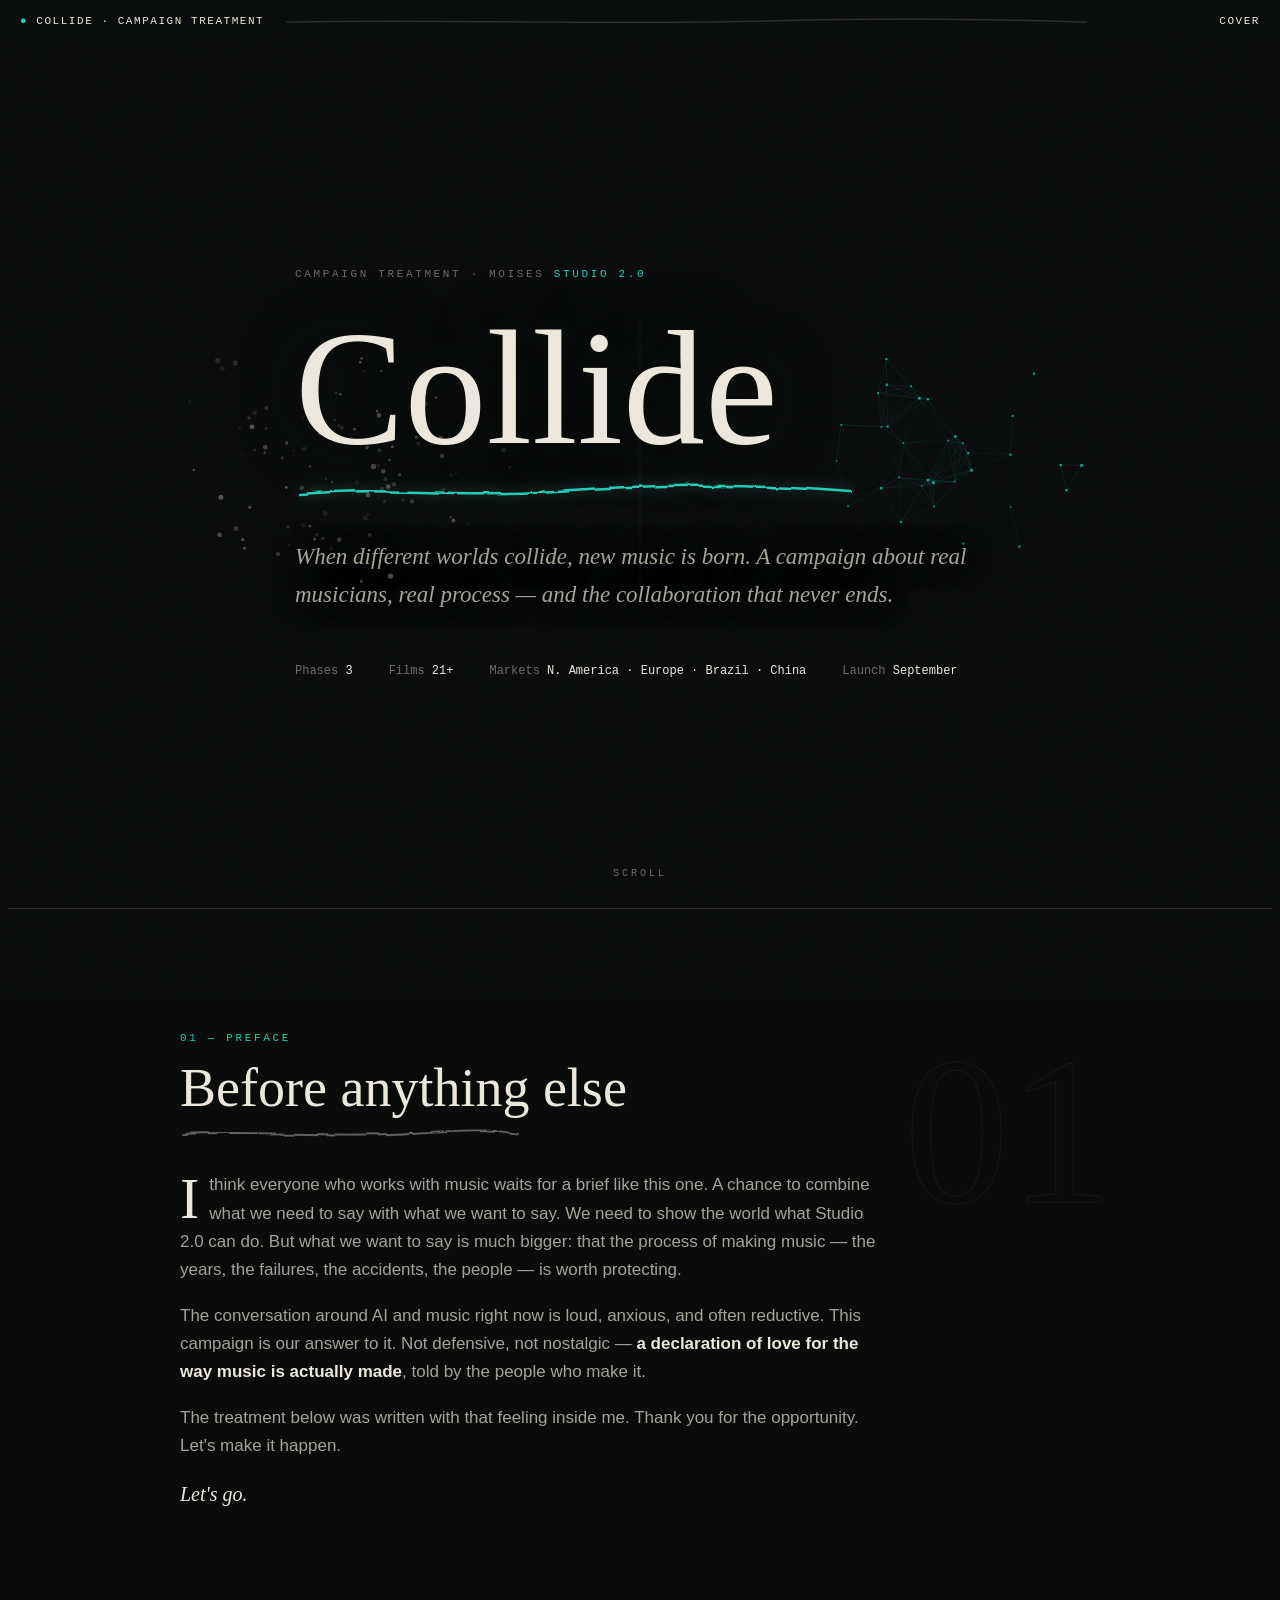
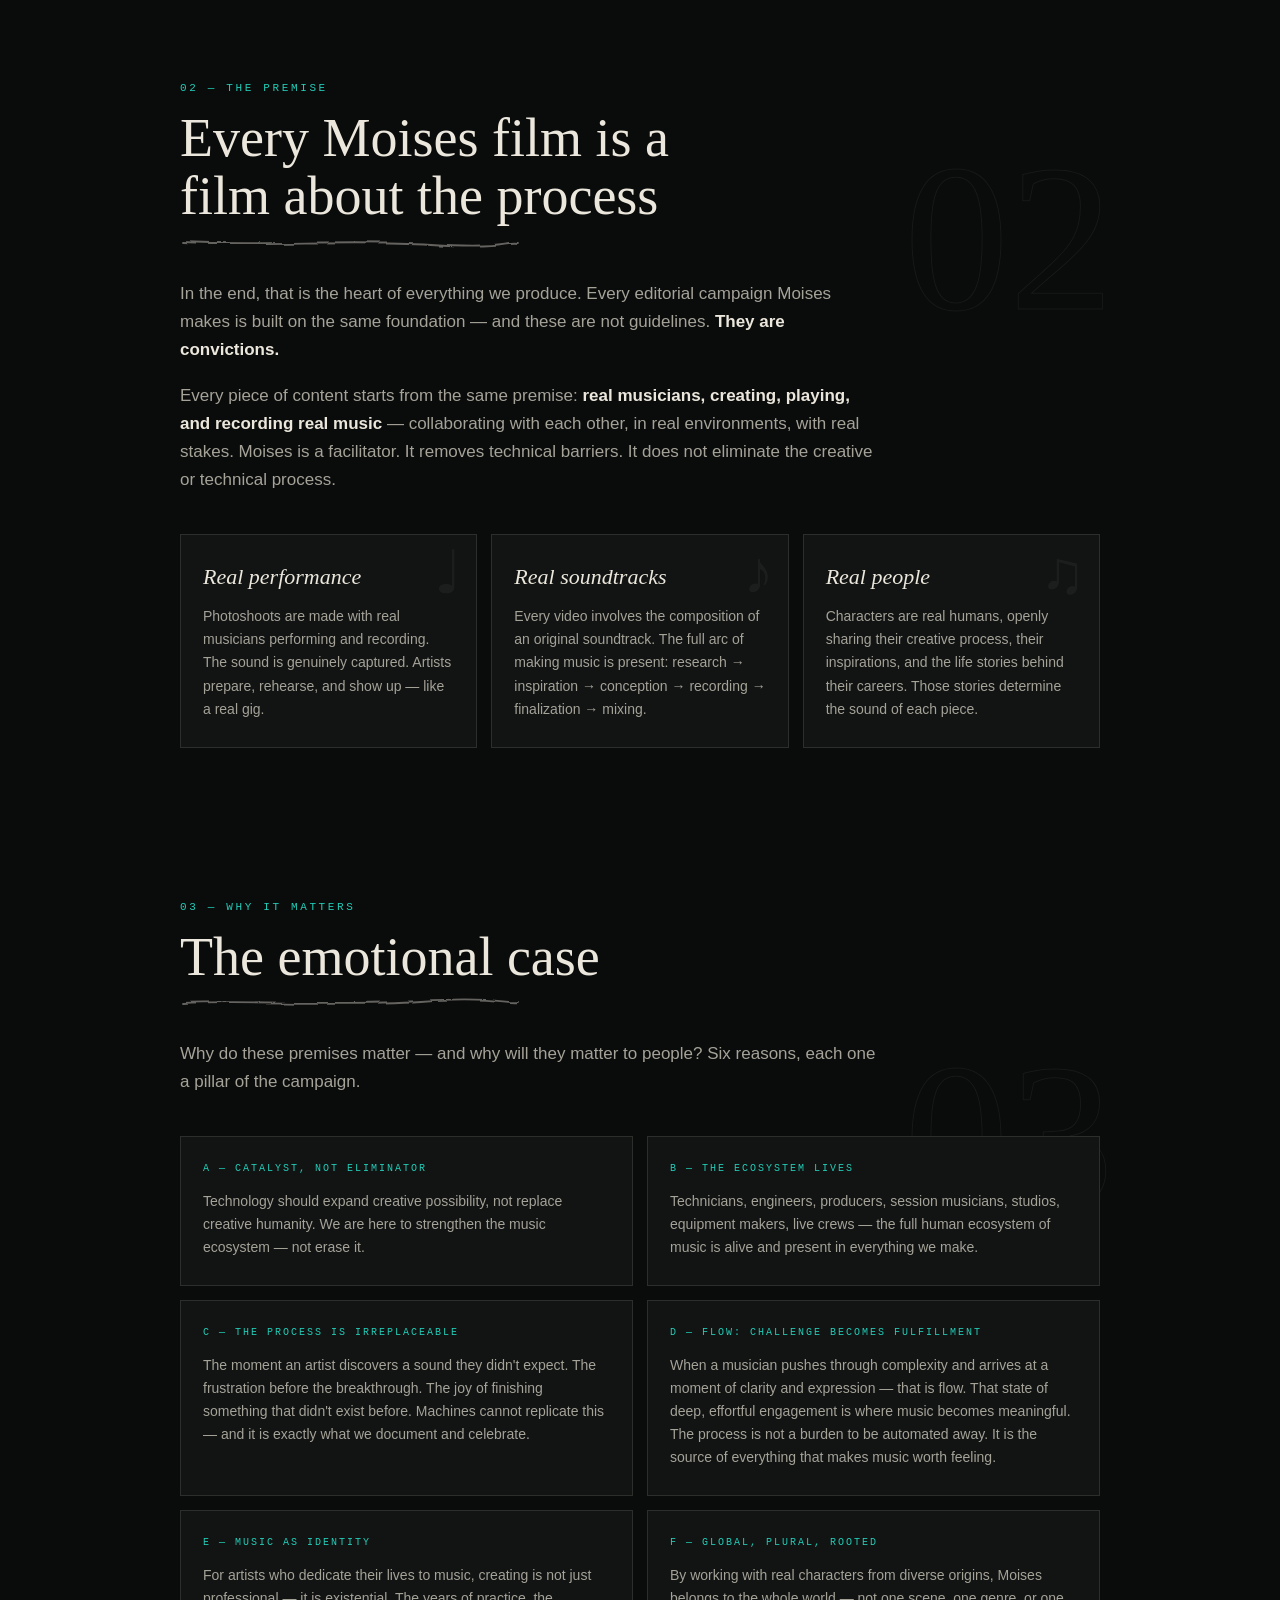
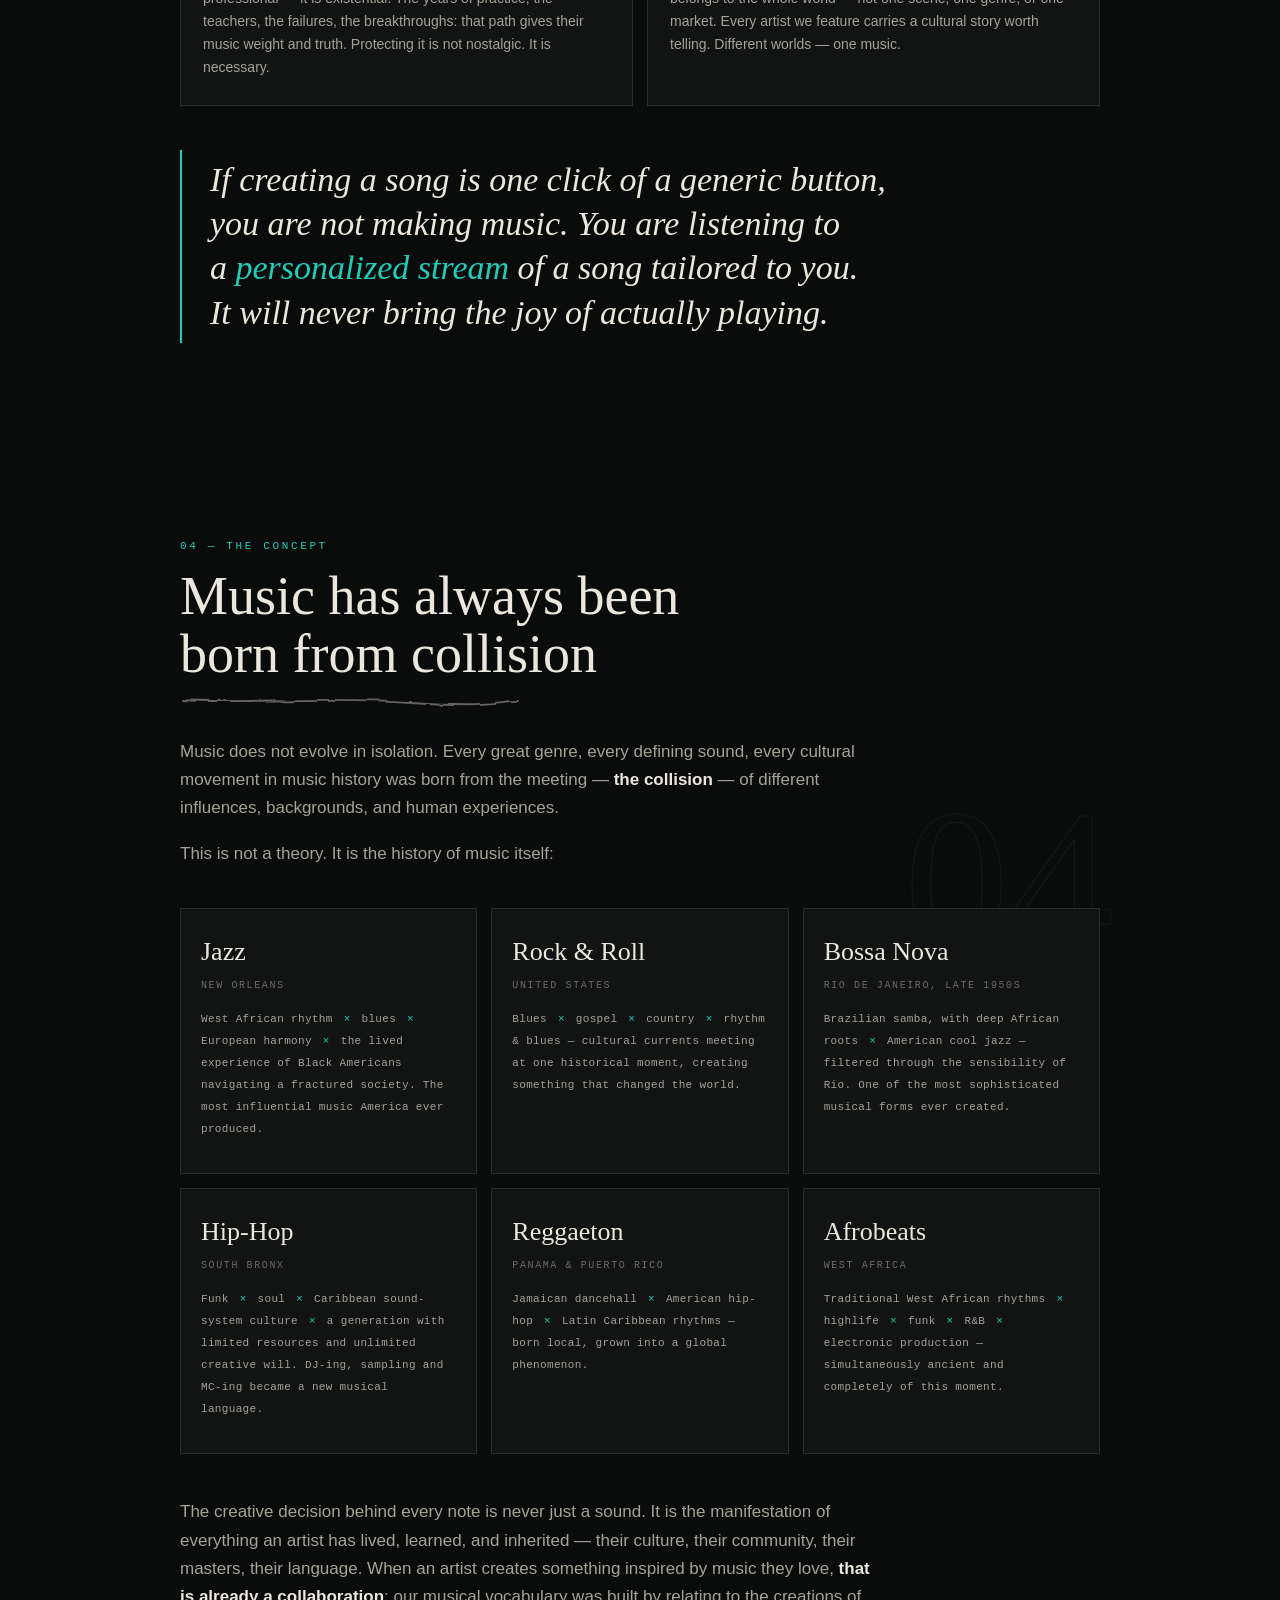
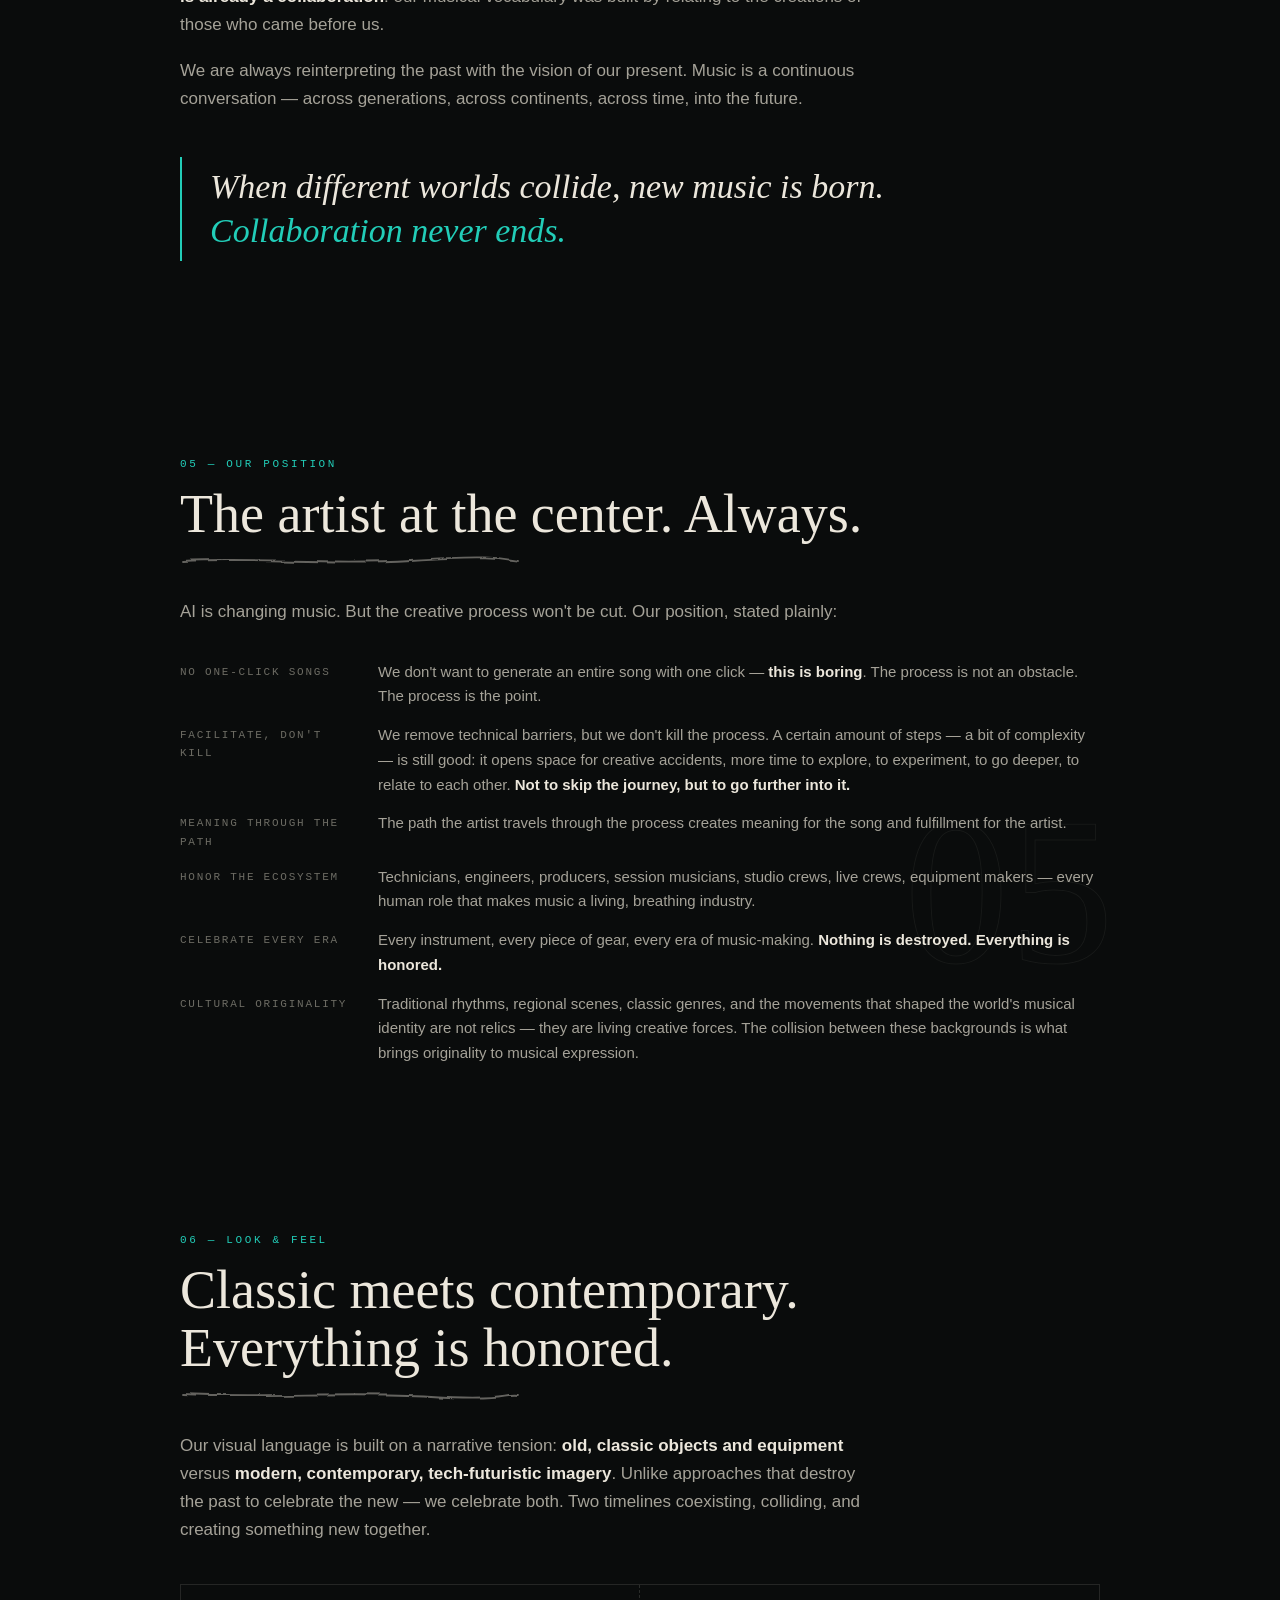
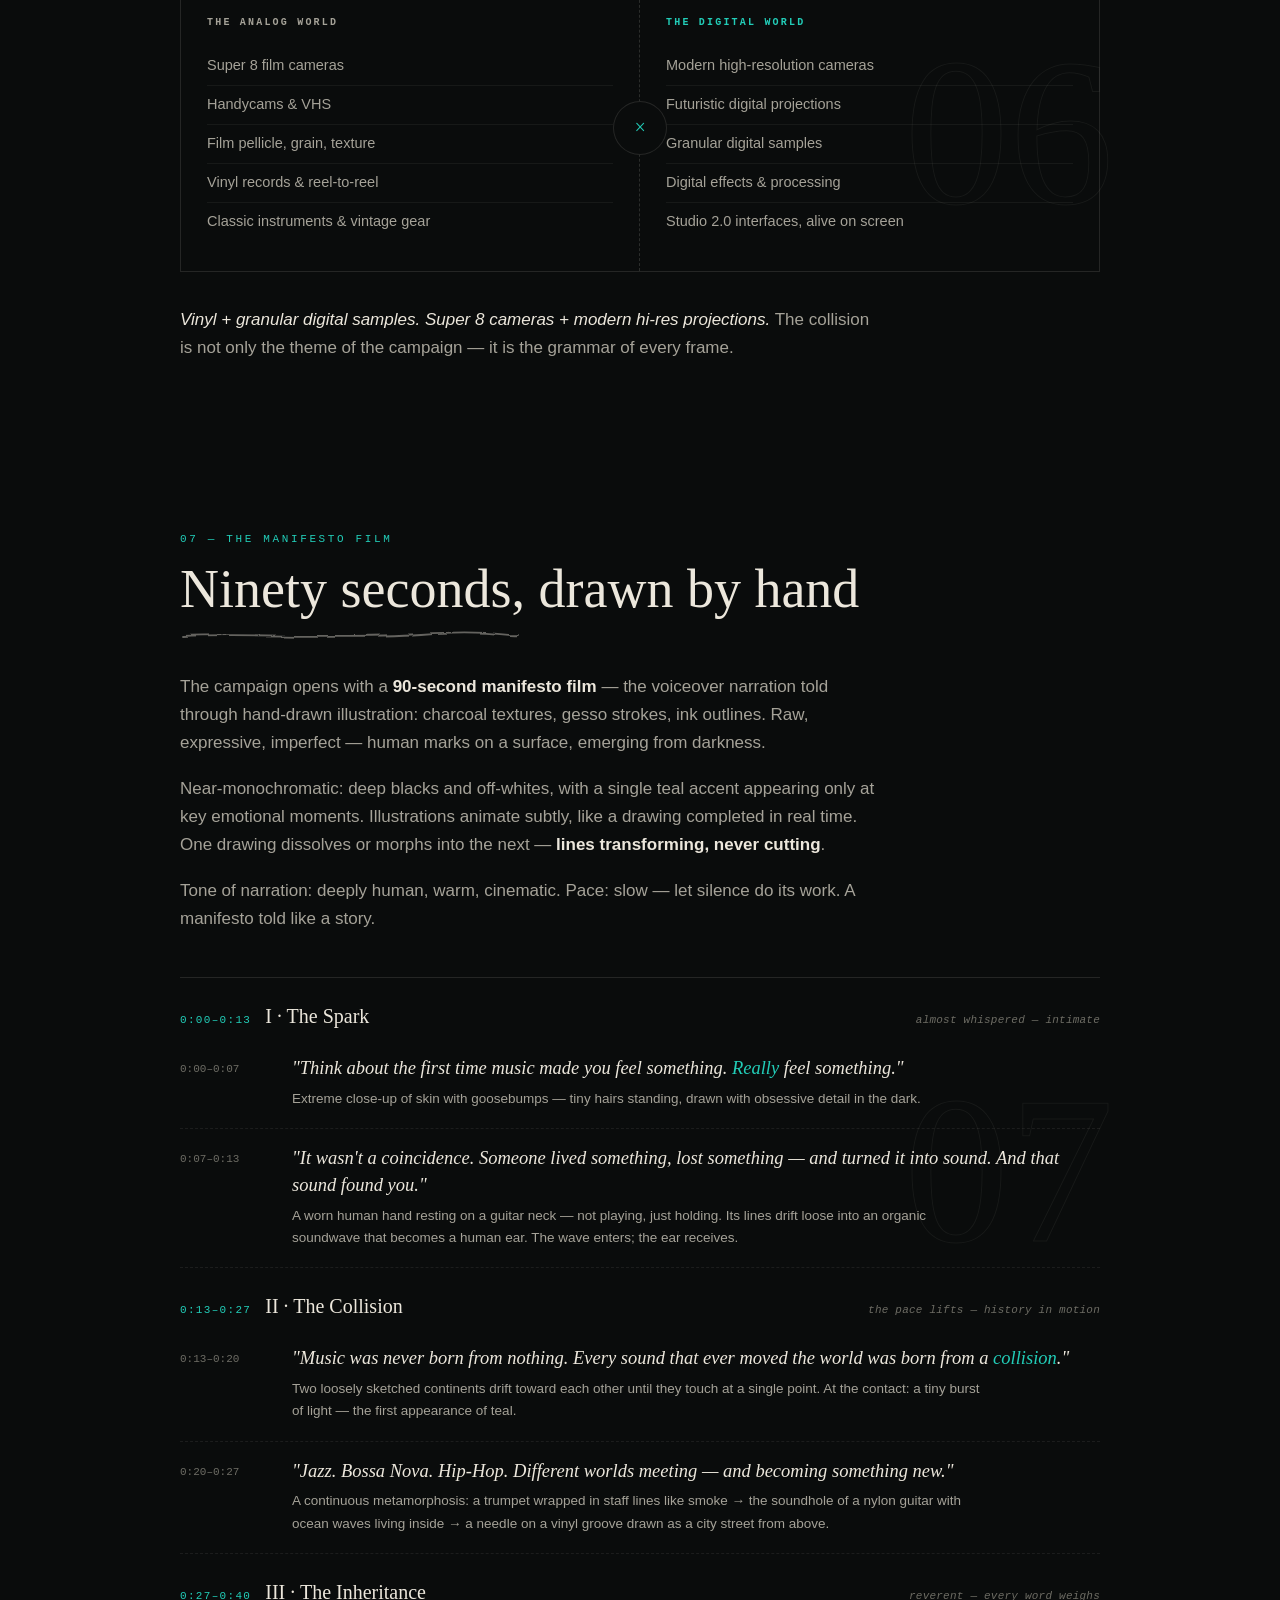
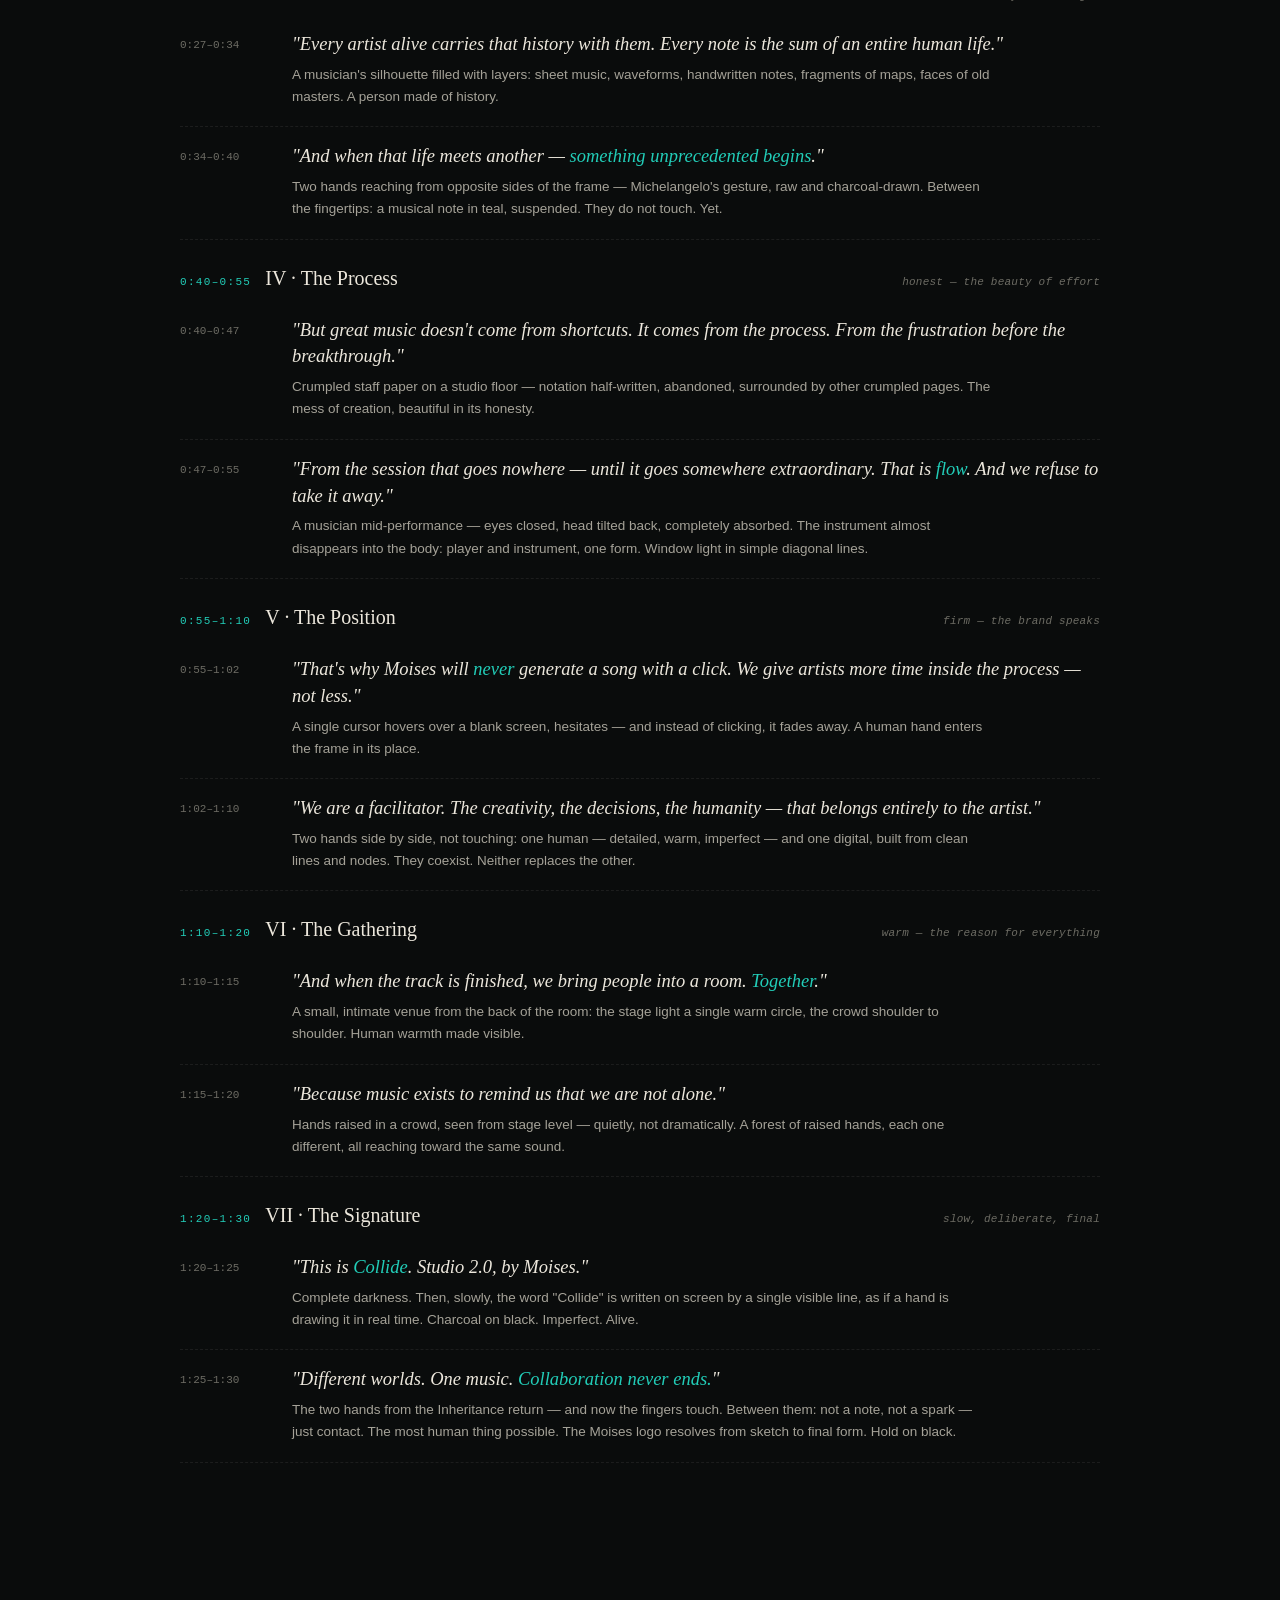
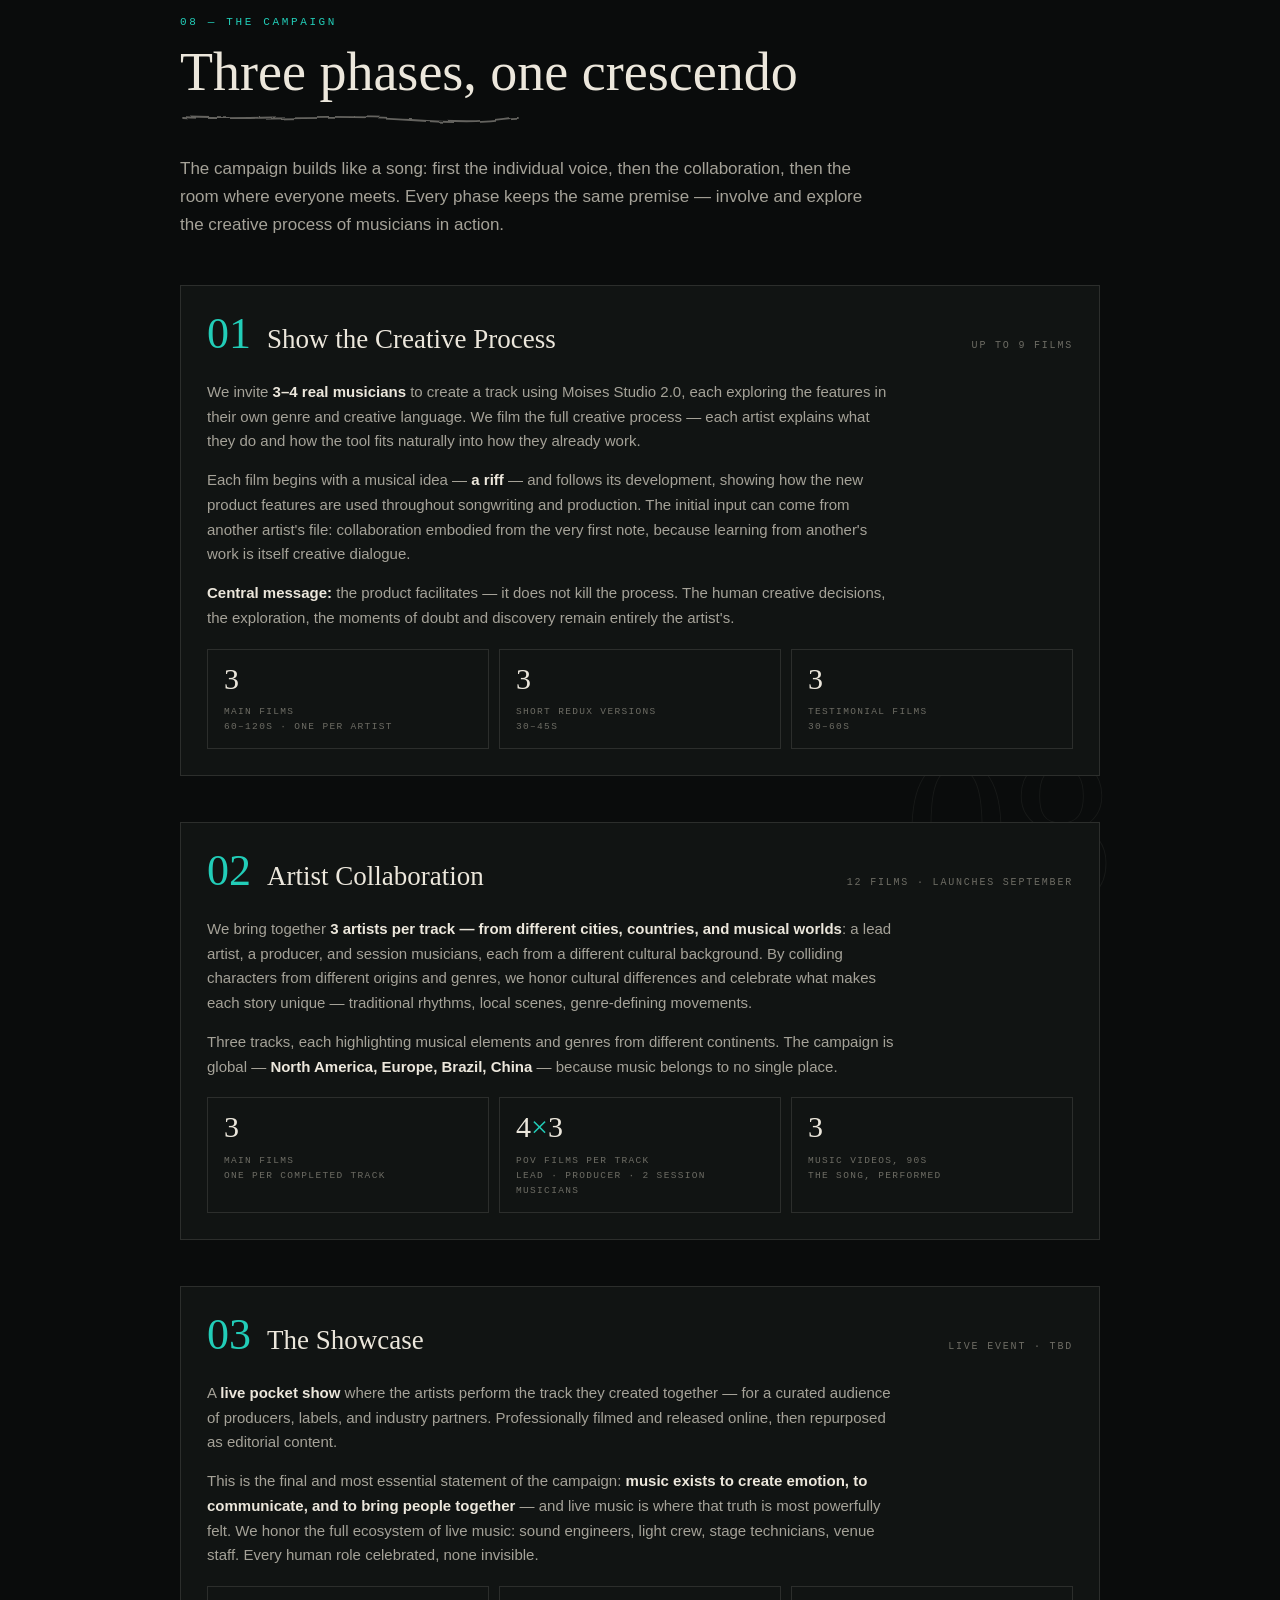
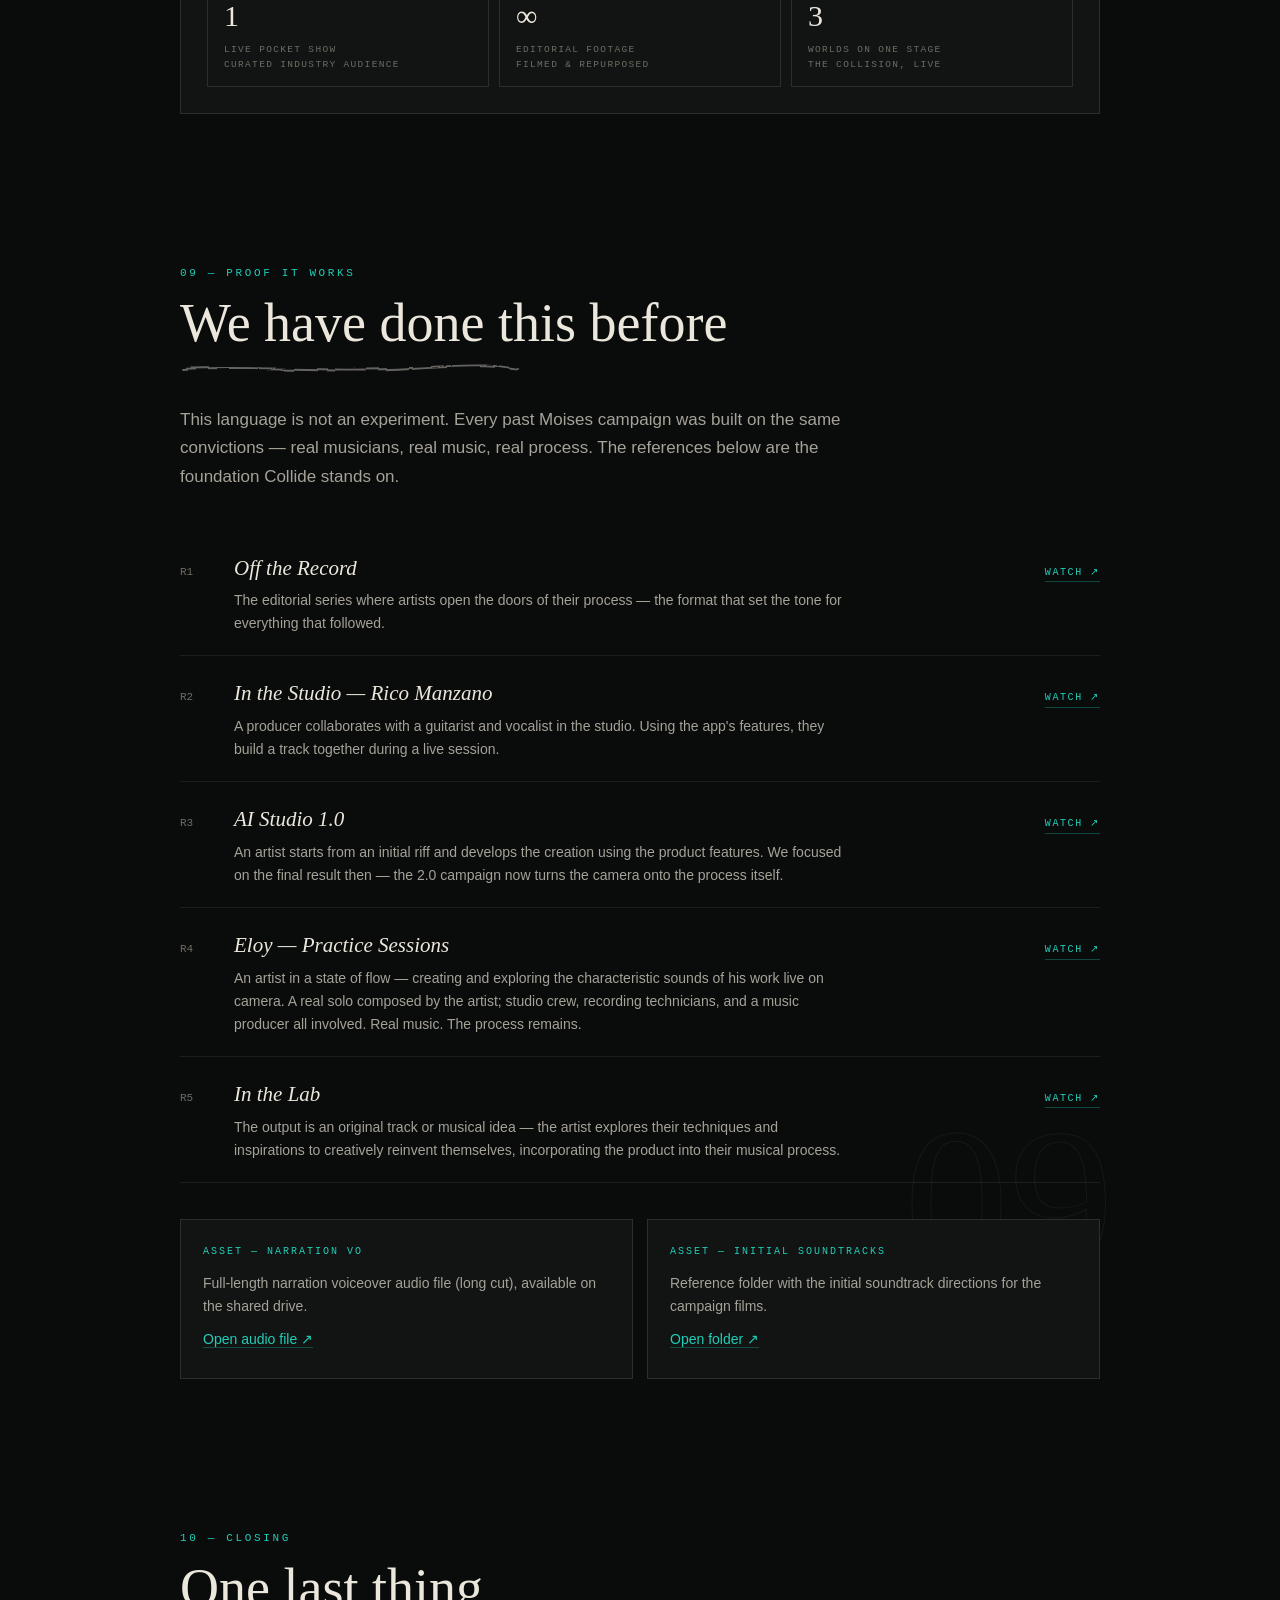
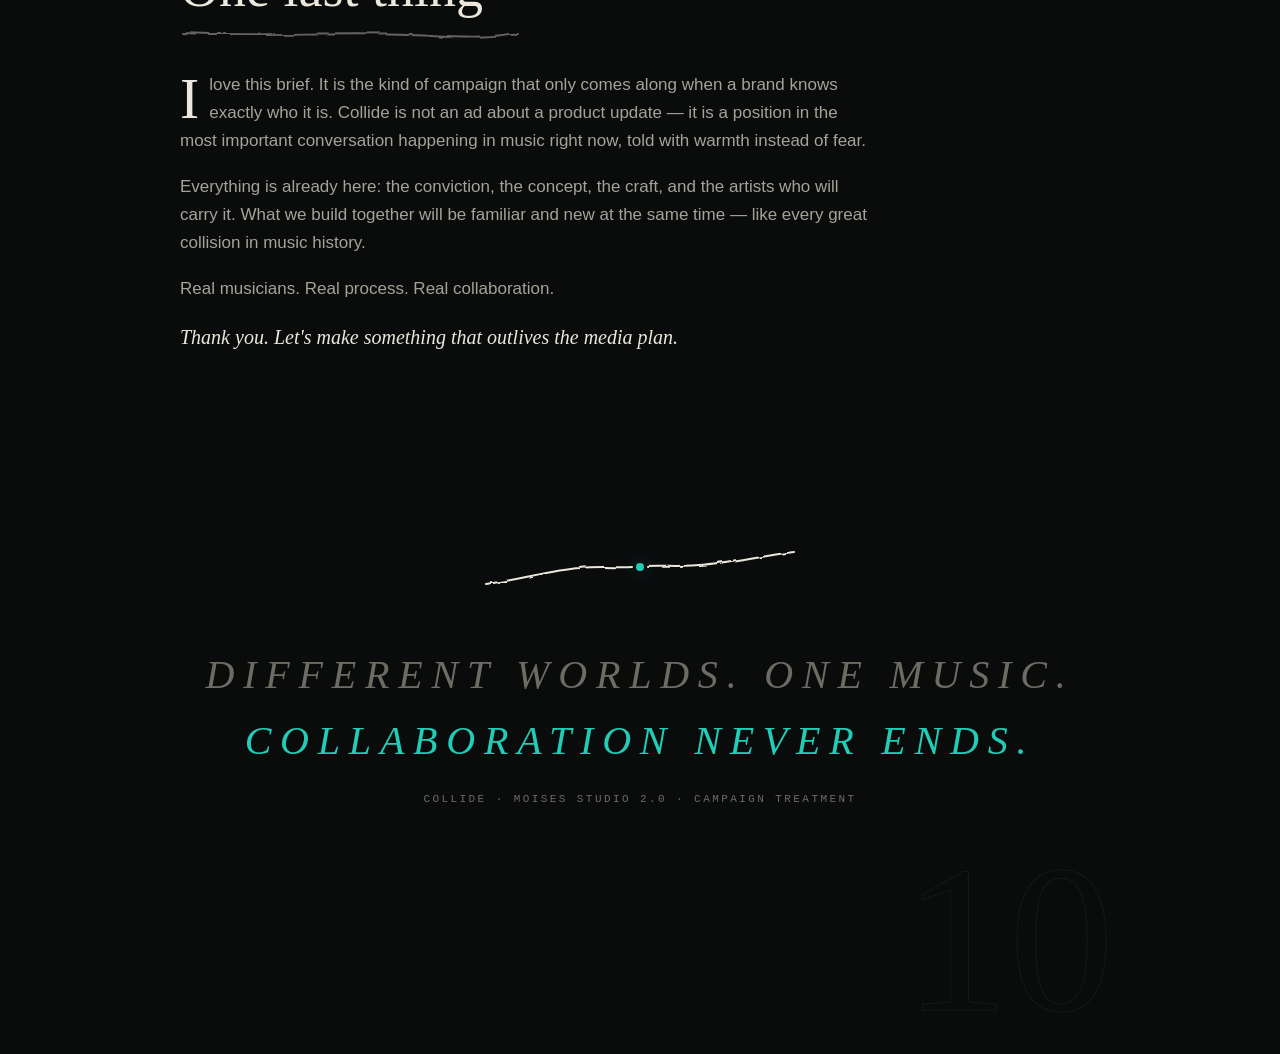
<file: collide-treatment/index.html>
<!doctype html>
<html lang="en">
<head>
<meta charset="utf-8">
<meta name="viewport" content="width=device-width, initial-scale=1">
<meta name="description" content="Collide — campaign treatment for Moises Studio 2.0. When different worlds collide, new music is born.">
<title>Collide — Campaign Treatment</title>
<style>
  :root{
    --ink:#0a0c0c;
    --ink-2:#111413;
    --ink-3:#181c1b;
    --paper:#ece7dc;
    --paper-dim:#a5a298;
    --paper-faint:#6d6c64;
    --teal:#22cdb8;
    --teal-glow:rgba(34,205,184,.35);
    --line:rgba(236,231,220,.12);
    --serif:"Bodoni 72","Didot","Playfair Display",Georgia,"Times New Roman",serif;
    --sans:"Avenir Next","Avenir","Helvetica Neue",Helvetica,Arial,sans-serif;
    --mono:"SF Mono",Menlo,Consolas,monospace;
  }
  html{scroll-behavior:smooth}
  body{
    background:var(--ink);color:var(--paper);font-family:var(--sans);
    line-height:1.65;-webkit-font-smoothing:antialiased;overflow-x:hidden;
  }
  ::selection{background:var(--teal);color:var(--ink)}
  a{color:var(--teal);text-decoration:none;border-bottom:1px solid rgba(34,205,184,.3);transition:border-color .2s}
  a:hover{border-color:var(--teal)}

  #grain{
    position:fixed;inset:-100px;z-index:60;pointer-events:none;
    background-image:url("data:image/svg+xml,%3Csvg xmlns='http://www.w3.org/2000/svg' width='300' height='300'%3E%3Cfilter id='n'%3E%3CfeTurbulence type='fractalNoise' baseFrequency='0.9' numOctaves='2' stitchTiles='stitch'/%3E%3C/filter%3E%3Crect width='300' height='300' filter='url(%23n)' opacity='0.5'/%3E%3C/svg%3E");
    opacity:.11;mix-blend-mode:overlay;animation:grain .9s steps(4) infinite;
  }
  @keyframes grain{0%{transform:translate(0,0)}25%{transform:translate(-40px,30px)}50%{transform:translate(30px,-45px)}75%{transform:translate(-25px,-20px)}100%{transform:translate(0,0)}}

  .wrap{max-width:920px;margin:0 auto;padding:0 24px;position:relative}

  /* HUD */
  #hud{
    position:fixed;top:0;left:0;right:0;z-index:50;display:flex;align-items:center;gap:20px;
    padding:12px 20px;
    background:linear-gradient(to bottom,rgba(10,12,12,.92),rgba(10,12,12,.75) 70%,transparent);
    font-family:var(--mono);font-size:11px;letter-spacing:.14em;text-transform:uppercase;color:var(--paper-faint);
  }
  #hud .brand{color:var(--paper);white-space:nowrap}
  #hud .brand i{font-style:normal;color:var(--teal)}
  #hud .bar{flex:1;height:14px;position:relative}
  #hud .bar svg{position:absolute;inset:0;width:100%;height:100%;overflow:visible}
  #hud .track{stroke:rgba(236,231,220,.16);stroke-width:1.5;fill:none}
  #hud .fill{stroke:var(--teal);stroke-width:2;fill:none;filter:drop-shadow(0 0 4px var(--teal-glow))}
  #chap{white-space:nowrap;color:var(--paper);min-width:150px;text-align:right;overflow:hidden;text-overflow:ellipsis}
  @media(max-width:680px){#hud .brand span{display:none}#chap{min-width:0;max-width:150px}}

  .reveal{opacity:0;transform:translateY(28px);transition:opacity .9s cubic-bezier(.2,.6,.2,1),transform .9s cubic-bezier(.2,.6,.2,1)}
  .reveal.in{opacity:1;transform:none}
  @media (prefers-reduced-motion:reduce){
    html{scroll-behavior:auto}
    *,*::before,*::after{animation:none!important;transition:none!important}
    .reveal{opacity:1!important;transform:none!important}
  }

  /* HERO */
  #hero{position:relative;min-height:100vh;min-height:100svh;display:flex;flex-direction:column;justify-content:center;border-bottom:1px solid var(--line);overflow:hidden}
  #collide-cv{position:absolute;inset:0;width:100%;height:100%;display:block}
  .hero-inner{position:relative;z-index:2;padding:110px 0 80px}
  .eyebrow{font-family:var(--mono);font-size:11px;letter-spacing:.24em;text-transform:uppercase;color:var(--paper-faint);margin:0 0 30px}
  .eyebrow b{color:var(--teal);font-weight:500}
  h1{font-family:var(--serif);font-weight:400;font-size:clamp(72px,14vw,164px);line-height:.92;margin:0;text-shadow:0 0 60px rgba(10,12,12,.9)}
  .hero-line{display:block;margin:14px 0 36px;max-width:560px;overflow:visible}
  .hero-line path{
    stroke:var(--teal);stroke-width:2.5;fill:none;stroke-linecap:round;
    stroke-dasharray:580;stroke-dashoffset:580;
    animation:draw 2s cubic-bezier(.5,0,.2,1) .4s forwards;
    filter:url(#rough) drop-shadow(0 0 6px var(--teal-glow));
  }
  @keyframes draw{to{stroke-dashoffset:0}}
  .hero-sub{font-family:var(--serif);font-style:italic;font-size:clamp(18px,2.6vw,23px);color:var(--paper-dim);margin:0;max-width:30em;text-shadow:0 0 30px rgba(10,12,12,.9)}
  .hero-meta{display:flex;flex-wrap:wrap;gap:12px 36px;margin-top:48px;font-family:var(--mono);font-size:12px;color:var(--paper-faint)}
  .hero-meta strong{color:var(--paper);font-weight:500}
  .scroll-cue{position:absolute;bottom:26px;left:50%;transform:translateX(-50%);z-index:2;font-family:var(--mono);font-size:10px;letter-spacing:.3em;text-transform:uppercase;color:var(--paper-faint);animation:cue 2.4s ease-in-out infinite}
  @keyframes cue{0%,100%{transform:translate(-50%,0);opacity:.5}50%{transform:translate(-50%,8px);opacity:1}}

  /* SECTIONS */
  section{padding:120px 0 30px;position:relative}
  .sec-kicker{font-family:var(--mono);font-size:11px;letter-spacing:.24em;text-transform:uppercase;color:var(--teal);display:block;margin-bottom:12px}
  h2{font-family:var(--serif);font-weight:400;font-size:clamp(34px,5.4vw,54px);margin:0 0 6px;line-height:1.08;text-wrap:balance}
  .h2-line{display:block;height:16px;max-width:340px;margin:8px 0 30px;overflow:visible}
  .h2-line path{
    stroke:rgba(236,231,220,.4);stroke-width:1.8;fill:none;stroke-linecap:round;
    stroke-dasharray:360;stroke-dashoffset:360;
    transition:stroke-dashoffset 1.6s cubic-bezier(.5,0,.2,1) .2s;filter:url(#rough);
  }
  section.in .h2-line path{stroke-dashoffset:0}
  .ghost{
    position:absolute;right:-14px;top:56px;z-index:0;
    font-family:var(--serif);font-size:clamp(120px,18vw,210px);line-height:1;
    color:transparent;-webkit-text-stroke:1px rgba(236,231,220,.06);
    pointer-events:none;user-select:none;will-change:transform;
  }
  .prose{font-size:17px;color:var(--paper-dim);max-width:41em;position:relative;z-index:1}
  .prose p{margin:0 0 18px}
  .prose b{color:var(--paper);font-weight:600}
  .prose em{color:var(--paper)}
  .drop::first-letter{
    font-family:var(--serif);font-size:3.4em;float:left;line-height:.82;
    padding:4px 10px 0 0;color:var(--paper);
  }
  .pull{
    font-family:var(--serif);font-style:italic;font-weight:400;
    font-size:clamp(24px,3.6vw,34px);line-height:1.3;color:var(--paper);
    border-left:2px solid var(--teal);padding:8px 0 8px 28px;margin:44px 0;
    max-width:26em;text-wrap:balance;position:relative;z-index:1;
  }
  .pull i{color:var(--teal);font-style:italic}
  .sig-off{font-family:var(--serif);font-style:italic;font-size:20px;color:var(--paper);margin-top:26px}

  /* cards & grids */
  .grid3{display:grid;grid-template-columns:repeat(3,1fr);gap:14px;margin-top:40px;position:relative;z-index:1}
  .grid2{display:grid;grid-template-columns:repeat(2,1fr);gap:14px;margin-top:40px;position:relative;z-index:1}
  @media(max-width:720px){.grid3,.grid2{grid-template-columns:1fr}}
  .card{
    background:var(--ink-2);border:1px solid var(--line);padding:24px 22px 26px;
    position:relative;overflow:hidden;transition:border-color .4s,transform .4s;
  }
  .card::after{content:"";position:absolute;left:0;top:0;bottom:0;width:2px;background:var(--teal);transform:scaleY(0);transform-origin:top;transition:transform .5s cubic-bezier(.5,0,.2,1)}
  .card:hover{border-color:rgba(236,231,220,.25);transform:translateY(-3px)}
  .card:hover::after{transform:scaleY(1)}
  .card h3{font-family:var(--serif);font-style:italic;font-weight:400;font-size:22px;margin:0 0 10px}
  .card h4{font-family:var(--mono);font-size:10px;font-weight:500;letter-spacing:.2em;text-transform:uppercase;color:var(--teal);margin:0 0 12px}
  .card p{margin:0;font-size:14px;color:var(--paper-dim)}
  .card p+p{margin-top:10px}
  .card .big{position:absolute;right:14px;top:8px;font-family:var(--serif);font-size:60px;color:rgba(236,231,220,.05);line-height:1}

  /* genre collisions */
  .genres{display:grid;grid-template-columns:repeat(3,1fr);gap:14px;margin-top:40px;position:relative;z-index:1}
  @media(max-width:860px){.genres{grid-template-columns:repeat(2,1fr)}}
  @media(max-width:560px){.genres{grid-template-columns:1fr}}
  .genre{background:var(--ink-2);border:1px solid var(--line);padding:22px 20px;transition:border-color .4s,box-shadow .4s;position:relative;overflow:hidden}
  .genre:hover{border-color:rgba(34,205,184,.4);box-shadow:0 0 30px rgba(34,205,184,.05)}
  .genre .formula{font-family:var(--mono);font-size:11px;line-height:2;color:var(--paper-dim);letter-spacing:.03em}
  .genre .formula i{font-style:normal;color:var(--teal);padding:0 4px}
  .genre h3{font-family:var(--serif);font-weight:400;font-size:26px;margin:0 0 4px}
  .genre .where{font-family:var(--mono);font-size:10px;letter-spacing:.16em;text-transform:uppercase;color:var(--paper-faint);display:block;margin-bottom:14px}
  .genre svg{position:absolute;right:-8px;bottom:-8px;opacity:.12}

  /* look & feel two-column tension */
  .tension{display:grid;grid-template-columns:1fr 1fr;gap:0;margin-top:40px;border:1px solid var(--line);position:relative;z-index:1}
  @media(max-width:640px){.tension{grid-template-columns:1fr}}
  .tension>div{padding:30px 26px}
  .tension>div:first-child{border-right:1px dashed rgba(236,231,220,.15)}
  @media(max-width:640px){.tension>div:first-child{border-right:none;border-bottom:1px dashed rgba(236,231,220,.15)}}
  .tension h4{font-family:var(--mono);font-size:10px;letter-spacing:.22em;text-transform:uppercase;margin:0 0 16px}
  .tension .past h4{color:var(--paper-dim)}
  .tension .future h4{color:var(--teal)}
  .tension ul{list-style:none;margin:0;padding:0;font-size:14.5px;color:var(--paper-dim)}
  .tension li{padding:7px 0;border-bottom:1px solid rgba(236,231,220,.06)}
  .tension li:last-child{border-bottom:none}
  .tension-vs{
    position:absolute;left:50%;top:50%;transform:translate(-50%,-50%);
    font-family:var(--serif);font-style:italic;font-size:20px;color:var(--teal);
    background:var(--ink);border:1px solid var(--line);border-radius:50%;
    width:52px;height:52px;display:flex;align-items:center;justify-content:center;z-index:2;
  }
  @media(max-width:640px){.tension-vs{display:none}}

  /* rules dl */
  .rules{display:grid;grid-template-columns:170px 1fr;gap:14px 28px;margin-top:34px;font-size:15px;position:relative;z-index:1}
  @media(max-width:600px){.rules{grid-template-columns:1fr;gap:2px 0}.rules dd{margin-bottom:16px}}
  .rules dt{font-family:var(--mono);font-size:11px;letter-spacing:.16em;text-transform:uppercase;color:var(--paper-faint);padding-top:3px}
  .rules dd{margin:0;color:var(--paper-dim)}
  .rules dd b{color:var(--paper);font-weight:600}

  /* film scenes compact */
  .scenes{margin-top:44px;border-top:1px solid var(--line);position:relative;z-index:1}
  .mov-row{
    display:flex;align-items:baseline;gap:14px;flex-wrap:wrap;
    padding:22px 0 6px;font-family:var(--mono);font-size:11px;letter-spacing:.12em;text-transform:uppercase;
  }
  .mov-row .tc{color:var(--teal);font-variant-numeric:tabular-nums}
  .mov-row .nm{font-family:var(--serif);font-size:20px;letter-spacing:0;text-transform:none;color:var(--paper)}
  .mov-row .mood{color:var(--paper-faint);font-style:italic;text-transform:none;letter-spacing:.02em;margin-left:auto}
  .sc{
    display:grid;grid-template-columns:88px 1fr;gap:0 24px;
    padding:16px 0 18px;border-bottom:1px dashed rgba(236,231,220,.08);
  }
  @media(max-width:600px){.sc{grid-template-columns:1fr;gap:4px 0}}
  .sc .t{font-family:var(--mono);font-size:11px;color:var(--paper-faint);font-variant-numeric:tabular-nums;padding-top:5px}
  .sc .vo{font-family:var(--serif);font-style:italic;font-size:18.5px;line-height:1.45;margin:0 0 6px;color:var(--paper)}
  .sc .vo i{color:var(--teal);font-style:italic}
  .sc .vis{font-size:13.5px;color:var(--paper-dim);margin:0;max-width:52em}

  /* phases */
  .phase{margin-top:46px;border:1px solid var(--line);background:var(--ink-2);position:relative;z-index:1;overflow:hidden}
  .phase-head{display:flex;align-items:baseline;gap:16px;flex-wrap:wrap;padding:26px 26px 0}
  .phase-head .no{font-family:var(--serif);font-size:44px;color:var(--teal);line-height:1}
  .phase-head h3{font-family:var(--serif);font-weight:400;font-size:27px;margin:0}
  .phase-head .when{margin-left:auto;font-family:var(--mono);font-size:10px;letter-spacing:.18em;text-transform:uppercase;color:var(--paper-faint)}
  .phase-body{padding:18px 26px 26px}
  .phase-body p{font-size:15px;color:var(--paper-dim);max-width:46em;margin:0 0 14px}
  .phase-body b{color:var(--paper);font-weight:600}
  .dels{display:grid;grid-template-columns:repeat(3,1fr);gap:10px;margin-top:18px}
  @media(max-width:640px){.dels{grid-template-columns:1fr}}
  .del{border:1px solid var(--line);padding:14px 16px}
  .del .v{font-family:var(--serif);font-size:30px;line-height:1;font-variant-numeric:tabular-nums}
  .del .v em{font-style:normal;color:var(--teal)}
  .del .l{font-family:var(--mono);font-size:9.5px;letter-spacing:.14em;text-transform:uppercase;color:var(--paper-faint);display:block;margin-top:7px;line-height:1.6}

  /* references */
  .refs{margin-top:40px;position:relative;z-index:1}
  .ref{
    display:grid;grid-template-columns:34px 1fr auto;gap:0 20px;align-items:baseline;
    padding:20px 0;border-bottom:1px solid rgba(236,231,220,.08);
  }
  @media(max-width:600px){.ref{grid-template-columns:34px 1fr}.ref .watch{grid-column:2}}
  .ref .idx{font-family:var(--mono);font-size:11px;color:var(--paper-faint)}
  .ref h3{font-family:var(--serif);font-style:italic;font-weight:400;font-size:21px;margin:0 0 4px}
  .ref p{margin:0;font-size:14px;color:var(--paper-dim);max-width:44em}
  .ref .watch{font-family:var(--mono);font-size:10px;letter-spacing:.16em;text-transform:uppercase;white-space:nowrap}

  /* assets */
  .assets{margin-top:36px;display:grid;grid-template-columns:1fr 1fr;gap:14px;position:relative;z-index:1}
  @media(max-width:640px){.assets{grid-template-columns:1fr}}

  footer{padding:120px 0 130px;text-align:center;position:relative}
  footer .sig{font-family:var(--serif);font-style:italic;font-size:clamp(27px,4.4vw,40px);margin:0 0 16px}
  footer .sig em{color:var(--teal)}
  footer p{font-family:var(--mono);font-size:11px;letter-spacing:.22em;text-transform:uppercase;color:var(--paper-faint);margin:0}
  #footer-hands{display:block;margin:0 auto 30px;overflow:visible}
  #footer-hands path{
    stroke:var(--paper);stroke-width:2;fill:none;stroke-linecap:round;filter:url(#rough);
    stroke-dasharray:420;stroke-dashoffset:420;transition:stroke-dashoffset 2.4s cubic-bezier(.4,0,.2,1);
  }
  #footer-hands circle{fill:var(--teal);opacity:0;transition:opacity .8s ease 2s;filter:drop-shadow(0 0 8px var(--teal-glow))}
  footer.in #footer-hands path{stroke-dashoffset:0}
  footer.in #footer-hands circle{opacity:1}
</style>

</head>
<body>
<svg width="0" height="0" style="position:absolute" aria-hidden="true">
  <defs>
    <filter id="rough" x="-10%" y="-400%" width="120%" height="900%">
      <feTurbulence type="fractalNoise" baseFrequency="0.035" numOctaves="4" seed="7" result="n"/>
      <feDisplacementMap in="SourceGraphic" in2="n" scale="5"/>
    </filter>
  </defs>
</svg>

<div id="grain" aria-hidden="true"></div>

<div id="hud" aria-hidden="true">
  <span class="brand"><i>●</i> Collide <span>· Campaign Treatment</span></span>
  <div class="bar">
    <svg viewBox="0 0 600 14" preserveAspectRatio="none">
      <path class="track" d="M2 8 C 120 5, 240 11, 360 7 S 540 6, 598 8"/>
      <path class="fill" id="hud-fill" d="M2 8 C 120 5, 240 11, 360 7 S 540 6, 598 8"/>
    </svg>
  </div>
  <span id="chap">Cover</span>
</div>

<!-- ================= HERO ================= -->
<div id="hero" data-chap="Cover">
  <canvas id="collide-cv" aria-hidden="true"></canvas>
  <div class="wrap hero-inner">
    <p class="eyebrow">Campaign Treatment · Moises <b>Studio 2.0</b></p>
    <h1>Collide</h1>
    <svg class="hero-line" viewBox="0 0 560 24" height="24" aria-hidden="true">
      <path d="M4 16 C 100 8, 160 20, 260 13 S 460 6, 556 14"/>
    </svg>
    <p class="hero-sub">When different worlds collide, new music is born. A campaign about real musicians, real process — and the collaboration that never ends.</p>
    <div class="hero-meta">
      <span>Phases <strong>3</strong></span>
      <span>Films <strong>21+</strong></span>
      <span>Markets <strong>N. America · Europe · Brazil · China</strong></span>
      <span>Launch <strong>September</strong></span>
    </div>
  </div>
  <span class="scroll-cue">Scroll</span>
</div>

<div class="wrap">

<!-- ================= 01 PREFACE ================= -->
<section id="preface" data-chap="01 — Preface">
  <span class="ghost" aria-hidden="true">01</span>
  <span class="sec-kicker reveal">01 — Preface</span>
  <h2 class="reveal">Before anything else</h2>
  <svg class="h2-line" viewBox="0 0 340 16" aria-hidden="true"><path d="M2 9 C 80 5, 150 13, 230 8 S 320 6, 338 9"/></svg>
  <div class="prose reveal">
    <p class="drop">I think everyone who works with music waits for a brief like this one. A chance to combine what we need to say with what we want to say. We need to show the world what Studio 2.0 can do. But what we want to say is much bigger: that the process of making music — the years, the failures, the accidents, the people — is worth protecting.</p>
    <p>The conversation around AI and music right now is loud, anxious, and often reductive. This campaign is our answer to it. Not defensive, not nostalgic — <b>a declaration of love for the way music is actually made</b>, told by the people who make it.</p>
    <p>The treatment below was written with that feeling inside me. Thank you for the opportunity. Let's make it happen.</p>
    <p class="sig-off">Let's go.</p>
  </div>
</section>

<!-- ================= 02 THE PREMISE ================= -->
<section id="premise" data-chap="02 — The Premise">
  <span class="ghost" aria-hidden="true">02</span>
  <span class="sec-kicker reveal">02 — The Premise</span>
  <h2 class="reveal">Every Moises film is a film about the process</h2>
  <svg class="h2-line" viewBox="0 0 340 16" aria-hidden="true"><path d="M2 8 C 90 12, 170 5, 250 10 S 320 7, 338 9"/></svg>
  <div class="prose reveal">
    <p>In the end, that is the heart of everything we produce. Every editorial campaign Moises makes is built on the same foundation — and these are not guidelines. <b>They are convictions.</b></p>
    <p>Every piece of content starts from the same premise: <b>real musicians, creating, playing, and recording real music</b> — collaborating with each other, in real environments, with real stakes. Moises is a facilitator. It removes technical barriers. It does not eliminate the creative or technical process.</p>
  </div>
  <div class="grid3">
    <div class="card reveal"><span class="big">♩</span>
      <h3>Real performance</h3>
      <p>Photoshoots are made with real musicians performing and recording. The sound is genuinely captured. Artists prepare, rehearse, and show up — like a real gig.</p>
    </div>
    <div class="card reveal" style="transition-delay:.12s"><span class="big">♪</span>
      <h3>Real soundtracks</h3>
      <p>Every video involves the composition of an original soundtrack. The full arc of making music is present: research → inspiration → conception → recording → finalization → mixing.</p>
    </div>
    <div class="card reveal" style="transition-delay:.24s"><span class="big">♫</span>
      <h3>Real people</h3>
      <p>Characters are real humans, openly sharing their creative process, their inspirations, and the life stories behind their careers. Those stories determine the sound of each piece.</p>
    </div>
  </div>
</section>

<!-- ================= 03 WHY IT MATTERS ================= -->
<section id="why" data-chap="03 — Why It Matters">
  <span class="ghost" aria-hidden="true">03</span>
  <span class="sec-kicker reveal">03 — Why It Matters</span>
  <h2 class="reveal">The emotional case</h2>
  <svg class="h2-line" viewBox="0 0 340 16" aria-hidden="true"><path d="M2 9 C 70 6, 160 12, 240 7 S 322 10, 338 8"/></svg>
  <div class="prose reveal">
    <p>Why do these premises matter — and why will they matter to people? Six reasons, each one a pillar of the campaign.</p>
  </div>
  <div class="grid2">
    <div class="card reveal"><h4>A — Catalyst, not eliminator</h4>
      <p>Technology should expand creative possibility, not replace creative humanity. We are here to strengthen the music ecosystem — not erase it.</p>
    </div>
    <div class="card reveal" style="transition-delay:.08s"><h4>B — The ecosystem lives</h4>
      <p>Technicians, engineers, producers, session musicians, studios, equipment makers, live crews — the full human ecosystem of music is alive and present in everything we make.</p>
    </div>
    <div class="card reveal"><h4>C — The process is irreplaceable</h4>
      <p>The moment an artist discovers a sound they didn't expect. The frustration before the breakthrough. The joy of finishing something that didn't exist before. Machines cannot replicate this — and it is exactly what we document and celebrate.</p>
    </div>
    <div class="card reveal" style="transition-delay:.08s"><h4>D — Flow: challenge becomes fulfillment</h4>
      <p>When a musician pushes through complexity and arrives at a moment of clarity and expression — that is flow. That state of deep, effortful engagement is where music becomes meaningful. The process is not a burden to be automated away. It is the source of everything that makes music worth feeling.</p>
    </div>
    <div class="card reveal"><h4>E — Music as identity</h4>
      <p>For artists who dedicate their lives to music, creating is not just professional — it is existential. The years of practice, the teachers, the failures, the breakthroughs: that path gives their music weight and truth. Protecting it is not nostalgic. It is necessary.</p>
    </div>
    <div class="card reveal" style="transition-delay:.08s"><h4>F — Global, plural, rooted</h4>
      <p>By working with real characters from diverse origins, Moises belongs to the whole world — not one scene, one genre, or one market. Every artist we feature carries a cultural story worth telling. Different worlds — one music.</p>
    </div>
  </div>
  <blockquote class="pull reveal">If creating a song is one click of a generic button, you are not making music. You are listening to a <i>personalized stream</i> of a song tailored to you. It will never bring the joy of actually playing.</blockquote>
</section>

<!-- ================= 04 THE CONCEPT ================= -->
<section id="concept" data-chap="04 — The Concept">
  <span class="ghost" aria-hidden="true">04</span>
  <span class="sec-kicker reveal">04 — The Concept</span>
  <h2 class="reveal">Music has always been born from collision</h2>
  <svg class="h2-line" viewBox="0 0 340 16" aria-hidden="true"><path d="M2 8 C 60 12, 140 4, 230 10 S 320 8, 338 9"/></svg>
  <div class="prose reveal">
    <p>Music does not evolve in isolation. Every great genre, every defining sound, every cultural movement in music history was born from the meeting — <b>the collision</b> — of different influences, backgrounds, and human experiences.</p>
    <p>This is not a theory. It is the history of music itself:</p>
  </div>
  <div class="genres">
    <div class="genre reveal">
      <h3>Jazz</h3><span class="where">New Orleans</span>
      <p class="formula">West African rhythm <i>×</i> blues <i>×</i> European harmony <i>×</i> the lived experience of Black Americans navigating a fractured society. The most influential music America ever produced.</p>
    </div>
    <div class="genre reveal" style="transition-delay:.07s">
      <h3>Rock &amp; Roll</h3><span class="where">United States</span>
      <p class="formula">Blues <i>×</i> gospel <i>×</i> country <i>×</i> rhythm &amp; blues — cultural currents meeting at one historical moment, creating something that changed the world.</p>
    </div>
    <div class="genre reveal" style="transition-delay:.14s">
      <h3>Bossa Nova</h3><span class="where">Rio de Janeiro, late 1950s</span>
      <p class="formula">Brazilian samba, with deep African roots <i>×</i> American cool jazz — filtered through the sensibility of Rio. One of the most sophisticated musical forms ever created.</p>
    </div>
    <div class="genre reveal">
      <h3>Hip-Hop</h3><span class="where">South Bronx</span>
      <p class="formula">Funk <i>×</i> soul <i>×</i> Caribbean sound-system culture <i>×</i> a generation with limited resources and unlimited creative will. DJ-ing, sampling and MC-ing became a new musical language.</p>
    </div>
    <div class="genre reveal" style="transition-delay:.07s">
      <h3>Reggaeton</h3><span class="where">Panama &amp; Puerto Rico</span>
      <p class="formula">Jamaican dancehall <i>×</i> American hip-hop <i>×</i> Latin Caribbean rhythms — born local, grown into a global phenomenon.</p>
    </div>
    <div class="genre reveal" style="transition-delay:.14s">
      <h3>Afrobeats</h3><span class="where">West Africa</span>
      <p class="formula">Traditional West African rhythms <i>×</i> highlife <i>×</i> funk <i>×</i> R&amp;B <i>×</i> electronic production — simultaneously ancient and completely of this moment.</p>
    </div>
  </div>
  <div class="prose reveal" style="margin-top:44px">
    <p>The creative decision behind every note is never just a sound. It is the manifestation of everything an artist has lived, learned, and inherited — their culture, their community, their masters, their language. When an artist creates something inspired by music they love, <b>that is already a collaboration</b>: our musical vocabulary was built by relating to the creations of those who came before us.</p>
    <p>We are always reinterpreting the past with the vision of our present. Music is a continuous conversation — across generations, across continents, across time, into the future.</p>
  </div>
  <blockquote class="pull reveal">When different worlds collide, new music is born.<br><i>Collaboration never ends.</i></blockquote>
</section>

<!-- ================= 05 OUR POSITION ================= -->
<section id="position" data-chap="05 — Our Position">
  <span class="ghost" aria-hidden="true">05</span>
  <span class="sec-kicker reveal">05 — Our Position</span>
  <h2 class="reveal">The artist at the center. Always.</h2>
  <svg class="h2-line" viewBox="0 0 340 16" aria-hidden="true"><path d="M2 9 C 80 5, 150 13, 230 8 S 320 6, 338 9"/></svg>
  <div class="prose reveal">
    <p>AI is changing music. But the creative process won't be cut. Our position, stated plainly:</p>
  </div>
  <dl class="rules reveal">
    <dt>No one-click songs</dt>
    <dd>We don't want to generate an entire song with one click — <b>this is boring</b>. The process is not an obstacle. The process is the point.</dd>
    <dt>Facilitate, don't kill</dt>
    <dd>We remove technical barriers, but we don't kill the process. A certain amount of steps — a bit of complexity — is still good: it opens space for creative accidents, more time to explore, to experiment, to go deeper, to relate to each other. <b>Not to skip the journey, but to go further into it.</b></dd>
    <dt>Meaning through the path</dt>
    <dd>The path the artist travels through the process creates meaning for the song and fulfillment for the artist.</dd>
    <dt>Honor the ecosystem</dt>
    <dd>Technicians, engineers, producers, session musicians, studio crews, live crews, equipment makers — every human role that makes music a living, breathing industry.</dd>
    <dt>Celebrate every era</dt>
    <dd>Every instrument, every piece of gear, every era of music-making. <b>Nothing is destroyed. Everything is honored.</b></dd>
    <dt>Cultural originality</dt>
    <dd>Traditional rhythms, regional scenes, classic genres, and the movements that shaped the world's musical identity are not relics — they are living creative forces. The collision between these backgrounds is what brings originality to musical expression.</dd>
  </dl>
</section>

<!-- ================= 06 LOOK & FEEL ================= -->
<section id="look" data-chap="06 — Look &amp; Feel">
  <span class="ghost" aria-hidden="true">06</span>
  <span class="sec-kicker reveal">06 — Look &amp; Feel</span>
  <h2 class="reveal">Classic meets contemporary. Everything is honored.</h2>
  <svg class="h2-line" viewBox="0 0 340 16" aria-hidden="true"><path d="M2 8 C 90 12, 170 5, 250 10 S 320 7, 338 9"/></svg>
  <div class="prose reveal">
    <p>Our visual language is built on a narrative tension: <b>old, classic objects and equipment</b> versus <b>modern, contemporary, tech-futuristic imagery</b>. Unlike approaches that destroy the past to celebrate the new — we celebrate both. Two timelines coexisting, colliding, and creating something new together.</p>
  </div>
  <div class="tension reveal">
    <div class="past">
      <h4>The Analog World</h4>
      <ul>
        <li>Super 8 film cameras</li>
        <li>Handycams &amp; VHS</li>
        <li>Film pellicle, grain, texture</li>
        <li>Vinyl records &amp; reel-to-reel</li>
        <li>Classic instruments &amp; vintage gear</li>
      </ul>
    </div>
    <span class="tension-vs">×</span>
    <div class="future">
      <h4>The Digital World</h4>
      <ul>
        <li>Modern high-resolution cameras</li>
        <li>Futuristic digital projections</li>
        <li>Granular digital samples</li>
        <li>Digital effects &amp; processing</li>
        <li>Studio 2.0 interfaces, alive on screen</li>
      </ul>
    </div>
  </div>
  <div class="prose reveal" style="margin-top:34px">
    <p><em>Vinyl + granular digital samples. Super 8 cameras + modern hi-res projections.</em> The collision is not only the theme of the campaign — it is the grammar of every frame.</p>
  </div>
</section>

<!-- ================= 07 THE MANIFESTO FILM ================= -->
<section id="film" data-chap="07 — The Manifesto Film">
  <span class="ghost" aria-hidden="true">07</span>
  <span class="sec-kicker reveal">07 — The Manifesto Film</span>
  <h2 class="reveal">Ninety seconds, drawn by hand</h2>
  <svg class="h2-line" viewBox="0 0 340 16" aria-hidden="true"><path d="M2 9 C 70 6, 160 12, 240 7 S 322 10, 338 8"/></svg>
  <div class="prose reveal">
    <p>The campaign opens with a <b>90-second manifesto film</b> — the voiceover narration told through hand-drawn illustration: charcoal textures, gesso strokes, ink outlines. Raw, expressive, imperfect — human marks on a surface, emerging from darkness.</p>
    <p>Near-monochromatic: deep blacks and off-whites, with a single teal accent appearing only at key emotional moments. Illustrations animate subtly, like a drawing completed in real time. One drawing dissolves or morphs into the next — <b>lines transforming, never cutting</b>.</p>
    <p>Tone of narration: deeply human, warm, cinematic. Pace: slow — let silence do its work. A manifesto told like a story.</p>
  </div>

  <div class="scenes">
    <div class="mov-row reveal"><span class="tc">0:00–0:13</span><span class="nm">I · The Spark</span><span class="mood">almost whispered — intimate</span></div>
    <div class="sc reveal"><span class="t">0:00–0:07</span><div>
      <p class="vo">"Think about the first time music made you feel something. <i>Really</i> feel something."</p>
      <p class="vis">Extreme close-up of skin with goosebumps — tiny hairs standing, drawn with obsessive detail in the dark.</p></div></div>
    <div class="sc reveal"><span class="t">0:07–0:13</span><div>
      <p class="vo">"It wasn't a coincidence. Someone lived something, lost something — and turned it into sound. And that sound found you."</p>
      <p class="vis">A worn human hand resting on a guitar neck — not playing, just holding. Its lines drift loose into an organic soundwave that becomes a human ear. The wave enters; the ear receives.</p></div></div>

    <div class="mov-row reveal"><span class="tc">0:13–0:27</span><span class="nm">II · The Collision</span><span class="mood">the pace lifts — history in motion</span></div>
    <div class="sc reveal"><span class="t">0:13–0:20</span><div>
      <p class="vo">"Music was never born from nothing. Every sound that ever moved the world was born from a <i>collision</i>."</p>
      <p class="vis">Two loosely sketched continents drift toward each other until they touch at a single point. At the contact: a tiny burst of light — the first appearance of teal.</p></div></div>
    <div class="sc reveal"><span class="t">0:20–0:27</span><div>
      <p class="vo">"Jazz. Bossa Nova. Hip-Hop. Different worlds meeting — and becoming something new."</p>
      <p class="vis">A continuous metamorphosis: a trumpet wrapped in staff lines like smoke → the soundhole of a nylon guitar with ocean waves living inside → a needle on a vinyl groove drawn as a city street from above.</p></div></div>

    <div class="mov-row reveal"><span class="tc">0:27–0:40</span><span class="nm">III · The Inheritance</span><span class="mood">reverent — every word weighs</span></div>
    <div class="sc reveal"><span class="t">0:27–0:34</span><div>
      <p class="vo">"Every artist alive carries that history with them. Every note is the sum of an entire human life."</p>
      <p class="vis">A musician's silhouette filled with layers: sheet music, waveforms, handwritten notes, fragments of maps, faces of old masters. A person made of history.</p></div></div>
    <div class="sc reveal"><span class="t">0:34–0:40</span><div>
      <p class="vo">"And when that life meets another — <i>something unprecedented begins</i>."</p>
      <p class="vis">Two hands reaching from opposite sides of the frame — Michelangelo's gesture, raw and charcoal-drawn. Between the fingertips: a musical note in teal, suspended. They do not touch. Yet.</p></div></div>

    <div class="mov-row reveal"><span class="tc">0:40–0:55</span><span class="nm">IV · The Process</span><span class="mood">honest — the beauty of effort</span></div>
    <div class="sc reveal"><span class="t">0:40–0:47</span><div>
      <p class="vo">"But great music doesn't come from shortcuts. It comes from the process. From the frustration before the breakthrough."</p>
      <p class="vis">Crumpled staff paper on a studio floor — notation half-written, abandoned, surrounded by other crumpled pages. The mess of creation, beautiful in its honesty.</p></div></div>
    <div class="sc reveal"><span class="t">0:47–0:55</span><div>
      <p class="vo">"From the session that goes nowhere — until it goes somewhere extraordinary. That is <i>flow</i>. And we refuse to take it away."</p>
      <p class="vis">A musician mid-performance — eyes closed, head tilted back, completely absorbed. The instrument almost disappears into the body: player and instrument, one form. Window light in simple diagonal lines.</p></div></div>

    <div class="mov-row reveal"><span class="tc">0:55–1:10</span><span class="nm">V · The Position</span><span class="mood">firm — the brand speaks</span></div>
    <div class="sc reveal"><span class="t">0:55–1:02</span><div>
      <p class="vo">"That's why Moises will <i>never</i> generate a song with a click. We give artists more time inside the process — not less."</p>
      <p class="vis">A single cursor hovers over a blank screen, hesitates — and instead of clicking, it fades away. A human hand enters the frame in its place.</p></div></div>
    <div class="sc reveal"><span class="t">1:02–1:10</span><div>
      <p class="vo">"We are a facilitator. The creativity, the decisions, the humanity — that belongs entirely to the artist."</p>
      <p class="vis">Two hands side by side, not touching: one human — detailed, warm, imperfect — and one digital, built from clean lines and nodes. They coexist. Neither replaces the other.</p></div></div>

    <div class="mov-row reveal"><span class="tc">1:10–1:20</span><span class="nm">VI · The Gathering</span><span class="mood">warm — the reason for everything</span></div>
    <div class="sc reveal"><span class="t">1:10–1:15</span><div>
      <p class="vo">"And when the track is finished, we bring people into a room. <i>Together</i>."</p>
      <p class="vis">A small, intimate venue from the back of the room: the stage light a single warm circle, the crowd shoulder to shoulder. Human warmth made visible.</p></div></div>
    <div class="sc reveal"><span class="t">1:15–1:20</span><div>
      <p class="vo">"Because music exists to remind us that we are not alone."</p>
      <p class="vis">Hands raised in a crowd, seen from stage level — quietly, not dramatically. A forest of raised hands, each one different, all reaching toward the same sound.</p></div></div>

    <div class="mov-row reveal"><span class="tc">1:20–1:30</span><span class="nm">VII · The Signature</span><span class="mood">slow, deliberate, final</span></div>
    <div class="sc reveal"><span class="t">1:20–1:25</span><div>
      <p class="vo">"This is <i>Collide</i>. Studio 2.0, by Moises."</p>
      <p class="vis">Complete darkness. Then, slowly, the word "Collide" is written on screen by a single visible line, as if a hand is drawing it in real time. Charcoal on black. Imperfect. Alive.</p></div></div>
    <div class="sc reveal"><span class="t">1:25–1:30</span><div>
      <p class="vo">"Different worlds. One music. <i>Collaboration never ends.</i>"</p>
      <p class="vis">The two hands from the Inheritance return — and now the fingers touch. Between them: not a note, not a spark — just contact. The most human thing possible. The Moises logo resolves from sketch to final form. Hold on black.</p></div></div>
  </div>
</section>

<!-- ================= 08 THE CAMPAIGN ================= -->
<section id="campaign" data-chap="08 — The Campaign">
  <span class="ghost" aria-hidden="true">08</span>
  <span class="sec-kicker reveal">08 — The Campaign</span>
  <h2 class="reveal">Three phases, one crescendo</h2>
  <svg class="h2-line" viewBox="0 0 340 16" aria-hidden="true"><path d="M2 8 C 60 12, 140 4, 230 10 S 320 8, 338 9"/></svg>
  <div class="prose reveal">
    <p>The campaign builds like a song: first the individual voice, then the collaboration, then the room where everyone meets. Every phase keeps the same premise — involve and explore the creative process of musicians in action.</p>
  </div>

  <div class="phase reveal">
    <div class="phase-head"><span class="no">01</span><h3>Show the Creative Process</h3><span class="when">Up to 9 films</span></div>
    <div class="phase-body">
      <p>We invite <b>3–4 real musicians</b> to create a track using Moises Studio 2.0, each exploring the features in their own genre and creative language. We film the full creative process — each artist explains what they do and how the tool fits naturally into how they already work.</p>
      <p>Each film begins with a musical idea — <b>a riff</b> — and follows its development, showing how the new product features are used throughout songwriting and production. The initial input can come from another artist's file: collaboration embodied from the very first note, because learning from another's work is itself creative dialogue.</p>
      <p><b>Central message:</b> the product facilitates — it does not kill the process. The human creative decisions, the exploration, the moments of doubt and discovery remain entirely the artist's.</p>
      <div class="dels">
        <div class="del"><span class="v">3</span><span class="l">Main films<br>60–120s · one per artist</span></div>
        <div class="del"><span class="v">3</span><span class="l">Short redux versions<br>30–45s</span></div>
        <div class="del"><span class="v">3</span><span class="l">Testimonial films<br>30–60s</span></div>
      </div>
    </div>
  </div>

  <div class="phase reveal">
    <div class="phase-head"><span class="no">02</span><h3>Artist Collaboration</h3><span class="when">12 films · launches September</span></div>
    <div class="phase-body">
      <p>We bring together <b>3 artists per track — from different cities, countries, and musical worlds</b>: a lead artist, a producer, and session musicians, each from a different cultural background. By colliding characters from different origins and genres, we honor cultural differences and celebrate what makes each story unique — traditional rhythms, local scenes, genre-defining movements.</p>
      <p>Three tracks, each highlighting musical elements and genres from different continents. The campaign is global — <b>North America, Europe, Brazil, China</b> — because music belongs to no single place.</p>
      <div class="dels">
        <div class="del"><span class="v">3</span><span class="l">Main films<br>one per completed track</span></div>
        <div class="del"><span class="v">4<em>×</em>3</span><span class="l">POV films per track<br>lead · producer · 2 session musicians</span></div>
        <div class="del"><span class="v">3</span><span class="l">Music videos, 90s<br>the song, performed</span></div>
      </div>
    </div>
  </div>

  <div class="phase reveal">
    <div class="phase-head"><span class="no">03</span><h3>The Showcase</h3><span class="when">Live event · TBD</span></div>
    <div class="phase-body">
      <p>A <b>live pocket show</b> where the artists perform the track they created together — for a curated audience of producers, labels, and industry partners. Professionally filmed and released online, then repurposed as editorial content.</p>
      <p>This is the final and most essential statement of the campaign: <b>music exists to create emotion, to communicate, and to bring people together</b> — and live music is where that truth is most powerfully felt. We honor the full ecosystem of live music: sound engineers, light crew, stage technicians, venue staff. Every human role celebrated, none invisible.</p>
      <div class="dels">
        <div class="del"><span class="v">1</span><span class="l">Live pocket show<br>curated industry audience</span></div>
        <div class="del"><span class="v">∞</span><span class="l">Editorial footage<br>filmed &amp; repurposed</span></div>
        <div class="del"><span class="v">3</span><span class="l">Worlds on one stage<br>the collision, live</span></div>
      </div>
    </div>
  </div>
</section>

<!-- ================= 09 PROOF ================= -->
<section id="proof" data-chap="09 — Proof It Works">
  <span class="ghost" aria-hidden="true">09</span>
  <span class="sec-kicker reveal">09 — Proof It Works</span>
  <h2 class="reveal">We have done this before</h2>
  <svg class="h2-line" viewBox="0 0 340 16" aria-hidden="true"><path d="M2 9 C 80 5, 150 13, 230 8 S 320 6, 338 9"/></svg>
  <div class="prose reveal">
    <p>This language is not an experiment. Every past Moises campaign was built on the same convictions — real musicians, real music, real process. The references below are the foundation Collide stands on.</p>
  </div>
  <div class="refs">
    <div class="ref reveal">
      <span class="idx">R1</span>
      <div><h3>Off the Record</h3>
      <p>The editorial series where artists open the doors of their process — the format that set the tone for everything that followed.</p></div>
      <a class="watch" href="https://www.youtube.com/watch?v=IN8hIv0bBNc" target="_blank" rel="noopener">Watch ↗</a>
    </div>
    <div class="ref reveal">
      <span class="idx">R2</span>
      <div><h3>In the Studio — Rico Manzano</h3>
      <p>A producer collaborates with a guitarist and vocalist in the studio. Using the app's features, they build a track together during a live session.</p></div>
      <a class="watch" href="https://www.youtube.com/watch?v=cyXPgU5UiB8" target="_blank" rel="noopener">Watch ↗</a>
    </div>
    <div class="ref reveal">
      <span class="idx">R3</span>
      <div><h3>AI Studio 1.0</h3>
      <p>An artist starts from an initial riff and develops the creation using the product features. We focused on the final result then — the 2.0 campaign now turns the camera onto the process itself.</p></div>
      <a class="watch" href="https://www.youtube.com/watch?v=MCLVhRjIvys" target="_blank" rel="noopener">Watch ↗</a>
    </div>
    <div class="ref reveal">
      <span class="idx">R4</span>
      <div><h3>Eloy — Practice Sessions</h3>
      <p>An artist in a state of flow — creating and exploring the characteristic sounds of his work live on camera. A real solo composed by the artist; studio crew, recording technicians, and a music producer all involved. Real music. The process remains.</p></div>
      <a class="watch" href="https://www.youtube.com/watch?v=Q9Nk5BdNUGo" target="_blank" rel="noopener">Watch ↗</a>
    </div>
    <div class="ref reveal">
      <span class="idx">R5</span>
      <div><h3>In the Lab</h3>
      <p>The output is an original track or musical idea — the artist explores their techniques and inspirations to creatively reinvent themselves, incorporating the product into their musical process.</p></div>
      <a class="watch" href="https://www.youtube.com/watch?v=anXOlzNcT9A" target="_blank" rel="noopener">Watch ↗</a>
    </div>
  </div>

  <div class="assets">
    <div class="card reveal">
      <h4>Asset — Narration VO</h4>
      <p>Full-length narration voiceover audio file (long cut), available on the shared drive.</p>
      <p><a href="https://drive.google.com/file/d/1d_bG0MUlv0SPzPzYe5qhPTP9xQaDX3VD/view" target="_blank" rel="noopener">Open audio file ↗</a></p>
    </div>
    <div class="card reveal" style="transition-delay:.1s">
      <h4>Asset — Initial Soundtracks</h4>
      <p>Reference folder with the initial soundtrack directions for the campaign films.</p>
      <p><a href="https://drive.google.com/drive/folders/1ei8NfwSgSmnvFZe6fjuhLS6x7E0wkFQi" target="_blank" rel="noopener">Open folder ↗</a></p>
    </div>
  </div>
</section>

<!-- ================= 10 CLOSING ================= -->
<section id="closing" data-chap="10 — Closing">
  <span class="ghost" aria-hidden="true">10</span>
  <span class="sec-kicker reveal">10 — Closing</span>
  <h2 class="reveal">One last thing</h2>
  <svg class="h2-line" viewBox="0 0 340 16" aria-hidden="true"><path d="M2 8 C 90 12, 170 5, 250 10 S 320 7, 338 9"/></svg>
  <div class="prose reveal">
    <p class="drop">I love this brief. It is the kind of campaign that only comes along when a brand knows exactly who it is. Collide is not an ad about a product update — it is a position in the most important conversation happening in music right now, told with warmth instead of fear.</p>
    <p>Everything is already here: the conviction, the concept, the craft, and the artists who will carry it. What we build together will be familiar and new at the same time — like every great collision in music history.</p>
    <p>Real musicians. Real process. Real collaboration.</p>
    <p class="sig-off">Thank you. Let's make something that outlives the media plan.</p>
  </div>
</section>

<footer id="fim" data-chap="Collide">
  <svg id="footer-hands" viewBox="0 0 320 90" width="320" height="90" aria-hidden="true">
    <path d="M6 62 C 40 58, 70 48, 100 46 C 120 44, 138 46, 152 45"/>
    <path d="M314 30 C 280 34, 250 42, 220 44 C 200 46, 182 44, 168 45"/>
    <circle cx="160" cy="45" r="4"/>
  </svg>
  <p class="sig">Different worlds. One music. <em>Collaboration never ends.</em></p>
  <p>Collide · Moises Studio 2.0 · Campaign Treatment</p>
</footer>

</div><!-- /wrap -->

<script>
(function(){
"use strict";
var reduce=matchMedia("(prefers-reduced-motion: reduce)").matches;

/* reveals */
var io=new IntersectionObserver(function(es){
  es.forEach(function(e){if(e.isIntersecting){e.target.classList.add("in");io.unobserve(e.target)}});
},{threshold:.12,rootMargin:"0px 0px -8% 0px"});
document.querySelectorAll(".reveal,section,footer").forEach(function(el){
  if(reduce){el.classList.add("in")}else{io.observe(el)}
});

/* HUD progress + chapter label */
var hudFill=document.getElementById("hud-fill"),
    chapEl=document.getElementById("chap"),
    hudLen=hudFill.getTotalLength();
hudFill.style.strokeDasharray=hudLen;
hudFill.style.strokeDashoffset=hudLen;

var chapters=Array.prototype.slice.call(document.querySelectorAll("[data-chap]"));
var ghosts=Array.prototype.slice.call(document.querySelectorAll(".ghost"));

var ticking=false;
function onScroll(){
  if(ticking)return;ticking=true;
  requestAnimationFrame(function(){
    ticking=false;
    var h=document.documentElement,
        p=Math.min(1,Math.max(0,h.scrollTop/(h.scrollHeight-h.clientHeight)));
    hudFill.style.strokeDashoffset=hudLen*(1-p);
    var current="Cover";
    chapters.forEach(function(c){
      if(c.getBoundingClientRect().top<innerHeight*.4)current=c.dataset.chap;
    });
    chapEl.textContent=current.replace(/&amp;/g,"&");
    if(!reduce){
      ghosts.forEach(function(g){
        var r=g.parentElement.getBoundingClientRect();
        var gp=(r.top+r.height*.5-innerHeight*.5)/innerHeight;
        g.style.transform="translateY("+(gp*70).toFixed(1)+"px)";
      });
    }
  });
}
addEventListener("scroll",onScroll,{passive:true});

/* copy: none needed here */

/* HERO CANVAS: two worlds colliding */
var cv=document.getElementById("collide-cv"),ctx=cv.getContext("2d"),
    W=0,H=0,DPR=Math.min(devicePixelRatio||1,2),heroVisible=true;
function size(){W=cv.clientWidth;H=cv.clientHeight;cv.width=W*DPR;cv.height=H*DPR;ctx.setTransform(DPR,0,0,DPR,0,0)}
size();addEventListener("resize",size);

var AN=110,analog=[];
for(var a=0;a<AN;a++){analog.push({ang:Math.random()*6.283,r:30+Math.random()*150,sp:.0016+Math.random()*.003,sz:.5+Math.random()*2.2,o:.12+Math.random()*.5,ph:Math.random()*6.283})}
var DN=34,digital=[];
for(var d=0;d<DN;d++){digital.push({ang:Math.random()*6.283,r:26+Math.random()*130,sp:.002+Math.random()*.0035,sz:1.2+Math.random()*1.6,ph:Math.random()*6.283})}
var sparks=[],mouseX=0;
addEventListener("pointermove",function(e){mouseX=(e.clientX/innerWidth-.5)*2},{passive:true});

function frame(t){
  ctx.clearRect(0,0,W,H);
  var cy=H*.5,base=Math.min(W*.26,300),
      osc=.5+.5*Math.sin(t*.00028),
      gap=base*(0.25+0.75*osc),
      cxL=W*.5-gap+mouseX*14,cxR=W*.5+gap+mouseX*22;
  for(var i=0;i<AN;i++){
    var p=analog[i],ang=p.ang+t*p.sp,
        x=cxL+Math.cos(ang)*p.r+Math.sin(t*.001+p.ph)*3,
        y=cy+Math.sin(ang)*p.r*.72+Math.cos(t*.0008+p.ph)*3;
    ctx.beginPath();ctx.arc(x,y,p.sz,0,6.283);
    ctx.fillStyle="rgba(236,231,220,"+(p.o*.55)+")";ctx.fill();
  }
  var dp=[];
  for(var j=0;j<DN;j++){
    var q=digital[j],ang2=q.ang-t*q.sp;
    dp.push([cxR+Math.cos(ang2)*q.r,cy+Math.sin(ang2)*q.r*.68,q.sz]);
  }
  ctx.lineWidth=.7;
  for(var m=0;m<DN;m++)for(var n=m+1;n<DN;n++){
    var dx=dp[m][0]-dp[n][0],dy=dp[m][1]-dp[n][1],dist=dx*dx+dy*dy;
    if(dist<4200){
      ctx.strokeStyle="rgba(34,205,184,"+(0.16*(1-dist/4200))+")";
      ctx.beginPath();ctx.moveTo(dp[m][0],dp[m][1]);ctx.lineTo(dp[n][0],dp[n][1]);ctx.stroke();
    }
  }
  for(var k=0;k<DN;k++){
    ctx.fillStyle="rgba(34,205,184,.7)";
    ctx.fillRect(dp[k][0]-dp[k][2]/2,dp[k][1]-dp[k][2]/2,dp[k][2],dp[k][2]);
  }
  if(gap<base*.42&&sparks.length<50&&Math.random()<.5){
    sparks.push({x:W*.5+(Math.random()*30-15),y:cy+(Math.random()*40-20),vx:(Math.random()-.5)*1.6,vy:(Math.random()-.9)*1.4,life:1});
  }
  for(var s=sparks.length-1;s>=0;s--){
    var sp=sparks[s];sp.x+=sp.vx;sp.y+=sp.vy;sp.vy+=.012;sp.life-=.014;
    if(sp.life<=0){sparks.splice(s,1);continue}
    ctx.beginPath();ctx.arc(sp.x,sp.y,1.6*sp.life,0,6.283);
    ctx.fillStyle="rgba(34,205,184,"+(.8*sp.life)+")";ctx.fill();
    ctx.beginPath();ctx.arc(sp.x,sp.y,4*sp.life,0,6.283);
    ctx.fillStyle="rgba(34,205,184,"+(.12*sp.life)+")";ctx.fill();
  }
  ctx.strokeStyle="rgba(236,231,220,.05)";ctx.lineWidth=1;
  ctx.beginPath();ctx.moveTo(W*.5,cy-140);ctx.lineTo(W*.5,cy+140);ctx.stroke();
  if(heroVisible&&!reduce)requestAnimationFrame(frame);
}
if(reduce){frame(9000)}
else{
  requestAnimationFrame(frame);
  new IntersectionObserver(function(es){
    es.forEach(function(e){var was=heroVisible;heroVisible=e.isIntersecting;if(heroVisible&&!was)requestAnimationFrame(frame)});
  },{threshold:.02}).observe(document.getElementById("hero"));
}
onScroll();
})();
</script>

</body>
</html>
</file>
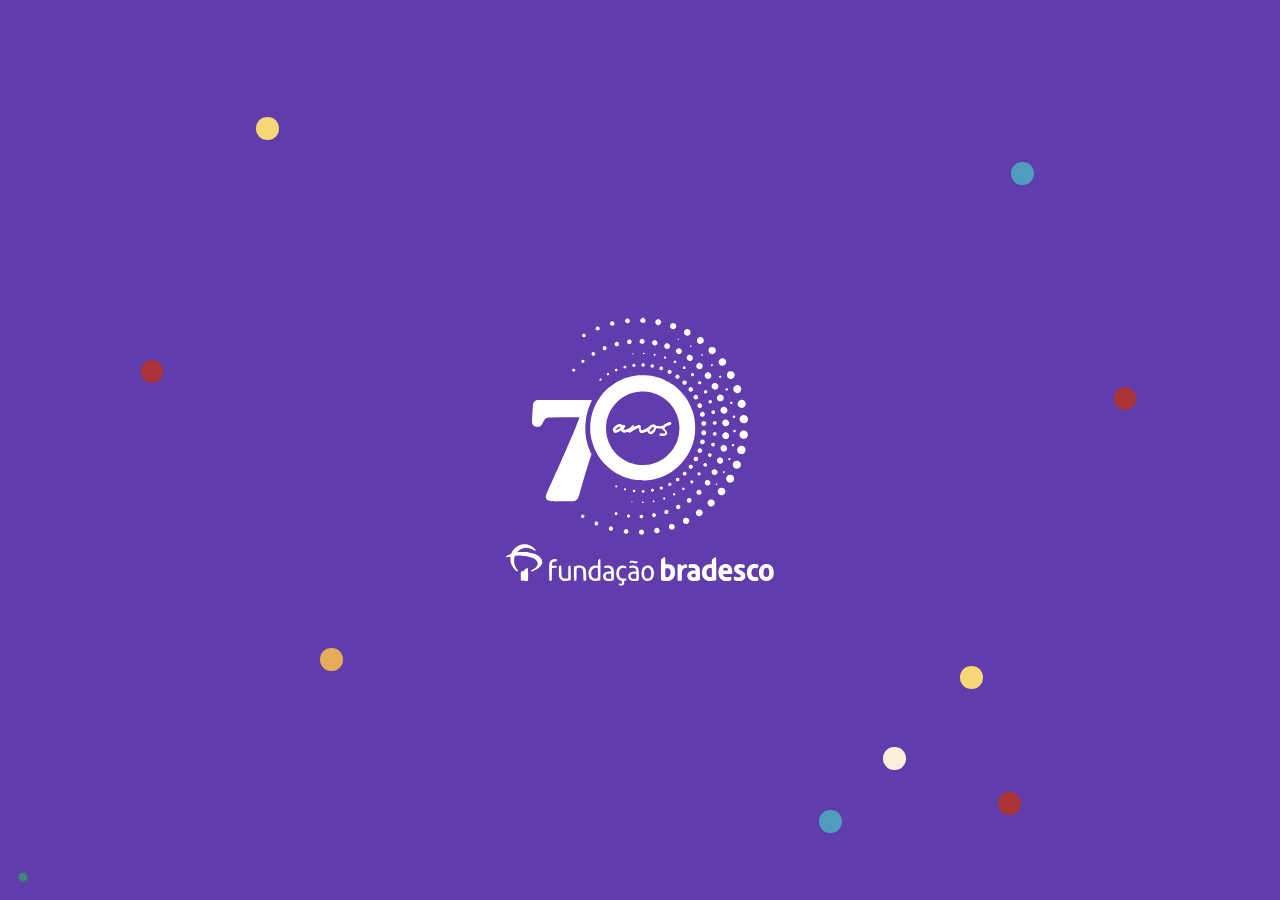
<file: fundacao-bradesco-70/index.html>
<!doctype html>
<html lang="pt-BR">
<head>
  <meta charset="utf-8">
  <meta name="viewport" content="width=device-width, initial-scale=1, viewport-fit=cover">
  <title>De geração em geração · Fundação Bradesco 70 anos</title>
  <meta name="description" content="Os filmes do livro Fundação Bradesco 70 anos: fotógrafos, escolas e o documentário.">
  <meta name="robots" content="noindex, nofollow"> <!-- prévia: retirar no lançamento -->
  <meta name="theme-color" content="#613CAD">
  <!-- prévia ao compartilhar (WhatsApp, iMessage, redes): trocar o endereço quando houver domínio próprio -->
  <meta property="og:type" content="website">
  <meta property="og:locale" content="pt_BR">
  <meta property="og:site_name" content="Fundação Bradesco 70 anos">
  <meta property="og:title" content="De geração em geração · Fundação Bradesco 70 anos">
  <meta property="og:description" content="Os filmes do livro Fundação Bradesco 70 anos: fotógrafos, escolas e o documentário. Produzido por Têmpora studio.">
  <meta property="og:url" content="https://mavissimo.github.io/ai/fundacao-bradesco-70/">
  <meta property="og:image" content="https://mavissimo.github.io/ai/fundacao-bradesco-70/assets/og.png">
  <meta property="og:image:width" content="1200">
  <meta property="og:image:height" content="630">
  <meta property="og:image:alt" content="Selo Fundação Bradesco 70 anos e Têmpora studio">
  <meta name="twitter:card" content="summary_large_image">
  <link rel="icon" href="assets/selo-70-roxo.svg" type="image/svg+xml">
  <link rel="preload" href="assets/fonts/sen-latin-800-normal.woff2" as="font" type="font/woff2" crossorigin>
  <link rel="stylesheet" href="styles.css?v=20261120a">
  <link rel="stylesheet" href="player.css?v=20261113a">
</head>
<body>

  <!-- 1. Abertura: selo da Fundação -->
  <section id="splash" class="screen splash" aria-label="Abertura">
    <div class="confetti" data-confetti="splash" aria-hidden="true"></div>
    <img class="splash-logo" src="assets/selo-70-branco.svg" alt="Fundação Bradesco 70 anos">
  </section>

  <!-- 2. Folha de rosto: De geração em geração -->
  <section id="intro" class="screen intro" aria-labelledby="intro-title" hidden>
    <div class="title-page">
      <div class="confetti" data-confetti="title" aria-hidden="true"></div>
      <div class="title-block">
        <p class="kicker" data-bind="kicker"></p>
        <h1 id="intro-title" class="display" data-bind="titulo"></h1>
        <p class="display-sub" data-bind="subtitulo"></p>
        <div class="title-actions">
          <button class="btn-primary" id="watch-doc" type="button">
            <span class="btn-play"><svg viewBox="0 0 24 24" aria-hidden="true"><path d="M8 5v14l11-7z"/></svg></span>
            Assistir ao documentário
          </button>
          <button class="btn-secondary" id="enter-map" type="button">
            Explorar o mapa
            <svg viewBox="0 0 24 24" aria-hidden="true"><path d="M5 12h14M13 6l6 6-6 6"/></svg>
          </button>
        </div>
      </div>
      <p class="made-by">Produzido por <b>Têmpora</b> studio</p>
    </div>
  </section>

  <!-- 3. Mapa -->
  <section id="map-screen" class="screen map-screen" aria-label="Mapa dos filmes" hidden>
    <header class="topbar">
      <button class="brand" id="to-intro" type="button" aria-label="Voltar à abertura">
        <img src="assets/selo-70-roxo.svg" alt="">
      </button>
      <nav class="topnav">
        <button type="button" id="open-about">O projeto</button>
        <button type="button" id="open-index">Todos os filmes</button>
        <a href="cronograma.html" class="nav-crono" aria-label="Entrega dos filmes"><svg viewBox="0 0 24 24" aria-hidden="true"><rect x="3.5" y="5" width="17" height="15" rx="3"/><path d="M3.5 10h17M8 3v4M16 3v4"/></svg><span>Entrega dos filmes</span></a><!-- provisório: sai no lançamento -->
      </nav>
    </header>

    <div class="map-hint" id="map-hint">Toque em uma escola ou em um fotógrafo</div>

    <div class="map-wrap">
      <div class="map" id="map">
        <svg class="map-svg" viewBox="0 0 1000 1000" preserveAspectRatio="xMidYMid meet" aria-hidden="true">
          <path class="land" id="land"/>
          <g id="links"></g>
        </svg>
        <div class="map-layer" id="map-layer"></div>
      </div>
    </div>


    <!-- Documentário: o filme principal, em destaque -->
    <div class="doc-dock">
      <button class="doc-feature" type="button" data-play="documentario">
        <span class="doc-poster" id="doc-poster"><span class="doc-play"><svg viewBox="0 0 24 24" aria-hidden="true"><path d="M8 5v14l11-7z"/></svg></span></span>
        <span class="doc-text">
          <small>Documentário<span class="dur"> · 15 min</span></small>
          <strong>De geração em geração</strong>
          <em>Assista ao filme principal</em>
        </span>
      </button>
      <button class="doc-trailer" type="button" data-play="trailer">Trailer<span class="dur"> · 2 min</span></button>
    </div>

    <!-- Sobre o projeto: abre no "?" do canto inferior direito; fecha no X, clicando nele ou fora -->
    <button class="about-toggle" id="about-toggle" type="button" aria-expanded="false" aria-controls="about-card" aria-label="Sobre o projeto" title="Sobre o projeto"><svg viewBox="0 0 24 24" aria-hidden="true"><circle cx="7" cy="8.5" r="4.2" fill="#613CAD"/><circle cx="17" cy="8.5" r="4.2" fill="#AB3438"/><circle cx="12" cy="17" r="4.2" fill="#E6AC5A"/></svg></button>
    <aside class="about-card" id="about-card" aria-label="Sobre o projeto" hidden>
      <button class="about-close" id="about-close" type="button" aria-label="Recolher">
        <svg viewBox="0 0 24 24" aria-hidden="true"><path d="M6 6l12 12M18 6L6 18"/></svg>
      </button>
      <div id="about-card-body"></div>
    </aside>
  </section>

  <!-- Painel lateral / bottom sheet (e modo cinema do documentário) -->
  <div class="scrim" id="scrim" hidden></div>
  <aside class="panel" id="panel" aria-modal="true" role="dialog" aria-labelledby="panel-title" hidden>
    <button class="panel-close" id="panel-close" type="button" aria-label="Fechar">
      <svg viewBox="0 0 24 24" aria-hidden="true"><path d="M6 6l12 12M18 6L6 18"/></svg>
    </button>
    <div class="panel-grip" aria-hidden="true"></div>
    <div class="panel-body" id="panel-body"></div>
  </aside>

  <script src="brasil-path.js?v=20261028n"></script>
  <script src="data.js?v=20261029b"></script>
  <script src="videos.js?v=20261028n"></script>
  <script src="links-planilha.js?v=20261113a"></script>
  <script src="registro.js?v=8"></script>
  <script src="presenca.js?v=2" defer></script>
  <script src="player.js?v=20261112a"></script>
  <script src="app.js?v=20261120a"></script>
</body>
</html>
</file>
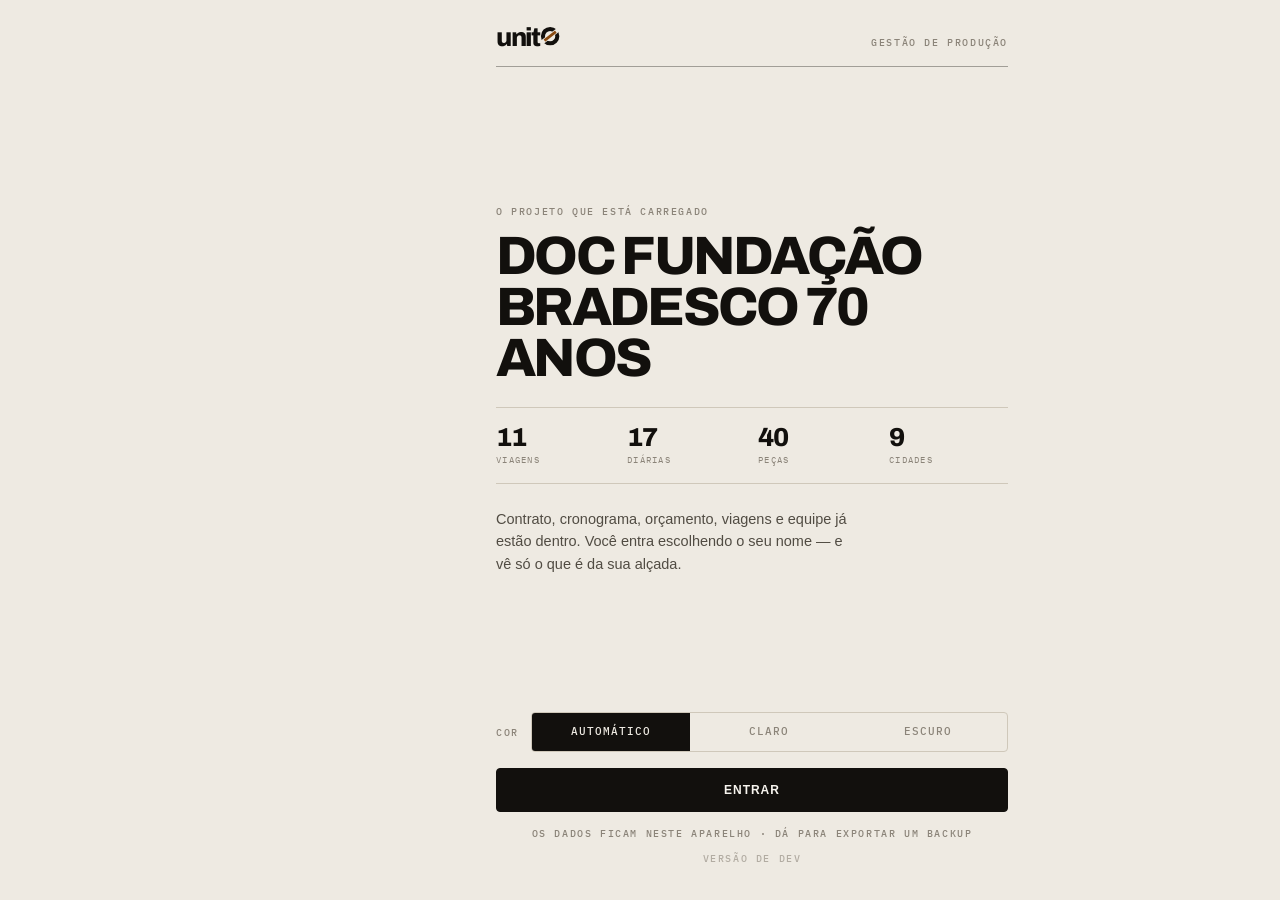
<file: producao/index.html>
<!doctype html>
<html lang="pt-BR">
<head>
<meta charset="utf-8">
<meta name="viewport" content="width=device-width, initial-scale=1, viewport-fit=cover">
<meta name="theme-color" content="#0f1115">
<title>Unit0 — Gestão de Produção</title>
<link rel="manifest" href="manifest.webmanifest">
<link rel="icon" href="icon.svg" type="image/svg+xml">
<link rel="apple-touch-icon" href="icon.svg">
<meta name="apple-mobile-web-app-capable" content="yes">
<meta name="apple-mobile-web-app-title" content="Unit0">
<link rel="preconnect" href="https://fonts.googleapis.com">
<link rel="preconnect" href="https://fonts.gstatic.com" crossorigin>
<link rel="stylesheet" href="https://fonts.googleapis.com/css2?family=Archivo:wght@500;600;700;800&family=IBM+Plex+Mono:wght@400;500;600&display=swap">
<link rel="stylesheet" href="css/app.css">
</head>
<body>
  <div id="app" class="app">
    <div class="boot">Carregando…</div>
  </div>
  <script type="module" src="js/app.js"></script>
</body>
</html>
</file>
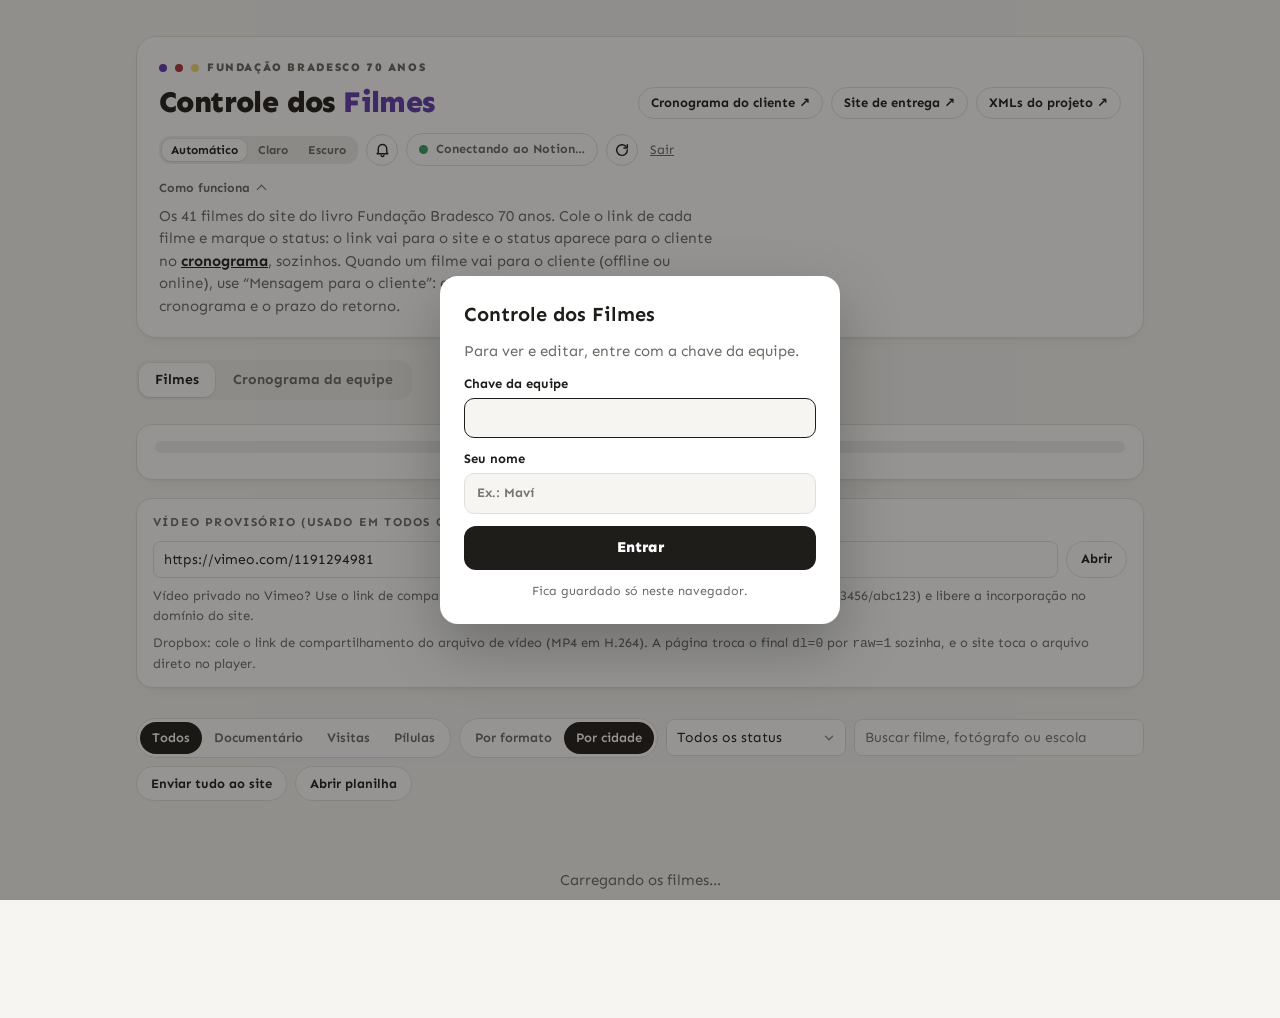
<file: fundacao-bradesco-70/cronograma/controle/index.html>
<!doctype html>
<html lang="pt-BR">
<head>
<meta charset="utf-8">
<meta name="viewport" content="width=device-width, initial-scale=1, viewport-fit=cover">
<meta name="robots" content="noindex, nofollow">
<title>Controle dos Filmes · FB 70</title>
<script src="ui.js?v=1"></script>
<script src="ponte.js?v=5"></script>
</head>
<body>
<link rel="preconnect" href="https://fonts.googleapis.com">
<link rel="preconnect" href="https://fonts.gstatic.com" crossorigin>
<link href="https://fonts.googleapis.com/css2?family=Sen:wght@400;600;700;800&display=swap" rel="stylesheet">
<style>
/* Layout: uma coluna de trabalho — resumo de status no topo, filtros fixos, lista de filmes agrupada por formato. */
:root {
  /* neutros quentes; o roxo do livro fica só no título e no status do offline */
  --bg: #F6F5F2;
  --card: #FFFFFF;
  --surface: #EFEDE9;
  --line: #E3E0DA;
  --fg: #1F1D1A;
  --muted: #6B6862;
  --accent: #1F1D1A;
  --accent-fg: #FFFFFF;
  --accent-soft: #EAE7E2;
  --brand: #613CAD;
  --yellow: #F5D775;
  --st-provisorio: #A29E96;
  --st-edicao: #A29E96;
  --st-v2: #613CAD;
  --st-ajustes: #D9902F;
  --st-offline: #3F8FB3;
  --st-finalizacao: #C77D1E;
  --st-online: #AB3438;
  --st-aprovado: #2F7A51;
  --st-entregue: #3D4B66;
  --danger: #B3353A;
  --shadow: 0 1px 2px rgba(31, 29, 26, .04), 0 6px 18px -12px rgba(31, 29, 26, .16);
  --font: "Sen", system-ui, -apple-system, "Segoe UI", Roboto, sans-serif;
}
@media (prefers-color-scheme: dark) { :root:not([data-theme="light"]) {
  --bg: #141413; --card: #1D1C1A; --surface: #282724; --line: #35332F; --fg: #EEEDEA; --muted: #A3A09A;
  --accent: #EEEDEA; --accent-fg: #161614; --accent-soft: #2C2B28; --brand: #B49BF3; --yellow: #F0D27A;
  --st-provisorio: #8E8B85; --st-edicao: #8E8B85; --st-v2: #B49BF3; --st-ajustes: #E8A955; --st-offline: #6DB4D6; --st-finalizacao: #E2A04A; --st-online: #E36F73; --st-aprovado: #62BA8A; --st-entregue: #9AA8C4; --danger: #E36F73;
  --shadow: 0 1px 2px rgba(0, 0, 0, .3), 0 8px 24px -12px rgba(0, 0, 0, .6);
  color-scheme: dark; } }
:root[data-theme="dark"] {
  --bg: #141413; --card: #1D1C1A; --surface: #282724; --line: #35332F; --fg: #EEEDEA; --muted: #A3A09A;
  --accent: #EEEDEA; --accent-fg: #161614; --accent-soft: #2C2B28; --brand: #B49BF3; --yellow: #F0D27A;
  --st-provisorio: #8E8B85; --st-edicao: #8E8B85; --st-v2: #B49BF3; --st-ajustes: #E8A955; --st-offline: #6DB4D6; --st-finalizacao: #E2A04A; --st-online: #E36F73; --st-aprovado: #62BA8A; --st-entregue: #9AA8C4; --danger: #E36F73;
  --shadow: 0 1px 2px rgba(0, 0, 0, .3), 0 8px 24px -12px rgba(0, 0, 0, .6);
  color-scheme: dark; }

* { box-sizing: border-box; }
body { background: var(--bg); color: var(--fg); font: 400 15px/1.5 var(--font); }
.wrap { max-width: 1040px; margin: 0 auto; padding-block: 28px 64px;
  padding-left: max(16px, env(safe-area-inset-left, 0px)); padding-right: max(16px, env(safe-area-inset-right, 0px)); }
button, input, select { font: inherit; color: inherit; }
:focus-visible { outline: 2px solid var(--accent); outline-offset: 2px; border-radius: 6px; }

header h1 { margin: 0; font-size: 30px; font-weight: 800; letter-spacing: -.02em; color: var(--accent); text-wrap: balance; }
header p { margin: 6px 0 0; color: var(--muted); max-width: 62ch; }

.summary { margin: 24px 0 8px; display: grid; gap: 10px; }
.bar { display: flex; height: 10px; border-radius: 999px; overflow: hidden; background: var(--surface); }
.bar span { display: block; height: 100%; transition: width .4s; }
.counts { display: flex; flex-wrap: wrap; gap: 6px 18px; font-size: 13px; color: var(--muted); }
.counts b { color: var(--fg); font-variant-numeric: tabular-nums; }
.sw { display: inline-block; width: 9px; height: 9px; border-radius: 50%; margin-right: 6px; vertical-align: 0; }

.placeholder { margin: 18px 0; padding: 14px 16px; background: var(--surface); border-radius: 12px;
  display: grid; grid-template-columns: 1fr; gap: 8px; }
.placeholder label { font-size: 12px; font-weight: 700; letter-spacing: .1em; text-transform: uppercase; color: var(--muted); }
.placeholder .row { display: flex; gap: 8px; flex-wrap: wrap; }
.placeholder input { flex: 1 1 260px; min-width: 0; }
.hint { font-size: 13px; color: var(--muted); margin: 0; }

.toolbar { position: sticky; top: env(safe-area-inset-top, 0px); z-index: 5; background: var(--bg);
  padding-block: 12px; display: flex; flex-wrap: wrap; gap: 8px; align-items: center; border-bottom: 1px solid var(--line); }
body::before { content: ""; position: fixed; inset: 0 0 auto; height: env(safe-area-inset-top, 0px); z-index: 10; background: var(--bg); }
.seg { display: inline-flex; background: var(--surface); border-radius: 999px; padding: 3px; flex-wrap: wrap; }
.seg button { border: 0; background: none; padding: 6px 12px; border-radius: 999px; font-size: 13px; font-weight: 600; color: var(--muted); cursor: pointer; }
.seg button[aria-pressed="true"] { background: var(--accent); color: var(--accent-fg); }
.toolbar .search { flex: 1 1 180px; min-width: 0; }
a.btn { text-decoration: none; display: inline-block; }
.btn { border: 1.5px solid var(--accent); background: none; color: var(--accent); padding: 7px 14px; border-radius: 999px; font-size: 13px; font-weight: 700; cursor: pointer; }
.btn:hover { background: var(--surface); }

input[type="text"], input[type="url"], input[type="search"], select {
  background: var(--bg); border: 1px solid var(--line); border-radius: 8px; padding: 7px 10px; font-size: 14px; }
input:focus, select:focus { border-color: var(--accent); outline: none; }
input[readonly], select:disabled { opacity: .7; }

.group { margin-top: 26px; }
.group h2 { margin: 0 0 4px; font-size: 13px; font-weight: 700; letter-spacing: .12em; text-transform: uppercase; color: var(--accent); }
.group h2 small { color: var(--muted); font-weight: 600; letter-spacing: .04em; margin-left: 6px; }
.sub { margin: 16px 0 2px; font-size: 14px; font-weight: 700; }

.film { display: grid; grid-template-columns: minmax(0, 1.3fr) 200px minmax(0, 1.6fr); gap: 8px 12px; align-items: center;
  padding: 12px 0; border-bottom: 1px solid var(--line); }
.film .name { min-width: 0; }
.film .name strong { display: block; font-weight: 600; }
.film .name span { font-size: 12.5px; color: var(--muted); font-variant-numeric: tabular-nums; }
.film select { width: 100%; padding-left: 26px; background-repeat: no-repeat; }
.film .st { position: relative; }
.film .st::before { content: ""; position: absolute; left: 10px; top: 50%; width: 9px; height: 9px; border-radius: 50%;
  transform: translateY(-50%); background: var(--c); pointer-events: none; }
.film .link { display: flex; gap: 6px; min-width: 0; }
.film .link input { flex: 1; min-width: 0; }
.film .link a { flex: none; align-self: center; font-size: 13px; font-weight: 700; color: var(--fg); text-decoration: underline; text-decoration-color: var(--line); text-underline-offset: 3px; padding: 6px 4px; }
.film .note { grid-column: 1 / -1; display: flex; gap: 10px; align-items: center; flex-wrap: wrap; }
.film .note input { flex: 1 1 240px; min-width: 0; font-size: 13px; }
.film .meta { font-size: 12px; color: var(--muted); }
.film .uses-ph { font-size: 12px; color: var(--st-provisorio); font-weight: 600; }
.saving { color: var(--accent) !important; }
.h-row { display: flex; align-items: center; gap: 8px; flex-wrap: wrap; }
.h-row h1 { margin-right: auto; }
.sync-now { width: 32px; height: 32px; border-radius: 50%; border: 1px solid var(--line); background: var(--bg); color: var(--accent); display: inline-grid; place-items: center; cursor: pointer; padding: 0; }
.sync-now:hover { border-color: var(--accent); }
.sync-now svg { width: 16px; height: 16px; fill: none; stroke: currentColor; stroke-width: 2.2; stroke-linecap: round; stroke-linejoin: round; }
.sync-now:disabled { cursor: default; opacity: .6; }
.sync-now:disabled svg { animation: syncr 1s linear infinite; }
@keyframes syncr { to { transform: rotate(360deg); } }
.sync { position: relative; }
.sync summary { list-style: none; display: inline-flex; align-items: center; gap: 8px; padding: 6px 12px; border-radius: 999px; border: 1px solid var(--line); font-size: 12.5px; font-weight: 700; color: var(--muted); cursor: pointer; user-select: none; }
.sync summary::-webkit-details-marker { display: none; }
.sync summary:hover { border-color: var(--accent); }
.sync-dot { width: 9px; height: 9px; border-radius: 50%; background: #3E9A68; flex: none; }
.sync.busy .sync-dot { background: var(--accent); animation: syncp 1s ease-in-out infinite; }
.sync.err .sync-dot { background: #AB3438; }
.sync.err summary { color: #AB3438; }
@keyframes syncp { 50% { opacity: .3; } }
.sync-pop { position: absolute; right: 0; top: calc(100% + 8px); z-index: 20; width: min(380px, 86vw); padding: 14px 16px; border-radius: 14px; border: 1px solid var(--line); background: var(--bg); box-shadow: 0 12px 32px -12px rgba(0,0,0,.35); font-size: 13px; color: var(--muted); }
.sync-pop p { margin: 0 0 8px; }
.sync-pop ul { margin: 6px 0 0; padding-left: 18px; }
.sync-pop ul:empty { display: none; }
@media (prefers-reduced-motion: reduce) { .sync.busy .sync-dot { animation: none; } }
.film .acts { grid-column: 1 / -1; display: flex; flex-wrap: wrap; gap: 6px; }
.act { border: 1px solid var(--line); background: var(--bg); color: var(--accent); padding: 5px 11px; border-radius: 999px; font-size: 12.5px; font-weight: 700; cursor: pointer; text-decoration: none; }
.act:hover { border-color: var(--accent); }
.act.hot { background: var(--accent); color: var(--accent-fg); border-color: var(--accent); }
.sub-row { display: flex; align-items: flex-end; justify-content: space-between; gap: 12px; flex-wrap: wrap; }
.trio { display: inline-flex; align-items: center; gap: 8px; font-size: 12px; font-weight: 700; color: var(--muted); }
.trio select { font-size: 13px; padding: 5px 8px; }
header p a { color: var(--accent); font-weight: 700; }
.err { color: var(--danger) !important; }

@media (max-width: 720px) {
  .film { grid-template-columns: 1fr 180px; }
  .film .link { grid-column: 1 / -1; }
}
.state { padding: 40px 0; text-align: center; color: var(--muted); }
.toast { position: fixed; left: 50%; bottom: calc(20px + env(safe-area-inset-bottom, 0px)); transform: translateX(-50%);
  background: var(--fg); color: var(--bg); padding: 10px 16px; border-radius: 999px; font-size: 13px; font-weight: 600; opacity: 0; transition: opacity .2s; pointer-events: none; }
.toast.on { opacity: 1; }
@media (prefers-reduced-motion: reduce) { * { transition: none !important; } }
/* ── tema ── */
header { position: relative; padding: 22px 22px 20px; border-radius: 20px; background: var(--card); box-shadow: var(--shadow); border: 1px solid var(--line); }
header .kicker { margin: 0 0 4px; display: flex; align-items: center; gap: 8px; font-size: 11.5px; font-weight: 800; letter-spacing: .14em; text-transform: uppercase; color: var(--muted); }
header .kicker i { width: 8px; height: 8px; border-radius: 50%; background: var(--c); display: inline-block; }
header h1 { color: var(--fg); }
header h1 b { color: var(--brand); font-weight: 800; }
header p { max-width: 70ch; }
.summary { padding: 16px 18px; border-radius: 16px; background: var(--card); border: 1px solid var(--line); box-shadow: var(--shadow); }
.bar { height: 12px; gap: 2px; background: var(--surface); }
.bar span:first-child { border-radius: 999px 0 0 999px; } .bar span:last-child { border-radius: 0 999px 999px 0; }
.counts { gap: 6px; }
.counts > span { display: inline-flex; align-items: center; padding: 3px 10px 3px 8px; border-radius: 999px; background: var(--surface); color: var(--fg); font-weight: 600; font-size: 12.5px; }
.counts > span b { margin-left: 6px; color: var(--fg); }
.placeholder { background: var(--card); border: 1px solid var(--line); box-shadow: var(--shadow); border-radius: 16px; }
.toolbar { background: color-mix(in srgb, var(--bg) 88%, transparent); backdrop-filter: blur(10px); -webkit-backdrop-filter: blur(10px); border-bottom-color: transparent; margin-top: 10px; }
.seg { background: var(--card); border: 1px solid var(--line); }
.btn { border: 1px solid var(--line); background: var(--card); color: var(--fg); }
.btn:hover { border-color: var(--accent); color: var(--accent); background: var(--card); }
input[type="text"], input[type="url"], input[type="search"], select { background: var(--card); border-color: var(--line); color: var(--fg); }
.group h2 { display: flex; align-items: center; gap: 8px; color: var(--fg); margin: 0 0 10px; }
.group h2::before { content: ""; width: 8px; height: 8px; border-radius: 50%; background: var(--muted); }
.group h2 small { padding: 1px 8px; border-radius: 999px; background: var(--surface); color: var(--muted); }
.sub { color: var(--muted); }
.film { position: relative; margin-top: 10px; padding: 14px 16px 14px 20px; border: 1px solid var(--line); border-radius: 14px; background: var(--card); box-shadow: var(--shadow); }
.film::before { content: ""; position: absolute; left: 0; top: 12px; bottom: 12px; width: 4px; border-radius: 0 4px 4px 0; background: var(--c, var(--line)); }
.film .name strong { font-weight: 700; font-size: 15.5px; }
.film .link input, .film .note input { background: var(--surface); border-color: transparent; }
.film .link input:focus, .film .note input:focus { background: var(--card); border-color: var(--accent); }
.film .st select { font-weight: 700; color: var(--fg); border-color: color-mix(in srgb, var(--c) 45%, var(--line)); background-color: color-mix(in srgb, var(--c) 14%, var(--card)); }
.act { border: 0; background: var(--surface); color: var(--fg); }
.act:hover { color: var(--accent); background: var(--accent-soft); }
.act.hot { background: var(--accent); color: var(--accent-fg); }
.act.nv { color: var(--accent); }
.group .g-head { display: flex; align-items: center; justify-content: space-between; gap: 10px 14px; flex-wrap: wrap; margin-bottom: 10px; }
.group .g-head h2 { margin: 0; }
.group .g-tools { display: flex; align-items: center; gap: 10px; flex-wrap: wrap; }

.film.nova .link input { border-color: var(--accent); background: color-mix(in srgb, var(--accent) 6%, var(--card)); }
.film.nova .act.nv { background: var(--accent); color: var(--accent-fg); }
/* histórico de versões: uma linha recolhida; aberto, uma versão por linha */
.film .vers { grid-column: 1 / -1; font-size: 12.5px; }
.film .vers > summary { display: inline-flex; align-items: center; gap: 6px; padding: 2px 8px 2px 4px; border-radius: 8px; color: var(--muted); cursor: pointer; list-style: none; user-select: none; }
.film .vers > summary::-webkit-details-marker { display: none; }
.film .vers > summary::before { content: "›"; display: inline-block; width: 10px; font-weight: 800; transition: transform .15s; }
.film .vers[open] > summary::before { transform: rotate(90deg); }
.film .vers > summary:hover { color: var(--fg); background: var(--surface); }
.film .vers > summary b { color: var(--fg); }
.film .vers ol { list-style: none; margin: 6px 0 2px; padding: 0; display: grid; gap: 4px; }
.film .vers li { display: flex; flex-wrap: wrap; align-items: center; gap: 6px 10px; padding: 7px 10px; border-radius: 10px; background: var(--surface); }
.film .vers li.atual { box-shadow: inset 0 0 0 1px var(--line); background: var(--card); }
.film .vers li > b { min-width: 24px; }
.film .vers .vde { color: var(--muted); font-variant-numeric: tabular-nums; }
.film .vers .vcli { font-weight: 700; color: var(--muted); }
.film .vers .vcli.ok { color: var(--st-aprovado); }
.film .vers .vcli.pend { color: var(--st-v2); }
.film .vers .vsts { display: inline-flex; flex-wrap: wrap; gap: 4px; }
.film .vers .vst { display: inline-flex; align-items: center; gap: 4px; padding: 1px 7px; border-radius: 999px; background: color-mix(in srgb, var(--c) 14%, var(--card)); font-size: 11.5px; font-weight: 600; }
.film .vers .vst small { color: var(--muted); font-size: 10.5px; }
.film .vers li a { margin-left: auto; font-weight: 700; color: var(--fg); }
.film.flash { animation: flash 1.8s ease-out; }
@keyframes flash { 0%, 35% { box-shadow: 0 0 0 3px var(--yellow), var(--shadow); } 100% { box-shadow: var(--shadow); } }
.sync summary, .sync-now { background: var(--card); }

/* novidades: sininho no topo, lista e aviso que leva até o filme */
.bell { position: relative; width: 32px; height: 32px; border-radius: 50%; border: 1px solid var(--line); background: var(--card); color: var(--fg); display: inline-grid; place-items: center; cursor: pointer; padding: 0; }
.bell:hover, .bell[aria-expanded="true"] { border-color: var(--accent); color: var(--accent); }
.bell svg { width: 17px; height: 17px; fill: none; stroke: currentColor; stroke-width: 2; stroke-linecap: round; stroke-linejoin: round; }
.bell .n { position: absolute; top: -5px; right: -5px; min-width: 18px; height: 18px; padding: 0 5px; border-radius: 999px; background: #AB3438; color: #fff; font-size: 11px; font-weight: 800; display: grid; place-items: center; box-shadow: 0 0 0 2px var(--card); }
.bell .n[hidden] { display: none; }
.nov-wrap { position: relative; }
.nov-pop { position: absolute; right: 0; top: calc(100% + 8px); z-index: 30; width: min(380px, 88vw); max-height: min(70vh, 520px); overflow: auto; border-radius: 16px; border: 1px solid var(--line); background: var(--card); box-shadow: 0 18px 40px -16px rgba(0,0,0,.45); }
.nov-pop[hidden] { display: none; }
.nov-head { position: sticky; top: 0; display: flex; align-items: center; justify-content: space-between; gap: 8px; padding: 12px 14px; background: var(--card); border-bottom: 1px solid var(--line); font-weight: 800; }
.nov-head button { border: 0; background: none; color: var(--accent); font-weight: 700; font-size: 12.5px; cursor: pointer; }
.nov-list { list-style: none; margin: 0; padding: 6px; }
.nov-list button { width: 100%; display: grid; grid-template-columns: 10px 1fr; gap: 10px; align-items: start; text-align: left; padding: 10px; border: 0; border-radius: 10px; background: none; cursor: pointer; }
.nov-list button:hover { background: var(--surface); }
.nov-list i { width: 10px; height: 10px; border-radius: 50%; margin-top: 5px; background: var(--c); }
.nov-list b { display: block; font-size: 13.5px; }
.nov-list small { display: block; color: var(--muted); font-size: 12.5px; }
.nov-empty { padding: 18px 14px; color: var(--muted); font-size: 13px; text-align: center; }
.aviso { position: fixed; right: max(16px, env(safe-area-inset-right, 0px)); bottom: calc(18px + env(safe-area-inset-bottom, 0px)); z-index: 40; width: min(360px, calc(100vw - 32px));
  display: grid; grid-template-columns: 10px 1fr auto; gap: 10px 12px; align-items: center; padding: 14px 14px 14px 16px; border-radius: 16px; background: var(--fg); color: var(--bg); box-shadow: 0 18px 40px -14px rgba(0,0,0,.5);
  transform: translateY(20px); opacity: 0; transition: transform .3s cubic-bezier(.2,.7,.2,1), opacity .3s; pointer-events: none; }
.aviso.on { transform: none; opacity: 1; pointer-events: auto; }
.aviso i { width: 10px; height: 10px; border-radius: 50%; background: var(--yellow); }
.aviso b { display: block; font-size: 13.5px; } .aviso small { display: block; opacity: .75; font-size: 12.5px; }
.aviso-b { display: flex; align-items: center; gap: 4px; }
.aviso .aviso-x { padding: 4px 8px; background: none; color: inherit; opacity: .7; font-size: 18px; line-height: 1; }
.aviso .aviso-x:hover { opacity: 1; }
.film .lin { position: relative; flex: 1; min-width: 0; display: flex; }
.film .lin input { flex: 1; min-width: 0; }
.film .lin.tem-n input { padding-right: 40px; }
/* Colar: dentro do campo, no canto (antes do N, quando ele existe) */
.film .lin input { padding-right: 62px; }
.film .lin.tem-n input { padding-right: 94px; }
.film .colar { position: absolute; right: 5px; top: 50%; translate: 0 -50%; height: 24px; padding: 0 9px; border-radius: 6px; border: 1px solid var(--line); background: var(--card); color: var(--muted); font: 700 12px/1 var(--font); cursor: pointer; }
.film .colar:hover { color: var(--fg); border-color: var(--fg); }
.film .lin.tem-n .colar { right: 37px; }
.film .nlink { position: absolute; right: 5px; top: 50%; translate: 0 -50%; width: 26px; height: 24px; border-radius: 6px; border: 1px solid var(--line); background: var(--card); color: var(--muted); font: 800 13px/1 Georgia, serif; cursor: pointer; }
.film .nlink:hover, .film .nlink[aria-expanded="true"] { color: var(--fg); border-color: var(--fg); }
.film .nlink.pend { color: var(--fg); border-color: color-mix(in srgb, var(--yellow) 80%, var(--fg)); background: color-mix(in srgb, var(--yellow) 35%, var(--card)); }
.film .nlink.pend::after { content: ""; position: absolute; top: -4px; right: -4px; width: 8px; height: 8px; border-radius: 50%; background: var(--st-online); border: 2px solid var(--card); }
.npop { position: absolute; right: 0; bottom: calc(100% + 10px); z-index: 25; width: min(360px, 84vw); padding: 12px 14px; border-radius: 14px; border: 1px solid var(--line); background: var(--card); box-shadow: 0 18px 40px -16px rgba(0,0,0,.45); font-size: 13px; animation: npop .16s ease-out; }
.npop::after { content: ""; position: absolute; right: 14px; bottom: -6px; width: 10px; height: 10px; background: var(--card); border: solid var(--line); border-width: 0 1px 1px 0; transform: rotate(45deg); }
.npop p { margin: 0 0 6px; color: var(--muted); }
.npop p b { color: var(--fg); }
.npop a.nl { display: block; margin-bottom: 10px; overflow: hidden; text-overflow: ellipsis; white-space: nowrap; color: var(--fg); font-weight: 600; text-decoration: underline; text-decoration-color: var(--line); text-underline-offset: 3px; }
.npop .nb { display: flex; gap: 6px; }
@keyframes npop { from { opacity: 0; transform: translateY(4px); } }
@media (prefers-reduced-motion: reduce) { .npop { animation: none; } }
.aviso button { border: 0; border-radius: 999px; padding: 7px 14px; background: var(--yellow); color: #231C33; font-weight: 800; font-size: 13px; cursor: pointer; }

/* sem palavras órfãs */
h1, h2, h3 { text-wrap-style: balance; }
p, span, strong, label { text-wrap-style: pretty; /* só o estilo: "text-wrap" inteiro ligava a quebra de linha dentro das barras */ }
.dobra > summary { list-style: none; display: inline-flex; align-items: center; gap: 8px; cursor: pointer; user-select: none; color: var(--muted); }
.dobra > summary::-webkit-details-marker { display: none; }
.dobra > summary::after { content: ""; width: 6px; height: 6px; border: solid currentColor; border-width: 0 1.5px 1.5px 0; transform: translateY(-2px) rotate(45deg); transition: transform .15s; }
.dobra[open] > summary::after { transform: translateY(1px) rotate(-135deg); }
.dobra > summary:hover { color: var(--fg); }
header .dobra { margin-top: 10px; }
header .dobra > summary { font-size: 12.5px; font-weight: 700; }
header .dobra p { margin-top: 6px; }
.placeholder.dobra > summary { font-size: 12px; font-weight: 700; letter-spacing: .1em; text-transform: uppercase; }
.placeholder.dobra[open] > summary { margin-bottom: 10px; }
.placeholder.dobra .hint { margin-top: 8px; }
.acts .reg { align-self: center; margin-left: auto; font-size: 12.5px; font-weight: 700; color: var(--muted); }
.acts .reg::before { content: ""; display: inline-block; width: 8px; height: 8px; margin-right: 6px; border-radius: 50%; background: var(--st-v2); vertical-align: 1px; }
.acts .reg.ok { color: var(--st-aprovado); }
.acts .reg.ok::before { background: var(--st-aprovado); }
.proj-link { display: inline-flex; align-items: center; gap: 4px; height: 32px; padding: 0 12px; border-radius: 999px; border: 1px solid var(--line); background: var(--card); color: var(--fg); font-size: 13px; font-weight: 700; text-decoration: none; white-space: nowrap; }
.proj-link:hover { border-color: var(--accent); color: var(--accent); }
.sair { border: 0; background: none; color: var(--muted); font-size: 13px; text-decoration: underline; cursor: pointer; padding: 4px; }

/* ── linha do filme na ordem do trabalho: nome e status · o link (o principal, na largura toda) · observação · ações e versões ── */
.film { grid-template-columns: minmax(0, 1fr) 230px; grid-template-areas: "name st" "link link" "note note" "acts acts"; gap: 10px 14px; align-items: center; padding: 16px 18px 14px 22px; }
.film .name { grid-area: name; }
.film .st { grid-area: st; }
.film .link { grid-area: link; grid-column: 1 / -1; gap: 10px; align-items: center; }
.film .note { grid-area: note; }
.film .acts { grid-area: acts; align-items: center; }
.film .lin input { height: 46px; padding: 0 74px 0 14px; font-size: 14.5px; font-weight: 600; border-radius: 12px; }
.film .lin.tem-n input { padding-right: 106px; }
.film .lin input::placeholder { font-weight: 500; }
.film .colar { height: 30px; padding: 0 12px; font-size: 12.5px; right: 8px; }
.film .lin.tem-n .colar { right: 42px; }
.film .nlink { right: 8px; }
.film .link > a { flex: none; display: inline-flex; align-items: center; height: 46px; padding: 0 16px; border-radius: 12px; background: var(--surface); text-decoration: none; font-size: 13px; white-space: nowrap; transition: background .15s, color .15s; }
.film .link > a:hover { background: var(--accent-soft); color: var(--accent); }
.film .link > a { min-width: 150px; justify-content: center; }
.film .note input { height: 36px; font-size: 13px; }
.film .vers { margin-left: auto; grid-column: auto; }
.film .vers[open] { flex-basis: 100%; margin-left: 0; }
@media (max-width: 720px) { .film { grid-template-columns: minmax(0, 1fr); grid-template-areas: "name" "st" "link" "note" "acts"; } }
</style>

<div class="wrap">
  <header>
    <p class="kicker"><i style="--c:#613CAD"></i><i style="--c:#AB3438"></i><i style="--c:#F5D775"></i>Fundação Bradesco 70 anos</p>
    <div class="h-row"><h1>Controle dos <b>Filmes</b></h1>
      <a class="proj-link" href="https://mavissimo.github.io/ai/fundacao-bradesco-70/cronograma.html" target="_blank" rel="noopener" title="O cronograma que a Equipe Bradesco vê">Cronograma do cliente <span aria-hidden="true">↗</span></a>
      <a class="proj-link" href="https://mavissimo.github.io/ai/fundacao-bradesco-70/" target="_blank" rel="noopener" title="O site com os 41 filmes, onde o cliente assiste">Site de entrega <span aria-hidden="true">↗</span></a>
      <a class="proj-link" href="https://www.dropbox.com/scl/fo/8576gkulk27wjyl494xag/ANMzoCDAiPl1xqmbLUygMbQ?rlkey=saa2e52w4avtmebyw45mctjk9&amp;e=1&amp;dl=0" target="_blank" rel="noopener" title="Pasta do Dropbox com os XMLs do projeto">XMLs do projeto <span aria-hidden="true">↗</span></a>
      <div class="u-seg sm u-tema" role="group" aria-label="Tema"><button type="button" data-tema="">Automático</button><button type="button" data-tema="light">Claro</button><button type="button" data-tema="dark">Escuro</button></div>
      <div class="nov-wrap">
        <button type="button" class="bell" id="bell" aria-label="Novidades" aria-expanded="false" aria-controls="nov-pop"><svg viewBox="0 0 24 24" aria-hidden="true"><path d="M6 16V11a6 6 0 1 1 12 0v5l1.5 2h-15z"/><path d="M10 20a2 2 0 0 0 4 0"/></svg><span class="n" hidden>0</span></button>
        <div class="nov-pop" id="nov-pop" hidden><div class="nov-head"><span>Novidades</span><button type="button" id="nov-ok">Marcar tudo como visto</button></div><ul class="nov-list"></ul></div>
      </div>
      <details class="sync" id="sync">
        <summary aria-live="polite"><i class="sync-dot" aria-hidden="true"></i><span class="sync-st">Conectando ao Notion…</span></summary>
        <div class="sync-pop">
          <p>Tudo se acerta sozinho: ao abrir esta página, a cada 10 minutos com ela aberta e logo depois de cada mudança aqui. Para puxar na hora o que mudou no Notion, use a setinha ↻ ao lado.</p>
          <p><b>Links:</b> vale o último link colado aqui ou na planilha. Link novo colado no Notion aparece no filme como sugestão, para você adicionar ou ignorar. <b>Status:</b> o daqui vai para o Notion. <b>Datas:</b> o cronograma do cliente segue a agenda do Notion.</p>
          <ul></ul>
        </div>
      </details>
      <button type="button" class="sync-now" id="sync-now" aria-label="Sincronizar agora" title="Sincronizar agora"><svg viewBox="0 0 24 24" aria-hidden="true"><path d="M20 12a8 8 0 1 1-2.3-5.6M20 4v5h-5"/></svg></button>
    </div>
    <details class="dobra" data-lembrar="fb-controle-sobre" open><summary>Como funciona</summary>
    <p>Os 41 filmes do site do livro Fundação Bradesco 70 anos. Cole o link de cada filme e marque o status: o link vai para o site e o status aparece para o cliente no <a id="crono-open" target="_blank" rel="noopener">cronograma</a>, sozinhos. Quando um filme vai para o cliente (offline ou online), use “Mensagem para o cliente”: ela já sai com o link do filme, o cronograma e o prazo do retorno.</p>
    </details>
  </header>

  <section class="summary" aria-label="Resumo">
    <div class="bar" id="bar"></div>
    <div class="counts" id="counts"></div>
  </section>

  <details class="placeholder dobra" data-lembrar="fb-controle-provisorio" open>
    <summary>Vídeo provisório (usado em todos os filmes sem link)</summary>
    <div class="row">
      <input type="url" id="ph-url" placeholder="https://vimeo.com/…" autocomplete="off">
      <a class="btn" id="ph-open" href="#" target="_blank" rel="noopener">Abrir</a>
    </div>
    <p class="hint">Vídeo privado no Vimeo? Use o link de compartilhamento (com o código depois do número, ex.: vimeo.com/123456/abc123) e libere a incorporação no domínio do site.</p>
    <p class="hint">Dropbox: cole o link de compartilhamento do arquivo de vídeo (MP4 em H.264). A página troca o final <code>dl=0</code> por <code>raw=1</code> sozinha, e o site toca o arquivo direto no player.</p>
  </details>

  <div class="toolbar" role="toolbar" aria-label="Filtros">
    <div class="seg" id="f-tipo">
      <button type="button" data-v="" aria-pressed="true">Todos</button>
      <button type="button" data-v="documentario" aria-pressed="false">Documentário</button>
      <button type="button" data-v="visita" aria-pressed="false">Visitas</button>
      <button type="button" data-v="pilula" aria-pressed="false">Pílulas</button>
    </div>
    <div class="seg" id="f-agrupa" role="group" aria-label="Agrupar os filmes">
      <button type="button" data-a="formato">Por formato</button>
      <button type="button" data-a="cidade">Por cidade</button>
    </div>
    <select id="f-status" aria-label="Filtrar por status">
      <option value="">Todos os status</option>
    </select>
    <input type="search" class="search" id="f-busca" placeholder="Buscar filme, fotógrafo ou escola" aria-label="Buscar">
    <button type="button" class="btn" id="sync-all">Enviar tudo ao site</button>
    <a class="btn" id="sheet-open" target="_blank" rel="noopener">Abrir planilha</a>
  </div>

  <main id="list"><p class="state" id="state">Carregando os filmes…</p></main>
</div>
<div class="toast" id="toast" role="status" aria-live="polite"></div>
<div class="aviso" id="aviso" role="status" aria-live="polite"><i aria-hidden="true"></i><span><b></b><small></small></span><span class="aviso-b"><button type="button">Ver</button></span></div>

<script>
(() => {
  // O caminho de cada filme até o cliente aprovar. Os mesmos nomes aparecem no cronograma do cliente.
  const STATUS = [
    ["edicao", "Em edição", "--st-edicao"],
    ["v2", "Offline com o cliente", "--st-v2"],
    ["ajustes", "Ajustes do retorno", "--st-ajustes"],
    ["offline", "Offline aprovado", "--st-offline"],
    ["finalizacao", "Em finalização", "--st-finalizacao"],
    ["online", "Online com o cliente", "--st-online"],
    ["aprovado", "Aprovado", "--st-aprovado"],
    ["entregue", "Entregue", "--st-entregue"],
  ];
  const ANTIGO = { provisorio: "edicao", revisao: "v2" }; // status da versão anterior desta página
  const norm = (k) => (STATUS.some(([x]) => x === k) ? k : ANTIGO[k] || "edicao");
  const STATUS_BY = Object.fromEntries(STATUS.map(([k, l, c]) => [k, { label: l, color: `var(${c})` }]));
  const TIPOS = { documentario: "Documentário", visita: "Visitas às escolas", pilula: "Pílulas dos fotógrafos" };
  const DEFAULT_PH = "https://vimeo.com/1191294981";
  // Planilha que o site lê ao vivo: coluna A = id, E = link, F = status, G = nota.
  const SHEET_ID = "1dZp8HV-64v5ewc0LzdnE4A7Luu1ikMGapbtg848Mnh4";
  // aba dos filmes (gid 1505415139): sempre pelo nome, porque a primeira aba virou a do formulário (Registro)
  const ABA = "Untitled!";
  const SHEET_ROW = {"placeholder":2,"documentario":3,"trailer":4,"visita-conceicao-do-araguaia":5,"visita-jaboatao":6,"visita-gravatai":7,"visita-canuana":8,"visita-bodoquena":9,"visita-osasco":10,"pilula-elza-lima-1":11,"pilula-elza-lima-2":12,"pilula-elza-lima-3":13,"pilula-nti-uira-1":14,"pilula-nti-uira-2":15,"pilula-nti-uira-3":16,"pilula-patricia-brasil-1":17,"pilula-patricia-brasil-2":18,"pilula-patricia-brasil-3":19,"pilula-renato-parada-1":20,"pilula-renato-parada-2":21,"pilula-renato-parada-3":22,"pilula-vilma-slomp-1":23,"pilula-vilma-slomp-2":24,"pilula-vilma-slomp-3":25,"pilula-mariana-valente-1":26,"pilula-mariana-valente-2":27,"pilula-mariana-valente-3":28,"pilula-pedro-kok-1":29,"pilula-pedro-kok-2":30,"pilula-pedro-kok-3":31,"pilula-lalo-de-almeida-1":32,"pilula-lalo-de-almeida-2":33,"pilula-lalo-de-almeida-3":34,"pilula-edgar-azevedo-1":35,"pilula-edgar-azevedo-2":36,"pilula-edgar-azevedo-3":37,"pilula-fabio-bartelt-1":38,"pilula-fabio-bartelt-2":39,"pilula-fabio-bartelt-3":40,"pilula-maira-erlich-1":41,"pilula-maira-erlich-2":42,"pilula-maira-erlich-3":43};
  const SHEETS = "Google Sheets";
  // Ligação com o site e com o cronograma do cliente (datas do cronograma: offline, retorno e online de cada filme)
  const SITE = "https://mavissimo.github.io/ai/fundacao-bradesco-70/";
  const CRONO = SITE + "cronograma.html";
  const GRUPOS = {"elza-lima":{"nome":"Elza Lima","tipo":"pilula","v2":"2026-11-09","rev":"2026-11-10","on":"2026-11-27","junto":"conceicao-do-araguaia"},"nti-uira":{"nome":"Ntí Uirá","tipo":"pilula","v2":"2026-11-12","rev":"2026-11-13","on":"2026-12-09","junto":"jaboatao"},"renato-parada":{"nome":"Renato Parada","tipo":"pilula","v2":"2026-11-24","rev":"2026-11-25","on":"2026-12-15","junto":"gravatai"},"pedro-kok":{"nome":"Pedro Kok","tipo":"pilula","v2":"2026-11-30","rev":"2026-12-01","on":"2026-12-21","junto":"bodoquena"},"mariana-valente":{"nome":"Mariana Valente","tipo":"pilula","v2":"2026-12-04","rev":"2026-12-07","on":"2026-12-28","junto":"canuana"},"fabio-bartelt":{"nome":"Fábio Bartelt","tipo":"pilula","junto":"osasco","v2":"2026-12-11","rev":"2026-12-14","on":"2027-01-04"},"patricia-brasil":{"nome":"Patricia Brasil","tipo":"pilula","v2":"2026-12-15","rev":"2026-12-16","on":"2027-01-06"},"maira-erlich":{"nome":"Maíra Erlich","tipo":"pilula","v2":"2026-12-16","rev":"2026-12-17","on":"2027-01-08"},"edgar-azevedo":{"nome":"Edgar Azevedo","tipo":"pilula","v2":"2026-12-18","rev":"2026-12-21","on":"2027-01-12"},"lalo-de-almeida":{"nome":"Lalo de Almeida","tipo":"pilula","v2":"2026-12-23","rev":"2026-12-24","on":"2027-01-14"},"vilma-slomp":{"nome":"Vilma Slomp","tipo":"pilula","v2":"2026-12-28","rev":"2026-12-29","on":"2027-01-18"},"conceicao-do-araguaia":{"nome":"Conceição do Araguaia","tipo":"visita","v2":"2026-11-09","rev":"2026-11-10","on":"2026-11-27"},"jaboatao":{"nome":"Jaboatão dos Guararapes","tipo":"visita","v2":"2026-11-12","rev":"2026-11-13","on":"2026-12-09"},"gravatai":{"nome":"Gravataí","tipo":"visita","v2":"2026-11-24","rev":"2026-11-25","on":"2026-12-15"},"bodoquena":{"nome":"Fazenda Bodoquena","tipo":"visita","v2":"2026-11-30","rev":"2026-12-01","on":"2026-12-21"},"canuana":{"nome":"Canuanã","tipo":"visita","v2":"2026-12-04","rev":"2026-12-07","on":"2026-12-28"},"osasco":{"nome":"Osasco","tipo":"visita","v2":"2026-12-08","rev":"2026-12-09","on":"2026-12-30"},"documentario":{"nome":"Documentário","tipo":"documentario","v2":"2026-11-19","rev":"2026-11-23","on":"2026-12-01"},"trailer":{"nome":"Trailer","tipo":"trailer","v2":"2026-11-25","rev":"2026-11-26","on":"2026-12-07"}};
  const grupoDe = (vid) => vid.startsWith("pilula-") ? vid.replace(/^pilula-/, "").replace(/-\d+$/, "") : vid.replace(/^visita-/, "");
  const nomeGrupo = (g) => ({ pilula: `${g.nome} (3 pílulas)`, visita: `Visita a ${g.nome}`, documentario: "Documentário", trailer: "Trailer" })[g.tipo];
  const siteDe = (gid, g) => SITE + ({ pilula: `#/fotografo/${gid}`, visita: `#/escola/${gid}`, documentario: "#/filme/documentario", trailer: "#/filme/trailer" })[g.tipo];
  const WDL = ["domingo", "segunda", "terça", "quarta", "quinta", "sexta", "sábado"];
  const quando = (iso) => { const [y, m, d] = iso.split("-").map(Number); const dt = new Date(y, m - 1, d); return `${WDL[dt.getDay()]}, ${String(d).padStart(2, "0")}/${String(m).padStart(2, "0")}`; };
  function mensagem(f) {
    const gid = grupoDe(f.id), g = GRUPOS[gid];
    if (!g) return "";
    const par = Object.entries(GRUPOS).find(([k, x]) => x.junto === gid || g.junto === k);
    const quem = nomeGrupo(g) + (par ? ` e ${nomeGrupo(par[1])}` : "");
    const site = siteDe(gid, g), crono = `${CRONO}#filme/${gid}`;
    const st = norm(f.status);
    if (st === "online") return `Olá! Está pronto para conferência o online de: ${quem}, já com cor, som e legendas.\n${site}\n\nO cronograma está aqui: ${crono}`;
    if (st === "aprovado" || st === "entregue") return `Olá! Aprovado: ${quem}. Obrigado! O cronograma com o fechamento está aqui:\n${crono}`;
    return `Olá! Já está no site o offline de: ${quem}: a montagem, ainda sem cor e som.\n${site}\n\nPrecisamos do seu retorno até ${quando(g.rev)}, numa devolutiva única. O cronograma, com todas as etapas, está aqui:\n${crono}`;
  }
  async function copiar(texto, ok) {
    try { await navigator.clipboard.writeText(texto); toast(ok); }
    catch { window.prompt("Copie:", texto); }
  }

  const $ = (s) => document.querySelector(s);
  const list = $("#list");
  const filters = { tipo: "", status: "", q: "", agrupa: (() => { try { return localStorage.getItem("fbc-filmes-agrupa") || "cidade"; } catch { return "cidade"; } })() };
  // por cidade: a visita e as pílulas do fotógrafo que foi junto; depois as pílulas sem visita; por fim documentário e trailer
  const CIDADES = ["conceicao-do-araguaia", "jaboatao", "gravatai", "bodoquena", "canuana", "osasco"];
  const cidadeDe = (f) => { const g = grupoDe(f.id); return CIDADES.includes(g) ? g : GRUPOS[g]?.junto || ""; };
  let films = [];
  let placeholder = DEFAULT_PH;
  let db = null, user = null, mcp = null, canWrite = true;

  $("#f-status").append(...STATUS.map(([k, l]) => new Option(l, k)));

  const toast = (msg) => { const t = $("#toast"); t.textContent = msg; t.classList.add("on"); clearTimeout(t._h); t._h = setTimeout(() => t.classList.remove("on"), 2200); };
  const ago = (iso) => {
    if (!iso) return "";
    const s = (Date.now() - Date.parse(iso)) / 1000;
    if (s < 60) return "agora";
    if (s < 3600) return `há ${Math.round(s / 60)} min`;
    if (s < 86400) return `há ${Math.round(s / 3600)} h`;
    return new Date(iso).toLocaleDateString("pt-BR");
  };

  // Dropbox: troca dl=0/dl=1 por raw=1, para o arquivo tocar direto no player do site.
  const normalizeUrl = (u) => {
    try {
      const x = new URL(u);
      if (/(^|\.)dropbox\.com$/i.test(x.hostname)) { x.searchParams.delete("dl"); x.searchParams.set("raw", "1"); return x.toString(); }
    } catch {}
    return u;
  };
  const isDropbox = (u) => /dropbox\.com/i.test(u || "");

  function renderSummary() {
    const total = films.length || 1;
    const by = Object.fromEntries(STATUS.map(([k]) => [k, 0]));
    films.forEach((f) => { by[norm(f.status)]++; });
    const withLink = films.filter((f) => f.url).length;
    $("#bar").replaceChildren(...STATUS.map(([k]) => {
      const s = document.createElement("span");
      s.style.width = `${(by[k] / total) * 100}%`; s.style.background = STATUS_BY[k].color; s.title = `${STATUS_BY[k].label}: ${by[k]}`;
      return s;
    }));
    const c = $("#counts"); c.replaceChildren();
    STATUS.forEach(([k]) => {
      const el = document.createElement("span");
      el.innerHTML = `<i class="sw" style="background:${STATUS_BY[k].color}"></i>${STATUS_BY[k].label} <b></b>`;
      el.querySelector("b").textContent = by[k];
      c.append(el);
    });
    const l = document.createElement("span");
    l.innerHTML = `Com link final <b></b>`; l.querySelector("b").textContent = `${withLink} de ${films.length}`;
    c.append(l);
  }

  function matches(f) {
    if (filters.tipo && f.tipo !== filters.tipo) return false;
    if (filters.status && norm(f.status) !== filters.status) return false;
    if (filters.q) {
      const hay = `${f.titulo} ${f.grupo} ${f.nota || ""}`.toLowerCase();
      if (!hay.includes(filters.q)) return false;
    }
    return true;
  }

  let profiles = {};
  // ── Pacote (visita + 3 pílulas, ou doc e trailer): status de todos de uma vez ──
  function ferramentasPacote(items, titulo) {
    const w = document.createElement("div"); w.className = "g-tools";
    w.innerHTML = `<label class="trio">Status do pacote<select aria-label="Status de todos os filmes de ${esc(titulo)}"><option value="">Escolha…</option></select></label>`;
    const s = w.querySelector("select");
    STATUS.forEach(([k, l]) => s.append(new Option(l, k)));
    if (!canWrite) s.disabled = true;
    s.addEventListener("change", () => {
      if (!s.value) return;
      items.forEach((x) => { const m = list.querySelector(`.film[data-id="${CSS.escape(x.id)}"] .meta`); if (m && norm(x.status) !== s.value) save(x, { status: s.value, ...marcaStatus(x, s.value) }, m); });
      toast(`${titulo}: ${STATUS_BY[s.value].label}`); s.value = "";
      setTimeout(renderList, 400);
    });
    return w;
  }
  const versAbertas = new Set(); // históricos abertos continuam abertos quando a lista redesenha
  async function renderList() {
    renderSummary();
    if (!films.length) { list.innerHTML = `<p class="state">Nenhum filme cadastrado ainda. Os 41 filmes aparecem aqui assim que a lista for carregada.</p>`; return; }
    const ids = [...new Set(films.map((f) => f.atualizadoPor).filter(Boolean))];
    if (user && ids.length) { try { profiles = await user.profiles(ids); } catch {} }
    const shown = films.filter(matches).sort((a, b) => a.ordem - b.ordem);
    const frag = document.createDocumentFragment();
    if (!shown.length) { list.innerHTML = `<p class="state">Nenhum filme com esses filtros.</p>`; return; }
    const secoes = filters.agrupa === "cidade"
      ? [...CIDADES.map((c) => { const fot = Object.values(GRUPOS).find((x) => x.junto === c); return [`${GRUPOS[c].nome}${fot ? ` · ${fot.nome}` : ""}`, shown.filter((f) => cidadeDe(f) === c).sort((a, b) => (a.tipo === "pilula") - (b.tipo === "pilula") || a.ordem - b.ordem)]; }),
        ["Pílulas sem visita", shown.filter((f) => f.tipo === "pilula" && !cidadeDe(f))],
        ["Documentário e trailer", shown.filter((f) => f.tipo === "documentario")]]
      : Object.keys(TIPOS).map((tipo) => [TIPOS[tipo], shown.filter((f) => f.tipo === tipo)]);
    for (const [titulo, items] of secoes) {
      if (!items.length) continue;
      const g = document.createElement("section"); g.className = "group";
      g.innerHTML = `<div class="g-head"><h2><span></span><small></small></h2></div>`;
      g.querySelector("h2 span").textContent = titulo;
      g.querySelector("small").textContent = items.length;
      if (filters.agrupa === "cidade" && titulo !== "Pílulas sem visita") g.querySelector(".g-head").append(ferramentasPacote(items, titulo));
      let lastGroup = null;
      for (const f of items) {
        if (f.tipo === "pilula" && f.grupo !== lastGroup) {
          const h = document.createElement("div"); h.className = "sub-row";
          const trio = shown.filter((x) => x.tipo === "pilula" && x.grupo === f.grupo);
          h.innerHTML = `<h3 class="sub"></h3><label class="trio">Status das 3<select aria-label="Status das 3 pílulas"><option value="">Escolha…</option></select></label>`;
          h.querySelector("h3").textContent = f.grupo;
          const ts = h.querySelector("select");
          STATUS.forEach(([k, l]) => ts.append(new Option(l, k)));
          if (!canWrite) ts.disabled = true;
          ts.addEventListener("change", () => {
            if (!ts.value) return;
            trio.forEach((x) => { const m = list.querySelector(`.film[data-id="${CSS.escape(x.id)}"] .meta`); if (m && norm(x.status) !== ts.value) save(x, { status: ts.value, ...marcaStatus(x, ts.value) }, m); });
            ts.value = "";
          });
          g.append(h); lastGroup = f.grupo;
        }
        g.append(row(f));
      }
      frag.append(g);
    }
    list.replaceChildren(frag);
    renderNovidades();
  }

  // ── Novidades: links que chegaram do Notion e mudanças feitas por outras pessoas desde a sua última visita ──
  const VISTO_KEY = "fb-controle-visto";
  let visto = 0; try { visto = +localStorage.getItem(VISTO_KEY) || 0; } catch {}
  let euId = null, avisados = null;
  let npopAberto = null; // filme com a popup do Notion aberta (sobrevive ao redesenho)
  // Registro da Equipe Bradesco no cronograma (aba "Registro" da planilha: "bloco|versão|ação|quando")
  let registro = {}; // "bloco|v2" ou "bloco|on" -> { aberto, aprovado, quando }
  let regEv = []; // todos os eventos, em ordem: { b, v, a, t }
  const blocoDoVideo = (vid) => { const g = grupoDe(vid); return GRUPOS[g]?.junto || g; };
  const NOME_V = { v2: "o offline", on: "o online" };
  const dmCurto = (t) => { const d = new Date(t); return `${String(d.getDate()).padStart(2, "0")}/${String(d.getMonth() + 1).padStart(2, "0")}`; };
  async function lerRegistro() {
    if (!mcp) return;
    try {
      const vals = (await mcp.callTool(SHEETS, "get_values", { spreadsheetId: SHEET_ID, range: "Registro!B2:B" }, { cache: false })).payload?.values || [];
      const r = {};
      vals.map((x) => String(x[0] || "").split("|")).sort((a, b) => String(a[3]).localeCompare(String(b[3]))).forEach(([f, v, a, t]) => {
        if (!f || !v || !t) return;
        const e = (r[`${f}|${v}`] ||= {});
        if (a === "aberto") e.aberto ||= t; else if (a === "naoaberto") delete e.aberto; else if (a === "aprovado") { e.aprovado = true; e.quando = t; } else if (a === "desmarcado") e.aprovado = false;
      });
      registro = r;
      regEv = vals.map((x) => String(x[0] || "").split("|")).filter(([f, v, a, t]) => f && v && a && t).map(([b, v, a, t]) => ({ b, v, a, t })).sort((x, y) => x.t.localeCompare(y.t));
      const active = document.activeElement;
      if (active?.matches?.("input, textarea, select") && active.closest(".film")) renderNovidades(); else renderList();
    } catch {} // aba ainda não existe: segue sem registro
  }
  // o que a Equipe Bradesco fez com a versão mais recente deste vídeo
  function regTexto(vid) {
    const b = blocoDoVideo(vid), f = films.find((x) => x.id === vid), desde = (f && vAtual(f)?.de) || "";
    for (const v of ["on", "v2"]) {
      const e = clienteNa(b, v, desde, ""); if (!e.aberto && !e.aprovado) continue;
      if (e.aprovado) return { ok: true, txt: `Equipe Bradesco aprovou ${NOME_V[v]} em ${dmCurto(e.quando)}` };
      if (e.aberto) return { ok: false, txt: `Equipe Bradesco abriu ${NOME_V[v]} em ${dmCurto(e.aberto)}` };
    }
    return null;
  }
  // o que a Equipe Bradesco fez num intervalo de tempo (a vida de uma versão)
  function clienteNa(b, v, de, ate) {
    const r = {};
    regEv.filter((e) => e.b === b && (!v || e.v === v) && e.t >= (de || "") && (!ate || e.t < ate)).forEach((e) => {
      if (e.a === "aberto") r.aberto ||= e.t;
      else if (e.a === "naoaberto") delete r.aberto;
      else if (e.a === "aprovado") { r.aprovado = true; r.quando = e.t; } else if (e.a === "desmarcado") r.aprovado = false;
    });
    return r;
  }
  // ── Versões: o link da vez é a última; as anteriores ficam guardadas aqui (só no Controle) ──
  // cada versão: { n, url, de, ate, sts: [[status, quando], …] }
  const esc = (s) => String(s ?? "").replace(/[&<>"']/g, (c) => ({ "&": "&amp;", "<": "&lt;", ">": "&gt;", '"': "&quot;", "'": "&#39;" }[c]));
  const agoraIso = () => new Date().toISOString();
  const versoesDe = (f) => {
    if (!f.versoes?.length) return f.url ? [{ n: 1, url: f.url, de: f.atualizadoEm || agoraIso(), sts: f.status ? [[norm(f.status), f.atualizadoEm || agoraIso()]] : [] }] : [];
    const vs = f.versoes.map((v) => ({ ...v, sts: [...(v.sts || [])] })), u = vs.at(-1);
    // link trocado por fora do Controle (sincronização): conta como versão nova
    if (f.url && u.url && f.url !== u.url) { const de = f.atualizadoEm && f.atualizadoEm > u.de ? f.atualizadoEm : agoraIso(); u.ate = de; vs.push({ n: u.n + 1, url: f.url, de, sts: [] }); }
    return vs;
  };
  const vAtual = (f) => versoesDe(f).at(-1);
  const vTag = (f) => { const v = vAtual(f); return v ? `${v.n}|${v.de}` : ""; }; // vai para a planilha (coluna H): o cronograma do cliente sabe que é versão nova
  const marcaStatus = (f, st) => { const vs = versoesDe(f); if (!vs.length) return {}; vs.at(-1).sts.push([st, agoraIso()]); return { versoes: vs }; };
  const marcaLink = (f, url) => { // correção do link da versão atual (sem criar outra)
    const vs = versoesDe(f);
    if (!vs.length) return url ? { versoes: [{ n: 1, url, de: agoraIso(), sts: f.status ? [[norm(f.status), agoraIso()]] : [] }] } : {};
    vs.at(-1).url = url; return { versoes: vs };
  };
  const novaVersao = (f, url) => {
    const vs = versoesDe(f), t = agoraIso();
    if (vs.length) vs.at(-1).ate = t;
    vs.push({ n: (vs.at(-1)?.n || 0) + 1, url, de: t, sts: f.status ? [[norm(f.status), t]] : [] });
    return { versoes: vs };
  };
  const PARA_CLI = ["v2", "online", "aprovado", "entregue"]; // status em que a versão está com o cliente
  const dmh = (t) => { const d = new Date(t); return `${String(d.getDate()).padStart(2, "0")}/${String(d.getMonth() + 1).padStart(2, "0")} ${String(d.getHours()).padStart(2, "0")}h${String(d.getMinutes()).padStart(2, "0")}`; };
  function versoesHTML(f) {
    const vs = versoesDe(f); if (!vs.length) return "";
    const b = blocoDoVideo(f.id);
    const linhas = vs.slice().reverse().map((v) => {
      const sts = v.sts.map(([s, q]) => `<span class="vst" style="--c:${STATUS_BY[s]?.color || "var(--line)"}" title="${dmh(q)}">${esc(STATUS_BY[s]?.label || s)} <small>${dmCurto(q)}</small></span>`).join("");
      const foi = v.sts.some(([s]) => PARA_CLI.includes(s)) || (!v.ate && PARA_CLI.includes(norm(f.status)));
      const c = clienteNa(b, "", v.de, v.ate);
      const cli = !foi ? `<span class="vcli">Não foi para o cliente</span>`
        : c.aprovado ? `<span class="vcli ok">Equipe Bradesco aprovou em ${dmCurto(c.quando)}</span>`
        : c.aberto ? `<span class="vcli">Equipe Bradesco abriu em ${dmCurto(c.aberto)}</span>`
        : `<span class="vcli pend">Com o cliente · ainda não abriu</span>`;
      return `<li${v.ate ? "" : ' class="atual"'}><b>v${v.n}</b><span class="vde">${dmCurto(v.de)}${v.ate ? ` → ${dmCurto(v.ate)}` : " · atual"}</span>${cli}<span class="vsts">${sts}</span>${v.url ? `<a href="${esc(v.url)}" target="_blank" rel="noopener">Abrir ↗</a>` : ""}</li>`;
    }).join("");
    const at = vs.at(-1);
    return `<summary><span>Versões</span><b>v${at.n}</b>${vs.length > 1 ? `<small>${vs.length - 1} anterior${vs.length > 2 ? "es" : ""}</small>` : ""}</summary><ol>${linhas}</ol>`;
  }
  function novidades() {
    const out = [];
    // aprovações e aberturas no cronograma: uma novidade por bloco
    Object.entries(registro).forEach(([k, e]) => {
      const [b, v] = k.split("|"), f = films.find((x) => blocoDoVideo(x.id) === b); if (!f) return;
      const nome = GRUPOS[b]?.nome || f.titulo;
      if (e.aprovado && Date.parse(e.quando) > visto) out.push({ id: f.id, chave: `a:${k}:${e.quando}`, t: Date.parse(e.quando), c: "var(--st-aprovado)", titulo: nome, txt: `Equipe Bradesco aprovou ${NOME_V[v]} · ${ago(e.quando)}` });
      else if (e.aberto && Date.parse(e.aberto) > visto) out.push({ id: f.id, chave: `o:${k}:${e.aberto}`, t: Date.parse(e.aberto), c: "var(--st-v2)", titulo: nome, txt: `Equipe Bradesco abriu ${NOME_V[v]} · ${ago(e.aberto)}` });
    });
    films.forEach((f) => {
      if (f.notionSug && f.notionSug !== f.url) out.push({ id: f.id, chave: `n:${f.id}:${f.notionSug}`, t: Infinity, c: "var(--yellow)", notion: true, titulo: f.titulo, txt: "Link novo vindo do Notion · Adicionar ou ignorar" });
      const t = Date.parse(f.atualizadoEm || "") || 0;
      if (t > visto && f.atualizadoPor && f.atualizadoPor !== euId)
        out.push({ id: f.id, chave: `m:${f.id}:${t}`, t, c: STATUS_BY[norm(f.status)].color, titulo: f.titulo, txt: `${profiles[f.atualizadoPor]?.name || "Alguém"} atualizou · ${STATUS_BY[norm(f.status)].label} · ${ago(f.atualizadoEm)}` });
    });
    return out.sort((a, b) => b.t - a.t);
  }
  function renderNovidades() {
    const L = novidades();
    const n = $("#bell .n"); n.hidden = !L.length; n.textContent = L.length > 9 ? "9+" : L.length;
    $("#bell").setAttribute("aria-label", L.length ? `Novidades: ${L.length}` : "Novidades");
    const ul = $(".nov-list"); ul.replaceChildren();
    if (!L.length) ul.innerHTML = `<li class="nov-empty">Nada novo por aqui.</li>`;
    L.forEach((x) => {
      const li = document.createElement("li");
      li.innerHTML = `<button type="button"><i style="--c:${x.c}"></i><span><b></b><small></small></span></button>`;
      li.querySelector("b").textContent = x.titulo; li.querySelector("small").textContent = x.txt;
      li.querySelector("button").addEventListener("click", () => { abrirNov(false); irPara(x.id, x.notion); });
      ul.append(li);
    });
    // aviso só do que chegou desde que a página abriu (na abertura, um resumo)
    const novos = avisados ? L.filter((x) => !avisados.has(x.chave)) : L;
    if (novos.length) avisar(novos.length === 1 ? novos[0].titulo : `${novos.length} novidades`, novos.length === 1 ? novos[0].txt : "Toque em Ver para ir à primeira", novos[0].id, novos[0].notion);
    avisados = new Set(L.map((x) => x.chave));
  }
  let avisoH;
  function avisar(titulo, txt, id, notion) {
    const a = $("#aviso"); a.querySelector("b").textContent = titulo; a.querySelector("small").textContent = txt;
    a.querySelector("button").onclick = () => { a.classList.remove("on"); irPara(id, notion); };
    a.classList.add("on"); clearTimeout(avisoH); avisoH = setTimeout(() => a.classList.remove("on"), 9000);
  }
  function irPara(id, notion) {
    let r = list.querySelector(`.film[data-id="${CSS.escape(id)}"]`);
    if (!r) { // escondido por um filtro: limpa os filtros e redesenha
      filters.tipo = ""; filters.status = ""; filters.q = "";
      $("#f-busca").value = ""; $("#f-status").value = "";
      $("#f-tipo").querySelectorAll("button").forEach((x) => x.setAttribute("aria-pressed", String(!x.dataset.v)));
      renderList(); r = list.querySelector(`.film[data-id="${CSS.escape(id)}"]`);
    }
    if (!r) return;
    r.scrollIntoView({ behavior: matchMedia("(prefers-reduced-motion: reduce)").matches ? "auto" : "smooth", block: "center" });
    r.classList.remove("flash"); void r.offsetWidth; r.classList.add("flash");
    if (notion) abrirNpop(id);
  }
  function abrirNpop(id) {
    fecharNpop();
    const b = list.querySelector(`.film[data-id="${CSS.escape(id)}"] .nlink`); if (!b) return;
    npopAberto = id; b.setAttribute("aria-expanded", "true"); b.parentElement.append(b._pop());
  }
  function fecharNpop() {
    npopAberto = null;
    list.querySelectorAll(".npop").forEach((x) => x.remove());
    list.querySelectorAll('.nlink[aria-expanded="true"]').forEach((x) => x.setAttribute("aria-expanded", "false"));
  }
  document.addEventListener("click", (e) => { if (npopAberto && !e.target.closest(".lin, .nov-list, #aviso")) fecharNpop(); });
  document.addEventListener("keydown", (e) => { if (e.key === "Escape" && npopAberto) fecharNpop(); });
  function abrirNov(on) { $("#nov-pop").hidden = !on; $("#bell").setAttribute("aria-expanded", String(on)); }
  $("#bell").addEventListener("click", (e) => { e.stopPropagation(); abrirNov($("#nov-pop").hidden); });
  document.addEventListener("click", (e) => { if (!e.target.closest(".nov-wrap")) abrirNov(false); });
  document.addEventListener("keydown", (e) => { if (e.key === "Escape") abrirNov(false); });
  $("#nov-ok").addEventListener("click", () => { visto = Date.now(); try { localStorage.setItem(VISTO_KEY, String(visto)); } catch {} renderNovidades(); });

  function row(f) {
    const r = document.createElement("div"); r.className = "film"; r.dataset.id = f.id;
    const st = STATUS_BY[norm(f.status)];
    r.style.setProperty("--c", st.color);
    r.innerHTML = `
      <div class="name"><strong></strong><span></span></div>
      <div class="st" style="--c:${st.color}"><select aria-label="Status"></select></div>
      <div class="link"><span class="lin"><input type="url" placeholder="Link final (Vimeo, YouTube, Dropbox ou .mp4)" autocomplete="off" aria-label="Link do filme"></span><a target="_blank" rel="noopener">Abrir</a></div>
      <div class="note"><input type="text" placeholder="Observação (ex.: corte 2 aguardando aprovação)" aria-label="Observação"><span class="meta"></span></div>
      <div class="acts"><button type="button" class="act nv" title="Guarda o link atual no histórico e recebe o link da versão nova">+ Nova versão</button><button type="button" class="act msg">Mensagem para o cliente</button><button type="button" class="act ap">Link de aprovação</button><a class="act" target="_blank" rel="noopener">Ver no site</a></div>`;
    r.querySelector("strong").textContent = f.titulo;
    r.querySelector(".name span").textContent = [f.tipo !== "pilula" ? f.grupo : "", f.duracao].filter(Boolean).join(" · ");
    const sel = r.querySelector("select");
    sel.id = `st-${f.id}`;
    STATUS.forEach(([k, l]) => sel.append(new Option(l, k, false, k === norm(f.status))));
    const url = r.querySelector(".link input"); url.id = `url-${f.id}`; url.value = f.url || "";
    const a = r.querySelector(".link a"); a.href = f.url || placeholder;
    a.textContent = f.url ? (isDropbox(f.url) ? "Abrir (Dropbox)" : "Abrir") : "Ver provisório";
    const note = r.querySelector(".note input"); note.id = `nota-${f.id}`; note.value = f.nota || "";
    const meta = r.querySelector(".meta");
    const who = f.atualizadoPor ? (profiles[f.atualizadoPor]?.name || "alguém") : "";
    meta.textContent = f.atualizadoEm ? `Atualizado ${ago(f.atualizadoEm)}${who ? ` por ${who}` : ""}` : (f.url ? "" : "Usando o vídeo provisório");
    if (!canWrite) { sel.disabled = true; url.readOnly = true; note.readOnly = true; }
    const rg = regTexto(f.id);
    if (rg) { const x = document.createElement("span"); x.className = "reg" + (rg.ok ? " ok" : ""); x.textContent = rg.txt; r.querySelector(".acts").append(x); }
    // link do Notion diferente do daqui: botão N no fim do campo, com a popup em cima dele.
    // Pendente fica marcado até alguém adicionar; ignorado fica quietinho lá.
    const nUrl = f.notionSug || f.notionIgnorado;
    if (nUrl && nUrl !== f.url) {
      const pend = !!f.notionSug;
      const nb = document.createElement("button"); nb.type = "button"; nb.className = "nlink" + (pend ? " pend" : ""); nb.textContent = "N";
      nb.setAttribute("aria-expanded", "false");
      nb.setAttribute("aria-label", pend ? "Link novo vindo do Notion" : "Link do Notion (ignorado)");
      nb.title = pend ? "Link novo vindo do Notion" : "Link do Notion (ignorado)";
      nb._pop = () => {
        const pp = document.createElement("div"); pp.className = "npop"; pp.setAttribute("role", "dialog");
        pp.innerHTML = `<p><b>${pend ? "Link novo vindo do Notion." : "Link do Notion, ignorado."}</b> ${pend ? "Quer usar este?" : "Ainda dá para usar."}</p><a class="nl" target="_blank" rel="noopener"></a><div class="nb"><button type="button" class="act hot">Adicionar</button>${pend ? '<button type="button" class="act">Ignorar</button>' : ""}</div>`;
        const l = pp.querySelector(".nl"); l.href = nUrl; l.textContent = nUrl.replace(/^https?:\/\//, "");
        const [ok, no] = pp.querySelectorAll("button");
        if (!canWrite) { ok.disabled = true; if (no) no.disabled = true; }
        ok.addEventListener("click", () => { fecharNpop(); url.value = nUrl; const u = normalizeUrl(nUrl); save(f, { url: u, notionSug: null, notionIgnorado: null, ...(f.url ? novaVersao(f, u) : marcaLink(f, u)) }, meta); });
        no?.addEventListener("click", () => { fecharNpop(); db.doc(`videos/${f.id}`).update({ notionSug: null, notionIgnorado: nUrl }).catch(() => {}); });
        return pp;
      };
      nb.addEventListener("click", () => { npopAberto === f.id ? fecharNpop() : abrirNpop(f.id); });
      const lin = r.querySelector(".lin"); lin.classList.add("tem-n"); lin.append(nb);
      if (npopAberto === f.id) queueMicrotask(() => { nb.setAttribute("aria-expanded", "true"); lin.append(nb._pop()); });
    }

    sel.addEventListener("change", () => {
      r.querySelector(".st").style.setProperty("--c", STATUS_BY[sel.value].color);
      r.style.setProperty("--c", STATUS_BY[sel.value].color);
      r.querySelector(".msg")?.classList.toggle("hot", ["v2", "online"].includes(sel.value));
      save(f, { status: sel.value, ...marcaStatus(f, sel.value) }, meta);
    });
    // ações para o cliente: mensagem pronta, link do cronograma do filme e o filme no site
    const gid = grupoDe(f.id), gr = GRUPOS[gid];
    const acts = r.querySelector(".acts");
    if (!gr) acts.remove();
    else {
      acts.querySelector(".msg").classList.toggle("hot", ["v2", "online"].includes(norm(f.status)));
      acts.querySelector(".msg").addEventListener("click", () => copiar(mensagem({ ...f, status: sel.value }), "Mensagem copiada: é só colar no WhatsApp"));
      acts.querySelector(".ap").addEventListener("click", () => copiar(`${CRONO}#filme/${gid}`, "Link de aprovação copiado"));
      acts.querySelector("a").href = siteDe(gid, gr);
    }
    const commit = (input, field) => {
      let v = input.value.trim();
      if (field === "url" && v) { v = normalizeUrl(v); input.value = v; }
      const nova = field === "url" && r.classList.contains("nova");
      if (nova && (!v || v === (f.url || ""))) { fimNova(); return; } // nada colado: continua a versão de antes
      if (v === (f[field] || "")) return;
      if (field === "url" && v && !/^https?:\/\//i.test(v)) { meta.textContent = "O link precisa começar com https://"; meta.className = "meta err"; return; }
      const patch = { [field]: v, ...(field === "url" ? (nova ? novaVersao(f, v) : marcaLink(f, v)) : {}) };
      if (nova) { r.classList.remove("nova"); url.placeholder = PH_URL; }
      save(f, patch, meta);
      if (field === "url") { const d = r.querySelector(".vers"); if (d) { d.innerHTML = versoesHTML(f); d.hidden = false; } }
    };
    // Nova versão: o campo fica vazio esperando o link novo; o de antes vai para o histórico
    const PH_URL = url.placeholder;
    const fimNova = () => { r.classList.remove("nova"); url.value = f.url || ""; url.placeholder = PH_URL; meta.className = "meta"; meta.textContent = ""; };
    r.querySelector(".nv").addEventListener("click", () => {
      const n = (vAtual(f)?.n || 0) + 1;
      r.classList.add("nova"); url.value = ""; url.placeholder = `Cole o link da versão ${n}`;
      meta.className = "meta saving"; meta.textContent = `Versão ${n}: cole o link (Esc cancela)`;
      url.focus();
    });
    url.addEventListener("keydown", (e) => { if (e.key === "Escape" && r.classList.contains("nova")) { e.preventDefault(); fimNova(); url.blur(); } });
    if (!canWrite) r.querySelector(".nv").disabled = true;
    // histórico de versões, recolhido
    const vd = document.createElement("details"); vd.className = "vers"; vd.innerHTML = versoesHTML(f); vd.hidden = !vd.innerHTML;
    if (versAbertas.has(f.id)) vd.open = true;
    vd.addEventListener("toggle", () => { vd.open ? versAbertas.add(f.id) : versAbertas.delete(f.id); });
    (r.querySelector(".acts") || r).append(vd); // as versões fecham a linha das ações
    url.addEventListener("change", () => commit(url, "url"));
    note.addEventListener("change", () => commit(note, "nota"));
    [url, note].forEach((i) => i.addEventListener("keydown", (e) => { if (e.key === "Enter") i.blur(); }));
    // Tab anda de link em link (Shift+Tab volta), para colar os links em sequência
    url.addEventListener("keydown", (e) => {
      if (e.key !== "Tab" || e.altKey || e.metaKey || e.ctrlKey) return;
      const todos = [...list.querySelectorAll(".film .link input")], k = todos.indexOf(url);
      const alvo = todos[k + (e.shiftKey ? -1 : 1)];
      if (!alvo) return; // no primeiro ou no último, o Tab segue normal
      e.preventDefault();
      alvo.focus(); alvo.select();
    });
    // Colar: lê a área de transferência e já grava
    if (canWrite) {
      const cb = document.createElement("button"); cb.type = "button"; cb.className = "colar"; cb.textContent = "Colar"; cb.tabIndex = -1;
      cb.title = "Colar o link copiado"; cb.setAttribute("aria-label", `Colar o link de ${f.titulo}`);
      cb.addEventListener("mousedown", (e) => e.preventDefault()); // não tira o foco do campo
      cb.addEventListener("click", async () => {
        let v = "";
        try { v = (await navigator.clipboard.readText()).trim(); } catch { url.focus(); url.select(); toast("O navegador não deixou ler a área de transferência: use ⌘V"); return; }
        if (!v) { toast("Nada copiado para colar"); return; }
        url.value = v; commit(url, "url"); url.focus();
      });
      r.querySelector(".lin").prepend(cb);
    }
    return r;
  }

  // ── Planilha do site (conector Google Sheets, com a conta de quem edita) ──
  const sheetRow = (f) => [f.url || "", STATUS_BY[norm(f.status)].label, f.nota || "", vTag(f)];
  const sheetMsg = (e) => ({
    server_not_connected: "Salvo aqui, mas não foi ao site: conecte o Google Sheets em claude.ai › Configurações › Conectores.",
    needs_reauth: "Salvo aqui, mas não foi ao site: reconecte o Google Sheets em claude.ai › Configurações › Conectores.",
    not_in_manifest: "Salvo aqui, mas não foi ao site: permita o Google Sheets nesta página (menu Permissões).",
    approval_required: "Salvo aqui, mas não foi ao site: permita o Google Sheets quando o claude.ai pedir.",
    selection_required: "Salvo aqui, mas não foi ao site: escolha qual conta do Google Sheets usar quando o claude.ai pedir.",
    blocked_by_policy: "Salvo aqui, mas a sua organização bloqueia o Google Sheets nesta página.",
    tool_error: "Salvo aqui, mas a planilha recusou. Confira se você tem acesso de edição a ela.",
  })[e?.code] || "Salvo aqui, mas não chegou ao site. Clique em “Enviar tudo ao site”.";
  async function toSheet(range, values) {
    if (!mcp) throw { code: "server_not_connected" };
    await mcp.callTool(SHEETS, "update_values", { spreadsheetId: SHEET_ID, range, values }, { cache: false });
  }

  const queue = new Map();
  async function save(f, patch, meta) {
    if (!db) { meta.textContent = "Sem conexão com a lista compartilhada; nada foi salvo."; meta.className = "meta err"; return; }
    Object.assign(f, patch);
    const prev = queue.get(f.id) || Promise.resolve();
    const run = prev.then(async () => {
      meta.textContent = "Salvando…"; meta.className = "meta saving";
      const id = user ? await user.id() : null;
      try {
        await db.doc(`videos/${f.id}`).update({ ...patch, atualizadoEm: new Date().toISOString(), atualizadoPor: id });
      } catch (e) {
        meta.className = "meta err";
        if (e?.code === "invalid_argument") { canWrite = false; meta.textContent = "Você só pode ver esta lista. Peça acesso de edição ao Maví."; }
        else meta.textContent = "Não salvou. Tente de novo em instantes.";
        return;
      }
      const row = SHEET_ROW[f.id];
      if (!row) { meta.className = "meta"; toast("Salvo"); return; }
      meta.textContent = "Enviando ao site…";
      try {
        await toSheet(`${ABA}E${row}:H${row}`, [sheetRow({ ...f, ...patch })]);
        if (mcp && PAGE_DO_VIDEO[f.id] && ("url" in patch || "status" in patch)) {
          const props = { ...("url" in patch ? { [sync.linkCol]: patch.url || null } : {}), ...("status" in patch ? statusProps(patch.status) || {} : {}) };
          await notionSet(PAGE_DO_VIDEO[f.id], props).catch(() => {});
          if ("url" in patch) await db.doc(`videos/${f.id}`).update({ base: patch.url }).catch(() => {});
        }
        meta.className = "meta"; meta.textContent = "Salvo e no site";
        toast(["v2", "online"].includes(patch.status) ? "Salvo · agora copie a mensagem para o cliente" : "Salvo e enviado ao site");
      } catch (e) { meta.className = "meta err"; meta.textContent = sheetMsg(e); }
    });
    queue.set(f.id, run.catch(() => {}));
  }

  // filtros
  $("#f-tipo").addEventListener("click", (e) => {
    const b = e.target.closest("button"); if (!b) return;
    filters.tipo = b.dataset.v;
    $("#f-tipo").querySelectorAll("button").forEach((x) => x.setAttribute("aria-pressed", String(x === b)));
    renderList();
  });
  const pintaAgrupa = () => $("#f-agrupa").querySelectorAll("button").forEach((x) => x.setAttribute("aria-pressed", String(x.dataset.a === filters.agrupa)));
  pintaAgrupa();
  $("#f-agrupa").addEventListener("click", (e) => {
    const b = e.target.closest("button"); if (!b) return;
    filters.agrupa = b.dataset.a; try { localStorage.setItem("fbc-filmes-agrupa", filters.agrupa); } catch {}
    pintaAgrupa(); renderList();
  });
  $("#f-status").addEventListener("change", (e) => { filters.status = e.target.value; renderList(); });
  $("#f-busca").addEventListener("input", (e) => { filters.q = e.target.value.trim().toLowerCase(); renderList(); });

  // enviar tudo: reescreve as colunas E:G da planilha com o que está nesta página
  $("#sheet-open").href = `https://docs.google.com/spreadsheets/d/${SHEET_ID}/edit`;
  $("#crono-open").href = CRONO;
  // sincronização automática: a cada 10 min com a página visível, e ao voltar para ela
  const SYNC_MS = 10 * 60e3;
  setInterval(() => { if (document.visibilityState === "visible") sincronizar(); }, SYNC_MS);
  $("#sync-now").addEventListener("click", () => sincronizar());
  document.addEventListener("visibilitychange", () => { if (document.visibilityState === "visible" && (!sync.tentou || Date.now() - sync.tentou > SYNC_MS)) sincronizar(); });
  $("#sync-all").addEventListener("click", async (ev) => {
    const b = ev.currentTarget; if (b.disabled) return;
    const byId = Object.fromEntries(films.map((f) => [f.id, f]));
    const ids = Object.keys(SHEET_ROW).sort((a, z) => SHEET_ROW[a] - SHEET_ROW[z]);
    const values = ids.map((id) => id === "placeholder" ? [placeholder, "", "", ""] : sheetRow(byId[id] || {}));
    b.disabled = true; b.textContent = "Enviando…";
    try { await toSheet(`${ABA}E2:H${SHEET_ROW[ids.at(-1)]}`, values); toast("Todos os links foram para o site"); }
    catch (e) { toast(sheetMsg(e).replace("Salvo aqui, mas não", "Não")); }
    finally { b.disabled = false; b.textContent = "Enviar tudo ao site"; }
  });

  // vídeo provisório (config/site)
  const ph = $("#ph-url"); ph.value = placeholder; $("#ph-open").href = placeholder;
  ph.addEventListener("change", async () => {
    const v = normalizeUrl(ph.value.trim() || DEFAULT_PH); ph.value = v;
    if (!/^https?:\/\//i.test(v)) { toast("O link precisa começar com https://"); return; }
    if (!db) return;
    try { await db.doc("config/site").set({ placeholder: v, atualizadoEm: new Date().toISOString() }); }
    catch { toast("Não salvou o vídeo provisório."); return; }
    try { await toSheet(`${ABA}E2`, [[v]]); toast("Vídeo provisório atualizado no site"); }
    catch (e) { toast(sheetMsg(e)); }
  });

  // ── Sincronização: Notion ⇄ Controle ⇄ planilha (links) e Notion → cronograma (datas) ──
  // Links: cada vídeo guarda em "base" o último link combinado entre os três. Se só um lugar mudou,
  // ele vence e vai para os outros dois; se dois mudaram diferente, vale o do Controle e fica avisado.
  const NOTION = "Notion";
  // leitura pelas visualizações das bases (o modo "view" não gasta a cota de consultas SQL do Notion).
  // Se alguém filtrar essas visualizações no Notion, as linhas escondidas deixam de sincronizar.
  const AGENDA_VIEW = "view://c004ce99-c2ce-4c90-b938-66c516d0ff5b"; // "Editar agenda em tabela" · Default view
  const VIDEOS_VIEW = "view://896c724d-c6fc-4a35-9a73-7ca272d912be"; // "41 vídeos" · Filmes por bloco
  const NOTION_PAGE = {"4029614bc64581a0a1c8f08fe77051cb":"documentario","4029614bc64581d8840fc7d9dc01fa33":"trailer","4029614bc645819ea5d1c000e2e59f12":"visita-canuana","4029614bc64581a79625f53f20fb29ab":"visita-conceicao-do-araguaia","4029614bc6458181a4d6dfbcfd946a5b":"visita-bodoquena","4029614bc64581c9be20d0307867d5dd":"visita-gravatai","4029614bc64581e09199c3bdc9137908":"visita-jaboatao","4029614bc6458111b71df062a22dc439":"visita-osasco","4029614bc64581ae9f56ecf5655c8fe8":"pilula-edgar-azevedo-1","4029614bc64581b09eefc47e83e248b1":"pilula-edgar-azevedo-2","4029614bc645819fb66cd86adae45f1f":"pilula-edgar-azevedo-3","4029614bc645814787b1c09fbea10db4":"pilula-elza-lima-1","4029614bc6458157891acb1d96cea504":"pilula-elza-lima-2","4029614bc6458157b0aef64fb8b01116":"pilula-elza-lima-3","4029614bc6458174b9e8dd35316c36fc":"pilula-fabio-bartelt-1","4029614bc64581e8b270c4aa24794393":"pilula-fabio-bartelt-2","4029614bc645816ba020cb13b446fae6":"pilula-fabio-bartelt-3","4029614bc6458103a642dcfd9ec72f2c":"pilula-lalo-de-almeida-1","4029614bc64581b0a922fee1d17ac362":"pilula-lalo-de-almeida-2","4029614bc6458159a987d68efd3949e4":"pilula-lalo-de-almeida-3","4029614bc645818abccfd4df859d67c7":"pilula-mariana-valente-1","4029614bc64581138693d28c47ec6b49":"pilula-mariana-valente-2","4029614bc64581bbb22acec1d8c2b472":"pilula-mariana-valente-3","4029614bc64581d28ac3d12d2dc7759c":"pilula-maira-erlich-1","4029614bc645811c9808eaf5125674ff":"pilula-maira-erlich-2","4029614bc645810ca092df2293c41dd3":"pilula-maira-erlich-3","4029614bc64581b69e5ada19410449fa":"pilula-nti-uira-1","4029614bc645811a97d7c8433297b055":"pilula-nti-uira-2","4029614bc6458146ac68da4c615bf0ef":"pilula-nti-uira-3","4029614bc645812d82b5d265aef86b52":"pilula-patricia-brasil-1","4029614bc64581a5882bc2754c7eb067":"pilula-patricia-brasil-2","4029614bc64581f6ab48eef79b2364c2":"pilula-patricia-brasil-3","4029614bc6458122a4bed22d1ba8c7d2":"pilula-pedro-kok-1","4029614bc645812eb199c8061a68759c":"pilula-pedro-kok-2","4029614bc64581eb8eefdb41ee11fc22":"pilula-pedro-kok-3","4029614bc645814dadf8dc0d65390fc7":"pilula-renato-parada-1","4029614bc64581bc9ef6cf4f851eff44":"pilula-renato-parada-2","4029614bc64581079450c7caca5811b3":"pilula-renato-parada-3","4029614bc6458150b269d49a1c69fd5a":"pilula-vilma-slomp-1","4029614bc6458107830bed469ccc9300":"pilula-vilma-slomp-2","4029614bc6458175aeefc04b48f31f88":"pilula-vilma-slomp-3"}; // página do Notion -> id do vídeo
  const PAGE_DO_VIDEO = Object.fromEntries(Object.entries(NOTION_PAGE).map(([p, v]) => [v, p]));
  const FE_ID = { "Elza Lima": "elza-lima", "Ntí Uirá": "nti-uira", "Renato Parada": "renato-parada", "Pedro Kok": "pedro-kok", "Mariana Valente": "mariana-valente",
    "Fabio Bartelt": "fabio-bartelt", "Fábio Bartelt": "fabio-bartelt", "Patricia Brasil": "patricia-brasil", "Maíra Erlich": "maira-erlich", "Edgar Azevedo": "edgar-azevedo",
    "Lalo de Almeida": "lalo-de-almeida", "Vilma Slomp": "vilma-slomp", "Conceição do Araguaia": "conceicao-do-araguaia", "Jaboatão dos Guararapes": "jaboatao", "Gravataí": "gravatai",
    "Fazenda Bodoquena": "bodoquena", "Canuanã": "canuana", "Osasco": "osasco", "Documentário": "documentario", "Trailer": "trailer", "Geral": "geral" };
  // fotógrafo -> visita da escola dele (as pílulas chegam junto quando não têm entrega própria no Notion)
  const PARCEIRO = { "elza-lima": "conceicao-do-araguaia", "nti-uira": "jaboatao", "renato-parada": "gravatai", "pedro-kok": "bodoquena", "mariana-valente": "canuana", "fabio-bartelt": "osasco" };
  const UF = { "conceicao-do-araguaia": "PA", "jaboatao": "PE", "gravatai": "RS", "bodoquena": "MS", "canuana": "TO", "osasco": "SP" };
  const sync = { busy: false, last: null, log: [], erro: null, linkCol: "Link do filme" };
  // Status do Controle -> Status e Versão no Notion. "ok" = valores do Notion que já combinam (não sobrescreve
  // um detalhe interno do Notion, como "Em revisão" da V1 enquanto aqui ainda é "Em edição").
  const NOTION_ST = {
    edicao: { st: "Em montagem", ok: (s) => ["A atualizar", "A iniciar", "Em montagem", "Em revisão", "Ajustes"].includes(s) },
    v2: { st: "Em revisão", ver: "V2", ok: (s, v) => s === "Em revisão" && /v2|offline/i.test(v) },
    ajustes: { st: "Ajustes", ok: (s) => s === "Ajustes" },
    offline: { st: "Offline aprovado", ok: (s) => s === "Offline aprovado" },
    finalizacao: { st: "Em finalização", ok: (s) => s === "Em finalização" },
    online: { st: "Em revisão", ver: "Online", ok: (s, v) => s === "Em revisão" && /online/i.test(v) },
    aprovado: { st: "Aprovado", ok: (s) => s === "Aprovado" },
    entregue: { st: "Entregue", ok: (s) => s === "Entregue" },
  };
  const statusProps = (k, atual, versao) => {
    const m = NOTION_ST[norm(k)];
    if (!m || m.ok(atual || "", versao || "")) return null;
    return { Status: m.st, ...(m.ver ? { "Versão": m.ver } : {}) };
  };
  const notionSet = (pid, props) => mcp.callTool(NOTION, "notion-update-page", { page_id: pid, command: "update_properties", properties: props }, { cache: false });
  // o Notion devolve até 100 linhas por vez: pagina até acabar
  async function notionView(view) {
    const out = []; let cursor = null;
    for (let k = 0; k < 20; k++) {
      let r = (await mcp.callTool(NOTION, "notion-query-data-sources", { data: { mode: "view", view_url: view, page_size: 100, ...(cursor ? { start_cursor: cursor } : {}) } }, { cache: false })).payload || {};
      if (typeof r === "string") r = JSON.parse(r);
      out.push(...(r.results || []));
      if (!r.has_more || !r.next_cursor) break;
      cursor = r.next_cursor;
    }
    return out;
  }
  // data no fuso de São Paulo (o Notion devolve horários em UTC)
  const day = (s) => { if (!s) return null; s = String(s); if (!s.includes("T")) return s.slice(0, 10); return new Date(new Date(s).getTime() - 3 * 3600e3).toISOString().slice(0, 10); };
  const FERIADOS = ["2026-11-02", "2026-11-20", "2026-12-25", "2027-01-01", "2027-01-25"];
  // dia útil anterior (pula fim de semana e feriado)
  const minus1 = (iso) => {
    const [y, m, d] = iso.split("-").map(Number); const x = new Date(y, m - 1, d);
    const f = () => `${x.getFullYear()}-${String(x.getMonth() + 1).padStart(2, "0")}-${String(x.getDate()).padStart(2, "0")}`;
    do x.setDate(x.getDate() - 1); while (x.getDay() === 0 || x.getDay() === 6 || FERIADOS.includes(f()));
    return f();
  };

  // Agenda do Notion -> datas que o cliente vê (a mesma regra usada à mão até aqui)
  // Blocos de entrega (como o cliente recebe): cidade + fotógrafo (visita + 3 pílulas), só pílulas, documentário e trailer.
  // O "Bloco de entrega" do Notion é reconhecido pelo nome da cidade ou do fotógrafo, para aguentar pequenas mudanças de nome.
  const BLOCOS = [
    { id: "conceicao-do-araguaia", re: /concei/i, nome: "Conceição do Araguaia", uf: "PA", tipo: "bloco", fot: { id: "elza-lima", nome: "Elza Lima" } },
    { id: "jaboatao", re: /jaboat/i, nome: "Jaboatão dos Guararapes", uf: "PE", tipo: "bloco", fot: { id: "nti-uira", nome: "Ntí Uirá" } },
    { id: "gravatai", re: /gravata/i, nome: "Gravataí", uf: "RS", tipo: "bloco", fot: { id: "renato-parada", nome: "Renato Parada" } },
    { id: "bodoquena", re: /bodoquena/i, nome: "Fazenda Bodoquena", uf: "MS", tipo: "bloco", fot: { id: "pedro-kok", nome: "Pedro Kok" } },
    { id: "canuana", re: /canuan/i, nome: "Canuanã", uf: "TO", tipo: "bloco", fot: { id: "mariana-valente", nome: "Mariana Valente" } },
    { id: "osasco", re: /osasco/i, nome: "Osasco", uf: "SP", tipo: "bloco", fot: { id: "fabio-bartelt", nome: "Fábio Bartelt" } },
    { id: "patricia-brasil", re: /patr[ií]cia/i, nome: "Patricia Brasil", tipo: "pilula" },
    { id: "maira-erlich", re: /ma[ií]ra/i, nome: "Maíra Erlich", tipo: "pilula" },
    { id: "edgar-azevedo", re: /edgar/i, nome: "Edgar Azevedo", tipo: "pilula" },
    { id: "lalo-de-almeida", re: /lalo/i, nome: "Lalo de Almeida", tipo: "pilula" },
    { id: "vilma-slomp", re: /vilma/i, nome: "Vilma Slomp", tipo: "pilula" },
    { id: "documentario", re: /document/i, nome: "Documentário", tipo: "documentario" },
    { id: "trailer", re: /trailer/i, nome: "Trailer", tipo: "trailer" },
  ];
  const blocoDe = (txt) => (txt && !/^geral$/i.test(txt) ? BLOCOS.find((b) => b.re.test(txt)) : null);

  // Agenda do Notion -> datas que o cliente vê, por bloco
  function montarCronograma(rows) {
    const R = rows.map((r) => ({ a: r.Atividade || "", s: day(r["date:Data:start"]), e: day(r["date:Data:end"]) || day(r["date:Data:start"]), et: r.Etapa, bl: r["Bloco de entrega"], fe: r["Fotógrafo / Escola"], lk: String(r["Link do filme"] || "").trim() }))
      .filter((r) => r.s).map((r) => {
        // tarefa de um bloco só (pelo "Bloco de entrega" ou "Fotógrafo / Escola"); a que junta vários blocos (ex.: as 5 entregas
        // só de pílulas) vale para cada bloco citado no título
        const um = blocoDe(r.bl) || blocoDe(r.fe), geral = /^geral$/i.test(r.bl || r.fe || "");
        return { ...r, bs: um ? [um.id] : geral ? [] : BLOCOS.filter((B) => B.re.test(r.a)).map((B) => B.id), geral };
      }).sort((a, b) => a.s.localeCompare(b.s));
    const filmes = [];
    for (const B of BLOCOS) {
      const L = R.filter((r) => r.bs.includes(B.id));
      const v2 = L.find((r) => /^(Enviar (V2|offline)|Entrega V2)/i.test(r.a))?.s;          // o offline do bloco vai ao cliente
      const rev = L.find((r) => (r.et === "Revisão cliente" && !/online/i.test(r.a)) || /^Revisão (do cliente · )?(V2|Offline)/i.test(r.a))?.s;
      const ret = L.find((r) => /^Revisão do cliente · Online/i.test(r.a))?.s;                     // retorno do online, filme a filme
      const ent = L.filter((r) => r.et === "Entrega" && /^Entregar/i.test(r.a)).map((r) => r.s).at(-1); // o filme vai pronto para o cliente
      // links colados na agenda da equipe que o cliente abre no cronograma dele
      const lk = (re) => L.filter((r) => re.test(r.a) && /^https?:\/\//i.test(r.lk)).map((r) => r.lk).at(-1);
      const links = Object.fromEntries([["v2", lk(/^Enviar (V2|offline)/i)], ["on", lk(/^Conferir e entregar online/i)], ["ent", lk(/^Entregar ao cliente/i)]].filter(([, v]) => v));
      const off = L.filter((r) => r.et === "Offline aprovado" || /^(Offline aprovado|Conferir versão final)/i.test(r.a)).map((r) => r.s).at(-1); // offline aprovado: o bloco vai para a cor
      const fins = L.filter((r) => r.et === "Cor" || r.et === "Áudio" || r.et === "Finalização"); // cor e áudio em paralelo, depois a finalização
      const on = L.filter((r) => r.et === "Online" && !/^Conferir online/i.test(r.a)).map((r) => r.s).at(-1); // "Conferir online" é interno
      if (!v2 || !rev || !off || !fins.length || !on) continue; // incompleto no Notion: o cronograma mantém o que tinha
      const { re, ...info } = B;
      filmes.push({ ...info, ed: [L[0].s < v2 ? L[0].s : minus1(v2), minus1(v2)], v2, rev, off, fin: [fins[0].s, fins.map((r) => r.e).sort().at(-1)], on, ...(ret ? { ret } : {}), ...(ent ? { ent } : {}), ...(Object.keys(links).length ? { links } : {}) });
    }
    const ger = R.filter((r) => r.geral);
    const um = (re) => ger.filter((r) => re.test(r.a));
    const fech = [];
    const add = (re, o) => { const x = um(re); if (x.length) fech.push({ data: x[0].s, ...(x.at(-1).e !== x[0].s ? { fim: x.at(-1).e } : {}), ...o }); };
    // cada filme é entregue quando fica pronto; para o cliente, o fechamento é só o prazo final
    add(/^Prazo final|^Entrega final|^Entrega prevista/i, { titulo: "Prazo final dos 41 vídeos", texto: "33 pílulas, 6 visitas, o documentário e o trailer, todos entregues até aqui.", marco: true });
    const entrega = fech.find((x) => x.marco);
    if (filmes.length < 10 || !entrega) return null; // algo muito fora do esperado: não publica
    fech.forEach((x) => { if (x.fim === x.data) delete x.fim; });
    const hoje = new Date();
    return { atualizado: `${hoje.getFullYear()}-${String(hoje.getMonth() + 1).padStart(2, "0")}-${String(hoje.getDate()).padStart(2, "0")}`,
      fim: entrega.data, filmes, fechamento: fech.sort((a, b) => a.data.localeCompare(b.data)) };
  }


  async function sincronizar() {
    if (!db || !mcp || !canWrite || sync.busy) return;
    sync.busy = true; sync.tentou = Date.now(); renderSync();
    const log = [];
    lerRegistro();
    try {
      // 1. o que cada lugar tem agora
      const [nrows, sheet] = await Promise.all([
        notionView(VIDEOS_VIEW),
        mcp.callTool(SHEETS, "get_values", { spreadsheetId: SHEET_ID, range: `${ABA}A2:E43` }, { cache: false }).then((r) => r.payload?.values || []),
      ]);
      // a coluna de link é achada pelo nome (começa com "Link"), para sobreviver a renomear no Notion
      const col = nrows.length ? Object.keys(nrows[0]).find((k) => /^link/i.test(k)) : null;
      if (nrows.length && !col) throw { code: "sem_coluna" };
      if (col) sync.linkCol = col;
      const nLink = {}, nPage = {}, nSt = {};
      nrows.forEach((r) => { const pid = String(r.url || "").replace(/[^0-9a-f]/gi, "").slice(-32); const vid = NOTION_PAGE[pid]; if (vid) { nLink[vid] = normalizeUrl(String(r[col] || "").trim()); nPage[vid] = pid; nSt[vid] = [r.Status, r["Versão"]]; } });
      const sLink = {};
      sheet.forEach((row) => { if (row[0] && row[0] !== "placeholder") sLink[row[0]] = normalizeUrl(String(row[4] || "").trim()); });
      // 2. decide o link de cada vídeo e espalha
      for (const f of films) {
        const c = f.url || "", s = sLink[f.id] ?? "", n = nLink[f.id] ?? "";
        const primeira = f.base == null;
        const b = primeira ? null : f.base;
        let w, origem;
        if (primeira) { w = c || s || n; origem = w === c ? "Controle" : w === s ? "planilha" : "Notion"; } // 1ª vez: nenhum link existente se perde
        else {
          // célula vazia nunca apaga um link sozinha: é preenchida de novo (apagar, só pelo Controle)
          const mud = [["Controle", c], ["planilha", s], ["Notion", n]].filter(([, v]) => v !== b && v !== "");
          const vals = [...new Set(mud.map(([, v]) => v))];
          if (!vals.length) { w = b; origem = "o último link combinado"; }
          else if (vals.length === 1) { w = vals[0]; origem = mud.map(([o]) => o).join(" e "); }
          else { w = c; origem = "Controle"; log.push(`${f.titulo}: links diferentes em dois lugares; ficou o do Controle (confira).`); }
        }
        if (f.notionIgnorado && f.notionIgnorado !== n) await db.doc(`videos/${f.id}`).update({ notionIgnorado: null });
        // link que só mudou no Notion não entra sozinho: vira uma sugestão no filme, para aceitar ou ignorar
        if (w && w === n && w !== c && w !== s) {
          if (f.notionSug !== n && f.notionIgnorado !== n) { await db.doc(`videos/${f.id}`).update({ notionSug: n }); log.push(`${f.titulo}: link novo no Notion, esperando você aceitar`); }
          continue;
        }
        if (f.notionSug) await db.doc(`videos/${f.id}`).update({ notionSug: null });
        if (c === w && s === w && n === w && f.base === w) continue;
        if (c !== w || f.base !== w) await db.doc(`videos/${f.id}`).update({ url: w, base: w, ...(c !== w ? { atualizadoEm: new Date().toISOString(), atualizadoPor: user ? await user.id() : null } : {}) });
        if (s !== w && SHEET_ROW[f.id]) { const r = SHEET_ROW[f.id]; await toSheet(`${ABA}E${r}:H${r}`, [sheetRow({ ...f, url: w })]); }
        if (n !== w && (nPage[f.id] || PAGE_DO_VIDEO[f.id])) await notionSet(nPage[f.id] || PAGE_DO_VIDEO[f.id], { [sync.linkCol]: w || null });
        if (c !== w || s !== w || n !== w) log.push(`${f.titulo}: ${w ? "link" : "link apagado"} veio de ${origem}`);
      }
      // status: o Controle manda, o Notion acompanha
      let nst = 0;
      for (const f of films) {
        if (!nPage[f.id]) continue;
        const props = statusProps(f.status, ...(nSt[f.id] || []));
        if (props) { await notionSet(nPage[f.id], props); nst++; }
      }
      if (nst) log.push(`Status levado ao Notion em ${nst} ${nst === 1 ? "vídeo" : "vídeos"}`);
      // 3. datas do cronograma: Notion -> aba "Cronograma" da planilha, que o cronograma do cliente lê
      const agenda = await notionView(AGENDA_VIEW);
      const crono = montarCronograma(agenda);
      if (crono) {
        const json = JSON.stringify(crono);
        if (json.replace(/"atualizado":"[^"]*",/, "") !== (sync.ultimoCrono || "")) {
          await toSheet("Cronograma!A1:A2", [[json], [new Date().toISOString()]]);
          sync.ultimoCrono = json.replace(/"atualizado":"[^"]*",/, "");
          log.push(`Cronograma do cliente atualizado (${crono.filmes.length} filmes, entrega em ${crono.fim.split("-").reverse().join("/")})`);
        }
        // datas do bloco valem para a visita e para as pílulas do fotógrafo
        crono.filmes.forEach((x) => [x.id, x.fot?.id].forEach((g) => { if (g && GRUPOS[g]) Object.assign(GRUPOS[g], { v2: x.v2, rev: x.rev, on: x.on }); }));
      } else log.push("Cronograma: a agenda do Notion parece incompleta; mantive as datas anteriores.");
      sync.last = new Date(); sync.erro = null;
      if (log.length) sync.log = [...log.map((l) => `${sync.last.toLocaleTimeString("pt-BR", { hour: "2-digit", minute: "2-digit" })} · ${l}`), ...sync.log].slice(0, 12);
    } catch (e) {
      sync.erro = ({
        selection_required: "escolha as contas do Notion e do Google Sheets quando o claude.ai pedir",
        blocked_by_policy: "a sua organização bloqueia o Notion ou o Google Sheets nesta página",
        server_not_connected: "conecte o Notion e o Google Sheets no claude.ai",
        tool_error: /usage_limit|allowance|limite/i.test(e?.message || "") ? "o Notion pediu uma pausa nas consultas" : "o Notion ou a planilha recusou (confira o acesso de edição)",
        sem_coluna: "não achei a coluna de link na base “41 vídeos” (o nome precisa começar com “Link”)",
      })[e?.code] || "falhou agora";
    } finally { sync.busy = false; renderSync(); }
  }
  function renderSync() {
    const box = $("#sync"); if (!box) return;
    const hm = (d) => d.toLocaleTimeString("pt-BR", { hour: "2-digit", minute: "2-digit" });
    const prox = sync.tentou ? hm(new Date(sync.tentou + 10 * 60e3)) : "";
    box.classList.toggle("busy", sync.busy);
    $("#sync-now").disabled = sync.busy;
    box.classList.toggle("err", !sync.busy && !!sync.erro);
    box.querySelector(".sync-st").textContent = sync.busy ? "Sincronizando…"
      : sync.erro ? `Notion fora de sincronia: ${sync.erro} · tento de novo às ${prox}`
      : sync.last ? `Notion e planilha em dia · ${hm(sync.last)}` : "Conectando ao Notion…";
    box.querySelector("ul").innerHTML = sync.log.map(() => "<li></li>").join("");
    box.querySelectorAll("li").forEach((li, i) => (li.textContent = sync.log[i]));
  }


  (async () => {
    db = await claude.use("db");
    user = await claude.use("user");
    try { euId = user ? await user.id() : null; } catch {}
    mcp = await claude.use("mcp");
    // peças que o editor do cronograma da equipe usa (ele mora no fim desta página)
    window.FBC = { notionView, notionSet, AGENDA_VIEW, montarCronograma, toSheet, sync, mcp: () => mcp };
    document.dispatchEvent(new Event("fbc:pronto"));
    if (!db) { $("#state").textContent = "Abra esta página no claude.ai, com login, para ver e editar a lista compartilhada."; return; }
    if (claude.fora) { const s = document.createElement("button"); s.type = "button"; s.className = "sair"; s.textContent = "Sair"; s.title = "Esquecer a chave e o nome neste navegador"; s.addEventListener("click", () => claude.sair()); $(".h-row").append(s); }
    const w = user ? await user.can("data.write") : null;
    if (w === false) canWrite = false;
    db.doc("config/site").onSnapshot((s) => {
      placeholder = (s.exists && s.data().placeholder) || DEFAULT_PH;
      if (document.activeElement !== ph) ph.value = placeholder;
      $("#ph-open").href = placeholder;
      renderList();
    }, () => {});
    db.collection("videos").onSnapshot((snap) => {
      films = snap.docs.map((d) => ({ id: d.id, ...d.data() }));
      if (!sync.primeira) { sync.primeira = true; setTimeout(() => sincronizar(false), 300); }
      const active = document.activeElement;
      if (active && active.matches?.("input, textarea, select") && active.closest(".film")) { renderSummary(); return; } // não redesenha enquanto alguém digita
      renderList();
    }, () => { $("#list").innerHTML = `<p class="state">A lista parou de atualizar. Recarregue a página.</p>`; });
  })();
})();
</script>
<script>
// cada bloco recolhível lembra se ficou aberto ou fechado
document.querySelectorAll("details[data-lembrar]").forEach((d) => {
  const k = d.dataset.lembrar;
  try { const v = localStorage.getItem(k); if (v !== null) d.open = v === "1"; } catch {}
  d.addEventListener("toggle", () => { try { localStorage.setItem(k, d.open ? "1" : "0"); } catch {} });
});
</script>

<link rel="stylesheet" href="ui.css?v=4">

<section id="ed" hidden aria-label="Cronograma da equipe">
  <div class="ed-bar">
    <div class="ed-l1">
      <div class="u-seg" id="ed-modo" role="group" aria-label="Modo">
        <button type="button" data-v="lista"><svg viewBox="0 0 24 24" fill="none" stroke="currentColor" stroke-width="2" stroke-linecap="round" aria-hidden="true"><path d="M8 6h13M8 12h13M8 18h13M3.5 6h.01M3.5 12h.01M3.5 18h.01"/></svg>Lista</button>
        <button type="button" data-v="cal"><svg viewBox="0 0 24 24" fill="none" stroke="currentColor" stroke-width="2" stroke-linecap="round" aria-hidden="true"><rect x="3" y="5" width="18" height="16" rx="2"/><path d="M3 10h18M8 3v4M16 3v4"/></svg>Calendário</button>
        <button type="button" data-v="linha"><svg viewBox="0 0 24 24" fill="none" stroke="currentColor" stroke-width="2" stroke-linecap="round" aria-hidden="true"><path d="M4 6h9M8 12h12M6 18h8"/></svg>Linha do tempo</button>
        <button type="button" data-v="entrega"><svg viewBox="0 0 24 24" fill="none" stroke="currentColor" stroke-width="2" stroke-linecap="round" aria-hidden="true"><rect x="3" y="4" width="7" height="16" rx="2"/><rect x="14" y="4" width="7" height="10" rx="2"/></svg>Por entrega</button>
      </div>
      <label class="u-search"><svg viewBox="0 0 24 24" fill="none" stroke="currentColor" stroke-width="2.2" stroke-linecap="round" aria-hidden="true"><circle cx="11" cy="11" r="7"/><path d="m20 20-3.5-3.5"/></svg><input class="u-field" type="search" id="ed-busca" placeholder="Buscar tarefa, entrega ou pessoa" aria-label="Buscar tarefa"></label>
      <button type="button" class="u-btn hoje-bt" id="ed-hoje" title="Ir para hoje (atalho: T)"><i aria-hidden="true"></i>Hoje</button>
      <button type="button" class="u-btn primary" id="ed-novo"><svg viewBox="0 0 24 24" fill="none" stroke="currentColor" stroke-width="2.4" stroke-linecap="round" aria-hidden="true"><path d="M12 5v14M5 12h14"/></svg>Nova tarefa</button>
    </div>
    <div class="ed-l2">
      <select id="ed-bloco" class="u-field sm" aria-label="Filtrar por entrega"><option value="">Todas as entregas</option></select>
      <div class="pessoas" id="ed-pessoas" role="group" aria-label="Filtrar por pessoa"></div>
      <div class="ed-opc">
      <label class="u-sw"><input type="checkbox" id="ed-feitas"><span></span>Esconder concluídas</label>
      <label class="u-sw" title="Ao mudar a data de uma tarefa, as que dependem dela (Blocked by) andam junto, em dias úteis"><input type="checkbox" id="ed-empurra" checked><span></span>Mover as seguintes junto</label>
      <div class="u-seg sm" id="ed-dens" role="group" aria-label="Densidade"><button type="button" data-d="conf">Confortável</button><button type="button" data-d="comp">Compacto</button></div>
      </div>
    </div>
  </div>
  <p class="ed-st" id="ed-st"><i></i><span>Carregando a agenda do Notion…</span></p>
  <p class="ed-dica">Para mudar várias de uma vez: <span class="u-kbd">⌘</span>/<span class="u-kbd">Ctrl</span> + clique marca uma a uma, <span class="u-kbd">Shift</span> + clique marca a sequência, ou arraste num espaço vazio para laçar. <span class="u-kbd">Esc</span> limpa. · <a href="elementos.html" target="_blank" rel="noopener">Elementos da interface ↗</a></p>
  <div id="ed-view"></div>
</section>
<div class="grupo" id="ed-grupo" role="toolbar" aria-label="Mudar as tarefas marcadas">
  <b id="g-n"></b>
  <button type="button" class="u-btn sm" data-g-passo="-1" title="Todas um dia útil antes">‹ 1 dia</button><button type="button" class="u-btn sm" data-g-passo="1" title="Todas um dia útil depois">1 dia ›</button>
  <label>Começar em <input type="date" class="u-field sm" id="g-dia" aria-label="Mover o grupo para começar neste dia"></label>
  <select class="u-field sm" id="g-status" data-menu="status" aria-label="Status das marcadas"><option value="">Status…</option></select>
  <select class="u-field sm" id="g-resp" aria-label="Responsável das marcadas"><option value="">Responsável…</option></select>
  <button type="button" class="u-btn sm primary" id="g-feito">Concluir</button>
  <button type="button" class="u-btn sm ghost icon x" id="g-limpa" aria-label="Limpar seleção" title="Limpar seleção (Esc)">×</button>
</div>
<div class="ed-toast" id="ed-toast" role="status" aria-live="polite"><span></span></div>

<script>
// Editor do cronograma da equipe: a agenda do Notion em lista, calendário, linha do tempo e por entrega.
// Cada mudança vai direto para o Notion; depois o cronograma do cliente (aba "Cronograma" da planilha) é refeito.
(() => {
  const $ = (s, r = document) => r.querySelector(s);
  const esc = (s) => String(s ?? "").replace(/[&<>"']/g, (c) => ({ "&": "&amp;", "<": "&lt;", ">": "&gt;", '"': "&quot;", "'": "&#39;" }[c]));
  const AGENDA_DS = "6dea10f2-8c92-42df-8831-bee18a5e2730";
  const CORES = { Carlei: "var(--st-offline)", Mateus: "var(--st-ajustes)", Rafaim: "var(--st-online)", Erick: "var(--st-entregue)", "Maví": "var(--st-v2)", Cliente: "var(--st-aprovado)" };
  const cor = (t) => CORES[t.resp[0]] || "var(--st-edicao)";
  const LIMITE = ["Carlei", "Mateus", "Rafaim", "Erick"]; // regra: até 2 tarefas por dia para cada um
  const FEITO = /^(conclu|pronto|feito|entregue)/i;
  const WD = ["dom", "seg", "ter", "qua", "qui", "sex", "sáb"], WDL = ["domingo", "segunda", "terça", "quarta", "quinta", "sexta", "sábado"];
  const MES = ["janeiro", "fevereiro", "março", "abril", "maio", "junho", "julho", "agosto", "setembro", "outubro", "novembro", "dezembro"];
  const FER = { "2026-11-02": "Finados", "2026-11-20": "Consciência Negra", "2026-12-25": "Natal", "2027-01-01": "Ano-novo" };

  // ── datas (tudo no fuso de São Paulo, UTC−3) ──
  const D = (s) => { const [y, m, d] = s.split("-").map(Number); return new Date(y, m - 1, d); };
  const iso = (x) => `${x.getFullYear()}-${String(x.getMonth() + 1).padStart(2, "0")}-${String(x.getDate()).padStart(2, "0")}`;
  let hojeIso = iso(new Date()); // refeito a cada leitura: a aba pode ficar aberta de um dia para o outro
  const addDias = (s, n) => { const x = D(s); x.setDate(x.getDate() + n); return iso(x); };
  const util = (s) => { const w = D(s).getDay(); return w > 0 && w < 6 && !FER[s]; };
  const addUteis = (s, n) => { let x = s; const p = n < 0 ? -1 : 1; let k = Math.abs(n); while (k > 0) { x = addDias(x, p); if (util(x)) k--; } return x; };
  const utilAte = (s, p) => { let x = s; while (!util(x)) x = addDias(x, p); return x; }; // o próprio dia, se útil; senão o próximo útil no sentido p
  const difUteis = (a, b) => { if (a === b) return 0; const p = b > a ? 1 : -1; let x = a, n = 0; while (x !== b) { x = addDias(x, p); if (util(x)) n += p; } return n; };
  const dm = (s) => s.slice(8, 10) + "/" + s.slice(5, 7);
  const minutos = (h) => +h.slice(0, 2) * 60 + +h.slice(3, 5);
  const hhmm = (m) => `${String(Math.floor(m / 60)).padStart(2, "0")}:${String(m % 60).padStart(2, "0")}`;
  // valor do Notion -> { d: "AAAA-MM-DD", h: "HH:MM" | null }
  function lerData(v) {
    if (!v) return null; v = String(v);
    if (!/[T ]\d/.test(v)) return { d: v.slice(0, 10), h: null };
    const t = new Date(v.replace(" ", "T").replace(/Z?$/, (z) => (/[+-]\d\d:?\d\d$/.test(v) ? "" : "Z")));
    const sp = new Date(t.getTime() - 3 * 3600e3).toISOString();
    return { d: sp.slice(0, 10), h: sp.slice(11, 16) };
  }
  const paraNotion = (x) => (x.h ? `${x.d}T${x.h}:00.000-03:00` : x.d);
  const lista = (v) => { if (Array.isArray(v)) return v; try { const a = JSON.parse(v || "[]"); return Array.isArray(a) ? a : [String(a)]; } catch { return v ? String(v).split(/\s*,\s*/) : []; } };
  const idDe = (u) => String(u).replace(/[^0-9a-f]/gi, "").slice(-32);

  // ── estado ──
  let F = null, mcp = null;   // F: peças do Controle (Notion, planilha, cronograma)
  let T = [];                 // tarefas
  const st = { modo: lsGet("fbc-ed-modo") || "lista", bloco: "", q: "", pessoas: new Set(), feitas: lsGet("fbc-ed-feitas") === "1", empurra: lsGet("fbc-ed-empurra") !== "0", agrupa: lsGet("fbc-ed-agrupa") || "entrega", lgrupo: lsGet("fbc-ed-lgrupo") || "dia", dens: lsGet("fbc-ed-dens") || "conf", dia: null, atrasadas: false };
  let pendentes = 0, ultimaLeitura = null, erro = null, desfazer = null;
  // seleção em grupo
  const SEL = new Set(); let ancora = null;
  const ITEM = ".l-row[data-id], .chip[data-id], .tl-bar[data-id], .e-step[data-id]";
  const doGrupo = () => T.filter((t) => SEL.has(t.id));
  function marcaSel() {
    document.querySelectorAll("#ed-view " + ITEM).forEach((n) => n.classList.toggle("marcado", SEL.has(n.dataset.id)));
    const g = $("#ed-grupo"); if (!g) return;
    const n = doGrupo().length;
    g.classList.toggle("on", n > 0 && !$("#ed").hidden);
    $("#g-n").textContent = n === 1 ? "1 tarefa" : `${n} tarefas`;
    if (n) { const ini = doGrupo().map((t) => t.ini.d).sort()[0]; $("#g-dia").value = ini; }
  }
  function limpaSel() { SEL.clear(); ancora = null; marcaSel(); }
  function alterna(id, shift) {
    const ordem = [...new Set([...document.querySelectorAll("#ed-view " + ITEM)].map((n) => n.dataset.id))];
    if (shift && ancora && ordem.includes(ancora)) {
      const a = ordem.indexOf(ancora), b = ordem.indexOf(id);
      ordem.slice(Math.min(a, b), Math.max(a, b) + 1).forEach((x) => SEL.add(x));
    } else { SEL.has(id) ? SEL.delete(id) : SEL.add(id); ancora = id; }
    marcaSel();
  }
  // move várias tarefas o mesmo número de dias úteis (e as que dependem delas, se pedido)
  function moveVarias(ts, delta) {
    if (!delta || !ts.length) return;
    const ids = new Set(ts.map((t) => t.id));
    if (st.empurra) {
      const fila = [...ids];
      while (fila.length) { const id = fila.shift(); T.filter((x) => x.deps.includes(id) && !ids.has(x.id) && !feito(x)).forEach((x) => { ids.add(x.id); fila.push(x.id); }); }
    }
    const mud = T.filter((t) => ids.has(t.id)).map((t) => ({ t, patch: { ini: { d: addUteis(t.ini.d, delta), h: t.ini.h }, fim: { d: addUteis(t.fim.d, delta), h: t.fim.h } } }));
    const extra = mud.length - ts.length;
    grava(mud, `${ts.length} ${ts.length === 1 ? "tarefa movida" : "tarefas movidas"}${extra > 0 ? ` (+${extra} que dependem delas)` : ""} · ${delta > 0 ? "+" : ""}${delta} ${Math.abs(delta) === 1 ? "dia útil" : "dias úteis"}`);
  }
  function lsGet(k) { try { return localStorage.getItem(k); } catch { return null; } }
  function lsSet(k, v) { try { localStorage.setItem(k, v); } catch {} }

  function deLinha(r) {
    const ini = lerData(r["date:Data:start"]), fim = lerData(r["date:Data:end"]) || ini;
    return {
      id: idDe(r.url || r.id), url: r.url, titulo: r.Atividade || "", etapa: r.Etapa || "", status: r.Status || "", resp: lista(r["Responsável"]),
      bloco: r["Bloco de entrega"] || "", fe: r["Fotógrafo / Escola"] || "", deps: lista(r["Blocked by"]).map(idDe), obs: r["Observações"] || "", link: r["Link do filme"] || "", ini, fim,
    };
  }
  const feito = (t) => FEITO.test(t.status);
  const atrasada = (t) => !feito(t) && t.fim.d < hojeIso;
  const cls = (t) => (feito(t) ? " feito" : atrasada(t) ? " atrasada" : "");
  const ehMarco = (t) => /^(Enviar (V2|offline)|Entrega final|Prazo final)/i.test(t.titulo);
  const ehEdicao = (t) => /^(Edição|Editar V1)/i.test(t.titulo); // o fim da edição é a entrega da V1: o link dela fica aqui
  // os links do offline, do online e da entrega aparecem no cronograma do cliente; os outros ficam só com a equipe
  const PARA_CLIENTE = /^(Enviar (V2|offline)|Conferir e entregar online|Entregar ao cliente)/i;
  // botão de link em toda tarefa: abre uma pop pequena para colar, abrir ou apagar
  const ICONE_LINK = `<svg viewBox="0 0 24 24" width="15" height="15" aria-hidden="true"><path fill="none" stroke="currentColor" stroke-width="2" stroke-linecap="round" d="M10 14a4.5 4.5 0 0 0 6.4 0l3-3a4.5 4.5 0 0 0-6.4-6.4l-1 1M14 10a4.5 4.5 0 0 0-6.4 0l-3 3a4.5 4.5 0 0 0 6.4 6.4l1-1"/></svg>`;
  const linkBt = (t) => `<span class="lk"><button type="button" class="lk-bt${t.link ? " tem" : ""}${PARA_CLIENTE.test(t.titulo) ? " cli" : ""}" data-link="${t.id}" aria-label="${t.link ? "Link" : "Adicionar link"}" title="${t.link ? esc(t.link) : PARA_CLIENTE.test(t.titulo) ? "Adicionar link (vai para o cliente)" : ehEdicao(t) ? "Link da V1" : "Adicionar link"}">${ICONE_LINK}</button>${t.link ? `<a class="lk-abre" href="${esc(t.link)}" target="_blank" rel="noopener" title="Abrir o link" aria-label="Abrir o link">↗</a>` : ""}</span>`;
  function fechaPop() { document.querySelectorAll(".lk-pop").forEach((n) => n.remove()); }
  function popLink(t, bt) {
    fechaPop();
    const cli = PARA_CLIENTE.test(t.titulo);
    const pop = document.createElement("div"); pop.className = "lk-pop"; pop.setAttribute("role", "dialog"); pop.setAttribute("aria-label", "Link da tarefa");
    pop.innerHTML = `<form><input type="url" name="u" value="${esc(t.link)}" placeholder="Colar o link · https://…" aria-label="Link">
      <small>${cli ? "Aparece no cronograma do cliente." : ehEdicao(t) ? "Link da V1, para a revisão interna. Só para a equipe." : "Só para a equipe."}</small>
      <div>${t.link ? `<a href="${esc(t.link)}" target="_blank" rel="noopener">Abrir ↗</a><button type="button" data-apaga>Apagar</button>` : ""}<button class="ok">Salvar</button></div></form>`;
    document.body.append(pop);
    const r = bt.getBoundingClientRect(), w = pop.offsetWidth;
    pop.style.left = Math.max(8, Math.min(innerWidth - w - 8, r.right - w)) + "px";
    pop.style.top = (r.bottom + 6 + pop.offsetHeight > innerHeight ? r.top - pop.offsetHeight - 6 : r.bottom + 6) + "px";
    const inp = pop.querySelector("input"); inp.focus(); inp.select();
    const salva = (v) => {
      if (v && !/^https?:\/\//i.test(v)) { inp.setCustomValidity("O link precisa começar com https://"); inp.reportValidity(); return; }
      fechaPop();
      if (v !== (t.link || "")) grava([{ t, patch: { link: v } }], v ? (cli ? "Link salvo · já vai para o cronograma do cliente" : "Link salvo") : "Link apagado");
    };
    inp.addEventListener("input", () => inp.setCustomValidity(""));
    pop.querySelector("form").addEventListener("submit", (e) => { e.preventDefault(); salva(inp.value.trim()); });
    pop.querySelector("[data-apaga]")?.addEventListener("click", () => salva(""));
    setTimeout(() => addEventListener("pointerdown", function fora(e) { if (!e.target.closest(".lk-pop")) { fechaPop(); removeEventListener("pointerdown", fora); } }), 0);
  }
  const doCliente = (t) => t.resp.includes("Cliente") || /^Revisão do cliente|retorno técnico/i.test(t.titulo);

  // ── leitura da agenda ──
  async function carrega(silencioso) {
    if (!F || pendentes) return;
    if (!silencioso) status("busy", "Lendo a agenda do Notion…");
    try {
      const rows = await F.notionView(F.AGENDA_VIEW);
      const aberto = $(".dr") ? $(".dr").dataset.id : null;
      hojeIso = iso(new Date());
      T = rows.map(deLinha).filter((t) => t.ini);
      ultimaLeitura = new Date(); erro = null;
      opcoes();
      if (!aberto) render();
      status();
    } catch (e) { erro = e; status("err", "Não consegui ler o Notion agora. " + (e?.message || "")); }
  }
  function status(tipo, txt) {
    const el = $("#ed-st"); if (!el) return;
    el.className = "ed-st" + (tipo ? " " + tipo : pendentes ? " busy" : erro ? " err" : "");
    const hm = (d) => d.toLocaleTimeString("pt-BR", { hour: "2-digit", minute: "2-digit" });
    // atrasadas: passaram do prazo sem estar concluídas; o botão mostra só elas
    const n = T.filter(atrasada).length;
    const atr = n || st.atrasadas ? ` · <button type="button" id="ed-atrasadas" class="atr-bt" aria-pressed="${st.atrasadas}" title="${st.atrasadas ? "Mostrar todas" : "Mostrar só as atrasadas"}">${n === 1 ? "1 atrasada" : n + " atrasadas"}</button>` : "";
    el.querySelector("span").innerHTML = txt ? esc(txt)
      : pendentes ? `Salvando no Notion… (${pendentes})`
      : `${T.length} tarefas${atr} · Notion em dia${ultimaLeitura ? " às " + hm(ultimaLeitura) : ""} · <button type="button" id="ed-recarrega">atualizar agora</button>`;
  }

  // ── gravação: cada mudança vai para o Notion; depois refaz o cronograma do cliente ──
  const PROP = { titulo: "Atividade", etapa: "Etapa", status: "Status", bloco: "Bloco de entrega", obs: "Observações", link: "Link do filme" };
  function props(patch) {
    const p = {};
    Object.entries(patch).forEach(([k, v]) => {
      if (PROP[k]) p[PROP[k]] = v || null;
      if (k === "resp") p["Responsável"] = JSON.stringify(v);
    });
    if (patch.ini) {
      const fim = patch.fim && (patch.fim.d !== patch.ini.d || patch.fim.h !== patch.ini.h) ? patch.fim : null;
      p["date:Data:start"] = paraNotion(patch.ini); p["date:Data:end"] = fim ? paraNotion(fim) : null; p["date:Data:is_datetime"] = patch.ini.h ? 1 : 0;
    }
    return p;
  }
  async function grava(mudancas, rotulo) {
    // mudancas: [{ t, patch }] — aplica já na tela, grava no Notion uma por uma
    const antes = mudancas.map(({ t, patch }) => ({ t, patch: Object.fromEntries(Object.keys(patch).map((k) => [k, JSON.parse(JSON.stringify(t[k] ?? null))])) }));
    mudancas.forEach(({ t, patch }) => Object.assign(t, patch));
    render();
    pendentes += mudancas.length; status();
    let falhou = 0;
    for (const { t, patch } of mudancas) {
      try { await F.notionSet(t.id, props(patch.ini ? { ...patch, fim: patch.fim || t.fim } : patch)); }
      catch (e) { falhou++; erro = e; marca(t.id, "erro-salvar"); }
      pendentes--; status();
    }
    if (falhou) aviso(`${falhou === 1 ? "Uma mudança não foi" : falhou + " mudanças não foram"} para o Notion. Recarregue e tente de novo.`);
    else if (rotulo) { desfazer = antes; aviso(rotulo, "Desfazer"); }
    agendaCrono();
  }
  function marca(id, cls) { document.querySelectorAll(`[data-id="${id}"]`).forEach((n) => n.classList.add(cls)); }

  // muda as datas de uma tarefa (e, se pedido, das que dependem dela), mantendo a duração em dias úteis
  function moveData(t, novoIni, novoFim) {
    const mud = [];
    const delta = difUteis(t.ini.d, novoIni.d);
    const fim = novoFim || { d: addUteis(novoIni.d, difUteis(t.ini.d, t.fim.d)), h: t.fim.h };
    mud.push({ t, patch: { ini: novoIni, fim } });
    if (st.empurra && delta) {
      const visto = new Set([t.id]), fila = [t.id];
      while (fila.length) {
        const id = fila.shift();
        T.filter((x) => x.deps.includes(id) && !visto.has(x.id) && !feito(x)).forEach((x) => {
          visto.add(x.id); fila.push(x.id);
          mud.push({ t: x, patch: { ini: { d: addUteis(x.ini.d, delta), h: x.ini.h }, fim: { d: addUteis(x.fim.d, delta), h: x.fim.h } } });
        });
      }
    }
    const n = mud.length;
    grava(mud, n > 1 ? `${n} tarefas movidas (${delta > 0 ? "+" : ""}${delta} ${Math.abs(delta) === 1 ? "dia útil" : "dias úteis"})` : `“${t.titulo}” agora em ${dm(novoIni.d)}`);
  }

  // as que dependem desta (Blocked by), em cadeia, sem as concluídas
  function seguintes(id0) {
    const visto = new Set([id0]), fila = [id0], out = [];
    while (fila.length) { const id = fila.shift(); T.filter((x) => x.deps.includes(id) && !visto.has(x.id) && !feito(x)).forEach((x) => { visto.add(x.id); fila.push(x.id); out.push(x); }); }
    return out;
  }
  // muda só o fim: a tarefa fica mais longa ou mais curta; se crescer, as seguintes andam junto (com a opção ligada)
  function mudaFim(t, d, h) {
    h = h || t.fim.h || t.ini.h;
    if (d < t.ini.d) { aviso("O fim precisa ser depois do início."); render(); return; }
    if (d === t.ini.d && t.ini.h && h && h <= t.ini.h) h = hhmm(Math.min(23 * 60 + 59, minutos(t.ini.h) + 60));
    const mud = [{ t, patch: { ini: t.ini, fim: { d, h } } }], delta = difUteis(t.fim.d, d);
    if (st.empurra && delta > 0) seguintes(t.id).forEach((x) => mud.push({ t: x, patch: { ini: { d: addUteis(x.ini.d, delta), h: x.ini.h }, fim: { d: addUteis(x.fim.d, delta), h: x.fim.h } } }));
    grava(mud, `“${t.titulo}” agora até ${dm(d)}${mud.length > 1 ? ` (+${mud.length - 1} que dependem dela)` : ""}`);
  }
  // muda só o início: o fim fica onde está
  function mudaIni(t, d) {
    if (d > t.fim.d) { aviso("O início precisa ser antes do fim."); render(); return; }
    let h = t.ini.h;
    if (d === t.fim.d && h && t.fim.h && t.fim.h <= h) h = hhmm(Math.max(0, minutos(t.fim.h) - 60));
    grava([{ t, patch: { ini: { d, h }, fim: t.fim } }], `“${t.titulo}” agora começa em ${dm(d)}`);
  }

  let tCrono = null;
  function agendaCrono() {
    clearTimeout(tCrono);
    tCrono = setTimeout(async () => {
      if (pendentes) return agendaCrono();
      const rows = T.map((t) => ({ Atividade: t.titulo, Etapa: t.etapa, "date:Data:start": paraNotion(t.ini), "date:Data:end": paraNotion(t.fim), "Bloco de entrega": t.bloco, "Fotógrafo / Escola": t.fe, "Link do filme": t.link }));
      const crono = F.montarCronograma(rows);
      if (!crono) return;
      const json = JSON.stringify(crono), sem = json.replace(/"atualizado":"[^"]*",/, "");
      if (sem === (F.sync.ultimoCrono || "")) return;
      try {
        await F.toSheet("Cronograma!A1:A2", [[json], [new Date().toISOString()]]);
        F.sync.ultimoCrono = sem;
        aviso("Cronograma do cliente atualizado");
      } catch { aviso("Não consegui atualizar o cronograma do cliente. Ele tenta de novo na próxima mudança."); }
    }, 2500);
  }

  // ── aviso com “Desfazer” ──
  function aviso(txt, botao) {
    const el = $("#ed-toast");
    el.innerHTML = `<span>${esc(txt)}</span>${botao ? `<button type="button">${esc(botao)}</button>` : ""}`;
    el.classList.add("on"); clearTimeout(el._h); el._h = setTimeout(() => el.classList.remove("on"), botao ? 7000 : 3000);
    el.querySelector("button")?.addEventListener("click", () => { el.classList.remove("on"); const a = desfazer; desfazer = null; if (a) grava(a, null).then(() => aviso("Desfeito")); });
  }

  // ── filtros e opções ──
  const RESP_BASE = ["Carlei", "Mateus", "Rafaim", "Erick", "Maví", "Cliente"];
  // os status da agenda no Notion: aparecem todos, mesmo os que nenhuma tarefa usa ainda
  const STATUS_BASE = ["A fazer", "Em andamento", "Em revisão", "Ajustes", "Bloqueado", "Concluído", "Pronto", "Entregue"];
  let OPC = { etapa: [], status: [], bloco: [], resp: RESP_BASE };
  function opcoes() {
    const u = (k) => [...new Set(T.map((t) => t[k]).filter(Boolean))].sort((a, b) => a.localeCompare(b, "pt"));
    OPC = { etapa: u("etapa"), status: [...new Set([...STATUS_BASE, ...u("status")])], bloco: u("bloco"), resp: [...new Set([...RESP_BASE, ...T.flatMap((t) => t.resp)])] };
    const sel = $("#ed-bloco"), v = sel.value;
    sel.innerHTML = `<option value="">Todas as entregas</option>` + OPC.bloco.map((b) => `<option>${esc(b)}</option>`).join("");
    sel.value = v;
    $("#g-status").innerHTML = `<option value="">Status…</option>` + OPC.status.map((s) => `<option>${esc(s)}</option>`).join("");
    $("#g-resp").innerHTML = `<option value="">Responsável…</option>` + OPC.resp.map((p) => `<option value="${esc(p)}" data-ini="${INI[p] || esc(String(p).slice(0, 2).toUpperCase())}" data-cor="${CORES[p] || "var(--st-edicao)"}">${esc(nomeP(p))}</option>`).join("");
    $("#ed-pessoas").innerHTML = OPC.resp.map((p) => `<button type="button" class="u-person" data-p="${esc(p)}" aria-pressed="${st.pessoas.has(p)}" style="--c:${CORES[p] || "var(--st-edicao)"}">${av(p)}${esc(nomeP(p))}</button>`).join("");
  }
  function visiveis() {
    const q = st.q.toLowerCase();
    return T.filter((t) => (!st.bloco || t.bloco === st.bloco) && (!st.feitas || !feito(t)) && (!st.atrasadas || atrasada(t)) && (!st.pessoas.size || t.resp.some((p) => st.pessoas.has(p)))
      && (!q || `${t.titulo} ${t.bloco} ${t.etapa} ${t.resp.join(" ")}`.toLowerCase().includes(q)))
      .sort((a, b) => (a.ini.d + (a.ini.h || "00:00")).localeCompare(b.ini.d + (b.ini.h || "00:00")));
  }
  // dias em que alguém passa de 2 tarefas
  function cargas() {
    const m = new Map();
    T.forEach((t) => { if (feito(t)) return; t.resp.filter((p) => LIMITE.includes(p)).forEach((p) => { let d = t.ini.d; for (let k = 0; k < 40 && d <= t.fim.d; k++, d = addDias(d, 1)) { if (!util(d)) continue; const key = d + "|" + p; m.set(key, (m.get(key) || 0) + 1); } }); });
    return m;
  }
  const excesso = (m, d) => LIMITE.filter((p) => (m.get(d + "|" + p) || 0) > 2).map((p) => `${p}: ${m.get(d + "|" + p)} tarefas`);
  const sub = (t) => [t.resp.map((p) => (p === "Cliente" ? "Equipe Bradesco" : p)).join(", "), t.etapa, t.bloco].filter(Boolean).join(" · ");
  // peças da biblioteca (ui.css): avatar de pessoa, status colorido, intervalo de data e hora
  const INI = { Carlei: "CA", Mateus: "MT", Rafaim: "RF", Erick: "ER", "Maví": "MV", Cliente: "EB" };
  const nomeP = (p) => (p === "Cliente" ? "Equipe Bradesco" : p);
  const av = (p) => `<span class="u-av" style="--c:${CORES[p] || "var(--st-edicao)"}" title="${esc(nomeP(p))}">${INI[p] || esc(String(p).slice(0, 2).toUpperCase())}</span>`;
  const slug = (x) => String(x || "").normalize("NFD").replace(/[\u0300-\u036f]/g, "").toLowerCase().replace(/\s+/g, "-");
  const dtHTML = (t) => `<div class="u-dt"><input type="date" value="${t.ini.d}" data-campo="dia" aria-label="Data de início">${t.ini.h ? `<input type="time" value="${t.ini.h}" data-campo="h0" aria-label="Hora de início">` : ""}<span class="ar">→</span><input type="date" value="${t.fim.d}" data-campo="dia1" aria-label="Data de fim">${t.ini.h ? `<input type="time" value="${t.fim.h || ""}" data-campo="h1" aria-label="Hora de fim">` : ""}</div>`;
  const PONTAS = (l, r) => (l ? `<span class="rz l" data-rz="ini" title="Puxe para mudar o início"></span>` : "") + (r ? `<span class="rz r" data-rz="fim" title="Puxe para mudar o fim"></span>` : "");
  const chipHTML = (t) => `<button type="button" class="chip${cls(t)}${ehMarco(t) ? " marco" : ""}" data-id="${t.id}" data-abre="${t.id}" style="--c:${cor(t)}" title="${esc(t.titulo + " · " + sub(t))}">${t.ini.h ? `<span class="h">${t.ini.h}</span>` : ""}<span class="t">${esc(t.titulo)}</span>${PONTAS(true, true)}</button>`;

  // ── modos ──
  function render() {
    const v = $("#ed-view"); if (!v || $("#ed").hidden) return;
    document.querySelectorAll("#ed-modo button").forEach((b) => b.setAttribute("aria-pressed", b.dataset.v === st.modo));
    const L = visiveis();
    if (!T.length) { v.innerHTML = `<p class="ed-vazio">${erro ? "A agenda não carregou." : "Carregando…"}</p>`; return; }
    if (!L.length) { v.innerHTML = `<p class="ed-vazio">Nenhuma tarefa com esses filtros.</p>`; return; }
    $("#ed").classList.toggle("comp", st.dens === "comp");
    document.querySelectorAll("#ed-dens [data-d]").forEach((b) => b.setAttribute("aria-pressed", b.dataset.d === st.dens));
    document.documentElement.style.setProperty("--ed-bar-h", ($(".ed-bar")?.offsetHeight || 96) + "px");
    const tw = $(".tl-wrap"); if (tw) tlRolagem = tw.scrollLeft;
    v.innerHTML = ({ lista: vLista, cal: vCal, linha: vLinha, entrega: vEntrega })[st.modo](L);
    if (st.modo === "linha") ligaLinha();
    marcaSel();
    if (lsGet("fbc-hoje-visto") !== hojeIso) { lsSet("fbc-hoje-visto", hojeIso); requestAnimationFrame(irHoje); }
  }

  function vLista(L, soLinhas) {
    const m = cargas();
    const opt = (arr, v) => arr.map((o) => `<option${o === v ? " selected" : ""}>${esc(o)}</option>`).join("") + (v && !arr.includes(v) ? `<option selected>${esc(v)}</option>` : "");
    const linha = (t) => `<div class="l-row${cls(t)}" data-id="${t.id}" style="--c:${cor(t)}">
        <div class="l-tit"><input value="${esc(t.titulo)}" data-campo="titulo" aria-label="Atividade"><small>${t.resp.length ? `<span class="u-avs">${t.resp.map(av).join("")}</span>` : ""}${atrasada(t) ? `<b class="atr">atrasada</b>` : ""}<span>${esc([t.etapa, t.bloco].filter(Boolean).join(" · "))}</span></small></div>
        <div class="l-hora">${dtHTML(t)}</div>
        ${linkBt(t)}
        <select class="u-st" data-st="${slug(t.status)}" data-campo="status" aria-label="Status">${opt(OPC.status, t.status)}</select>
        <button type="button" class="mais" data-abre="${t.id}" aria-label="Editar tudo" title="Editar tudo">⋯</button></div>`;
    const g = soLinhas ? "dia" : st.lgrupo;
    let grupos;
    if (g === "entrega") grupos = [...new Set(L.map((t) => t.bloco || "Sem entrega"))].map((b) => ({ cab: `<h3>${esc(b)}</h3>`, ts: L.filter((t) => (t.bloco || "Sem entrega") === b) }));
    else if (g === "pessoa") grupos = OPC.resp.filter((p) => L.some((t) => t.resp.includes(p))).map((p) => ({ cab: `${av(p)}<h3>${esc(nomeP(p))}</h3>`, ts: L.filter((t) => t.resp.includes(p)) }));
    else grupos = [...new Set(L.map((t) => t.ini.d))].map((d) => ({ d, cab: `<h3>${WDL[D(d).getDay()]}, ${dm(d)}</h3>${FER[d] ? `<span class="u-tag">${FER[d]}</span>` : ""}${excesso(m, d).map((x) => `<span class="carga">${esc(x)}</span>`).join("")}`, ts: L.filter((t) => t.ini.d === d) }));
    const barra = soLinhas ? "" : `<div class="ed-sub">Agrupar por <div class="u-seg sm" role="group" aria-label="Agrupar a lista">${[["dia", "Dia"], ["entrega", "Entrega"], ["pessoa", "Pessoa"]].map(([k, r]) => `<button type="button" data-lg="${k}" aria-pressed="${g === k}">${r}</button>`).join("")}</div></div>`;
    return barra + grupos.map((x) => `<div class="l-dia${x.d === hojeIso ? " hoje" : ""}"${x.d ? ` data-d="${x.d}"` : ""}>${x.cab}<span class="n">${x.ts.length}</span></div><div class="l-tab">${x.ts.map(linha).join("")}</div>`).join("");
  }

  function vCal(L) {
    const ds = L.map((t) => t.ini.d).sort(), fs = L.map((t) => t.fim.d).sort();
    // começa na semana passada (o que já foi fica para a lista); se tudo for antes disso, no começo
    let ini = addDias(hojeIso, -7);
    if (ds[0] > ini) ini = ds[0];
    if (fs.at(-1) < ini) ini = ds[0];
    const fim = fs.at(-1) > ini ? fs.at(-1) : ini;
    const m = cargas(), varios = (t) => t.fim.d !== t.ini.d;
    const x = D(ini); x.setDate(x.getDate() - ((x.getDay() + 6) % 7));
    let html = `<div class="cal2"><div class="cal2-dow">${["seg", "ter", "qua", "qui", "sex", "sáb", "dom"].map((d) => `<div>${d}</div>`).join("")}</div>`;
    let mes = null;
    for (; iso(x) <= fim; x.setDate(x.getDate() + 7)) {
      const sem = Array.from({ length: 7 }, (_, k) => { const y = new Date(x); y.setDate(y.getDate() + k); return iso(y); });
      const s0 = sem[0], s6 = sem[6];
      // nome do mês antes da semana em que ele começa (e no topo)
      const vira = sem.find((s) => s.endsWith("-01")) || (mes ? null : s0);
      if (vira) { mes = vira.slice(0, 7); const v = D(vira); html += `<div class="cal2-mes"><b>${MES[v.getMonth()][0].toUpperCase() + MES[v.getMonth()].slice(1)}</b><span>${v.getFullYear()}</span></div>`; }
      // faixas: cada tarefa de vários dias ocupa uma linha da semana, sem se sobrepor
      const faixas = [];
      const barras = L.filter((t) => varios(t) && t.ini.d <= s6 && t.fim.d >= s0)
        .sort((a, b) => a.ini.d.localeCompare(b.ini.d) || b.fim.d.localeCompare(a.fim.d))
        .map((t) => {
          const a = sem.indexOf(t.ini.d < s0 ? s0 : t.ini.d), b = sem.indexOf(t.fim.d > s6 ? s6 : t.fim.d);
          let f = faixas.findIndex((ult) => ult < a); if (f < 0) { f = faixas.length; faixas.push(b); } else faixas[f] = b;
          return { t, a, b, f };
        });
      html += `<div class="wk${faixas.length ? "" : " sem-faixa"}" style="--lanes:${faixas.length}">`;
      sem.forEach((s, k) => {
        const dd = D(s), w = dd.getDay(), fds = w === 0 || w === 6, ex = excesso(m, s);
        html += `<div class="cel${fds ? " fds" : ""}${FER[s] ? " fer" : ""}${s < hojeIso ? " passado" : ""}${s === hojeIso ? " hoje" : ""}${s === st.dia ? " sel" : ""}" data-dia="${s}" style="grid-column:${k + 1}"></div>`
          + `<div class="n${s === hojeIso ? " hoje" : ""}${fds ? " fds" : ""}${s.slice(0, 7) < mes ? " ant" : ""}" style="grid-column:${k + 1}"><b>${dd.getDate()}</b>${FER[s] ? `<span class="fer-n">${FER[s]}</span>` : ""}${ex.length ? `<span class="carga" title="${esc(ex.join(" · "))}">!</span>` : ""}<button type="button" class="add" data-novo="${s}" aria-label="Nova tarefa em ${dm(s)}" title="Nova tarefa">+</button></div>`
          + `<div class="dch${fds ? " fds" : ""}${s < hojeIso ? " passado-op" : ""}" style="grid-column:${k + 1};grid-row:${faixas.length + 2}">${L.filter((t) => !varios(t) && t.ini.d === s).map(chipHTML).join("")}</div>`;
      });
      barras.forEach(({ t, a, b, f }) => {
        const cl = t.ini.d < s0, cr = t.fim.d > s6;
        html += `<button type="button" class="chip bar${cls(t)}${cl ? " cont-l" : ""}${cr ? " cont-r" : ""}" data-id="${t.id}" data-abre="${t.id}" style="--c:${cor(t)};grid-column:${a + 1} / ${b + 2};grid-row:${f + 2}" title="${esc(`${t.titulo} · ${dm(t.ini.d)}${t.ini.h ? " " + t.ini.h : ""} → ${dm(t.fim.d)}${t.fim.h ? " " + t.fim.h : ""} · ${sub(t)}`)}">${!cl && t.ini.h ? `<span class="h">${t.ini.h}</span>` : ""}<span class="t">${esc(t.titulo)}</span>${cr ? "" : `<span class="dur">${difUteis(t.ini.d, t.fim.d) + 1}d</span>`}${PONTAS(!cl, !cr)}</button>`;
      });
      html += `</div>`;
    }
    html += `</div>`;
    const sel = st.dia && L.filter((t) => t.ini.d <= st.dia && t.fim.d >= st.dia);
    return `<p class="ed-sub">Arraste a tarefa para outro dia; puxe uma ponta para mudar o início ou o fim. Clique para editar.</p>` + html + (sel && sel.length ? `<div class="dia-sel">${vLista(sel, true)}</div>` : "");
  }

  // zoom da linha do tempo: largura de um dia útil; a partir de 90 px as barras seguem a hora (8h às 20h)
  const ZOOM = [10, 16, 24, 34, 46, 64, 90, 130, 180];
  st.zoom = Math.max(0, Math.min(ZOOM.length - 1, parseInt(lsGet("fbc-ed-zoom") ?? 4, 10) || 0));
  let W = ZOOM[st.zoom], tlRolagem = null, pinca = 0;
  const nivel = () => (W >= 90 ? "h" : W >= 34 ? "l" : W >= 16 ? "m" : "s");
  const CURTO = { Montagem: "Edição", "V1 B": "V1 B", "Revisão interna": "Rev. interna", Ajustes: "Ajustes", "Revisão cliente": "Cliente", "Versão final": "Versão final", Offline: "Offline", "Offline aprovado": "Off. aprovado", Cor: "Cor", "Áudio": "Áudio", "Finalização": "Finalização", Online: "Online", V2: "V2", V1: "V1" };
  const rotuloBarra = (t) => (st.agrupa === "pessoa" ? t.titulo.replace(/ · .*/, "") + " · " + (t.bloco || "").replace(/ \/ .*/, "") : CURTO[t.etapa] || t.etapa || t.titulo);
  const fracao = (h, def) => (h ? Math.max(0, Math.min(1, (minutos(h) - 480) / 720)) : def);
  let dias = [];
  function vLinha(L) {
    const a = L.map((t) => t.ini.d).sort()[0], b = L.map((t) => t.fim.d).sort().at(-1);
    dias = []; for (let d = a; d <= b; d = addDias(d, 1)) if (util(d)) dias.push(d);
    if (!dias.length) dias = [a];
    const idx = (d) => { let i = dias.findIndex((x) => x >= d); return i < 0 ? dias.length - 1 : i; };
    const grupos = new Map();
    L.forEach((t) => { const ks = st.agrupa === "pessoa" ? (t.resp.length ? t.resp : ["Sem responsável"]) : [t.bloco || "Sem entrega"]; ks.forEach((k) => { if (!grupos.has(k)) grupos.set(k, []); grupos.get(k).push(t); }); });
    const ordem = st.agrupa === "pessoa" ? [...grupos.keys()].sort((x, y) => (OPC.resp.indexOf(x) + 99) % 99 - (OPC.resp.indexOf(y) + 99) % 99) : [...grupos.keys()];
    const linhas = ordem.map((k) => {
      // empilha as barras que se sobrepõem
      const faixas = [];
      const bars = grupos.get(k).map((t) => {
        const i0 = idx(t.ini.d), fu = util(t.fim.d), i1 = Math.max(i0, idx(t.fim.d) - (fu ? 0 : 1));
        // a posição fica em variáveis: o zoom só muda --w, sem redesenhar
        const f0 = fracao(t.ini.h, 0), f1 = Math.max(i1 === i0 ? f0 : 0, fu && t.fim.h ? fracao(t.fim.h, 1) : 1);
        let f = faixas.findIndex((fim) => fim < i0); if (f < 0) { f = faixas.length; faixas.push(i1); } else faixas[f] = i1;
        return `<div class="tl-bar${cls(t)}" data-id="${t.id}" style="--c:${cor(t)};--i0:${i0};--i1:${i1};--f0:${f0.toFixed(3)};--f1:${f1.toFixed(3)};top:${f * 26 + 4}px" title="${esc(`${t.titulo} · ${dm(t.ini.d)}${t.ini.h ? " " + t.ini.h : ""}${t.fim.d !== t.ini.d || t.fim.h !== t.ini.h ? " → " + dm(t.fim.d) + (t.fim.h ? " " + t.fim.h : "") : ""} · ${sub(t)}`)}"><span class="rs l" title="Puxe para mudar o início"></span><span>${esc(rotuloBarra(t))}</span>${t.ini.h ? `<span class="h">${t.ini.h}</span>` : ""}<span class="rs r" title="Puxe para mudar o fim"></span></div>`;
      }).join("");
      const rot = k === "Cliente" ? "Equipe Bradesco" : k;
      return `<div class="tl-g">${st.agrupa === "pessoa" && k !== "Sem responsável" ? av(k) : ""}<span title="${esc(rot)}">${esc(rot)}</span></div><div class="tl-faixa" style="height:${faixas.length * 26 + 8}px">${bars}</div>`;
    }).join("");
    // meses por cima dos dias
    const meses = []; dias.forEach((d) => { const k = d.slice(0, 7); if (meses.at(-1)?.k === k) meses.at(-1).n++; else meses.push({ k, n: 1, d }); });
    const mesesHTML = meses.map((x) => { const v = D(x.d); return `<div style="width:calc(${x.n} * var(--w))"><span>${MES[v.getMonth()][0].toUpperCase() + MES[v.getMonth()].slice(1)}<small>${v.getFullYear()}</small></span></div>`; }).join("");
    const hi = dias.indexOf(hojeIso);
    return `<div class="tl-topo"><div class="u-seg sm" id="ed-agrupa" role="group" aria-label="Agrupar a linha do tempo"><button type="button" data-g="entrega" aria-pressed="${st.agrupa === "entrega"}">Por entrega</button><button type="button" data-g="pessoa" aria-pressed="${st.agrupa === "pessoa"}">Por pessoa</button></div>
        <div class="u-zoom" role="group" aria-label="Zoom"><button type="button" data-zoom="-1" aria-label="Afastar" title="Afastar">−</button><input type="range" id="tl-zoom" min="0" max="${ZOOM.length - 1}" step="1" value="${st.zoom}" aria-label="Zoom"><button type="button" data-zoom="1" aria-label="Aproximar" title="Aproximar">+</button></div>
        <button type="button" class="u-btn sm" data-tl-hoje>Hoje</button>
        <span class="ed-sub">Arraste a barra para mudar o dia; puxe uma ponta para mudar o início ou o fim. <span class="u-kbd">⌘</span>/<span class="u-kbd">Ctrl</span> + rolar (ou pinça) também dá zoom.</span></div>
      <div class="tl-wrap"><div class="tl" data-z="${nivel()}" style="--w:${W}px;--hz:${W >= 90 ? 1 : 0}">
        <div class="tl-h0"></div><div class="tl-cab"><div class="tl-meses">${mesesHTML}</div><div class="tl-dias">${dias.map((d) => `<div class="${D(d).getDay() === 1 ? "seg1" : ""}${d === hojeIso ? " hoje" : ""}"><i>${WD[D(d).getDay()]}</i><b>${+d.slice(8)}</b><span class="hs"><s>11h</s><s>14h</s><s>17h</s></span></div>`).join("")}</div></div>
        ${linhas}
        ${hi >= 0 ? `<div class="tl-hoje" style="--hi:${hi}"></div>` : ""}
      </div></div>`;
  }
  // zoom mantendo parado o dia que está sob o ponteiro (ou no meio da tela)
  function zoom(z, v) {
    z = Math.max(0, Math.min(ZOOM.length - 1, z));
    const r = $("#tl-zoom"); if (r && +r.value !== z) r.value = z;
    if (z === st.zoom) return;
    st.zoom = z; lsSet("fbc-ed-zoom", z);
    const wrap = $(".tl-wrap"), tl = $(".tl");
    if (!wrap || !tl) { W = ZOOM[z]; return; }
    const col = $(".tl-g")?.offsetWidth || 200;
    v = v ?? col + (wrap.clientWidth - col) / 2;
    const dia = (wrap.scrollLeft + v - col) / W;
    W = ZOOM[z];
    tl.style.setProperty("--w", W + "px"); tl.style.setProperty("--hz", W >= 90 ? 1 : 0); tl.dataset.z = nivel();
    wrap.scrollLeft = dia * W + col - v;
    tlRolagem = wrap.scrollLeft;
  }
  // ── Hoje: leva a visualização até hoje, acende o dia e mostra o que está marcado para ele ──
  function irHoje() {
    const suave = !matchMedia("(prefers-reduced-motion: reduce)").matches;
    let alvo = null;
    if (st.modo === "linha") { vaiHoje(true); alvo = $(".tl-hoje"); }
    else if (st.modo === "cal") alvo = $(".wk .cel.hoje");
    else if (st.modo === "lista") alvo = $(".l-dia.hoje") || [...document.querySelectorAll(".l-dia")].find((x) => (x.dataset.d || "") >= hojeIso);
    if (alvo && st.modo !== "linha") alvo.scrollIntoView({ behavior: suave ? "smooth" : "auto", block: "center" });
    if (alvo) { alvo.classList.remove("pisca"); void alvo.offsetWidth; alvo.classList.add("pisca"); }
    mostraHoje();
  }
  const fechaHoje = () => $(".hoje-pop")?.remove();
  function mostraHoje() {
    fechaHoje();
    const V = visiveis(), L = V.filter((t) => t.ini.d <= hojeIso && t.fim.d >= hojeIso && !feito(t))
      .sort((a, b) => (a.ini.d === hojeIso ? a.ini.h || "99" : "00").localeCompare(b.ini.d === hojeIso ? b.ini.h || "99" : "00"));
    const atr = V.filter((t) => atrasada(t) && !(t.ini.d <= hojeIso && t.fim.d >= hojeIso)).length;
    const p = document.createElement("div"); p.className = "hoje-pop"; p.setAttribute("role", "dialog"); p.setAttribute("aria-label", "Hoje");
    const quando = (t) => (t.ini.d === hojeIso ? t.ini.h || "dia todo" : `desde ${dm(t.ini.d)}`) + (t.fim.d > hojeIso ? ` → ${dm(t.fim.d)}` : t.fim.h && t.ini.d === hojeIso ? `–${t.fim.h}` : "");
    p.innerHTML = `<header><span class="hp-dot" aria-hidden="true"></span><b>Hoje</b><span>${WDL[D(hojeIso).getDay()]}, ${dm(hojeIso)}${FER[hojeIso] ? ` · ${esc(FER[hojeIso])}` : ""}</span><button type="button" class="x" aria-label="Fechar">×</button></header>`
      + (L.length ? `<ul>${L.map((t) => `<li><button type="button" data-abre="${t.id}" style="--c:${cor(t)}"><span class="hp-h">${esc(quando(t))}</span><span class="hp-t">${esc(t.titulo)}</span>${t.resp.length ? `<span class="u-avs">${t.resp.map(av).join("")}</span>` : ""}</button></li>`).join("")}</ul>`
        : `<p class="hp-vazio">Nada marcado para hoje${st.bloco || st.pessoas.size || st.q ? " com esses filtros" : ""}.</p>`)
      + (atr ? `<p class="hp-atr">${atr} tarefa${atr > 1 ? "s" : ""} atrasada${atr > 1 ? "s" : ""} de outros dias</p>` : "");
    p.querySelector(".x").addEventListener("click", fechaHoje);
    $("#ed").append(p);
  }
  document.addEventListener("click", (e) => { if ($(".hoje-pop") && !e.target.closest(".hoje-pop, #ed-hoje")) fechaHoje(); });
  addEventListener("keydown", (e) => {
    if (e.key !== "t" && e.key !== "T") return;
    if (e.metaKey || e.ctrlKey || e.altKey || $("#ed")?.hidden || e.target.closest?.("input, textarea, select, [contenteditable]")) return;
    e.preventDefault(); irHoje();
  });
  function vaiHoje(suave) {
    const wrap = $(".tl-wrap"), hi = dias.findIndex((d) => d >= hojeIso); if (!wrap || hi < 0) return;
    const col = $(".tl-g")?.offsetWidth || 200;
    wrap.scrollTo({ left: Math.max(0, hi * W - (wrap.clientWidth - col) / 3), behavior: suave ? "smooth" : "auto" });
  }
  function ligaLinha() {
    const col = $(".tl-g")?.offsetWidth || 200;
    $(".tl")?.style.setProperty("--tl-col", col + "px");
    const wrap = $(".tl-wrap");
    if (wrap) {
      if (tlRolagem != null) wrap.scrollLeft = tlRolagem; else vaiHoje(false);
      wrap.addEventListener("scroll", () => (tlRolagem = wrap.scrollLeft), { passive: true });
      wrap.addEventListener("wheel", (e) => {
        if (!e.ctrlKey && !e.metaKey) return;
        e.preventDefault();
        pinca += e.deltaY;
        if (Math.abs(pinca) < 24) return;
        zoom(st.zoom + (pinca < 0 ? 1 : -1), e.clientX - wrap.getBoundingClientRect().left); pinca = 0;
      }, { passive: false });
    }
    document.querySelectorAll(".tl-bar").forEach((bar) => {
      bar.addEventListener("pointerdown", (e) => {
        const t = T.find((x) => x.id === bar.dataset.id); if (!t) return;
        if (e.metaKey || e.ctrlKey || e.shiftKey) { e.preventDefault(); e.stopPropagation(); alterna(t.id, e.shiftKey); return; }
        e.stopPropagation();
        const ponta = e.target.closest(".rs"), redim = ponta ? (ponta.classList.contains("l") ? "l" : "r") : null;
        const junto = !redim && SEL.has(t.id) && SEL.size > 1 ? [...document.querySelectorAll(".tl-bar")].filter((b) => SEL.has(b.dataset.id) && b !== bar).map((b) => [b, b.offsetLeft]) : [];
        const x0 = e.clientX, l0 = bar.offsetLeft, w0 = bar.offsetWidth;
        let passos = 0, mexeu = false;
        bar.setPointerCapture(e.pointerId); bar.classList.add("arrastando");
        if (redim) $("#ed").classList.add("redim");
        const mv = (ev) => {
          passos = Math.round((ev.clientX - x0) / W); if (Math.abs(ev.clientX - x0) > 4) mexeu = true;
          if (redim === "r") bar.style.width = Math.max(24, w0 + passos * W) + "px";
          else if (redim === "l") { const p = Math.min(passos, Math.floor((w0 - 24) / W)); bar.style.left = l0 + p * W + "px"; bar.style.width = w0 - p * W + "px"; }
          else { bar.style.left = l0 + passos * W + "px"; junto.forEach(([b, l]) => (b.style.left = l + passos * W + "px")); }
        };
        const up = () => {
          bar.removeEventListener("pointermove", mv); bar.classList.remove("arrastando"); $("#ed").classList.remove("redim");
          if (!mexeu) { limpaSel(); abre(t); return; }
          if (!passos) { render(); return; }
          if (junto.length) { moveVarias(doGrupo(), passos); return; }
          if (redim === "r") { const nf = addUteis(t.fim.d, passos); if (nf < t.ini.d) { render(); return; } mudaFim(t, nf); }
          else if (redim === "l") { const ni = addUteis(t.ini.d, passos); if (ni > t.fim.d) { render(); return; } mudaIni(t, ni); }
          else moveData(t, { d: addUteis(t.ini.d, passos), h: t.ini.h });
        };
        bar.addEventListener("pointermove", mv);
        bar.addEventListener("pointerup", up, { once: true });
        bar.addEventListener("pointercancel", () => { bar.removeEventListener("pointermove", mv); $("#ed").classList.remove("redim"); render(); }, { once: true });
      });
    });
  }

  function vEntrega(L) {
    const ordem = [...new Set(L.map((t) => t.bloco || "Sem entrega"))];
    const bl = (b) => (b === "Geral" ? 2 : /^Pílulas/.test(b) ? 1 : 0);
    ordem.sort((a, b) => bl(a) - bl(b));
    return `<div class="ent">${ordem.map((b) => {
      const ts = L.filter((t) => (t.bloco || "Sem entrega") === b);
      const feitas = ts.filter(feito).length;
      return `<section class="e-card"><h3>${esc(b)}<small>${feitas}/${ts.length} concluídas · ${dm(ts[0].ini.d)} a ${dm(ts.map((t) => t.fim.d).sort().at(-1))}</small></h3><div class="e-prog"><i style="width:${Math.round((feitas / ts.length) * 100)}%"></i></div>
        ${ts.map((t) => `<div class="e-step${cls(t)}${doCliente(t) ? " cliente" : ""}" data-id="${t.id}" style="--c:${cor(t)}">
          <input type="checkbox" data-campo="feito"${feito(t) ? " checked" : ""} aria-label="Concluída">
          <div class="t"><b data-abre="${t.id}">${esc(t.titulo)}</b><span>${t.resp.length ? `<span class="u-avs">${t.resp.map(av).join("")}</span>` : "—"} ${WD[D(t.ini.d).getDay()]} ${dm(t.ini.d)}${t.ini.h ? " " + t.ini.h : ""}${t.fim.d !== t.ini.d ? " → " + WD[D(t.fim.d).getDay()] + " " + dm(t.fim.d) + (t.fim.h ? " " + t.fim.h : "") : ""}</span></div>
          <div class="q">${linkBt(t)}<button type="button" class="u-btn sm icon" data-passo="-1" aria-label="Um dia útil antes" title="Um dia útil antes">‹</button><input type="date" class="u-field sm" value="${t.ini.d}" data-campo="dia" aria-label="Dia"><button type="button" class="u-btn sm icon" data-passo="1" aria-label="Um dia útil depois" title="Um dia útil depois">›</button></div>
        </div>`).join("")}</section>`;
    }).join("")}</div>`;
  }

  // ── gaveta: editar tudo de uma tarefa, ou criar uma nova ──
  function abre(t, novoDia) {
    fecha();
    const nova = !t;
    t = t || { id: "", titulo: "", etapa: "", status: "A fazer", resp: [], bloco: st.bloco || "", obs: "", deps: [], ini: { d: novoDia || hojeIso, h: "09:00" }, fim: { d: novoDia || hojeIso, h: "10:00" } };
    const dep = t.deps.map((id) => T.find((x) => x.id === id)).filter(Boolean);
    const seg = T.filter((x) => x.deps.includes(t.id));
    const opt = (arr, v, vazio) => (vazio ? `<option value="">${vazio}</option>` : "") + arr.map((o) => `<option${o === v ? " selected" : ""}>${esc(o)}</option>`).join("") + (v && !arr.includes(v) ? `<option selected>${esc(v)}</option>` : "");
    const fundo = document.createElement("div"); fundo.className = "dr-fundo";
    const dr = document.createElement("aside"); dr.className = "dr"; dr.dataset.id = t.id; dr.setAttribute("role", "dialog"); dr.setAttribute("aria-label", nova ? "Nova tarefa" : "Editar tarefa");
    dr.innerHTML = `<header><h2>${nova ? "Nova tarefa" : "Editar tarefa"}</h2><button type="button" class="x" aria-label="Fechar">×</button></header>
      <form>
        <label>Atividade<input name="titulo" required value="${esc(t.titulo)}"></label>
        <div class="linha"><label>Início<input type="date" name="d0" required value="${t.ini.d}"></label><label>Hora<input type="time" name="h0" value="${t.ini.h || ""}"${t.ini.h ? "" : " disabled"}></label></div>
        <div class="linha"><label>Fim<input type="date" name="d1" required value="${t.fim.d}"></label><label>Hora<input type="time" name="h1" value="${t.fim.h || ""}"${t.ini.h ? "" : " disabled"}></label></div>
        <label class="chk u-sw"><input type="checkbox" name="todo"${t.ini.h ? "" : " checked"}><span></span>Dia todo (sem horário)</label>
        <div><label>Responsável</label><div class="resp">${OPC.resp.map((p) => `<label style="--c:${CORES[p] || "var(--st-edicao)"}"><input type="checkbox" name="resp" value="${esc(p)}"${t.resp.includes(p) ? " checked" : ""}>${av(p)}${esc(nomeP(p))}</label>`).join("")}</div></div>
        <div class="linha"><label>Etapa<select name="etapa">${opt(OPC.etapa, t.etapa, "—")}</select></label><label>Status<select name="status" data-menu="status">${opt(OPC.status, t.status)}</select></label></div>
        <label>Entrega<select name="bloco">${opt(OPC.bloco, t.bloco, "—")}</select></label>
        <label>Link${PARA_CLIENTE.test(t.titulo) ? " (aparece no cronograma do cliente)" : ""}<input type="url" name="link" value="${esc(t.link || "")}" placeholder="https://…"></label>
        <label>Observações<textarea name="obs">${esc(t.obs)}</textarea></label>
        ${nova ? "" : `<p class="deps">${dep.length ? `Depende de: ${dep.map((x) => esc(x.titulo)).join("; ")}.` : "Não depende de outra tarefa."}${seg.length ? ` ${seg.length} ${seg.length === 1 ? "tarefa depende" : "tarefas dependem"} desta${st.empurra ? " e andam junto se a data mudar" : ""}.` : ""}</p>`}
      </form>
      <footer>${nova ? "" : `<a href="${esc(t.url)}" target="_blank" rel="noopener">Abrir no Notion ↗</a>${window.claude?.fora ? `<button type="button" class="u-btn sm danger" data-lixo>Excluir</button>` : ""}`}<button type="button" class="u-btn ghost x">Cancelar</button><button type="button" class="u-btn primary ok">Salvar</button></footer>`;
    document.body.append(fundo, dr);
    const f = dr.querySelector("form");
    dr.querySelector("[name=titulo]").focus();
    f.todo.addEventListener("change", () => { f.h0.disabled = f.h1.disabled = f.todo.checked; if (!f.todo.checked && !f.h0.value) { f.h0.value = "09:00"; f.h1.value = "10:00"; } });
    f.d0.addEventListener("change", () => { if (f.d1.value < f.d0.value) f.d1.value = f.d0.value; });
    f.h1.addEventListener("input", () => f.h1.setCustomValidity(""));
    const salvar = async () => {
      const ini = { d: f.d0.value, h: f.todo.checked ? null : f.h0.value || "09:00" };
      const fim = { d: f.d1.value < f.d0.value ? f.d0.value : f.d1.value, h: f.todo.checked ? null : f.h1.value || ini.h };
      // o Notion recusa um fim antes do início
      f.h1.setCustomValidity(ini.h && fim.d === ini.d && fim.h < ini.h ? "O fim precisa ser depois do início." : "");
      if (!f.reportValidity()) return;
      const patch = { titulo: f.titulo.value.trim(), etapa: f.etapa.value, status: f.status.value, bloco: f.bloco.value, obs: f.obs.value.trim(), link: f.link.value.trim(), resp: [...f.querySelectorAll("[name=resp]:checked")].map((i) => i.value) };
      fecha();
      if (nova) return cria({ ...patch, ini, fim });
      const muda = Object.fromEntries(Object.entries(patch).filter(([k, v]) => JSON.stringify(v) !== JSON.stringify(t[k] ?? (k === "resp" ? [] : ""))));
      const mudouData = ini.d !== t.ini.d || ini.h !== t.ini.h || fim.d !== t.fim.d || fim.h !== t.fim.h;
      if (Object.keys(muda).length) await grava([{ t, patch: muda }], mudouData ? null : "Tarefa salva no Notion");
      if (mudouData) { if (ini.d !== t.ini.d) moveData(t, ini, fim); else grava([{ t, patch: { ini, fim } }], "Tarefa salva no Notion"); }
    };
    dr.querySelector(".ok").addEventListener("click", salvar);
    f.addEventListener("submit", (e) => { e.preventDefault(); salvar(); });
    dr.querySelectorAll(".x").forEach((b) => b.addEventListener("click", fecha));
    fundo.addEventListener("click", fecha);
    dr.querySelector("[data-lixo]")?.addEventListener("click", async () => {
      if (!confirm(`Excluir “${t.titulo}”? Ela vai para a lixeira do Notion (dá para restaurar de lá).`)) return;
      fecha();
      try { await mcp.callTool("Notion", "notion-trash-page", { page_id: t.id }); T = T.filter((x) => x !== t); render(); aviso("Tarefa excluída (está na lixeira do Notion)"); agendaCrono(); }
      catch { aviso("O Notion não deixou excluir agora."); }
    });
  }
  function fecha() { document.querySelectorAll(".dr, .dr-fundo").forEach((n) => n.remove()); }
  async function cria(x) {
    pendentes++; status();
    try {
      const props0 = { Atividade: x.titulo, ...(x.etapa ? { Etapa: x.etapa } : {}), Status: x.status || "A fazer", ...(x.bloco ? { "Bloco de entrega": x.bloco } : {}), ...(x.obs ? { "Observações": x.obs } : {}), "Responsável": JSON.stringify(x.resp), ...(x.link ? { "Link do filme": x.link } : {}),
        "date:Data:start": paraNotion(x.ini), "date:Data:is_datetime": x.ini.h ? 1 : 0, ...(x.fim.d !== x.ini.d || x.fim.h !== x.ini.h ? { "date:Data:end": paraNotion(x.fim) } : {}) };
      const r = await mcp.callTool("Notion", "notion-create-pages", { parent: { data_source_id: AGENDA_DS }, pages: [{ properties: props0 }] });
      let p = r?.payload; if (typeof p === "string") { try { p = JSON.parse(p); } catch {} }
      const pg = p?.pages?.[0] || p?.results?.[0] || {};
      pendentes--;
      if (pg.url || pg.id) { T.push({ ...x, id: idDe(pg.url || pg.id), url: pg.url || "", deps: [], fe: "" }); render(); aviso("Tarefa criada no Notion"); agendaCrono(); }
      else { aviso("Tarefa criada no Notion"); carrega(true); }
    } catch (e) { pendentes--; aviso("Não consegui criar a tarefa no Notion."); }
    status();
  }

  // ── eventos ──
  let laçou = false;
  function liga() {
    const ed = $("#ed");
    $("#ed-modo").addEventListener("click", (e) => { const b = e.target.closest("[data-v]"); if (!b) return; st.modo = b.dataset.v; lsSet("fbc-ed-modo", st.modo); render(); });
    $("#ed-bloco").addEventListener("change", (e) => { st.bloco = e.target.value; render(); });
    $("#ed-busca").addEventListener("input", (e) => { st.q = e.target.value.trim(); render(); });
    $("#ed-feitas").checked = st.feitas; $("#ed-feitas").addEventListener("change", (e) => { st.feitas = e.target.checked; lsSet("fbc-ed-feitas", st.feitas ? "1" : "0"); render(); });
    $("#ed-empurra").checked = st.empurra; $("#ed-empurra").addEventListener("change", (e) => { st.empurra = e.target.checked; lsSet("fbc-ed-empurra", st.empurra ? "1" : "0"); });
    $("#ed-pessoas").addEventListener("click", (e) => { const b = e.target.closest("[data-p]"); if (!b) return; const p = b.dataset.p; st.pessoas.has(p) ? st.pessoas.delete(p) : st.pessoas.add(p); b.setAttribute("aria-pressed", st.pessoas.has(p)); render(); });
    $("#ed-novo").addEventListener("click", () => abre(null, st.dia));
    $("#ed-dens").addEventListener("click", (e) => { const b = e.target.closest("[data-d]"); if (!b) return; st.dens = b.dataset.d; lsSet("fbc-ed-dens", st.dens); render(); });
    $("#ed-st").addEventListener("click", (e) => { if (e.target.id === "ed-recarrega") carrega(); if (e.target.id === "ed-atrasadas") { st.atrasadas = !st.atrasadas; status(); render(); } });
    ed.addEventListener("click", (e) => {
      if (laçou) { laçou = false; return; } // o clique que fecha um laço não abre nada
      const it = e.target.closest(ITEM);
      if (it && (e.metaKey || e.ctrlKey || e.shiftKey) && !e.target.closest("input, select, textarea")) { e.preventDefault(); alterna(it.dataset.id, e.shiftKey); return; }
      const g = e.target.closest("[data-g]"); if (g) { st.agrupa = g.dataset.g; lsSet("fbc-ed-agrupa", st.agrupa); render(); return; }
      const zb = e.target.closest("[data-zoom]"); if (zb) { zoom(st.zoom + +zb.dataset.zoom); return; }
      if (e.target.closest("[data-tl-hoje]")) { vaiHoje(true); return; }
      if (e.target.closest("#ed-hoje")) { $(".hoje-pop") ? fechaHoje() : irHoje(); return; }
      if (e.target.closest(".hoje-pop [data-abre]")) fechaHoje();
      const lg = e.target.closest("[data-lg]"); if (lg) { st.lgrupo = lg.dataset.lg; lsSet("fbc-ed-lgrupo", st.lgrupo); render(); return; }
      const n = e.target.closest("[data-novo]"); if (n) { abre(null, n.dataset.novo); return; }
      const lk = e.target.closest("[data-link]"); if (lk) { const t = T.find((x) => x.id === lk.dataset.link); if (t) popLink(t, lk); return; }
      const a = e.target.closest("[data-abre]");
      if (a && !e.target.closest(".tl-bar")) {
        if (st.modo === "cal" && matchMedia("(max-width: 720px)").matches) { st.dia = a.closest("[data-dia]")?.dataset.dia || st.dia; render(); return; }
        const t = T.find((x) => x.id === a.dataset.abre); if (t) { limpaSel(); abre(t); } return;
      }
      const c = e.target.closest(".cel[data-dia]"); if (c && st.modo === "cal") { st.dia = st.dia === c.dataset.dia ? null : c.dataset.dia; render(); return; }
      const p = e.target.closest("[data-passo]");
      if (p) { const t = T.find((x) => x.id === p.closest("[data-id]").dataset.id); if (!t) return; if (SEL.has(t.id) && SEL.size > 1) moveVarias(doGrupo(), +p.dataset.passo); else moveData(t, { d: addUteis(t.ini.d, +p.dataset.passo), h: t.ini.h }); }
    });
    ed.addEventListener("change", (e) => {
      const el = e.target, campo = el.dataset.campo; if (!campo) return;
      const t = T.find((x) => x.id === el.closest("[data-id]")?.dataset.id); if (!t) return;
      if (campo === "titulo") { const v = el.value.trim(); if (v && v !== t.titulo) grava([{ t, patch: { titulo: v } }], "Atividade renomeada"); }
      if (campo === "status") grava([{ t, patch: { status: el.value } }], `Status: ${el.value}`);
      if (campo === "link") {
        const v = el.value.trim();
        if (v && !/^https?:\/\//i.test(v)) { el.value = t.link || ""; aviso("O link precisa começar com https://"); return; }
        if (v !== (t.link || "")) grava([{ t, patch: { link: v } }], v ? (PARA_CLIENTE.test(t.titulo) ? "Link salvo · já vai para o cronograma do cliente" : "Link salvo") : "Link apagado");
      }
      if (campo === "feito") grava([{ t, patch: { status: el.checked ? "Concluído" : "A fazer" } }], el.checked ? "Marcada como concluída" : "Voltou para A fazer");
      if (campo === "dia" && el.value && el.value !== t.ini.d) moveData(t, { d: el.value, h: t.ini.h });
      if (campo === "dia1" && el.value && el.value !== t.fim.d) {
        // muda só o fim: a tarefa fica mais longa ou mais curta
        if (el.value < t.ini.d) { el.value = t.fim.d; aviso("O fim precisa ser depois do início."); return; }
        mudaFim(t, el.value);
      }
      if (campo === "h0" && el.value) {
        // mantém a duração; no mesmo dia, o fim não passa das 23:59
        const mesmoDia = t.fim.d === t.ini.d;
        const dur = mesmoDia && t.fim.h && t.ini.h ? minutos(t.fim.h) - minutos(t.ini.h) : 60;
        const h1 = hhmm(Math.min(23 * 60 + 59, minutos(el.value) + dur));
        grava([{ t, patch: { ini: { d: t.ini.d, h: el.value }, fim: mesmoDia ? { d: t.ini.d, h: h1 } : t.fim } }], `Início às ${el.value}`);
      }
      if (campo === "h1" && el.value) {
        // tarefa de vários dias: muda só a hora do último dia
        if (t.fim.d === t.ini.d && el.value <= (t.ini.h || "")) { el.value = t.fim.h || ""; aviso("O fim precisa ser depois do início."); return; }
        grava([{ t, patch: { ini: t.ini, fim: { d: t.fim.d, h: el.value } } }], `Fim às ${el.value}`);
      }
    });
    ed.addEventListener("keydown", (e) => { if (e.key === "Enter" && e.target.dataset.campo === "titulo") e.target.blur(); });
    ed.addEventListener("input", (e) => { if (e.target.id === "tl-zoom") zoom(+e.target.value); });
    // calendário: arrastar move a tarefa; puxar uma ponta muda o início ou o fim. O dia é o que está sob o ponteiro.
    const celAt = (e) => document.elementsFromPoint(e.clientX, e.clientY).find((n) => n.matches?.(".cel[data-dia]"));
    const diasEntre = (a, b) => Math.round((D(b) - D(a)) / 864e5);
    ed.addEventListener("pointerdown", (e) => {
      const chip = e.target.closest(".cal2 .chip[data-id]");
      if (!chip || e.button !== 0 || e.pointerType === "touch" || e.metaKey || e.ctrlKey || e.shiftKey) return;
      const t = T.find((x) => x.id === chip.dataset.id), dia0 = celAt(e)?.dataset.dia; if (!t || !dia0) return;
      e.preventDefault();
      const ponta = e.target.closest("[data-rz]")?.dataset.rz || null;
      const x0 = e.clientX, y0 = e.clientY, pecas = [...ed.querySelectorAll(`.cal2 .chip[data-id="${t.id}"]`)];
      let ativo = false, alvo = null;
      // solto num sábado, domingo ou feriado, vale o dia útil mais perto no sentido do arrasto
      const novo = (dia) => {
        if (ponta === "fim") { const f = utilAte(dia, -1); return { ini: t.ini.d, fim: f < t.ini.d ? t.ini.d : f }; }
        if (ponta === "ini") { const i = utilAte(dia, 1); return { ini: i > t.fim.d ? t.fim.d : i, fim: t.fim.d }; }
        const n = diasEntre(dia0, dia), i = utilAte(addDias(t.ini.d, n), n < 0 ? -1 : 1);
        return { ini: i, fim: addUteis(i, difUteis(t.ini.d, t.fim.d)) };
      };
      const pinta = (r) => ed.querySelectorAll(".cel[data-dia]").forEach((c) => c.classList.toggle(ponta ? "prev" : "alvo", !!r && c.dataset.dia >= r.ini && c.dataset.dia <= r.fim));
      const mv = (ev) => {
        if (!ativo) { if (Math.hypot(ev.clientX - x0, ev.clientY - y0) < 5) return; ativo = true; ed.classList.add(ponta ? "redim" : "movendo"); pecas.forEach((p) => p.classList.add("arrastando")); }
        if (!ponta) chip.style.transform = `translate(${ev.clientX - x0}px, ${ev.clientY - y0}px)`;
        const c = celAt(ev); if (c) { alvo = c.dataset.dia; pinta(novo(alvo)); }
      };
      const fim = (ok) => {
        removeEventListener("pointermove", mv); removeEventListener("pointerup", solta); removeEventListener("pointercancel", cancela);
        ed.classList.remove("redim", "movendo"); pinta(null); chip.style.transform = ""; pecas.forEach((p) => p.classList.remove("arrastando"));
        if (!ativo) return; // foi só um clique: o clique abre a tarefa
        laçou = true; setTimeout(() => (laçou = false), 60);
        if (!ok || !alvo) return;
        const r = novo(alvo);
        if (ponta === "fim") { if (r.fim !== t.fim.d) mudaFim(t, r.fim); return; }
        if (ponta === "ini") { if (r.ini !== t.ini.d) mudaIni(t, r.ini); return; }
        if (r.ini === t.ini.d) return;
        if (SEL.has(t.id) && SEL.size > 1) return moveVarias(doGrupo(), difUteis(t.ini.d, r.ini));
        moveData(t, { d: r.ini, h: t.ini.h });
      };
      const solta = () => fim(true), cancela = () => fim(false);
      addEventListener("pointermove", mv); addEventListener("pointerup", solta); addEventListener("pointercancel", cancela);
    });
    addEventListener("keydown", (e) => { if (e.key === "Escape") { if ($(".hoje-pop")) fechaHoje(); else if ($(".u-menu")) window.UI?.fechaMenu(); else if ($(".lk-pop")) fechaPop(); else if ($(".dr")) fecha(); else limpaSel(); } });
    // laço: arrastar num espaço vazio marca o que ele tocar (com ⌘/Ctrl/Shift, soma ao que já estava marcado)
    const view = $("#ed-view");
    view.addEventListener("pointerdown", (e) => {
      if (e.button !== 0 || e.pointerType === "touch") return;
      if (e.target.closest(ITEM + ", input, select, textarea, button, a, label, .tl-cab")) return;
      const x0 = e.clientX, y0 = e.clientY, soma = e.metaKey || e.ctrlKey || e.shiftKey, antes = new Set(SEL);
      let laco = null;
      const mv = (ev) => {
        if (!laco) { if (Math.hypot(ev.clientX - x0, ev.clientY - y0) < 6) return; laco = document.createElement("div"); laco.className = "laco"; document.body.append(laco); ed.classList.add("lacando"); }
        const l = Math.min(x0, ev.clientX), t = Math.min(y0, ev.clientY), w = Math.abs(ev.clientX - x0), h = Math.abs(ev.clientY - y0);
        Object.assign(laco.style, { left: l + "px", top: t + "px", width: w + "px", height: h + "px" });
        SEL.clear(); if (soma) antes.forEach((x) => SEL.add(x));
        document.querySelectorAll("#ed-view " + ITEM).forEach((n) => { const b = n.getBoundingClientRect(); if (b.right > l && b.left < l + w && b.bottom > t && b.top < t + h) SEL.add(n.dataset.id); });
        marcaSel();
      };
      const up = () => {
        removeEventListener("pointermove", mv); removeEventListener("pointerup", up);
        if (laco) { laco.remove(); ed.classList.remove("lacando"); laçou = true; setTimeout(() => (laçou = false), 50); }
        else if (!soma && SEL.size && !e.target.closest(".cel")) limpaSel();
      };
      addEventListener("pointermove", mv); addEventListener("pointerup", up);
    });
    const G = $("#ed-grupo");
    G.addEventListener("click", (e) => {
      const ts = doGrupo(); if (!ts.length) return;
      const p = e.target.closest("[data-g-passo]"); if (p) return moveVarias(ts, +p.dataset.gPasso);
      if (e.target.id === "g-feito") return grava(ts.filter((t) => !feito(t)).map((t) => ({ t, patch: { status: "Concluído" } })), `${ts.length} ${ts.length === 1 ? "tarefa concluída" : "tarefas concluídas"}`);
      if (e.target.id === "g-limpa") limpaSel();
    });
    G.addEventListener("change", (e) => {
      const ts = doGrupo(); if (!ts.length) return;
      if (e.target.id === "g-dia" && e.target.value) { const ini = ts.map((t) => t.ini.d).sort()[0]; moveVarias(ts, difUteis(ini, e.target.value)); }
      if (e.target.id === "g-status" && e.target.value) { const v = e.target.value; e.target.value = ""; grava(ts.map((t) => ({ t, patch: { status: v } })), `Status de ${ts.length} tarefas: ${v}`); }
      if (e.target.id === "g-resp" && e.target.value) { const v = e.target.value; e.target.value = ""; grava(ts.map((t) => ({ t, patch: { resp: [v] } })), `${ts.length} tarefas agora com ${v === "Cliente" ? "Equipe Bradesco" : v}`); }
    });
    // o Notion pode mudar por fora: relê de tempos em tempos com a aba aberta
    setInterval(() => { if (!$("#ed").hidden && document.visibilityState === "visible" && !pendentes && !$(".dr") && !document.activeElement?.closest?.("#ed")) carrega(true); }, 60000);
    document.addEventListener("visibilitychange", () => { if (document.visibilityState === "visible" && !$("#ed").hidden && ultimaLeitura && Date.now() - ultimaLeitura > 60000) carrega(true); });
  }

  // ── abas do Controle ──
  function abas() {
    const filmes = [".summary", ".placeholder", ".toolbar", "#list"].map((s) => $(s)).filter(Boolean);
    const nav = document.createElement("nav"); nav.className = "abas"; nav.setAttribute("role", "tablist");
    nav.innerHTML = `<button type="button" role="tab" data-aba="filmes">Filmes</button><button type="button" role="tab" data-aba="crono">Cronograma da equipe</button>`;
    $("header").after(nav); nav.after($("#ed"));
    const vai = (a) => {
      nav.querySelectorAll("button").forEach((b) => b.setAttribute("aria-selected", b.dataset.aba === a));
      filmes.forEach((n) => (n.hidden = a !== "filmes")); $("#ed").hidden = a !== "crono"; marcaSel();
      lsSet("fbc-aba", a); history.replaceState(null, "", a === "crono" ? "#cronograma" : location.pathname + location.search);
      if (a === "crono") { if (!T.length) carrega(); else render(); }
    };
    nav.addEventListener("click", (e) => { const b = e.target.closest("[data-aba]"); if (b) vai(b.dataset.aba); });
    vai(location.hash === "#cronograma" ? "crono" : lsGet("fbc-aba") || "filmes");
  }

  // o Controle avisa quando as conexões estão prontas
  function inicia() {
    F = window.FBC; mcp = F.mcp();
    // criar tarefas só pelo site (a página no Claude só tem permissão de ler e atualizar o Notion)
    if (!window.claude?.fora) document.documentElement.classList.add("sem-criar");
    liga(); abas(); status();
  }
  if (window.FBC) inicia(); else document.addEventListener("fbc:pronto", inicia, { once: true });
})();
</script>

</body>
</html>
</file>
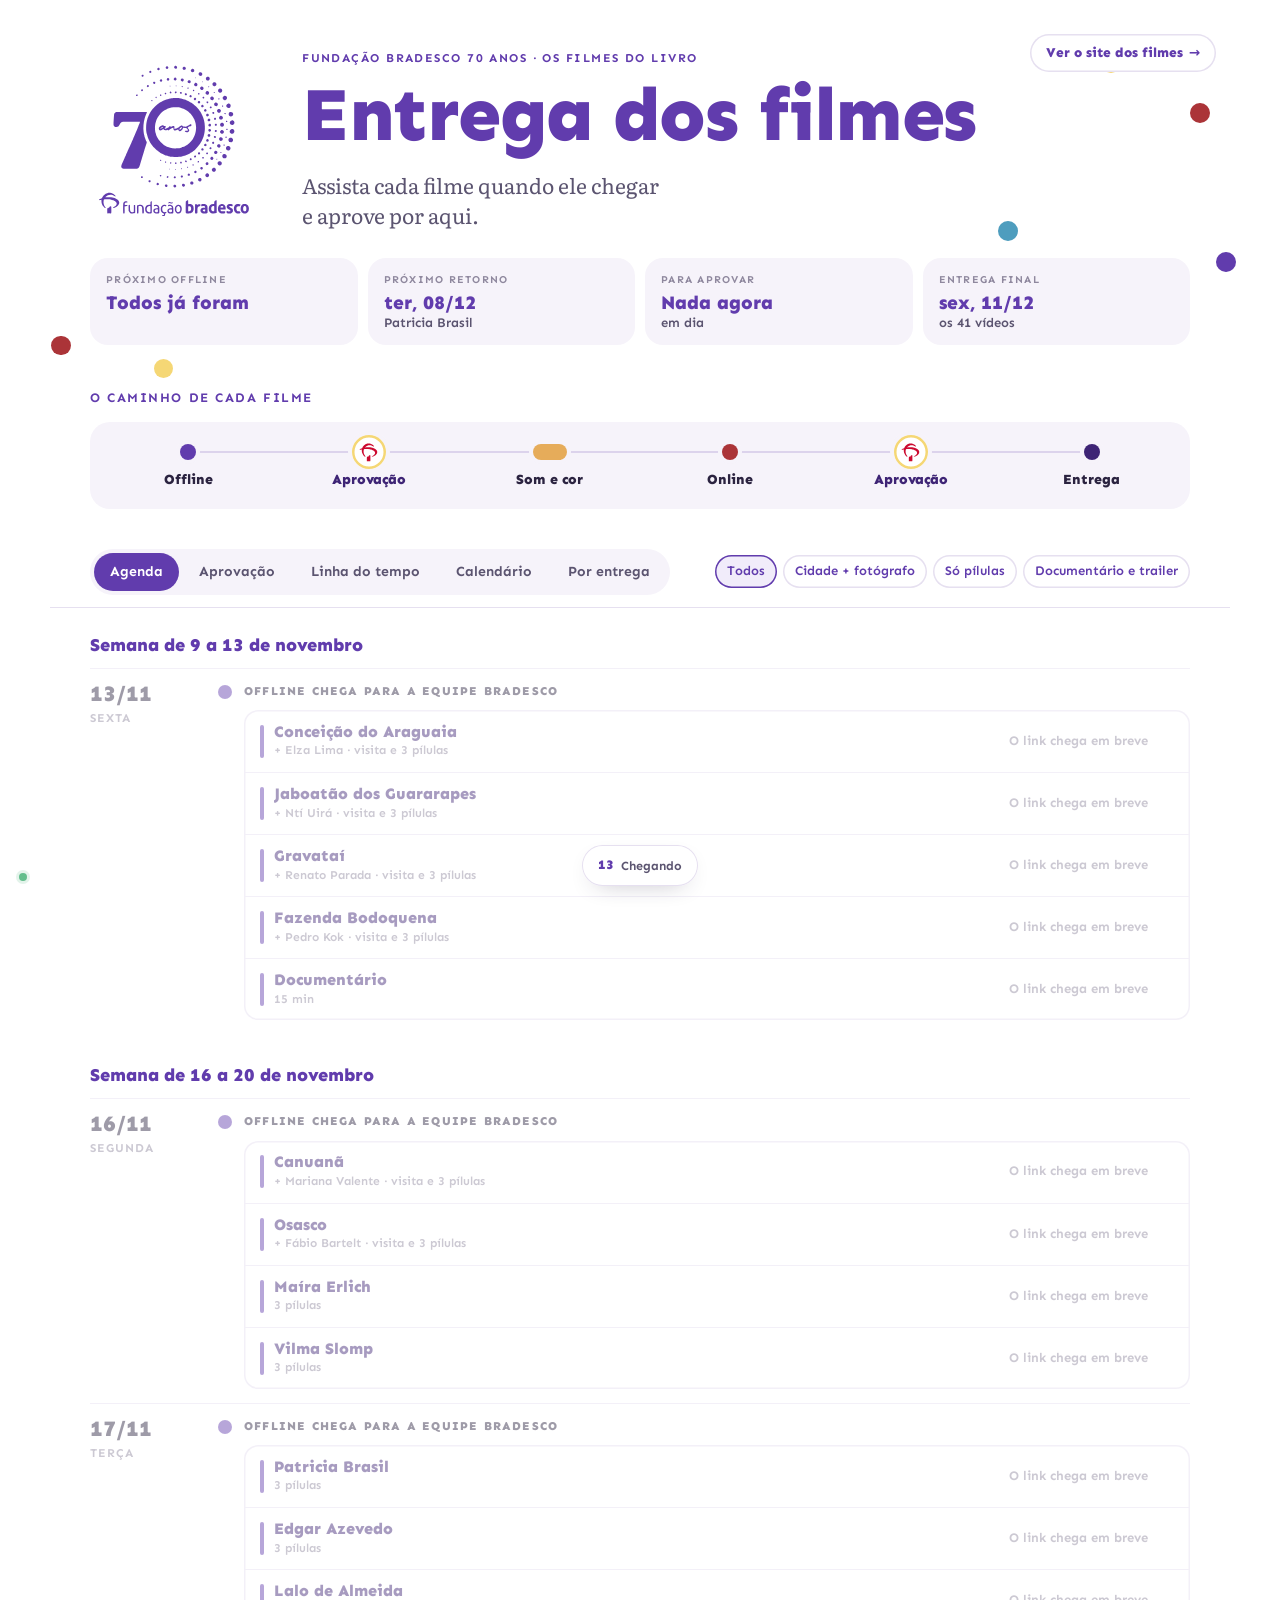
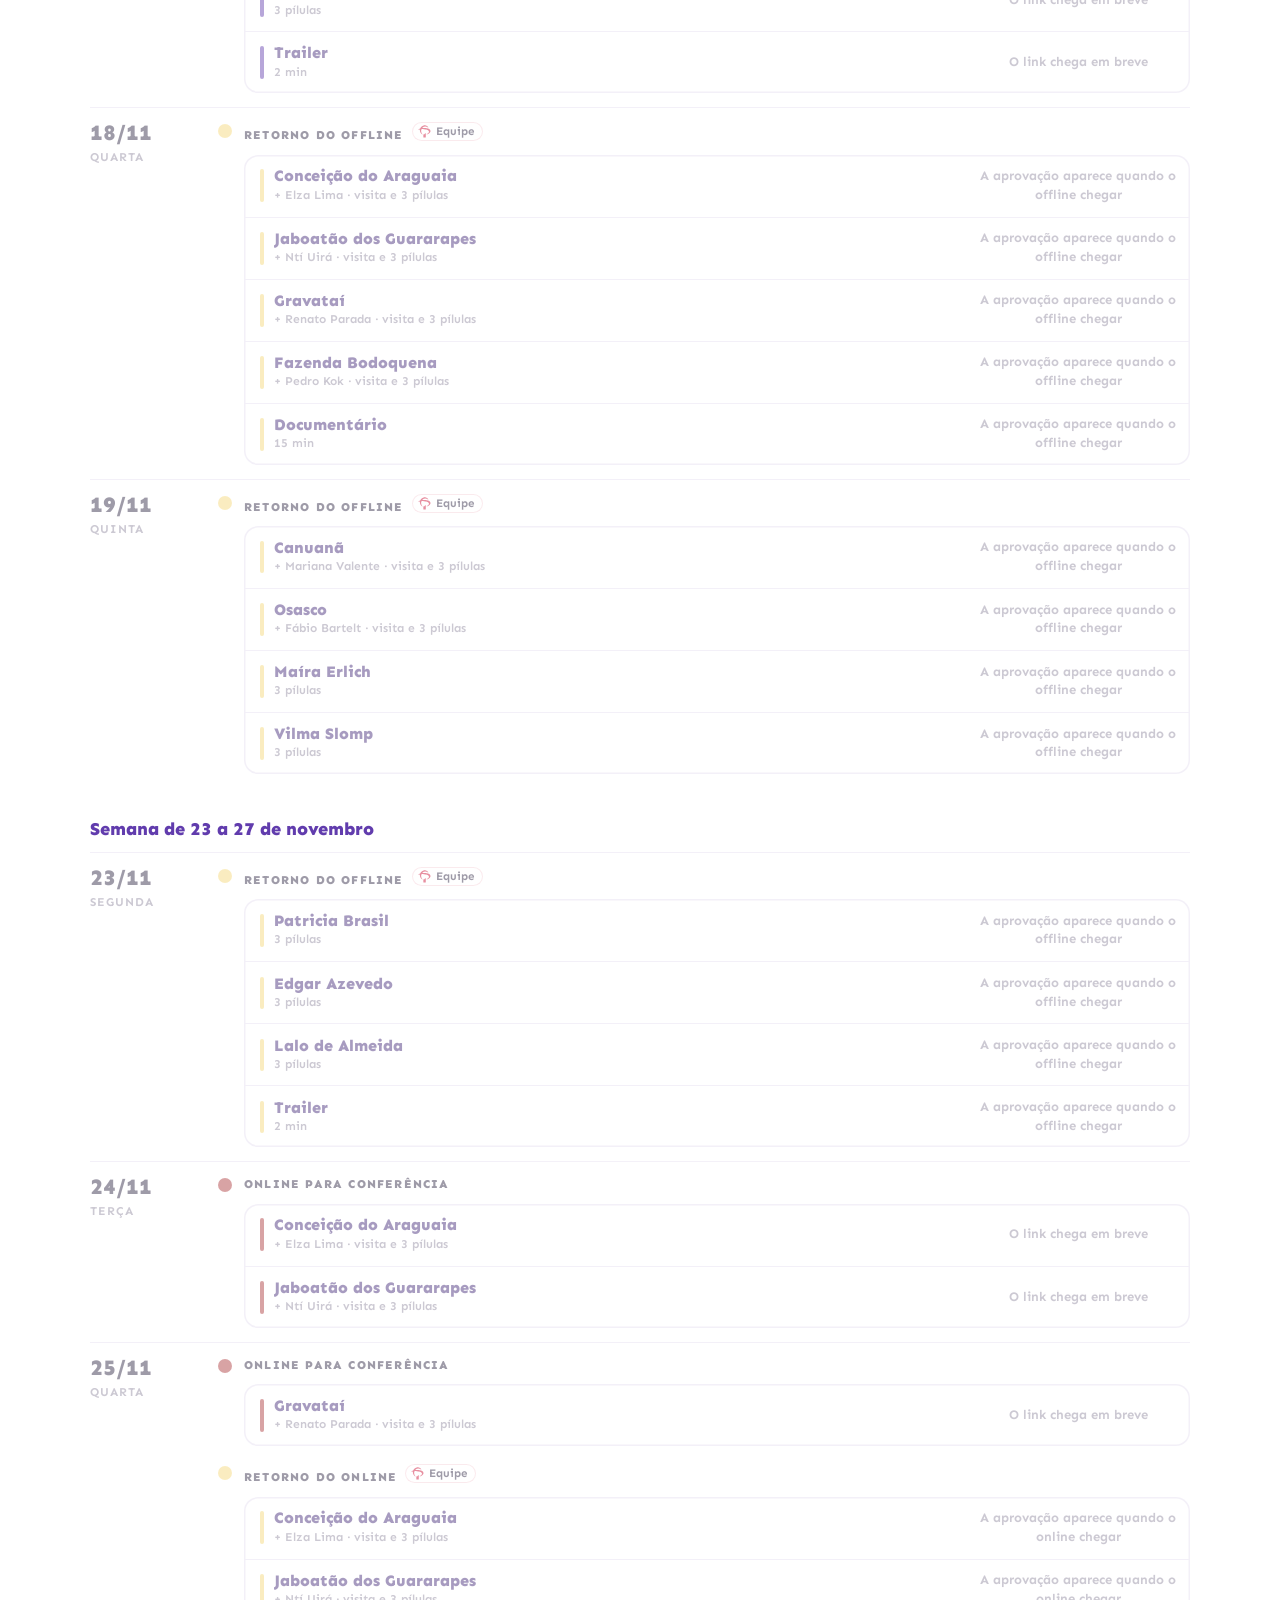
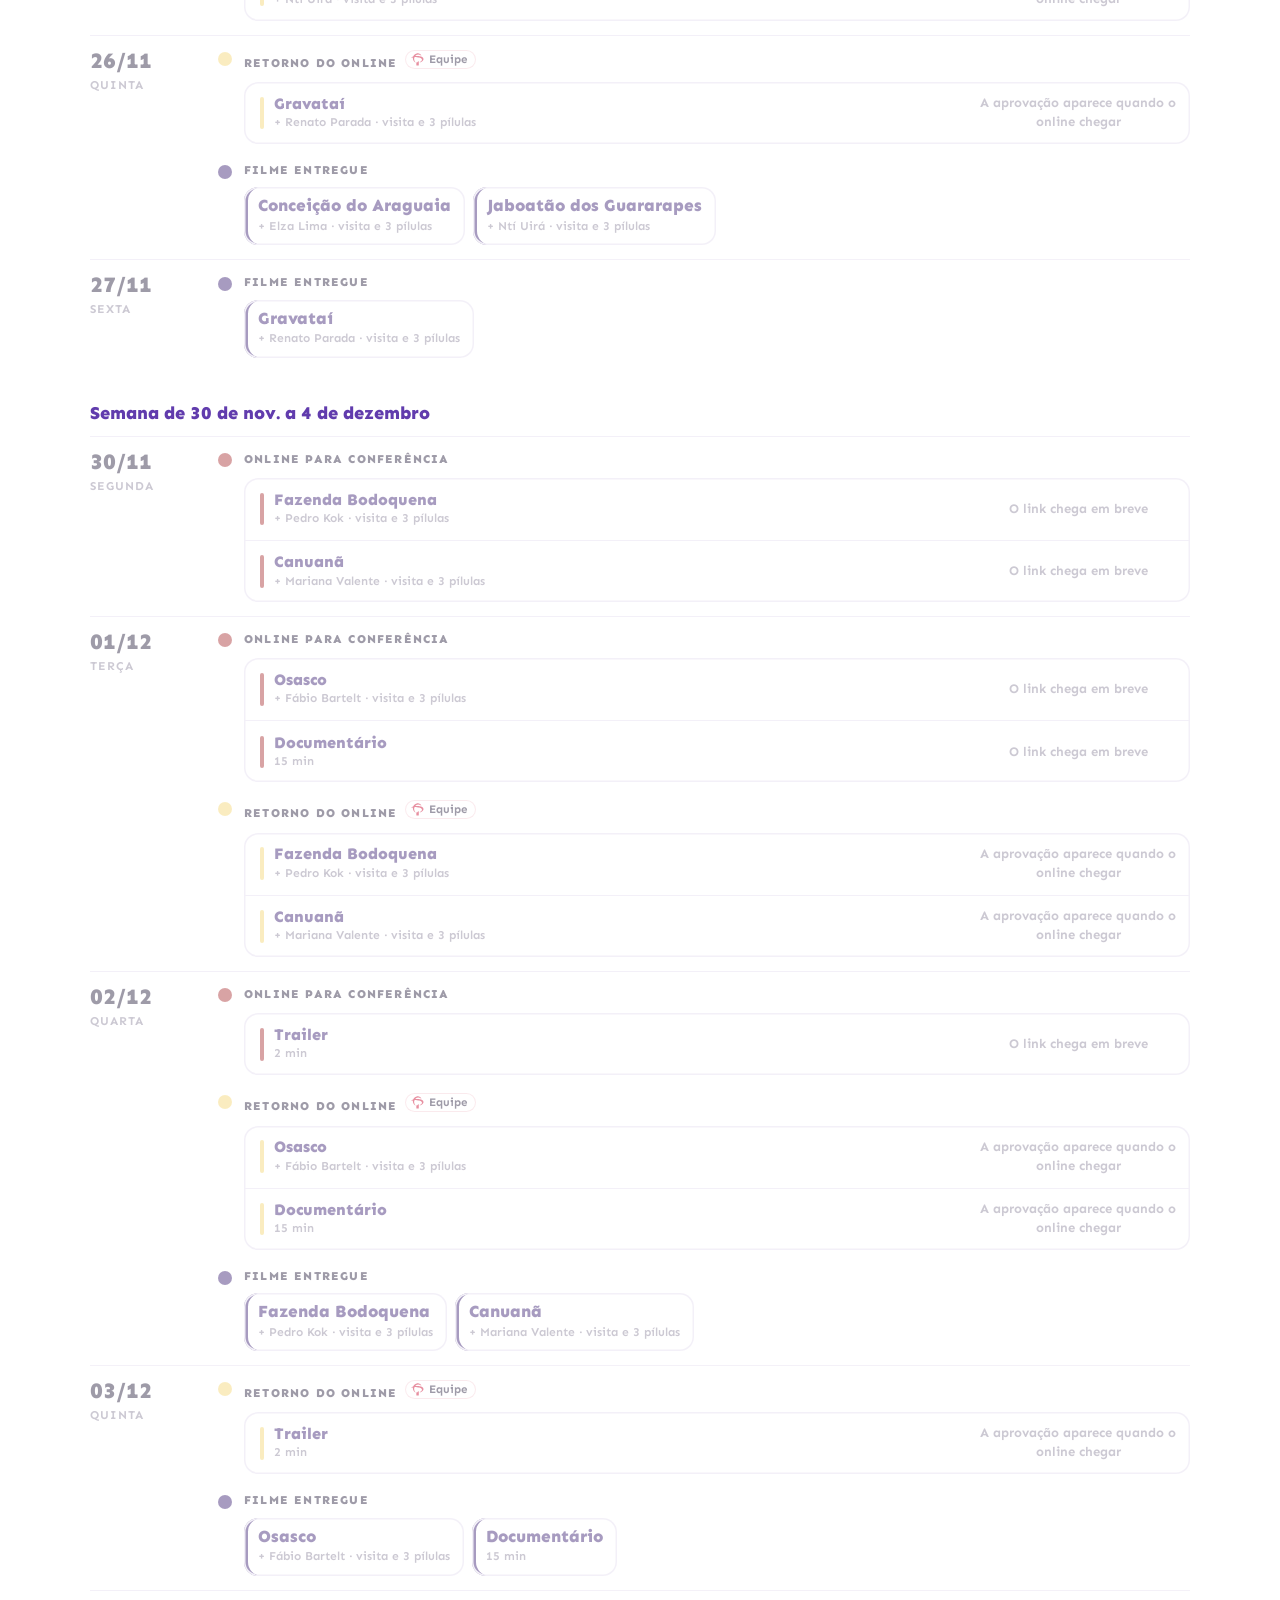
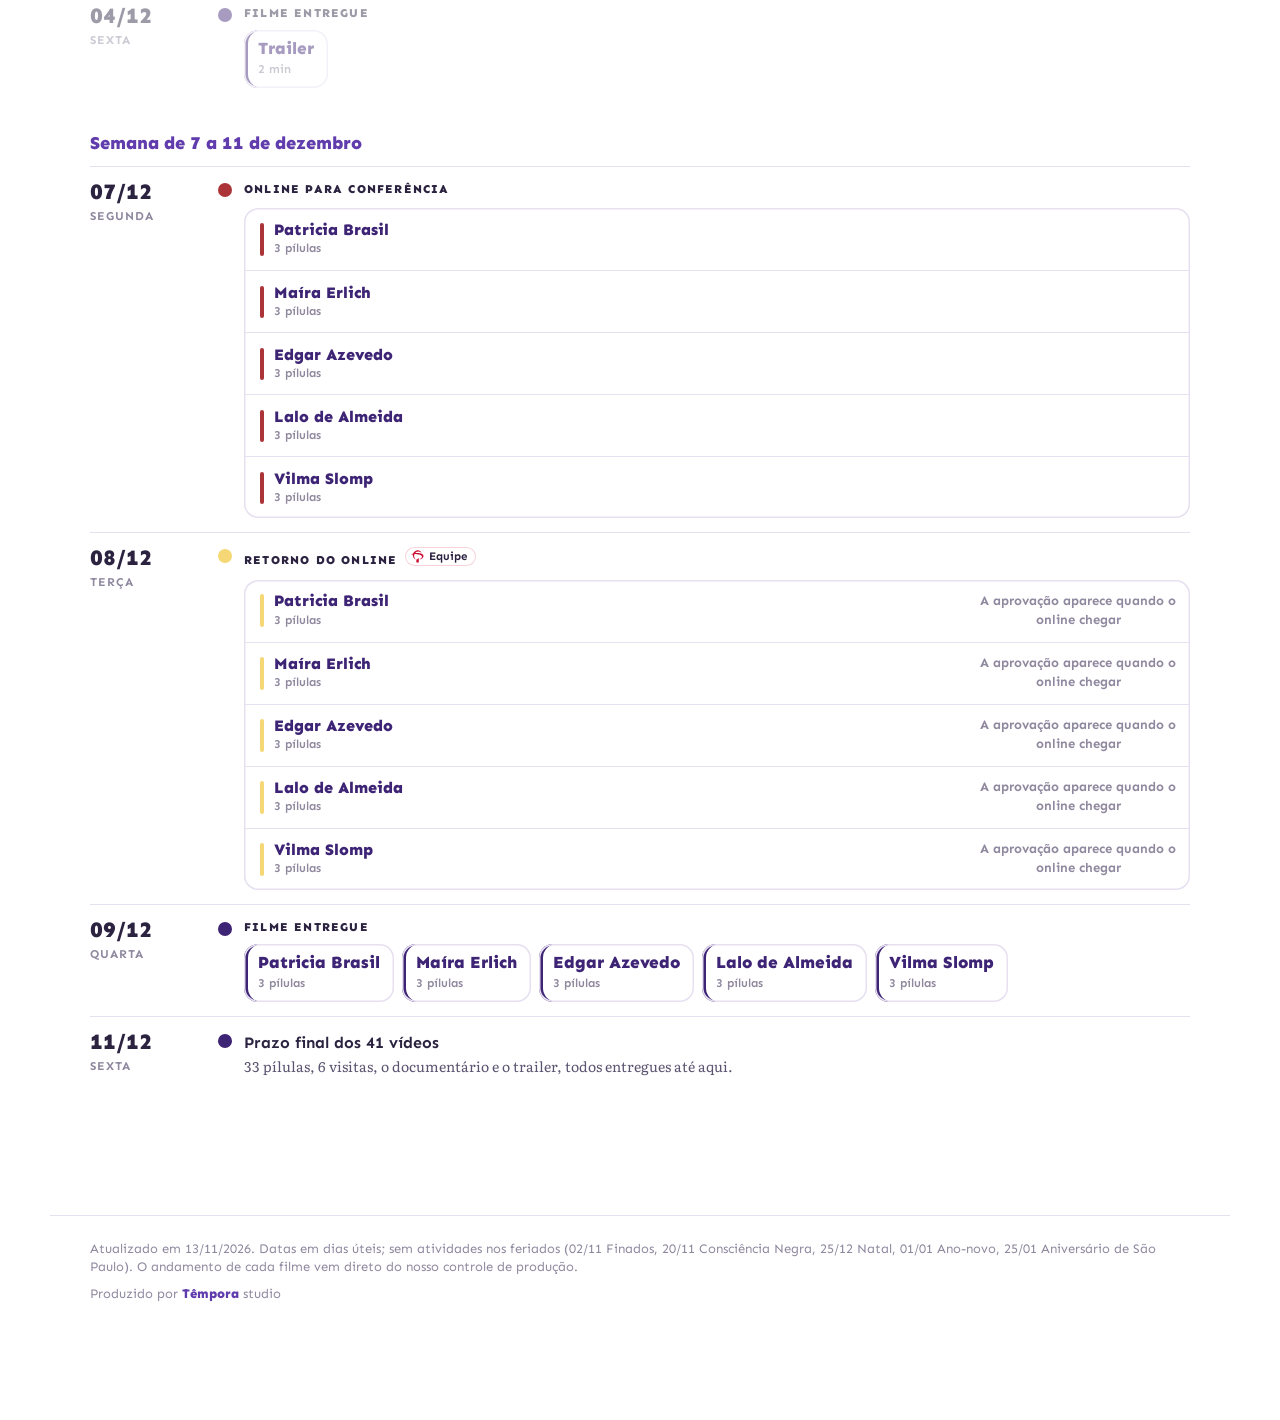
<file: fundacao-bradesco-70/cronograma.html>
<!doctype html>
<html lang="pt-BR">
<head>
  <meta charset="utf-8">
  <meta name="viewport" content="width=device-width, initial-scale=1, viewport-fit=cover">
  <title>Entrega dos filmes · Fundação Bradesco 70 anos</title>
  <meta name="description" content="Quando cada filme chega, quando precisamos do retorno da Equipe Bradesco e a entrega final.">
  <meta name="robots" content="noindex, nofollow">
  <meta name="theme-color" content="#613CAD">
  <meta property="og:type" content="website">
  <meta property="og:title" content="Entrega dos filmes · Fundação Bradesco 70 anos">
  <meta property="og:description" content="Quando cada filme chega, quando precisamos do retorno da Equipe Bradesco e a entrega final. Produzido por Têmpora studio.">
  <meta property="og:image" content="https://mavissimo.github.io/ai/fundacao-bradesco-70/assets/og.png">
  <meta property="og:image:width" content="1200">
  <meta property="og:image:height" content="630">
  <meta name="twitter:card" content="summary_large_image">
  <link rel="icon" href="assets/selo-70-roxo.svg" type="image/svg+xml">
  <link rel="stylesheet" href="player.css?v=20261113a">
  <link rel="stylesheet" href="cronograma.css?v=40">
</head>
<body>
  <header class="top">
    <a class="to-site" href="./">Ver o site dos filmes <span aria-hidden="true">→</span></a>
    <div class="confetti" aria-hidden="true"></div>
    <div class="hero">
      <a class="brand" href="./" aria-label="Site dos filmes"><img src="assets/selo-70-roxo.svg" alt="Fundação Bradesco 70 anos"></a>
      <p class="kicker">Fundação Bradesco 70 anos · os filmes do livro</p>
      <h1>Entrega dos filmes</h1>
      <p class="lead"><span>Assista cada filme quando ele chegar</span> <span>e aprove por aqui.</span></p>
      <dl class="stats" id="stats"></dl>
    </div>
  </header>

  <!-- link direto de um filme (enviado junto com o offline) -->
  <section class="focus" id="focus" hidden></section>

  <section class="how" aria-labelledby="how-title">
    <h2 id="how-title" class="h-sec">O caminho de cada filme</h2>
    <ol class="steps" id="steps"></ol>
  </section>

  <nav class="navbar" aria-label="Formas de ver">
    <div class="tabs" role="tablist">
      <button role="tab" data-view="agenda">Agenda</button>
      <button role="tab" data-view="aprovar">Aprovação <span class="tab-n" id="n-aprovar" hidden></span></button>
      <button role="tab" data-view="linha">Linha do tempo</button>
      <button role="tab" data-view="calendario">Calendário</button>
      <button role="tab" data-view="filmes">Por entrega</button>
    </div>
    <div class="filters" role="group" aria-label="Filtrar">
      <button data-f="" class="on">Todos</button>
      <button data-f="bloco">Cidade + fotógrafo</button>
      <button data-f="pilula">Só pílulas</button>
      <button data-f="doc">Documentário e trailer</button>
    </div>
  </nav>

  <main id="view"></main>

  <footer class="foot">
    <p>Atualizado em <span data-bind="atualizado"></span>. Datas em dias úteis; sem atividades nos feriados (<span data-bind="feriados"></span>). O andamento de cada filme vem direto do nosso controle de produção.</p>
    <p class="made-by">Produzido por <b>Têmpora</b> studio</p>
  </footer>

  <div class="toast" id="toast" role="status" aria-live="polite"></div>

  <script>window.VIDEO_SHEET_ID = "1dZp8HV-64v5ewc0LzdnE4A7Luu1ikMGapbtg848Mnh4"; // planilha do Controle dos Filmes</script>
  <script src="cronograma-dados.js?v=19"></script>
  <script src="player.js?v=20261112a"></script>
  <script src="registro.js?v=8"></script>
  <script src="presenca.js?v=2" defer></script>
  <script src="cronograma.js?v=42"></script>
</body>
</html>
</file>
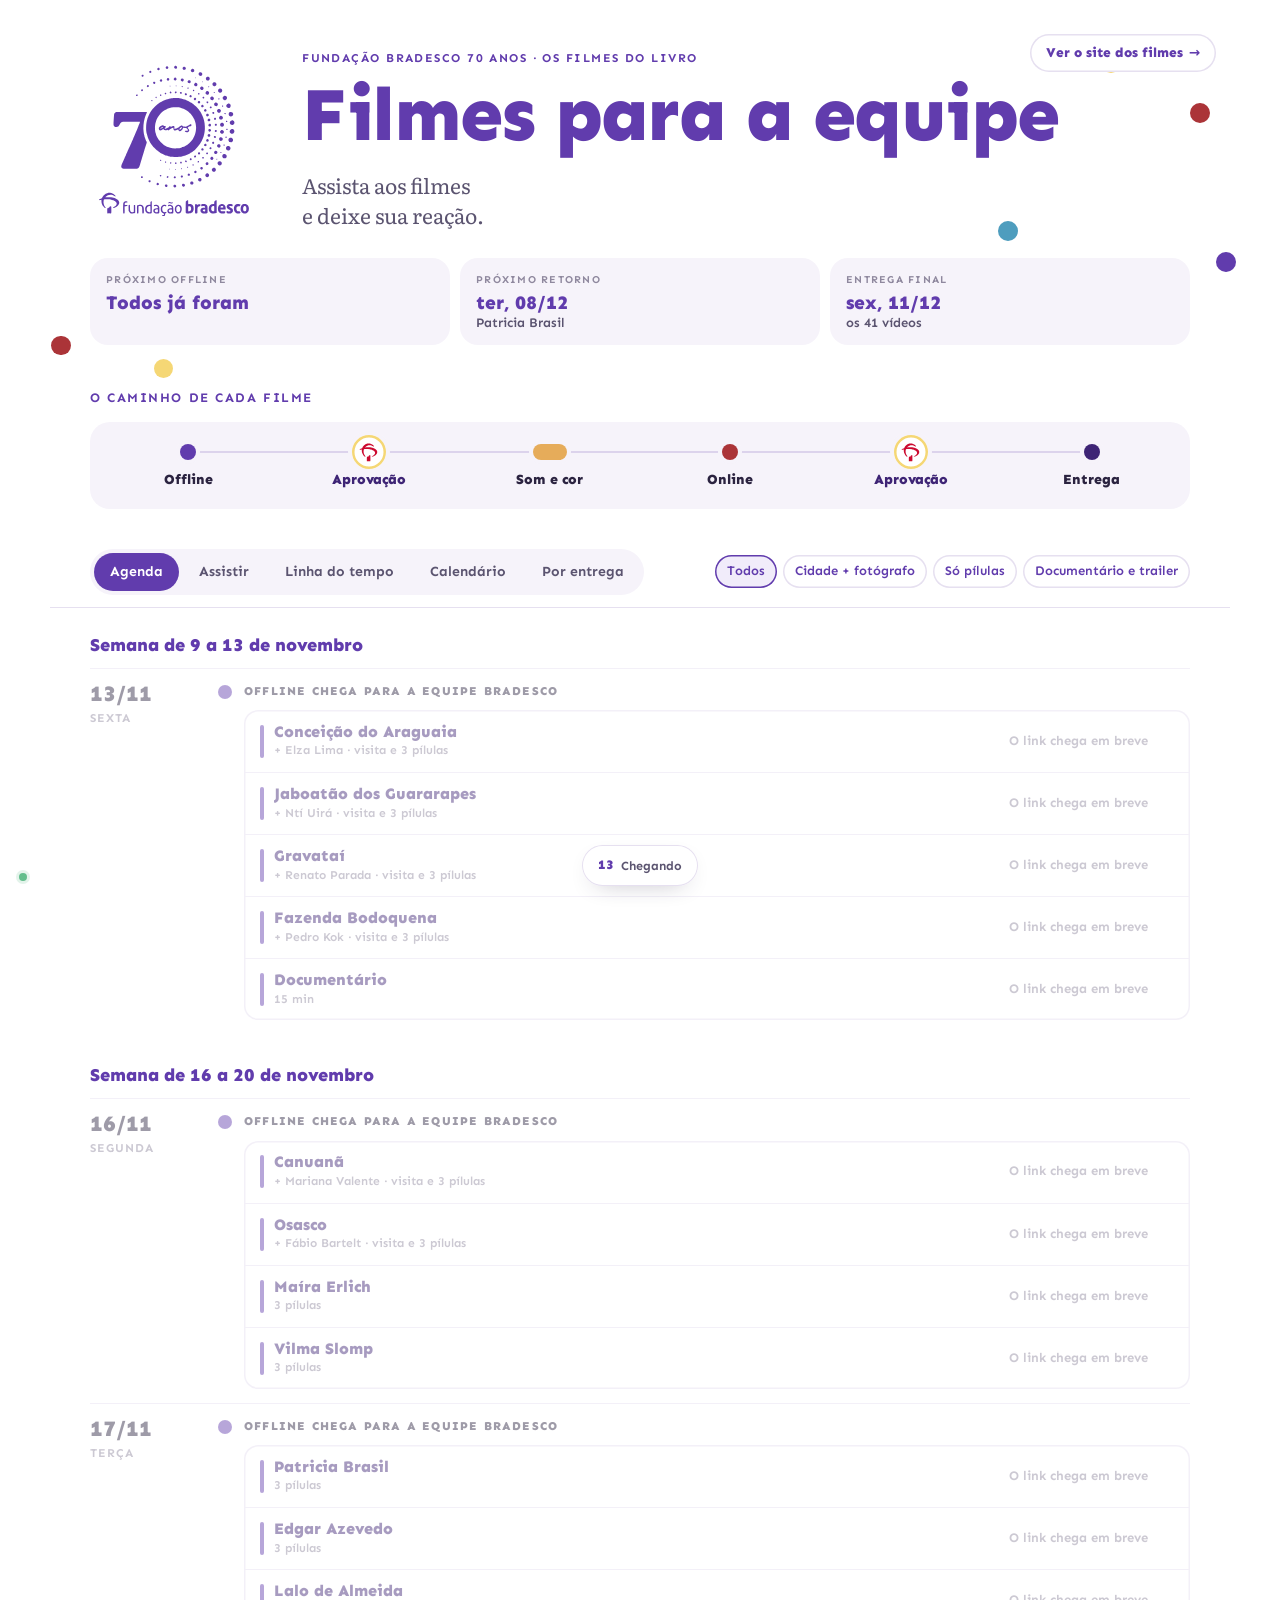
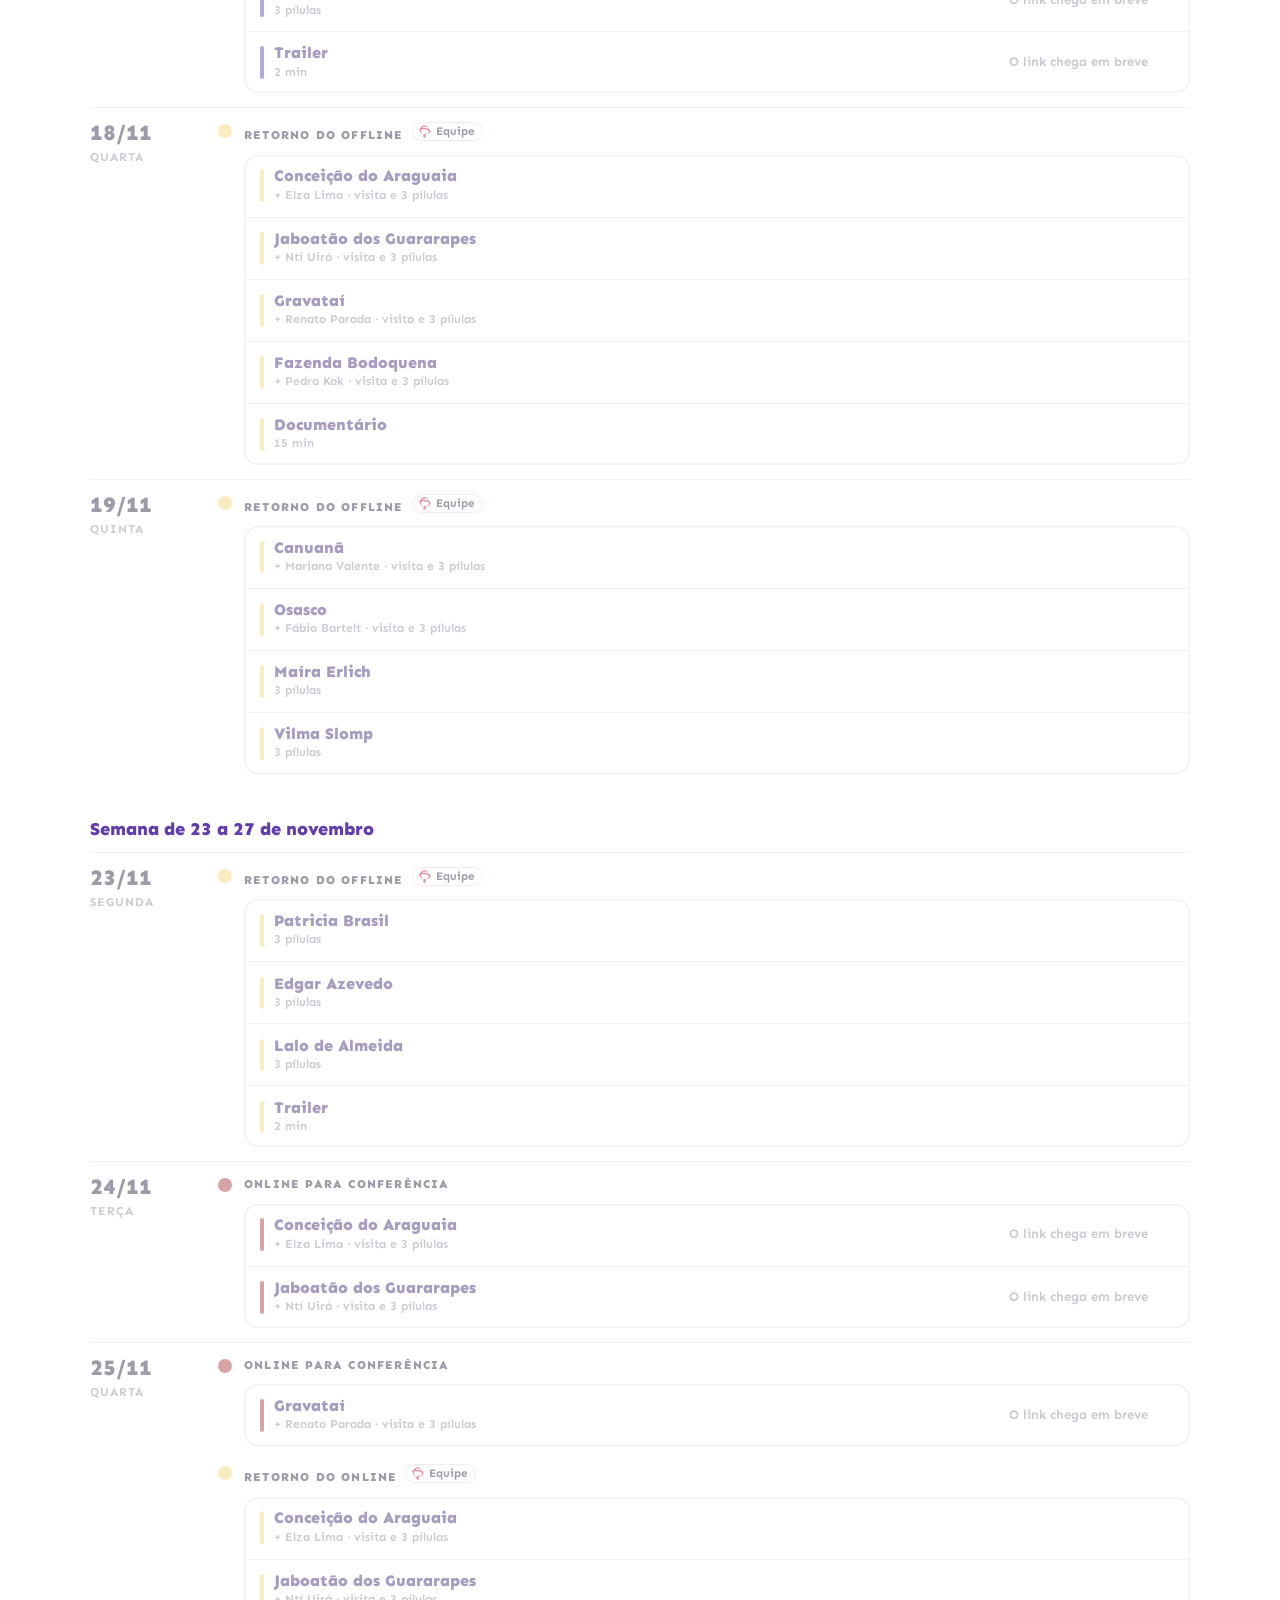
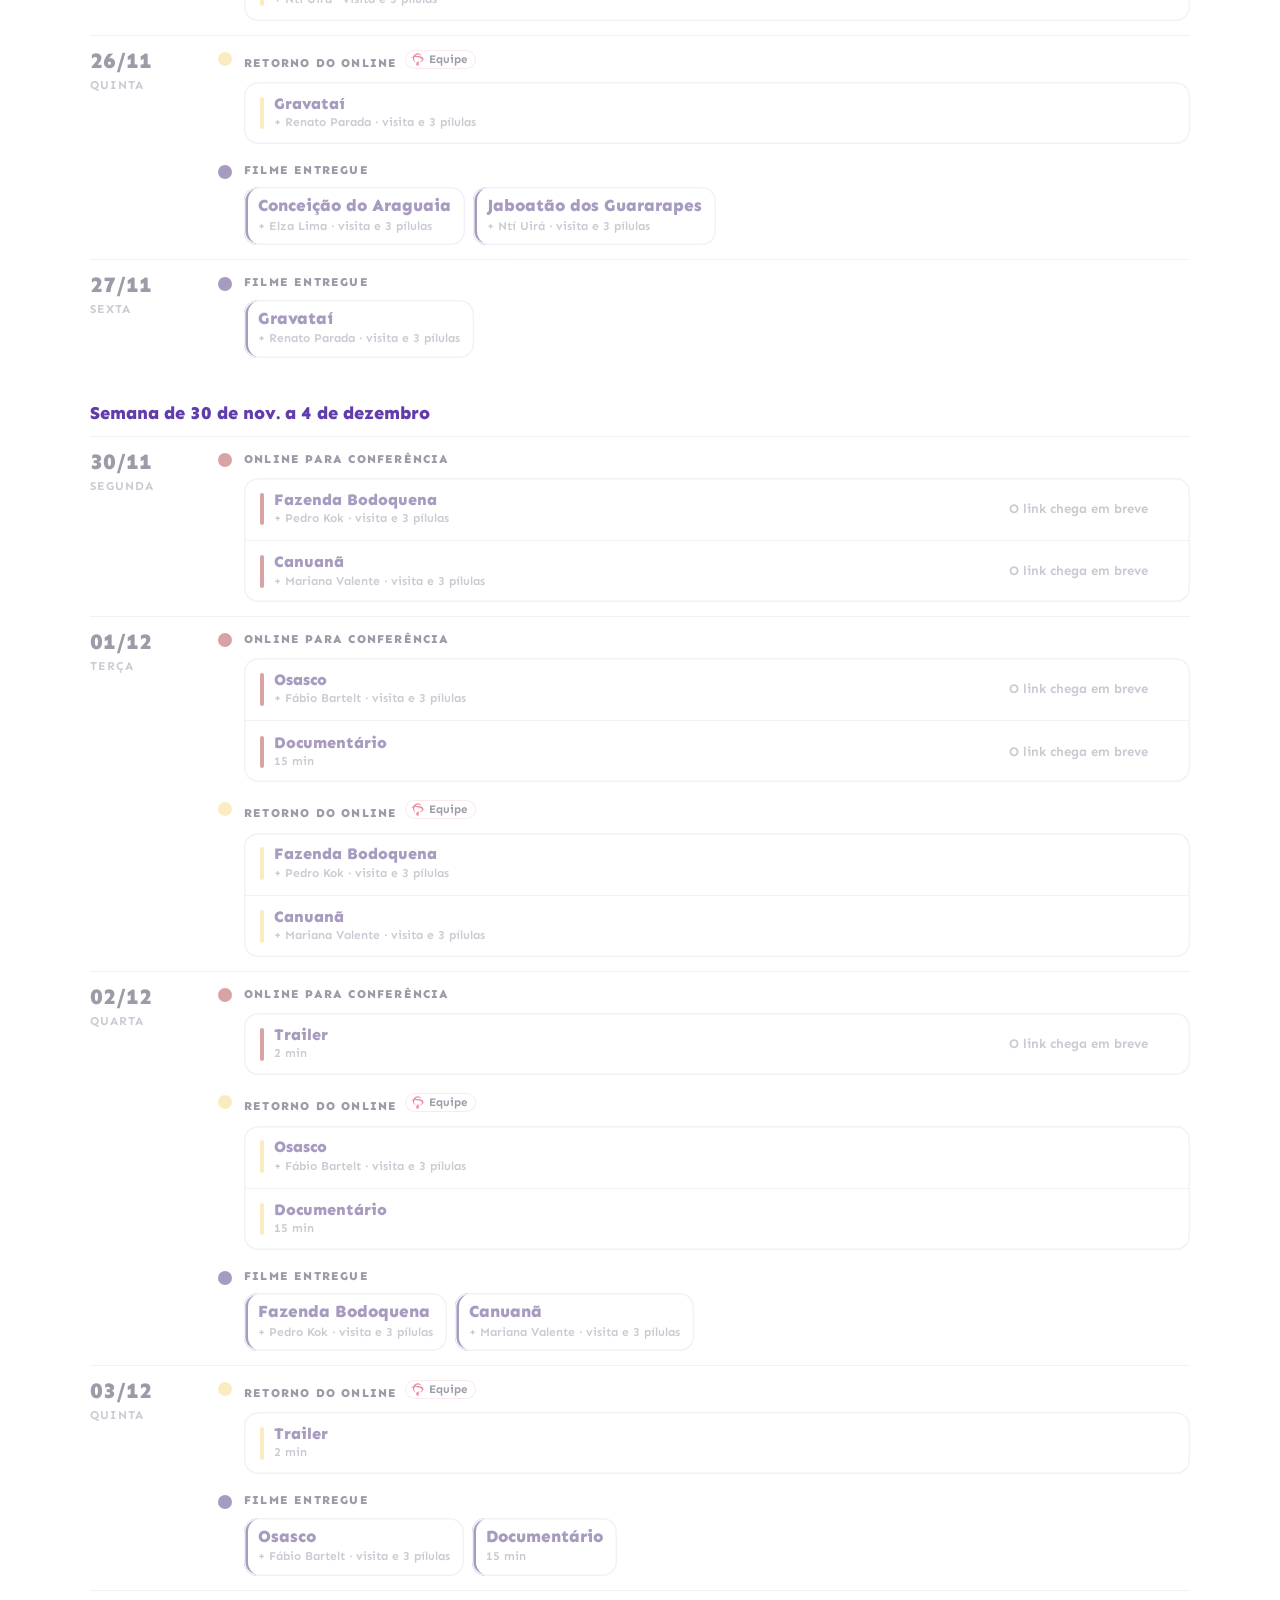
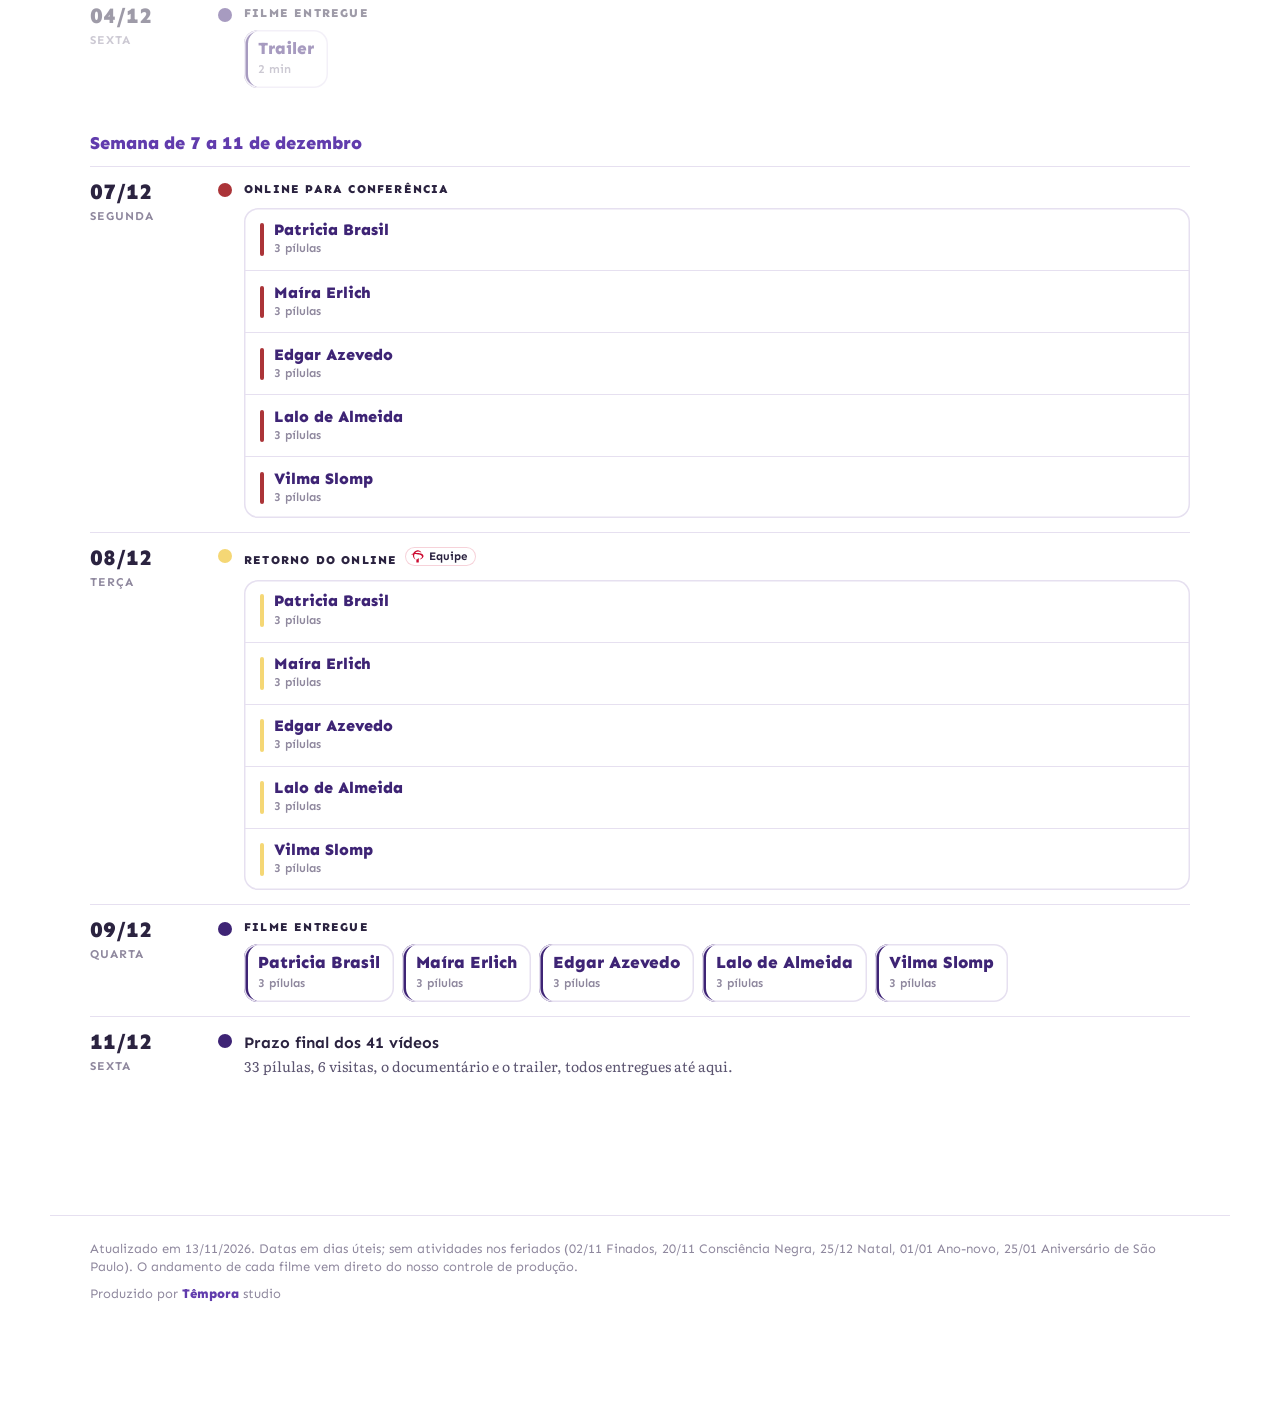
<file: fundacao-bradesco-70/equipe.html>
<!doctype html>
<html lang="pt-BR">
<head>
  <meta charset="utf-8">
  <meta name="viewport" content="width=device-width, initial-scale=1, viewport-fit=cover">
  <title>Filmes para a equipe · Fundação Bradesco 70 anos</title>
  <meta name="description" content="Quando cada filme chega, quando precisamos do retorno da Equipe Bradesco e a entrega final.">
  <meta name="robots" content="noindex, nofollow">
  <meta name="theme-color" content="#613CAD">
  <meta property="og:type" content="website">
  <meta property="og:title" content="Filmes para a equipe · Fundação Bradesco 70 anos">
  <meta property="og:description" content="Quando cada filme chega, quando precisamos do retorno da Equipe Bradesco e a entrega final. Produzido por Têmpora studio.">
  <meta property="og:image" content="https://mavissimo.github.io/ai/fundacao-bradesco-70/assets/og.png">
  <meta property="og:image:width" content="1200">
  <meta property="og:image:height" content="630">
  <meta name="twitter:card" content="summary_large_image">
  <link rel="icon" href="assets/selo-70-roxo.svg" type="image/svg+xml">
  <link rel="stylesheet" href="player.css?v=20261113a">
  <link rel="stylesheet" href="cronograma.css?v=40">
</head>
<body data-modo="equipe">
  <header class="top">
    <a class="to-site" href="./">Ver o site dos filmes <span aria-hidden="true">→</span></a>
    <div class="confetti" aria-hidden="true"></div>
    <div class="hero">
      <a class="brand" href="./" aria-label="Site dos filmes"><img src="assets/selo-70-roxo.svg" alt="Fundação Bradesco 70 anos"></a>
      <p class="kicker">Fundação Bradesco 70 anos · os filmes do livro</p>
      <h1>Filmes para a equipe</h1>
      <p class="lead"><span>Assista aos filmes</span> <span>e deixe sua reação.</span></p>
      <dl class="stats" id="stats"></dl>
    </div>
  </header>

  <!-- link direto de um filme (enviado junto com o offline) -->
  <section class="focus" id="focus" hidden></section>

  <section class="how" aria-labelledby="how-title">
    <h2 id="how-title" class="h-sec">O caminho de cada filme</h2>
    <ol class="steps" id="steps"></ol>
  </section>

  <nav class="navbar" aria-label="Formas de ver">
    <div class="tabs" role="tablist">
      <button role="tab" data-view="agenda">Agenda</button>
      <button role="tab" data-view="aprovar">Assistir <span class="tab-n" id="n-aprovar" hidden></span></button>
      <button role="tab" data-view="linha">Linha do tempo</button>
      <button role="tab" data-view="calendario">Calendário</button>
      <button role="tab" data-view="filmes">Por entrega</button>
    </div>
    <div class="filters" role="group" aria-label="Filtrar">
      <button data-f="" class="on">Todos</button>
      <button data-f="bloco">Cidade + fotógrafo</button>
      <button data-f="pilula">Só pílulas</button>
      <button data-f="doc">Documentário e trailer</button>
    </div>
  </nav>

  <main id="view"></main>

  <footer class="foot">
    <p>Atualizado em <span data-bind="atualizado"></span>. Datas em dias úteis; sem atividades nos feriados (<span data-bind="feriados"></span>). O andamento de cada filme vem direto do nosso controle de produção.</p>
    <p class="made-by">Produzido por <b>Têmpora</b> studio</p>
  </footer>

  <div class="toast" id="toast" role="status" aria-live="polite"></div>

  <script>window.VIDEO_SHEET_ID = "1dZp8HV-64v5ewc0LzdnE4A7Luu1ikMGapbtg848Mnh4"; // planilha do Controle dos Filmes</script>
  <script src="cronograma-dados.js?v=19"></script>
  <script src="player.js?v=20261112a"></script>
  <script src="registro.js?v=8"></script>
  <script src="presenca.js?v=2" defer></script>
  <script src="cronograma.js?v=42"></script>
</body>
</html>
</file>
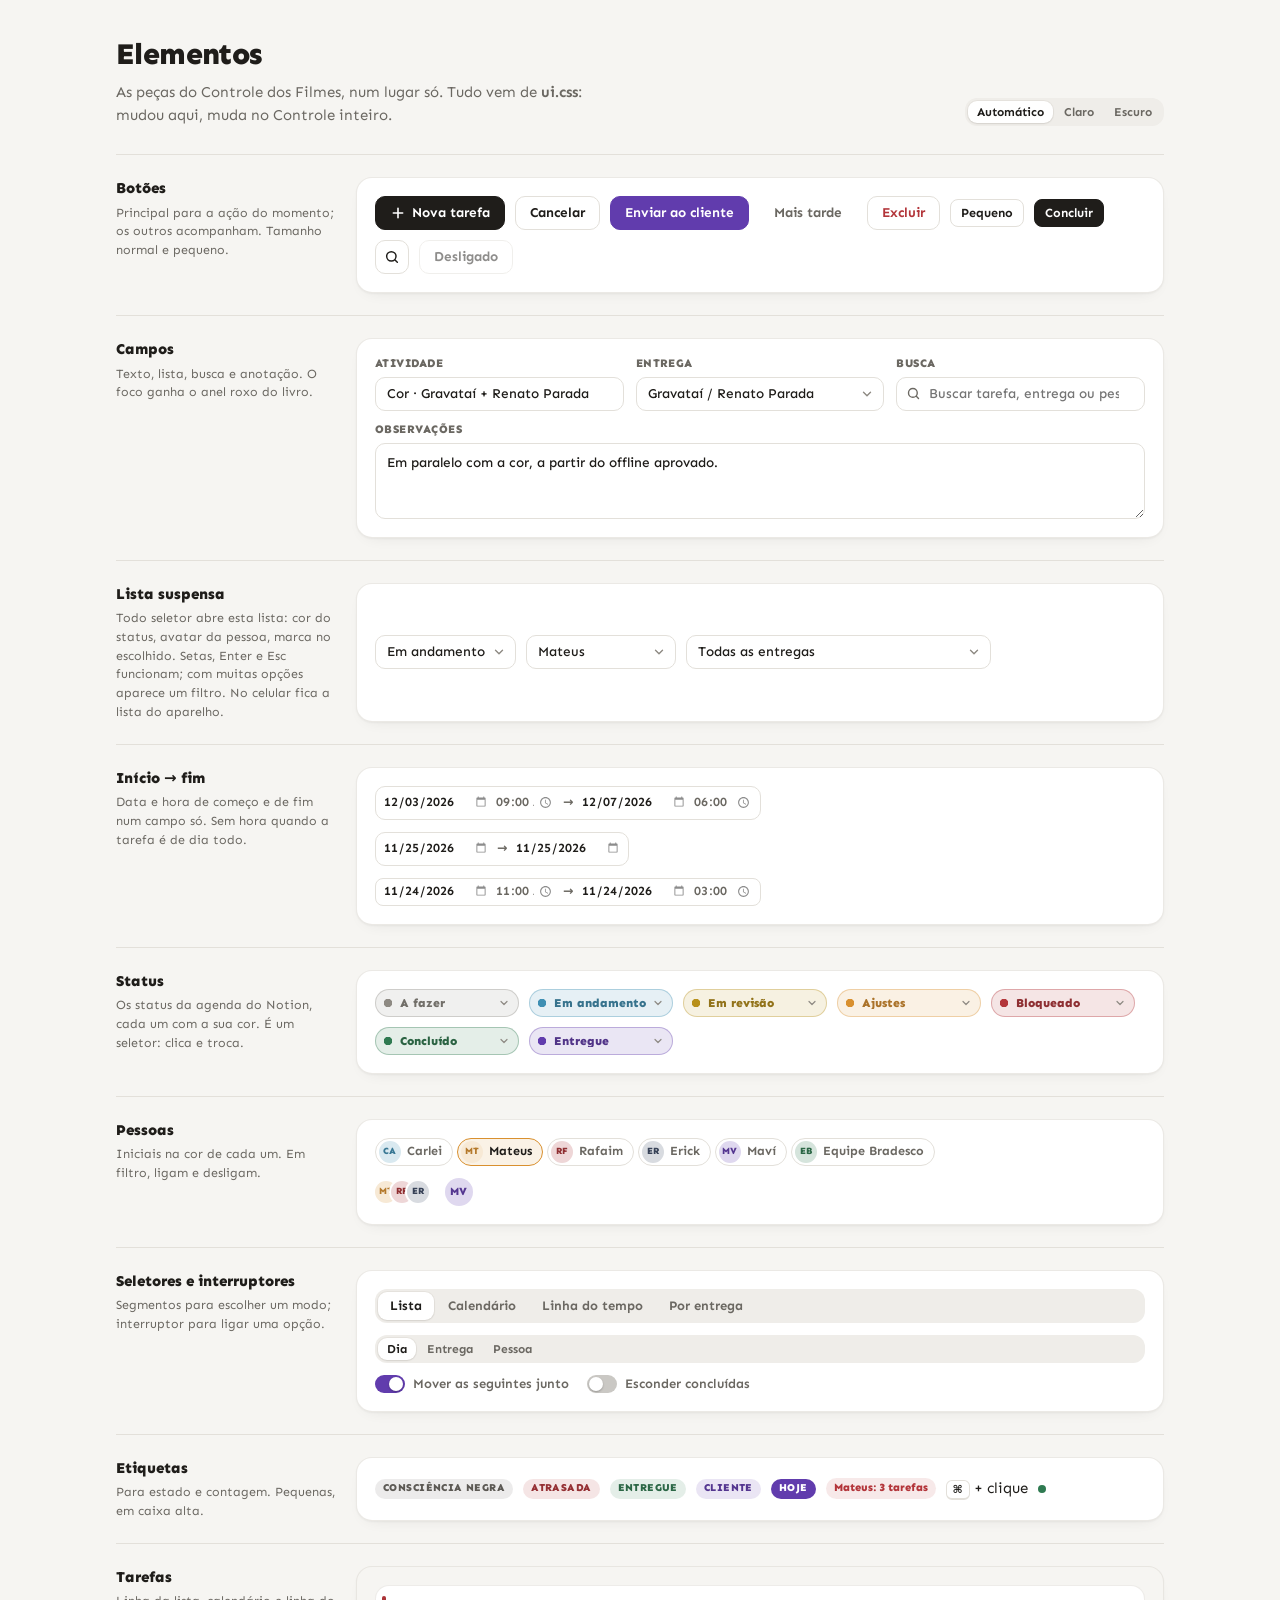
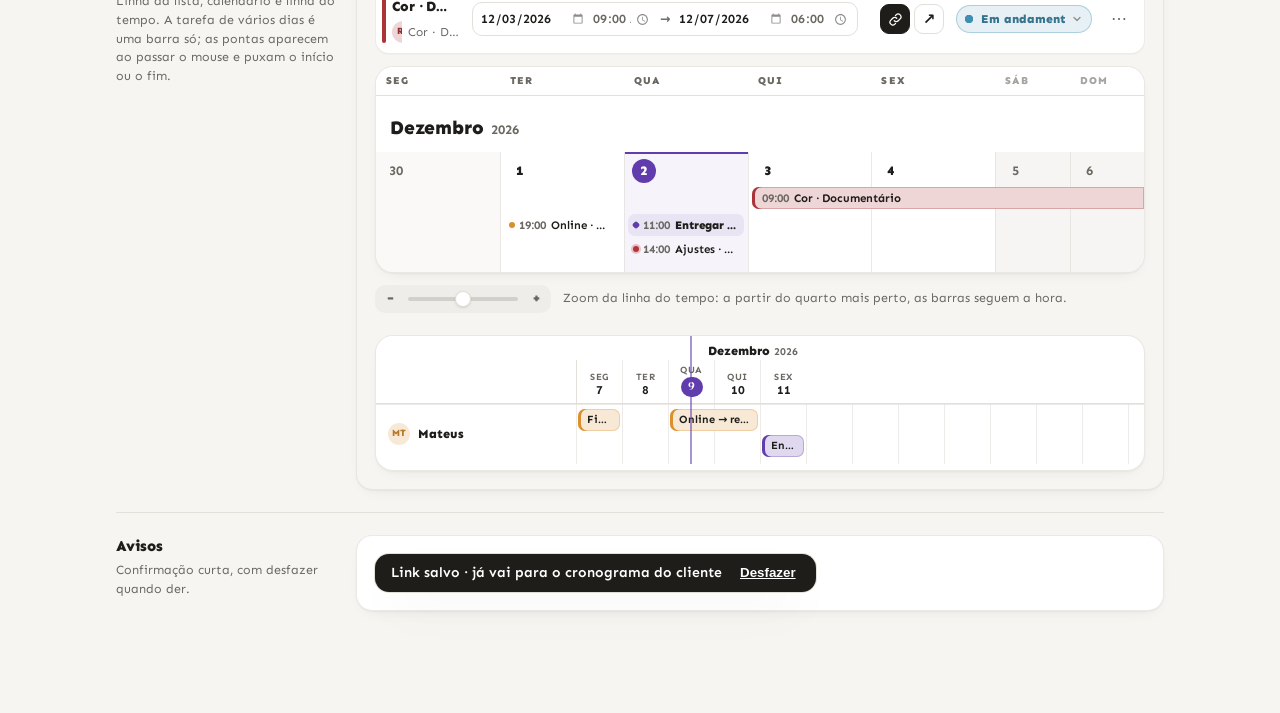
<file: fundacao-bradesco-70/cronograma/controle/elementos.html>
<!doctype html>
<html lang="pt-BR">
<head>
<meta charset="utf-8">
<meta name="viewport" content="width=device-width, initial-scale=1">
<meta name="robots" content="noindex, nofollow">
<title>Elementos · Controle dos Filmes</title>
<link rel="preconnect" href="https://fonts.googleapis.com">
<link rel="preconnect" href="https://fonts.gstatic.com" crossorigin>
<link href="https://fonts.googleapis.com/css2?family=Sen:wght@400;600;700;800&display=swap" rel="stylesheet">
<style>
/* as mesmas cores de base do Controle (index.html) */
:root { --bg: #F6F5F2; --card: #FFFFFF; --surface: #EFEDE9; --line: #E3E0DA; --fg: #1F1D1A; --muted: #6B6862; --accent: #1F1D1A; --accent-fg: #FFFFFF;
  --brand: #613CAD; --st-edicao: #A29E96; --st-v2: #613CAD; --st-ajustes: #D9902F; --st-offline: #3F8FB3; --st-online: #AB3438; --st-aprovado: #2F7A51; --st-entregue: #3D4B66; --danger: #B3353A;
  --shadow: 0 1px 2px rgba(31, 29, 26, .04), 0 6px 18px -12px rgba(31, 29, 26, .16); --font: "Sen", system-ui, -apple-system, "Segoe UI", sans-serif; }
@media (prefers-color-scheme: dark) { :root:not([data-theme="light"]) { --bg: #141413; --card: #1D1C1A; --surface: #282724; --line: #35332F; --fg: #EEEDEA; --muted: #A3A09A; --accent: #EEEDEA; --accent-fg: #161614;
  --brand: #B49BF3; --st-edicao: #8E8B85; --st-v2: #B49BF3; --st-ajustes: #E8A955; --st-offline: #6DB4D6; --st-online: #E36F73; --st-aprovado: #62BA8A; --st-entregue: #9AA8C4; --danger: #E36F73; color-scheme: dark; } }
:root[data-theme="dark"] { --bg: #141413; --card: #1D1C1A; --surface: #282724; --line: #35332F; --fg: #EEEDEA; --muted: #A3A09A; --accent: #EEEDEA; --accent-fg: #161614;
  --brand: #B49BF3; --st-edicao: #8E8B85; --st-v2: #B49BF3; --st-ajustes: #E8A955; --st-offline: #6DB4D6; --st-online: #E36F73; --st-aprovado: #62BA8A; --st-entregue: #9AA8C4; --danger: #E36F73; color-scheme: dark; }
* { box-sizing: border-box; }
body { margin: 0; background: var(--bg); color: var(--fg); font: 400 15px/1.5 var(--font); }
.pg { max-width: 1080px; margin: 0 auto; padding: 32px 16px 80px; }
.pg > header { display: flex; align-items: end; gap: 16px; flex-wrap: wrap; margin-bottom: 28px; }
.pg > header h1 { margin: 0; font-size: 30px; font-weight: 800; letter-spacing: -.02em; }
.pg > header p { margin: 4px 0 0; color: var(--muted); max-width: 60ch; }
.pg > header .u-seg { margin-left: auto; }
.sec { display: grid; grid-template-columns: 220px minmax(0, 1fr); gap: 20px; padding: 22px 0; border-top: 1px solid var(--line); }
.sec h2 { margin: 0; font-size: 15px; font-weight: 800; }
.sec h2 + p { margin: 4px 0 0; font-size: 12.5px; color: var(--muted); }
.demo { display: flex; flex-wrap: wrap; gap: 10px; align-items: center; padding: 18px; }
.demo.col { display: grid; gap: 12px; }
@media (max-width: 760px) { .sec { grid-template-columns: 1fr; } }
</style>
<link rel="stylesheet" href="ui.css?v=2">
<script src="ui.js?v=1"></script>
</head>
<body>
<main class="pg">
  <header>
    <div><h1>Elementos</h1><p>As peças do Controle dos Filmes, num lugar só. Tudo vem de <b>ui.css</b>: mudou aqui, muda no Controle inteiro.</p></div>
    <div class="u-seg sm u-tema" role="group" aria-label="Tema"><button type="button" data-tema="">Automático</button><button type="button" data-tema="light">Claro</button><button type="button" data-tema="dark">Escuro</button></div>
  </header>

  <section class="sec"><div><h2>Botões</h2><p>Principal para a ação do momento; os outros acompanham. Tamanho normal e pequeno.</p></div>
    <div class="u-card demo">
      <button class="u-btn primary"><svg viewBox="0 0 24 24" fill="none" stroke="currentColor" stroke-width="2.4" stroke-linecap="round"><path d="M12 5v14M5 12h14"/></svg>Nova tarefa</button>
      <button class="u-btn">Cancelar</button><button class="u-btn brand">Enviar ao cliente</button><button class="u-btn ghost">Mais tarde</button><button class="u-btn danger">Excluir</button>
      <button class="u-btn sm">Pequeno</button><button class="u-btn sm primary">Concluir</button>
      <button class="u-btn icon" aria-label="Buscar"><svg viewBox="0 0 24 24" fill="none" stroke="currentColor" stroke-width="2.2" stroke-linecap="round"><circle cx="11" cy="11" r="7"/><path d="m20 20-3.5-3.5"/></svg></button>
      <button class="u-btn" disabled>Desligado</button>
    </div></section>

  <section class="sec"><div><h2>Campos</h2><p>Texto, lista, busca e anotação. O foco ganha o anel roxo do livro.</p></div>
    <div class="u-card demo col">
      <div style="display:grid;grid-template-columns:repeat(auto-fit,minmax(200px,1fr));gap:12px">
        <label class="u-label">Atividade<input class="u-field" value="Cor · Gravataí + Renato Parada"></label>
        <label class="u-label">Entrega<select class="u-field"><option>Gravataí / Renato Parada</option><option>Documentário</option></select></label>
        <label class="u-label">Busca<span class="u-search"><svg viewBox="0 0 24 24" fill="none" stroke="currentColor" stroke-width="2.2" stroke-linecap="round"><circle cx="11" cy="11" r="7"/><path d="m20 20-3.5-3.5"/></svg><input class="u-field" type="search" placeholder="Buscar tarefa, entrega ou pessoa"></span></label>
      </div>
      <label class="u-label">Observações<textarea class="u-field">Em paralelo com a cor, a partir do offline aprovado.</textarea></label>
    </div></section>

  <section class="sec"><div><h2>Lista suspensa</h2><p>Todo seletor abre esta lista: cor do status, avatar da pessoa, marca no escolhido. Setas, Enter e Esc funcionam; com muitas opções aparece um filtro. No celular fica a lista do aparelho.</p></div>
    <div class="u-card demo">
      <select class="u-field" data-menu="status" aria-label="Status"><option>A fazer</option><option selected>Em andamento</option><option>Em revisão</option><option>Ajustes</option><option>Bloqueado</option><option>Concluído</option><option>Entregue</option></select>
      <select class="u-field" id="sel-pessoa" aria-label="Responsável"></select>
      <select class="u-field" aria-label="Entrega"><option value="">Todas as entregas</option><option>Conceição do Araguaia / Gustavo Gomes</option><option>Jaboatão dos Guararapes / Ntí Uirá</option><option>Gravataí / Renato Parada</option><option>Fazenda Bodoquena / Pedro Kok</option><option>Fazenda Canuanã / Leo Drumond</option><option>Osasco / Ricardo Teles</option><option>Pílulas · Patricia Gouvêa</option><option>Pílulas · Maíra Erlich e Edgar Azevedo</option><option>Pílulas · Lalo de Almeida e Vilma Slomp</option><option>Documentário</option><option>Trailer</option><option>Geral</option></select>
    </div></section>

  <section class="sec"><div><h2>Início → fim</h2><p>Data e hora de começo e de fim num campo só. Sem hora quando a tarefa é de dia todo.</p></div>
    <div class="u-card demo col">
      <div class="u-dt"><input type="date" value="2026-12-03"><input type="time" value="09:00"><span class="ar">→</span><input type="date" value="2026-12-07"><input type="time" value="18:00"></div>
      <div class="u-dt"><input type="date" value="2026-11-25"><span class="ar">→</span><input type="date" value="2026-11-25"></div>
      <div class="u-dt sm"><input type="date" value="2026-11-24"><input type="time" value="11:00"><span class="ar">→</span><input type="date" value="2026-11-24"><input type="time" value="15:00"></div>
    </div></section>

  <section class="sec"><div><h2>Status</h2><p>Os status da agenda do Notion, cada um com a sua cor. É um seletor: clica e troca.</p></div>
    <div class="u-card demo" id="sts"></div></section>

  <section class="sec"><div><h2>Pessoas</h2><p>Iniciais na cor de cada um. Em filtro, ligam e desligam.</p></div>
    <div class="u-card demo col">
      <div class="pessoas" id="pp"></div>
      <div style="display:flex;gap:16px;align-items:center;flex-wrap:wrap"><span class="u-avs" id="avs"></span><span class="u-av lg" style="--c:var(--st-v2)">MV</span></div>
    </div></section>

  <section class="sec"><div><h2>Seletores e interruptores</h2><p>Segmentos para escolher um modo; interruptor para ligar uma opção.</p></div>
    <div class="u-card demo col">
      <div class="u-seg" role="group" data-grupo><button aria-pressed="true">Lista</button><button>Calendário</button><button>Linha do tempo</button><button>Por entrega</button></div>
      <div class="u-seg sm" role="group" data-grupo><button aria-pressed="true">Dia</button><button>Entrega</button><button>Pessoa</button></div>
      <div style="display:flex;gap:18px;flex-wrap:wrap"><label class="u-sw"><input type="checkbox" checked><span></span>Mover as seguintes junto</label><label class="u-sw"><input type="checkbox"><span></span>Esconder concluídas</label></div>
    </div></section>

  <section class="sec"><div><h2>Etiquetas</h2><p>Para estado e contagem. Pequenas, em caixa alta.</p></div>
    <div class="u-card demo">
      <span class="u-tag">Consciência Negra</span><span class="u-tag danger">atrasada</span><span class="u-tag ok">entregue</span><span class="u-tag brand">cliente</span><span class="u-tag solid" style="--c:var(--brand)">hoje</span>
      <span class="carga">Mateus: 3 tarefas</span><span><span class="u-kbd">⌘</span> + clique</span><span class="u-dot" style="--c:var(--st-aprovado)"></span>
    </div></section>

  <section class="sec"><div><h2>Tarefas</h2><p>Linha da lista, calendário e linha do tempo. A tarefa de vários dias é uma barra só; as pontas aparecem ao passar o mouse e puxam o início ou o fim.</p></div>
    <div class="u-card demo col" style="background:var(--bg)">
      <div class="l-row" style="--c:var(--st-online)"><div class="l-tit"><input value="Cor · Documentário"><small><span class="u-avs"><span class="u-av" style="--c:var(--st-online)">RF</span></span><span>Cor · Documentário</span></small></div>
        <div class="l-hora"><div class="u-dt"><input type="date" value="2026-12-03"><input type="time" value="09:00"><span class="ar">→</span><input type="date" value="2026-12-07"><input type="time" value="18:00"></div></div>
        <span class="lk"><button class="lk-bt tem" aria-label="Link"><svg viewBox="0 0 24 24" width="15" height="15"><path fill="none" stroke="currentColor" stroke-width="2" stroke-linecap="round" d="M10 14a4.5 4.5 0 0 0 6.4 0l3-3a4.5 4.5 0 0 0-6.4-6.4l-1 1M14 10a4.5 4.5 0 0 0-6.4 0l-3 3a4.5 4.5 0 0 0 6.4 6.4l1-1"/></svg></button><a class="lk-abre" href="#">↗</a></span>
        <select class="u-st" data-st="em-andamento"><option>Em andamento</option></select><button class="mais">⋯</button></div>
      <div class="cal2">
        <div class="cal2-dow"><div>seg</div><div>ter</div><div>qua</div><div>qui</div><div>sex</div><div>sáb</div><div>dom</div></div>
        <div class="cal2-mes"><b>Dezembro</b><span>2026</span></div>
        <div class="wk" style="--lanes:1">
          <div class="cel passado" style="grid-column:1"></div><div class="cel" style="grid-column:2"></div><div class="cel hoje" style="grid-column:3"></div><div class="cel" style="grid-column:4"></div><div class="cel" style="grid-column:5"></div><div class="cel fds" style="grid-column:6"></div><div class="cel fds" style="grid-column:7"></div>
          <div class="n ant" style="grid-column:1"><b>30</b></div><div class="n" style="grid-column:2"><b>1</b></div><div class="n hoje" style="grid-column:3"><b>2</b></div><div class="n" style="grid-column:4"><b>3</b></div><div class="n" style="grid-column:5"><b>4</b></div><div class="n fds" style="grid-column:6"><b>5</b></div><div class="n fds" style="grid-column:7"><b>6</b></div>
          <button class="chip bar cont-r" style="--c:var(--st-online);grid-column:4 / 8;grid-row:2"><span class="h">09:00</span><span class="t">Cor · Documentário</span><span class="rz l"></span></button>
          <div class="dch" style="grid-column:2;grid-row:3"><button class="chip" style="--c:var(--st-ajustes)"><span class="h">19:00</span><span class="t">Online · Osasco</span><span class="rz l"></span><span class="rz r"></span></button></div>
          <div class="dch" style="grid-column:3;grid-row:3"><button class="chip marco" style="--c:var(--st-v2)"><span class="h">11:00</span><span class="t">Entregar · Bodoquena</span></button><button class="chip atrasada" style="--c:var(--st-offline)"><span class="h">14:00</span><span class="t">Ajustes · Canuanã</span></button></div>
        </div>
      </div>
      <div class="tl-topo"><div class="u-zoom" role="group" aria-label="Zoom"><button type="button" data-z="-1">−</button><input type="range" id="z" min="0" max="8" value="4" aria-label="Zoom"><button type="button" data-z="1">+</button></div><span class="ed-sub">Zoom da linha do tempo: a partir do quarto mais perto, as barras seguem a hora.</span></div>
      <div class="tl-wrap"><div class="tl" id="tl" data-z="l" style="--w:46px;--hz:0;--tl-col:200px">
        <div class="tl-h0"></div><div class="tl-cab"><div class="tl-meses"><div style="width:calc(5 * var(--w))"><span>Dezembro<small>2026</small></span></div></div><div class="tl-dias"><div class="seg1"><i>seg</i><b>7</b><span class="hs"><s>11h</s><s>14h</s><s>17h</s></span></div><div><i>ter</i><b>8</b><span class="hs"><s>11h</s><s>14h</s><s>17h</s></span></div><div class="hoje"><i>qua</i><b>9</b><span class="hs"><s>11h</s><s>14h</s><s>17h</s></span></div><div><i>qui</i><b>10</b><span class="hs"><s>11h</s><s>14h</s><s>17h</s></span></div><div><i>sex</i><b>11</b><span class="hs"><s>11h</s><s>14h</s><s>17h</s></span></div></div></div>
        <div class="tl-g"><span class="u-av" style="--c:var(--st-ajustes)">MT</span><span>Mateus</span></div><div class="tl-faixa" style="height:60px">
          <div class="tl-bar" style="--c:var(--st-ajustes);--i0:0;--i1:0;--f0:.083;--f1:.917;top:4px"><span class="rs l"></span><span>Finalização</span><span class="h">09:00</span><span class="rs r"></span></div>
          <div class="tl-bar" style="--c:var(--st-ajustes);--i0:2;--i1:3;--f0:.917;--f1:.25;top:4px"><span class="rs l"></span><span>Online → retorno</span><span class="h">19:00</span><span class="rs r"></span></div>
          <div class="tl-bar" style="--c:var(--st-v2);--i0:4;--i1:4;--f0:.25;--f1:.333;top:30px"><span class="rs l"></span><span>Entrega</span><span class="h">11:00</span><span class="rs r"></span></div>
        </div>
        <div class="tl-hoje" style="--hi:2"></div>
      </div></div>
    </div></section>

  <section class="sec"><div><h2>Avisos</h2><p>Confirmação curta, com desfazer quando der.</p></div>
    <div class="u-card demo"><div class="u-toast"><span>Link salvo · já vai para o cronograma do cliente</span><button>Desfazer</button></div></div></section>
</main>
<script>
const CORES = { Carlei: "var(--st-offline)", Mateus: "var(--st-ajustes)", Rafaim: "var(--st-online)", Erick: "var(--st-entregue)", "Maví": "var(--st-v2)", Cliente: "var(--st-aprovado)" };
const INI = { Carlei: "CA", Mateus: "MT", Rafaim: "RF", Erick: "ER", "Maví": "MV", Cliente: "EB" };
const av = (p) => `<span class="u-av" style="--c:${CORES[p]}">${INI[p]}</span>`;
document.getElementById("pp").innerHTML = Object.keys(CORES).map((p, i) => `<button type="button" class="u-person" aria-pressed="${i === 1}" style="--c:${CORES[p]}">${av(p)}${p === "Cliente" ? "Equipe Bradesco" : p}</button>`).join("");
document.getElementById("avs").innerHTML = ["Mateus", "Rafaim", "Erick"].map(av).join("");
const ST = [["A fazer", "a-fazer"], ["Em andamento", "em-andamento"], ["Em revisão", "em-revisao"], ["Ajustes", "ajustes"], ["Bloqueado", "bloqueado"], ["Concluído", "concluido"], ["Entregue", "entregue"]];
document.getElementById("sts").innerHTML = ST.map(([n, k]) => `<select class="u-st" data-st="${k}">${ST.map(([m]) => `<option${m === n ? " selected" : ""}>${m}</option>`).join("")}</select>`).join("");
document.getElementById("sts").addEventListener("change", (e) => { const o = ST.find(([n]) => n === e.target.value); if (o) e.target.dataset.st = o[1]; });
document.addEventListener("click", (e) => {
  const p = e.target.closest(".u-person"); if (p) p.setAttribute("aria-pressed", p.getAttribute("aria-pressed") !== "true");
  const b = e.target.closest("[data-grupo] button"); if (b) b.parentElement.querySelectorAll("button").forEach((x) => x.setAttribute("aria-pressed", x === b));
  const z = e.target.closest("[data-z]"); if (z && z.tagName === "BUTTON") { const r = document.getElementById("z"); r.value = +r.value + +z.dataset.z; zoom(); }
});
document.getElementById("sel-pessoa").innerHTML = Object.keys(CORES).map((p, i) => `<option value="${p}" data-ini="${INI[p]}" data-cor="${CORES[p]}"${i === 1 ? " selected" : ""}>${p === "Cliente" ? "Equipe Bradesco" : p}</option>`).join("");
const ZOOM = [10, 16, 24, 34, 46, 64, 90, 130, 180];
function zoom() { const w = ZOOM[+document.getElementById("z").value], tl = document.getElementById("tl"); tl.style.setProperty("--w", w + "px"); tl.style.setProperty("--hz", w >= 90 ? 1 : 0); tl.dataset.z = w >= 90 ? "h" : w >= 34 ? "l" : w >= 16 ? "m" : "s"; }
document.getElementById("z").addEventListener("input", zoom);
</script>
</body>
</html>
</file>
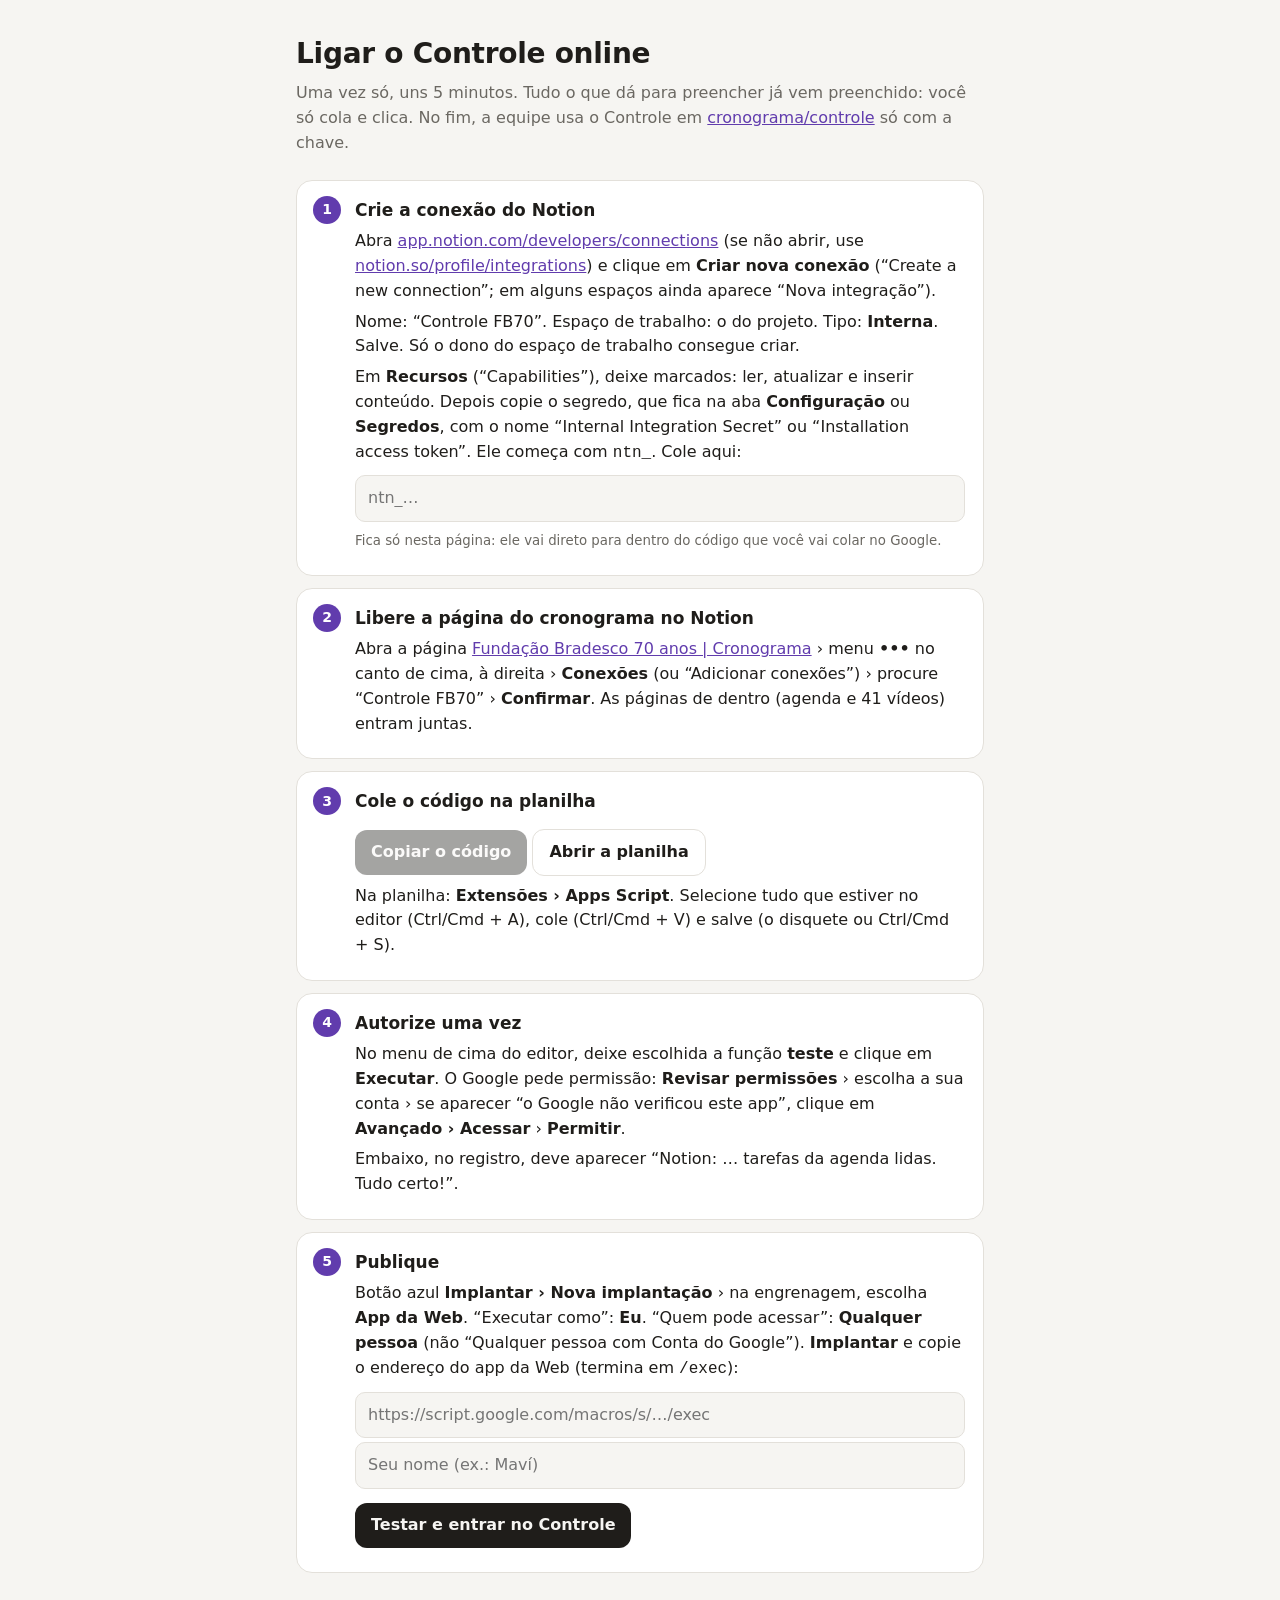
<file: fundacao-bradesco-70/cronograma/controle/instalar.html>
<!doctype html>
<html lang="pt-BR">
<head>
<meta charset="utf-8">
<meta name="viewport" content="width=device-width, initial-scale=1">
<meta name="robots" content="noindex, nofollow">
<title>Ligar o Controle online</title>
<style>
:root { --bg: #F6F5F2; --card: #fff; --fg: #1F1D1A; --muted: #6B6862; --line: #E3E0DA; --brand: #613CAD; --ok: #2F7A51; --erro: #B3353A; }
@media (prefers-color-scheme: dark) { :root { --bg: #141413; --card: #1D1C1A; --fg: #EEEDEA; --muted: #A3A09A; --line: #35332F; --brand: #B49BF3; --ok: #62BA8A; --erro: #E36F73; } }
* { box-sizing: border-box; }
body { margin: 0; background: var(--bg); color: var(--fg); font: 16px/1.55 system-ui, -apple-system, "Segoe UI", sans-serif; }
main { max-width: 720px; margin: 0 auto; padding: 32px 16px 64px; }
h1 { font-size: 28px; margin: 0 0 6px; letter-spacing: -.01em; }
.lead { color: var(--muted); margin: 0 0 24px; }
ol { padding: 0; margin: 0; list-style: none; counter-reset: p; display: grid; gap: 12px; }
li { counter-increment: p; background: var(--card); border: 1px solid var(--line); border-radius: 16px; padding: 16px 18px 16px 58px; position: relative; }
li::before { content: counter(p); position: absolute; left: 16px; top: 15px; width: 28px; height: 28px; border-radius: 50%; background: var(--brand); color: #fff; font-weight: 800; display: grid; place-items: center; font-size: 14px; }
li.feito::before { content: "✓"; background: var(--ok); }
li h2 { margin: 0 0 4px; font-size: 17px; }
li p { margin: 6px 0; }
b { font-weight: 700; }
input { font: inherit; width: 100%; padding: 10px 12px; border-radius: 10px; border: 1px solid var(--line); background: var(--bg); color: inherit; margin-top: 4px; }
button, .bt { font: inherit; font-weight: 800; padding: 10px 16px; border: 0; border-radius: 12px; background: var(--fg); color: var(--bg); cursor: pointer; text-decoration: none; display: inline-block; margin-top: 8px; }
.bt.claro { background: none; color: var(--fg); border: 1px solid var(--line); }
button:disabled { opacity: .4; cursor: not-allowed; }
.msg { font-size: 14px; font-weight: 700; margin: 8px 0 0; }
.msg.ok { color: var(--ok); } .msg.erro { color: var(--erro); }
.chave { font: 700 17px ui-monospace, SFMono-Regular, Menlo, monospace; background: var(--bg); border: 1px dashed var(--line); border-radius: 10px; padding: 8px 12px; display: inline-block; margin-top: 4px; }
small { color: var(--muted); }
a { color: var(--brand); }
</style>
</head>
<body>
<main>
  <h1>Ligar o Controle online</h1>
  <p class="lead">Uma vez só, uns 5 minutos. Tudo o que dá para preencher já vem preenchido: você só cola e clica. No fim, a equipe usa o Controle em <a href="./">cronograma/controle</a> só com a chave.</p>
  <ol>
    <li id="p1"><h2>Crie a conexão do Notion</h2>
      <p>Abra <a href="https://app.notion.com/developers/connections" target="_blank" rel="noopener">app.notion.com/developers/connections</a> (se não abrir, use <a href="https://www.notion.so/profile/integrations" target="_blank" rel="noopener">notion.so/profile/integrations</a>) e clique em <b>Criar nova conexão</b> (“Create a new connection”; em alguns espaços ainda aparece “Nova integração”).</p>
      <p>Nome: “Controle FB70”. Espaço de trabalho: o do projeto. Tipo: <b>Interna</b>. Salve. Só o dono do espaço de trabalho consegue criar.</p>
      <p>Em <b>Recursos</b> (“Capabilities”), deixe marcados: ler, atualizar e inserir conteúdo. Depois copie o segredo, que fica na aba <b>Configuração</b> ou <b>Segredos</b>, com o nome “Internal Integration Secret” ou “Installation access token”. Ele começa com <code>ntn_</code>. Cole aqui:</p>
      <input id="segredo" type="password" placeholder="ntn_…" autocomplete="off">
      <p><small>Fica só nesta página: ele vai direto para dentro do código que você vai colar no Google.</small></p></li>
    <li id="p2"><h2>Libere a página do cronograma no Notion</h2>
      <p>Abra a página <a href="https://app.notion.com/p/4029614bc6458183afe1c0a0f4bc0adb" target="_blank" rel="noopener">Fundação Bradesco 70 anos | Cronograma</a> › menu <b>•••</b> no canto de cima, à direita › <b>Conexões</b> (ou “Adicionar conexões”) › procure “Controle FB70” › <b>Confirmar</b>. As páginas de dentro (agenda e 41 vídeos) entram juntas.</p></li>
    <li id="p3"><h2>Cole o código na planilha</h2>
      <p><button type="button" id="copiar" disabled>Copiar o código</button> <a class="bt claro" href="https://docs.google.com/spreadsheets/d/1dZp8HV-64v5ewc0LzdnE4A7Luu1ikMGapbtg848Mnh4/edit" target="_blank" rel="noopener">Abrir a planilha</a></p>
      <p class="msg" id="copiar-msg"></p>
      <p>Na planilha: <b>Extensões › Apps Script</b>. Selecione tudo que estiver no editor (Ctrl/Cmd + A), cole (Ctrl/Cmd + V) e salve (o disquete ou Ctrl/Cmd + S).</p></li>
    <li id="p4"><h2>Autorize uma vez</h2>
      <p>No menu de cima do editor, deixe escolhida a função <b>teste</b> e clique em <b>Executar</b>. O Google pede permissão: <b>Revisar permissões</b> › escolha a sua conta › se aparecer “o Google não verificou este app”, clique em <b>Avançado › Acessar</b> › <b>Permitir</b>.</p>
      <p>Embaixo, no registro, deve aparecer “Notion: … tarefas da agenda lidas. Tudo certo!”.</p></li>
    <li id="p5"><h2>Publique</h2>
      <p>Botão azul <b>Implantar › Nova implantação</b> › na engrenagem, escolha <b>App da Web</b>. “Executar como”: <b>Eu</b>. “Quem pode acessar”: <b>Qualquer pessoa</b> (não “Qualquer pessoa com Conta do Google”). <b>Implantar</b> e copie o endereço do app da Web (termina em <code>/exec</code>):</p>
      <input id="url" type="url" placeholder="https://script.google.com/macros/s/…/exec">
      <input id="nome" placeholder="Seu nome (ex.: Maví)">
      <p><button type="button" id="testar">Testar e entrar no Controle</button></p>
      <p class="msg" id="testar-msg"></p></li>
  </ol>
  <p id="fim" hidden>A chave da equipe é <span class="chave" id="chave-final"></span>. Mande para quem vai usar o Controle, junto com o link <a href="./">cronograma/controle</a>.</p>
</main>
<script>
(() => {
  const $ = (s) => document.querySelector(s);
  const ls = (k, v) => { try { if (v === undefined) return localStorage.getItem(k); localStorage.setItem(k, v); } catch {} };
  // chave da equipe: gerada aqui uma vez e guardada neste navegador
  const P = ["bicicleta", "araguaia", "pipoca", "farol", "jabuti", "cacau", "mandacaru", "tucano", "caju", "jangada", "maracuja", "sabia"];
  const rnd = (n) => crypto.getRandomValues(new Uint32Array(1))[0] % n;
  let chave = ls("fbc-chave-nova");
  if (!chave) { chave = [P[rnd(P.length)], P[rnd(P.length)], P[rnd(P.length)]].join("-") + "-" + (10 + rnd(90)); ls("fbc-chave-nova", chave); }
  let codigo = "";
  fetch("apps-script/Code.gs?t=" + Date.now()).then((r) => r.text()).then((t) => { codigo = t; atualiza(); });
  const atualiza = () => {
    const s = $("#segredo").value.trim();
    $("#copiar").disabled = !codigo || !/^(ntn_|secret_)/.test(s);
    $("#copiar-msg").textContent = s && !/^(ntn_|secret_)/.test(s) ? "O segredo começa com ntn_ (ou secret_). Confira no passo 1." : "";
    $("#copiar-msg").className = "msg erro";
    $("#p1").classList.toggle("feito", /^(ntn_|secret_)/.test(s));
  };
  $("#segredo").addEventListener("input", atualiza);
  $("#copiar").addEventListener("click", async () => {
    const pronto = codigo
      .replace('const NOTION_TOKEN_COLADO = "";', `const NOTION_TOKEN_COLADO = ${JSON.stringify($("#segredo").value.trim())};`)
      .replace('const CHAVE_PADRAO = "";', `const CHAVE_PADRAO = ${JSON.stringify(chave)};`);
    try { await navigator.clipboard.writeText(pronto); $("#copiar-msg").textContent = "Código copiado, com o segredo e a chave da equipe dentro."; $("#copiar-msg").className = "msg ok"; $("#p3").classList.add("feito"); }
    catch { $("#copiar-msg").textContent = "O navegador não deixou copiar. Tente de novo clicando no botão."; $("#copiar-msg").className = "msg erro"; }
  });
  $("#nome").value = ls("fbc-nome") || "";
  $("#testar").addEventListener("click", async () => {
    const url = $("#url").value.trim(), nome = $("#nome").value.trim(), m = $("#testar-msg");
    if (!/^https:\/\/script\.google\.com\/macros\/s\/.+\/exec$/.test(url)) { m.textContent = "Cole o endereço do app da Web: começa com https://script.google.com/macros/s/ e termina em /exec."; m.className = "msg erro"; return; }
    if (!nome) { m.textContent = "Escreva seu nome (aparece em quem mudou cada coisa)."; m.className = "msg erro"; return; }
    m.textContent = "Testando…"; m.className = "msg";
    try {
      const r = await (await fetch(url, { method: "POST", body: JSON.stringify({ chave, op: "ping" }) })).json();
      if (!r.ok) throw new Error(r.message);
      if (!r.r.notion) throw new Error("o script não encontrou o segredo do Notion. Copie o código de novo (passo 3) e implante uma nova versão.");
      const t = await (await fetch(url, { method: "POST", body: JSON.stringify({ chave, op: "notionQuery", args: { ds: "6dea10f2-8c92-42df-8831-bee18a5e2730" } }) })).json();
      if (!t.ok) throw new Error(/conectada/.test(t.message) ? "o Notion não liberou a página: faça o passo 2." : t.message);
      ls("fbc-url", url); ls("fbc-chave", chave); ls("fbc-nome", nome);
      m.textContent = `Funcionou: ${t.r.results.length} tarefas lidas do Notion. Abrindo o Controle…`; m.className = "msg ok";
      $("#p5").classList.add("feito"); $("#fim").hidden = false; $("#chave-final").textContent = chave;
      setTimeout(() => (location.href = "./#cronograma"), 2500);
    } catch (e) { m.textContent = "Ainda não: " + (e.message || "sem resposta do script. Confira se publicou como “Qualquer pessoa”."); m.className = "msg erro"; }
  });
})();
</script>
</body>
</html>
</file>
<file: fundacao-bradesco-70/styles.css>
/* Identidade do livro "De geração em geração — Fundação Bradesco 70 anos":
   fonte Sen, roxo institucional, pontos coloridos e painéis verde / roxo / azul. */
@font-face { font-family: "Sen"; font-style: normal; font-weight: 400; font-display: swap; src: url("assets/fonts/sen-latin-400-normal.woff2") format("woff2"); }
@font-face { font-family: "Sen"; font-style: normal; font-weight: 600; font-display: swap; src: url("assets/fonts/sen-latin-600-normal.woff2") format("woff2"); }
@font-face { font-family: "Sen"; font-style: normal; font-weight: 700; font-display: swap; src: url("assets/fonts/sen-latin-700-normal.woff2") format("woff2"); }
@font-face { font-family: "Sen"; font-style: normal; font-weight: 800; font-display: swap; src: url("assets/fonts/sen-latin-800-normal.woff2") format("woff2"); }

@font-face { font-family: "Literata"; font-style: normal; font-weight: 400; font-display: swap; src: url("assets/fonts/literata-latin-400-normal.woff2") format("woff2"); }
@font-face { font-family: "Literata"; font-style: italic; font-weight: 400; font-display: swap; src: url("assets/fonts/literata-latin-400-italic.woff2") format("woff2"); }

:root {
  --white: #FFFFFF;
  --paper: #FFFFFF;
  --paper-2: #F5F2FA;
  --land: #F0ECF7;
  --land-edge: #DCD3EE;
  --line: #E6E0F0;

  --purple: #613CAD;
  --purple-ink: #3E2475;
  --ink: #2B2340;
  --ink-2: #5D5670;
  --ink-3: #8F889E;

  --red: #AB3438;
  --yellow: #F5D775;
  --orange: #E6AC5A;
  --blue: #4E9DBE;
  --cream: #FDEED9;
  --green: #2F6246;
  --card-blue: #A4CBD3;

  --dot: 14px; /* regra da identidade: todas as bolinhas sempre do mesmo tamanho */
  --font: "Sen", system-ui, -apple-system, "Segoe UI", Roboto, sans-serif;
  --serif: "Literata", Georgia, "Times New Roman", serif; /* texto corrido, como no miolo do livro */
  --ease: cubic-bezier(.2, .7, .2, 1);
  --safe-b: env(safe-area-inset-bottom, 0px);
}

* { box-sizing: border-box; }
html, body { margin: 0; height: 100%; }
html { scroll-behavior: smooth; }
body {
  background: var(--paper);
  color: var(--ink);
  font: 400 16px/1.55 var(--font);
  -webkit-font-smoothing: antialiased;
  -webkit-tap-highlight-color: transparent;
}
button { font: inherit; color: inherit; background: none; border: 0; padding: 0; cursor: pointer; }
[hidden] { display: none !important; }
:focus-visible { outline: 2px solid var(--purple); outline-offset: 3px; border-radius: 8px; }

.screen { min-height: 100dvh; }

/* Pontos coloridos (confete do livro) */
.confetti { position: absolute; inset: 0; pointer-events: none; overflow: hidden; --dot: clamp(14px, 2.5vmin, 28px); } /* tamanho como no livro */
.dot {
  position: absolute; width: var(--dot); height: var(--dot); border-radius: 50%;
  background: var(--c);
}
.confetti .dot {
  opacity: 0; transform: scale(.4);
  animation: dot-in .9s var(--ease) forwards, drift 9s ease-in-out infinite;
  animation-delay: var(--d, 0s), calc(var(--d, 0s) + .9s);
}
@keyframes dot-in { to { opacity: 1; transform: none; } }
@keyframes drift { 50% { translate: var(--dx, 4px) var(--dy, -6px); } }

/* ── 1. Abertura ─────────────────────────────────────────── */
.splash {
  position: fixed; inset: 0; z-index: 50;
  display: grid; place-items: center;
  background: var(--purple);
  transition: opacity .8s var(--ease), visibility .8s;
}
.splash-logo {
  position: relative;
  width: min(58vw, 300px);
  opacity: 0; transform: scale(.94);
  animation: splash-in 1.2s .2s var(--ease) forwards;
}
.splash.out { opacity: 0; visibility: hidden; }
@keyframes splash-in { to { opacity: 1; transform: none; } }

/* ── 2. Apresentação ─────────────────────────────────────── */
.title-page {
  position: relative; min-height: 100dvh;
  display: grid; align-items: center;
  padding: 48px 28px;
}
.title-block { position: relative; max-width: 620px; margin: 0 auto; width: 100%; padding-left: 10%; }
.kicker {
  margin: 0 0 18px; color: var(--purple);
  font-size: 13px; font-weight: 700; letter-spacing: .12em; text-transform: uppercase;
}
.display {
  margin: 0; color: var(--purple);
  font: 800 clamp(52px, 15vw, 104px)/.92 var(--font);
  letter-spacing: -.035em;
  max-width: 6ch;
}
.display-sub {
  margin: 18px 0 0; color: var(--purple);
  font: 400 clamp(28px, 7.2vw, 46px)/1.05 var(--font);
  letter-spacing: -.02em; max-width: 9ch;
}
.title-block > * { opacity: 0; transform: translateY(14px); animation: rise 1s var(--ease) forwards; }
.title-block > :nth-child(2) { animation-delay: .1s; }
.title-block > :nth-child(3) { animation-delay: .25s; }
@keyframes rise { to { opacity: 1; transform: none; } }
/* crédito da produtora: discreto, no pé da folha de rosto e no card "O projeto" */
.made-by { margin: 0; font-size: 12px; color: var(--ink-3); letter-spacing: .02em; }
.made-by b { font-weight: 800; color: var(--purple); letter-spacing: 0; }
.title-page > .made-by { position: absolute; left: 0; right: 0; bottom: calc(20px + var(--safe-b)); text-align: center; opacity: 0; animation: rise 1s var(--ease) .6s forwards; }
.about-card .made-by { margin-top: 16px; padding-top: 12px; border-top: 1px solid var(--line); }

/* ── 3. Mapa ─────────────────────────────────────────────── */
.map-screen {
  height: 100dvh; overflow: hidden;
  display: grid; grid-template-rows: auto 1fr auto;
  animation: fade .7s var(--ease);
}
@keyframes fade { from { opacity: 0; } }

.topbar {
  display: flex; align-items: center; justify-content: space-between;
  padding: 12px 12px 0 16px;
  position: relative; z-index: 5;
}
.brand img { height: 64px; display: block; }
@media (min-width: 1000px) { .brand img { height: 96px; } .topbar { padding: 18px 20px 0 24px; } }
.topnav { display: flex; gap: 2px; }
.topnav button {
  padding: 8px 12px; border-radius: 999px;
  font-size: 14px; font-weight: 600; color: var(--purple);
  transition: background .2s;
}
.topnav button:hover, .topnav a:hover { background: var(--paper-2); }
.topnav a { padding: 8px 12px; border-radius: 999px; font-size: 14px; font-weight: 600; color: var(--purple); text-decoration: none; transition: background .2s; }
.topnav button, .topnav a { white-space: nowrap; }
.topnav a { display: inline-flex; align-items: center; gap: 6px; }
.nav-crono svg { width: 18px; height: 18px; fill: none; stroke: currentColor; stroke-width: 2; stroke-linecap: round; display: none; }
@media (max-width: 480px) { .topnav button, .topnav a { padding: 8px 8px; font-size: 13px; } .nav-crono span { display: none; } .nav-crono svg { display: block; } }

.map-hint {
  position: absolute; top: 72px; left: 50%; transform: translateX(-50%);
  z-index: 4; pointer-events: none; white-space: nowrap;
  font-size: 13px; color: var(--ink-3);
  transition: opacity .5s;
}
.map-hint.gone { opacity: 0; }
@media (max-width: 999px) { .map-hint { top: 86px; } }

.map-wrap { position: relative; min-height: 0; display: grid; place-items: center; padding: 8px 16px; container-type: size; overflow: hidden; }
@media (max-width: 899px) { .map-wrap { overflow: visible; } .map-screen { overflow: hidden; } }
.map.no-prop { transition: transform 1.1s cubic-bezier(.45, 0, .2, 1); }
.map.no-prop .city, .map.no-prop .node { transition: opacity .25s, transform 1.1s cubic-bezier(.45, 0, .2, 1); }
@property --z { syntax: "<number>"; inherits: true; initial-value: 1; }
@property --tx { syntax: "<length>"; inherits: false; initial-value: 0px; }
@property --ty { syntax: "<length>"; inherits: false; initial-value: 0px; }
.map {
  position: relative;
  aspect-ratio: 1;
  width: min(100%, 100cqh);
  max-width: 820px;
  max-height: 100%;
  /* zoom dinâmico: o mapa aproxima o que foi clicado (--z, --tx, --ty vêm do app.js) */
  transform-origin: 0 0;
  transform: translate(var(--tx), var(--ty)) scale(var(--z));
  /* anima o próprio zoom (não o transform): as bolinhas, que dividem por --z, ficam do mesmo tamanho em todo quadro */
  transition: --z 1.1s cubic-bezier(.45, 0, .2, 1), --tx 1.1s cubic-bezier(.45, 0, .2, 1), --ty 1.1s cubic-bezier(.45, 0, .2, 1);
}
@supports not (width: 1cqh) {
  .map { width: min(100%, calc(100dvh - 200px)); }
}

.map-svg { position: absolute; inset: 0; width: 100%; height: 100%; overflow: visible; }
.land {
  fill: var(--land);
  stroke: var(--land-edge); stroke-width: 1; vector-effect: non-scaling-stroke;
  stroke-linejoin: round;
}
.link {
  fill: none; stroke: var(--purple); stroke-opacity: .25;
  stroke-width: 1; vector-effect: non-scaling-stroke;
  stroke-dasharray: var(--len); stroke-dashoffset: var(--len);
  animation: draw 1.4s var(--ease) forwards;
  transition: stroke .25s, stroke-opacity .25s, stroke-width .25s;
}
@keyframes draw { to { stroke-dashoffset: 0; } }
.link.on { stroke: var(--purple); stroke-opacity: 1; stroke-width: 2; }
.map.focus .link:not(.on) { stroke-opacity: .07; }

.map-layer { position: absolute; inset: 0; pointer-events: none; }
.map-layer > * { pointer-events: auto; }

/* Escola: ponto colorido + rótulo no estilo da linha do tempo do livro (ano / cidade) */
.city {
  position: absolute; transform: translate(-50%, -50%) scale(calc(1 / var(--z, 1))); /* bolinhas não crescem com o zoom */
  width: 34px; height: 34px; display: grid; place-items: center;
  z-index: 2; transition: opacity .25s;
}
.city-dot {
  width: var(--dot); height: var(--dot); border-radius: 50%;
  background: var(--c); box-shadow: 0 0 0 3px var(--white);
  position: relative; transition: transform .25s var(--ease);
}
.city-dot::after {
  content: ""; position: absolute; inset: -6px; border-radius: 50%;
  border: 2px solid var(--c); opacity: 0;
  animation: pulse 2.8s var(--ease) infinite;
  animation-delay: var(--d, 0s);
}
@keyframes pulse { 0% { transform: scale(.6); opacity: .8; } 80%, 100% { transform: scale(2.1); opacity: 0; } }
/* destaque sem mudar o tamanho da bolinha: só um anel */
.city:hover .city-dot, .city.on .city-dot { box-shadow: 0 0 0 3px var(--white), 0 0 0 5px var(--c); }
.city:not(.visitada) { z-index: 1; }
.city:not(.visitada) .city-dot::after { display: none; }
.city:not(.visitada) .city-label { left: 26px; font-size: 11px; opacity: 0; transition: opacity .2s; }
.city:not(.visitada).lab-l .city-label { right: 26px; }
.city:not(.visitada):hover .city-label, .city:not(.visitada).on .city-label { opacity: 1; }
.map.focus .city:not(.visitada).on { z-index: 4; }
.city-label {
  position: absolute; left: 30px; top: 50%; transform: translateY(-50%);
  white-space: pre; text-align: left; line-height: 1.12;
  font-size: 12px; font-weight: 700; color: var(--purple);
  text-shadow: 0 0 3px var(--white), 0 0 6px var(--white), 0 0 10px var(--white);
  pointer-events: none;
}
.city.lab-off:not(.on) .city-label { opacity: 0; }
.city-label b { display: block; font-weight: 600; font-size: 10.5px; color: var(--ink-2); letter-spacing: .02em; }
.city.lab-l .city-label { left: auto; right: 28px; text-align: right; }
.city.lab-bl .city-label { left: auto; right: 6px; top: 30px; transform: none; text-align: right; }

/* Fotógrafo: recorte redondo da capa, com anel na cor da lombada */
.node { position: absolute; transform: translate(-50%, -50%) scale(calc(1 / var(--z, 1))); z-index: 3; transition: opacity .25s; }
.node-inner {
  display: grid; place-items: center; overflow: hidden;
  width: 40px; height: 40px; border-radius: 50%;
  background: var(--c) center / cover no-repeat;
  color: var(--white); font: 700 13px/1 var(--font);
  box-shadow: 0 0 0 2.5px var(--white), 0 0 0 5px var(--c), 0 8px 18px -8px rgba(43, 35, 64, .55);
  animation: float 6s ease-in-out infinite;
  animation-delay: var(--d, 0s);
  transition: transform .25s var(--ease);
}
.node-inner.has-img { color: transparent; }
@keyframes float { 50% { translate: 0 -5px; } }
.node:hover .node-inner, .node.on .node-inner { transform: scale(1.18); }
.node-name {
  position: absolute; top: calc(100% + 8px); left: 50%; transform: translateX(-50%);
  white-space: nowrap; font-size: 11.5px; font-weight: 700; color: var(--ink);
  text-shadow: 0 0 3px var(--white), 0 0 6px var(--white), 0 0 10px var(--white);
  pointer-events: none; opacity: 0; transition: opacity .2s;
}
.node.on .node-name, .node:hover .node-name { opacity: 1; }
.map.focus .city:not(.on), .map.focus .node:not(.on) { opacity: .25; }

@media (max-width: 719px) {
  .node-inner { width: 30px; height: 30px; box-shadow: 0 0 0 2px var(--white), 0 0 0 4px var(--c), 0 6px 14px -6px rgba(43, 35, 64, .55); }
  .city-label b { display: none; }
}
@media (min-width: 720px) {
  .node-name { opacity: 1; }
  .node-inner { width: 46px; height: 46px; font-size: 14px; }
  .city-label { font-size: 13px; }
}


/* ── Painel ──────────────────────────────────────────────── */
.scrim {
  position: fixed; inset: 0; z-index: 20;
  background: rgba(43, 35, 64, .3);
  animation: fade .3s var(--ease);
}
.panel {
  position: fixed; z-index: 21;
  background: var(--white);
  left: 0; right: 0; bottom: 0;
  max-height: 62dvh; overflow: auto; overscroll-behavior: contain; /* deixa o mapa aproximado à vista acima */
  border-radius: 24px 24px 0 0;
  box-shadow: 0 -20px 60px -20px rgba(43, 35, 64, .35);
  animation: sheet-up .45s var(--ease);
  padding-bottom: var(--safe-b);
}
@keyframes sheet-up { from { transform: translateY(100%); } }
.panel-grip { width: 40px; height: 4px; border-radius: 4px; background: var(--line); margin: 10px auto 0; }
.panel-close {
  position: sticky; top: 10px; float: right; margin: 10px 12px 0 0;
  width: 40px; height: 40px; border-radius: 50%;
  display: grid; place-items: center; background: var(--paper-2);
  z-index: 2;
}
.panel-close svg { width: 18px; height: 18px; stroke: var(--purple); stroke-width: 2.2; stroke-linecap: round; }
.panel-body { padding: 12px 20px 32px; }

@media (min-width: 900px) {
  .panel {
    left: auto; top: 0; right: 0; bottom: 0; width: 460px; max-height: none;
    border-radius: 0; box-shadow: -20px 0 60px -30px rgba(43, 35, 64, .4);
    animation-name: drawer-in;
  }
  @keyframes drawer-in { from { transform: translateX(100%); } }
  .panel-grip { display: none; }
  .panel-body { padding: 28px 32px 40px; }
  .scrim { background: rgba(43, 35, 64, .1); }
}

.p-head { display: flex; gap: 18px; align-items: flex-end; margin: 6px 0 4px; padding-right: 44px; }
.p-cover {
  flex: none; width: 96px; aspect-ratio: 3 / 4; object-fit: cover;
  box-shadow: 0 14px 28px -14px rgba(43, 35, 64, .6);
}
.p-head .p-dot { display: inline-block; width: var(--dot); height: var(--dot); border-radius: 50%; background: var(--c); margin-right: 8px; vertical-align: -2px; }
.p-title { padding-right: 0; }
.p-kicker { margin: 8px 0 6px; font-size: 12px; font-weight: 700; letter-spacing: .12em; text-transform: uppercase; color: var(--purple); }
.p-title { margin: 0 0 4px; color: var(--purple); font: 800 34px/1.02 var(--font); letter-spacing: -.025em; padding-right: 44px; }
.p-sub { margin: 0; color: var(--ink-3); font-size: 14px; }
.p-text { margin: 0 0 24px; color: var(--ink-2); font-size: 15px; }
.p-info { margin: 18px 0 8px; display: grid; gap: 12px; }
.p-info dt { font-size: 11px; font-weight: 700; letter-spacing: .12em; text-transform: uppercase; color: var(--ink-3); }
.p-info dd { margin: 2px 0 0; font-size: 15px; color: var(--ink); line-height: 1.45; }
.p-h { margin: 28px 0 12px; font-size: 12px; font-weight: 700; letter-spacing: .12em; text-transform: uppercase; color: var(--purple); }

.player {
  position: relative; aspect-ratio: 16 / 9; overflow: hidden;
  background: var(--pc, var(--purple));
  color: var(--white); margin: 18px 0 14px;
}
.player iframe, .player video { position: absolute; inset: 0; width: 100%; height: 100%; border: 0; background: #000; }
.player-empty { position: absolute; inset: 0; display: flex; flex-direction: column; justify-content: flex-end; padding: 16px 18px; }
.player-empty .pe-title { position: relative; font: 700 20px/1.2 var(--font); }
.player-empty .pe-note { position: relative; font-size: 12px; opacity: .75; margin-top: 2px; }
.player-empty .pe-badge {
  position: absolute; top: 14px; left: 16px;
  font-size: 11px; letter-spacing: .1em; text-transform: uppercase; font-weight: 700;
}
.player-empty .pe-icon {
  position: absolute; top: 50%; left: 50%; transform: translate(-50%, -62%);
  width: 58px; height: 58px; border-radius: 50%; background: var(--yellow);
  display: grid; place-items: center;
}
.player-empty span.pe-icon { background: rgba(255, 255, 255, .18); }
.player-empty .pe-icon svg { width: 20px; height: 20px; fill: var(--purple); margin-left: 3px; }
.player-empty span.pe-icon svg { fill: var(--white); opacity: .85; }
.player-empty .pe-status {
  position: absolute; top: 50%; left: 50%; transform: translate(-50%, -62%); max-width: calc(100% - 32px);
  display: inline-flex; align-items: center; gap: 8px; padding: 8px 14px; border-radius: 999px;
  background: rgba(255, 255, 255, .14); box-shadow: inset 0 0 0 1px rgba(255, 255, 255, .28);
  -webkit-backdrop-filter: blur(6px); backdrop-filter: blur(6px);
  color: var(--white); font: 700 13.5px/1.2 var(--font); letter-spacing: .01em; white-space: nowrap;
}
.player-empty .pe-status::before { content: ""; flex: none; width: 7px; height: 7px; border-radius: 50%; background: var(--yellow); }

.vlist { list-style: none; margin: 0; padding: 0; }
.vitem {
  display: grid; grid-template-columns: 36px 1fr auto; align-items: center; gap: 12px;
  width: 100%; padding: 12px 4px; text-align: left;
  border-bottom: 1px solid var(--line);
  transition: background .2s;
}
.vitem:hover { background: var(--paper-2); }
.vitem .vi-icon { width: 36px; height: 36px; border-radius: 50%; box-shadow: inset 0 0 0 1.5px var(--line); display: grid; place-items: center; }
.vitem .vi-icon svg { width: 12px; height: 12px; fill: var(--purple); margin-left: 2px; }
.vitem.on .vi-icon { background: var(--purple); box-shadow: none; }
.vitem.on .vi-icon svg { fill: var(--white); }
.vitem .vi-title { font-size: 15px; font-weight: 600; color: var(--ink); }
.vitem .vi-dur { font-size: 13px; color: var(--ink-3); }

.chips { display: flex; flex-wrap: wrap; gap: 8px; }
.chip {
  display: inline-flex; align-items: center; gap: 8px;
  padding: 6px 14px 6px 6px; border-radius: 999px;
  background: var(--white); box-shadow: inset 0 0 0 1.5px var(--line);
  font-size: 14px; font-weight: 600; color: var(--ink);
  transition: box-shadow .2s;
}
.chip:hover { box-shadow: inset 0 0 0 1.5px var(--purple); }
.chip .ch-av {
  width: 28px; height: 28px; border-radius: 50%; display: grid; place-items: center;
  background: var(--c) center / cover no-repeat; color: var(--white); font: 700 10px/1 var(--font);
}
.chip .ch-av.has-img { color: transparent; }
.chip .ch-dot { width: var(--dot); height: var(--dot); border-radius: 50%; background: var(--c); margin: 0 2px 0 8px; }
.chip.tbc { outline: 1.5px dashed var(--ink-3); outline-offset: -1.5px; box-shadow: none; }

.idx-group + .idx-group { margin-top: 8px; }
.count { font-variant-numeric: tabular-nums; color: var(--ink-3); font-weight: 600; }

@media (prefers-reduced-motion: reduce) {
  *, *::before, *::after { animation-duration: .01ms !important; animation-iteration-count: 1 !important; transition-duration: .01ms !important; }
  .link { stroke-dashoffset: 0; }
  .confetti .dot { opacity: 1; transform: none; }
}

/* Texto corrido em serifa, como no miolo do livro; títulos, rótulos e o card azul seguem em Sen. */
.p-text, .formatos p, .p-info dd, .p-sub { font-family: var(--serif); }
.p-text { font-size: 16px; line-height: 1.6; }

/* ── Folha de rosto: ações ───────────────────────────────── */
.btn-primary {
  display: inline-flex; align-items: center; gap: 12px;
  border-radius: 999px; background: var(--purple); color: var(--white);
  font-weight: 700; font-size: 17px; transition: transform .2s var(--ease), background .2s;
}
.btn-primary:hover { background: var(--purple-ink); }
.btn-primary:active, .btn-secondary:active { transform: scale(.97); }
.title-actions { display: flex; flex-wrap: wrap; gap: 12px; margin-top: 44px; }
.title-actions > * { opacity: 0; animation: rise 1s .45s var(--ease) forwards; }
.btn-primary { padding: 10px 26px 10px 10px; }
.btn-play { width: 40px; height: 40px; border-radius: 50%; background: var(--yellow); display: grid; place-items: center; }
.btn-play svg { width: 16px; height: 16px; fill: var(--purple); stroke: none; margin-left: 2px; }
.btn-secondary {
  display: inline-flex; align-items: center; gap: 12px;
  padding: 16px 26px; border-radius: 999px; color: var(--purple);
  box-shadow: inset 0 0 0 1.5px var(--purple); font-weight: 700; font-size: 17px;
  transition: background .2s;
}
.btn-secondary:hover { background: var(--paper-2); }
.btn-secondary svg { width: 18px; height: 18px; fill: none; stroke: currentColor; stroke-width: 2.2; stroke-linecap: round; stroke-linejoin: round; }

/* ── Documentário em destaque ────────────────────────────── */
.doc-dock {
  display: flex; gap: 10px; align-items: center; justify-content: center;
  padding: 8px 16px calc(14px + var(--safe-b)); position: relative; z-index: 5;
}
.doc-feature {
  display: flex; align-items: center; gap: 12px; text-align: left;
  padding: 6px 18px 6px 6px; border-radius: 18px; background: var(--purple); color: var(--white);
  box-shadow: 0 14px 34px -16px rgba(97, 60, 173, .9); transition: transform .2s var(--ease);
  min-width: 0;
}
.doc-feature:active { transform: scale(.98); }
.doc-poster {
  position: relative; flex: none; width: 92px; aspect-ratio: 16 / 10; border-radius: 12px; overflow: hidden;
  background: var(--purple-ink) center 30% / cover no-repeat; display: grid; place-items: center;
}
.doc-poster::before { content: ""; position: absolute; inset: 0; background: rgba(62, 36, 117, .25); }
.doc-play { position: relative; width: 34px; height: 34px; border-radius: 50%; background: var(--yellow); display: grid; place-items: center; }
.doc-play svg { width: 14px; height: 14px; fill: var(--purple); margin-left: 2px; }
.doc-text { transition: opacity .35s var(--ease), color .35s var(--ease); display: flex; flex-direction: column; line-height: 1.2; min-width: 0; }
.doc-text small { font-size: 11px; font-weight: 700; letter-spacing: .1em; text-transform: uppercase; color: var(--yellow); }
.doc-text strong { font-size: 16px; font-weight: 800; margin-top: 2px; }
.doc-text em { font-style: normal; font-size: 12px; opacity: .8; margin-top: 2px; }
.doc-trailer {
  flex: none; padding: 12px 16px; border-radius: 999px; font-size: 13px; font-weight: 700; color: var(--purple);
  box-shadow: inset 0 0 0 1.5px var(--purple); background: var(--white);
}
.doc-trailer:hover { background: var(--paper-2); }
@media (max-width: 420px) { .doc-text em { display: none; } .doc-trailer { padding: 12px 12px; } }

@media (min-width: 1000px) {
  .doc-dock {
    position: absolute; left: 24px; bottom: calc(24px + var(--safe-b)); padding: 0;
    flex-direction: column; align-items: stretch; gap: 8px; width: 320px;
  }
  .doc-feature { flex-direction: column; align-items: stretch; padding: 12px 12px 18px; border-radius: 22px; gap: 14px; }
  .doc-poster { width: 100%; aspect-ratio: 16 / 9; border-radius: 12px; }
  .doc-play { width: 58px; height: 58px; }
  .doc-play svg { width: 20px; height: 20px; }
  .doc-text { padding: 0 10px; }
  .doc-text strong { font-size: 22px; }
  .doc-text em { font-size: 13px; }
  .doc-trailer { align-self: flex-start; }
  .map-screen { grid-template-rows: auto 1fr; }
}

/* ── Sobre o projeto: "?" no canto inferior direito abre o card ── */
.about-toggle {
  position: absolute; right: 24px; bottom: calc(24px + var(--safe-b)); z-index: 6;
  width: 48px; height: 48px; border-radius: 50%;
  background: var(--white); color: var(--purple); font: 800 22px/1 var(--font);
  box-shadow: inset 0 0 0 1.5px var(--purple), 0 10px 26px -14px rgba(43, 35, 64, .6);
  transition: background .2s, color .2s;
}
.about-toggle { display: grid; place-items: center; }
.about-toggle svg { width: 28px; height: 28px; transition: transform .3s var(--ease); }
.about-toggle:hover { background: var(--paper-2); }
.about-toggle[aria-expanded="true"] { box-shadow: inset 0 0 0 2.5px var(--purple), 0 10px 26px -14px rgba(43, 35, 64, .6); }
.about-toggle[aria-expanded="true"] svg { transform: rotate(60deg); }
.about-card {
  position: absolute; right: 24px; bottom: calc(84px + var(--safe-b)); z-index: 6;
  width: 340px; max-width: calc(100vw - 32px); max-height: calc(100dvh - 180px); overflow: auto;
  padding: 20px 22px; background: var(--white); border-radius: 20px; cursor: pointer;
  box-shadow: 0 18px 44px -24px rgba(43, 35, 64, .5), inset 0 0 0 1px var(--line);
  transform-origin: bottom right; animation: about-in .25s var(--ease);
}
@keyframes about-in { from { opacity: 0; transform: translateY(8px) scale(.97); } }
.panel-open .about-toggle, .panel-open .about-card { display: none; }
@media (max-width: 999px) {
  .about-toggle { right: 16px; bottom: calc(108px + var(--safe-b)); width: 44px; height: 44px; font-size: 20px; }
  .about-card { right: 16px; bottom: calc(162px + var(--safe-b)); }
}
.about-close { position: absolute; top: 10px; right: 10px; width: 32px; height: 32px; border-radius: 50%; display: grid; place-items: center; }
.about-close:hover { background: var(--paper-2); }
.about-close svg { width: 15px; height: 15px; stroke: var(--purple); stroke-width: 2.2; stroke-linecap: round; }
.about-text { margin: 0 0 10px; font-family: var(--serif); font-size: 14.5px; line-height: 1.55; color: var(--ink-2); text-wrap: pretty; }
.about-stats { display: grid; grid-template-columns: repeat(4, 1fr); gap: 4px; margin: 14px 0; }
.about-stats div { display: flex; flex-direction: column-reverse; }
.about-stats dt { font-size: 11px; color: var(--ink-3); }
.about-stats dd { margin: 0; font: 800 26px/1 var(--font); color: var(--purple); letter-spacing: -.02em; font-variant-numeric: tabular-nums; }
.about-formats { list-style: none; margin: 0; padding: 0; display: grid; gap: 6px; }
.about-formats li { display: grid; grid-template-columns: var(--dot) 1fr auto; gap: 4px 10px; align-items: center; font-size: 14px; }
.about-formats i { width: var(--dot); height: var(--dot); border-radius: 50%; background: var(--c); }
.about-formats strong { font-weight: 700; }
.about-formats span { font-size: 12px; color: var(--ink-3); font-weight: 600; }
.about-formats p { grid-column: 2 / -1; margin: 0 0 8px; font-family: var(--serif); font-size: 14px; color: var(--ink-2); }
.panel .creditos { margin-top: 22px; display: grid; gap: 4px; font-size: 13px; color: var(--ink-3); }
.panel .creditos div { display: flex; gap: 6px; flex-wrap: wrap; }
.panel .creditos dt::after { content: ":"; }
.panel .creditos dd { margin: 0; color: var(--ink-2); font-weight: 600; }

/* ── Documentário em modo cinema ─────────────────────────── */
.player.has-poster { background: var(--pc) var(--poster) center 30% / cover no-repeat; }
.player.has-poster::before { content: ""; position: absolute; inset: 0; background: linear-gradient(180deg, rgba(62, 36, 117, .2), rgba(62, 36, 117, .85)); }
.player .dot { width: var(--dot); height: var(--dot); }
.panel.cinema {
  inset: 0; left: 0; right: 0; top: 0; width: auto; max-height: none; height: 100dvh;
  border-radius: 0; background: var(--purple); color: var(--white); animation: fade .4s var(--ease);
}
.panel.cinema .panel-grip { display: none; }
.panel.cinema .panel-close { background: rgba(255, 255, 255, .14); }
.panel.cinema .panel-close svg { stroke: var(--white); }
.panel.cinema .panel-body { max-width: 980px; margin: 0 auto; padding: 56px 20px 48px; }
.panel.cinema .p-kicker { color: var(--yellow); }
.panel.cinema .p-title { color: var(--white); font-size: clamp(34px, 6vw, 60px); }
.panel.cinema .p-sub, .panel.cinema .p-text { color: rgba(255, 255, 255, .78); }
.panel.cinema .player { margin: 24px 0 18px; border-radius: 4px; }
.panel.cinema .vlist { display: flex; gap: 10px; flex-wrap: wrap; }
.panel.cinema .vitem { width: auto; border: 0; padding: 8px 16px 8px 8px; border-radius: 999px; background: rgba(255, 255, 255, .1); }
.panel.cinema .vitem:hover { background: rgba(255, 255, 255, .18); }
.panel.cinema .vitem .vi-title { color: var(--white); }
.panel.cinema .vitem .vi-dur { color: rgba(255, 255, 255, .7); }
.panel.cinema .vitem .vi-icon { box-shadow: inset 0 0 0 1.5px rgba(255, 255, 255, .4); }
.panel.cinema .vitem .vi-icon svg { fill: var(--white); }
.panel.cinema .vitem.on .vi-icon { background: var(--yellow); box-shadow: none; }
.panel.cinema .vitem.on .vi-icon svg { fill: var(--purple); }
.panel.cinema .p-text { max-width: 60ch; margin-top: 18px; }

@media (max-width: 719px) {
  .doc-feature { flex: 1; }
  .doc-text small { white-space: nowrap; letter-spacing: .06em; font-size: 10px; }
  .doc-dock .dur { display: none; }
  .doc-text strong { font-size: 15px; }
}

/* Sem palavras órfãs: quebras equilibradas em todo o texto (pedido da direção de arte) */
h1, h2, h3, .p-title, .display, .display-sub, .doc-text strong { text-wrap: balance; }
p, li, dd, dt, small, em, .pe-title, .pe-note, .vi-title, .about-text, .p-text, .p-sub { text-wrap: pretty; }

/* Documentário no canto esquerdo: bem esmaecido no desktop; aparece inteiro com o mouse (ou foco do teclado) */
@media (min-width: 1000px) and (hover: hover) {
  .doc-feature, .doc-feature > *, .doc-trailer { transition: opacity .35s var(--ease), filter .35s var(--ease), background .35s var(--ease), box-shadow .35s var(--ease); }
  .doc-dock:not(:hover):not(:focus-within) .doc-feature { background: rgba(97, 60, 173, .07); box-shadow: none; }
  .doc-dock:not(:hover):not(:focus-within) .doc-poster { opacity: .45; filter: saturate(.4); }
  .doc-dock:not(:hover):not(:focus-within) .doc-text { opacity: .7; color: var(--purple); }
  .doc-dock:not(:hover):not(:focus-within) .doc-text small { color: var(--purple); }
  .doc-dock:not(:hover):not(:focus-within) .doc-trailer { opacity: .45; }
}

/* Linha fina girando nas cores do livro: marca a presença do documentário mesmo esmaecido */
@property --ang { syntax: "<angle>"; inherits: false; initial-value: 0deg; }
.doc-feature { position: relative; isolation: isolate; --r: 18px; }
@media (min-width: 1000px) { .doc-feature { --r: 22px; } }
.doc-feature::before {
  content: ""; position: absolute; pointer-events: none;
  inset: -1px; border-radius: calc(var(--r) + 1px); padding: 1px;
  background: conic-gradient(from var(--ang), var(--purple), var(--red), var(--yellow), var(--blue), var(--purple));
  -webkit-mask: linear-gradient(#000 0 0) content-box, linear-gradient(#000 0 0); -webkit-mask-composite: xor;
  mask: linear-gradient(#000 0 0) content-box exclude, linear-gradient(#000 0 0);
  animation: doc-spin 8s linear infinite;
}
@keyframes doc-spin { to { --ang: 360deg; } }

.doc-play { animation: doc-pulse 2.4s var(--ease) infinite; }
@keyframes doc-pulse { 0% { box-shadow: 0 0 0 0 rgba(245, 215, 117, .7); } 70%, 100% { box-shadow: 0 0 0 14px rgba(245, 215, 117, 0); } }
.doc-dock:hover .doc-play { animation: none; }
@media (prefers-reduced-motion: reduce) { .doc-feature::before, .doc-play { animation: none; } }

@media (prefers-reduced-motion: reduce) { .map, .city, .node { transition: none; } }

/* cartão do vídeo no painel: o cartão inteiro abre o player */
.player.is-ready { cursor: pointer; }
.player.is-ready:hover .pe-icon { transform: translate(-50%, -62%) scale(1.06); }
.player-empty .pe-icon { transition: transform .25s var(--ease); }

/* ── Zoom livre no celular (pinça e arrasto) ── */
@media (max-width: 899px) {
  .map-wrap, .scrim { touch-action: none; }
}
.map.arrastando, .map.arrastando .city, .map.arrastando .node { transition: none !important; }
.map-reset {
  position: fixed; top: calc(96px + env(safe-area-inset-top, 0px)); right: 12px; z-index: 22;
  width: 44px; height: 44px; border-radius: 50%; display: grid; place-items: center;
  background: var(--white); color: var(--purple); box-shadow: 0 6px 20px -8px rgba(43, 35, 64, .45), inset 0 0 0 1.5px var(--line);
  animation: fade .25s var(--ease);
}
.map-reset svg { width: 20px; height: 20px; fill: none; stroke: currentColor; stroke-width: 2; stroke-linecap: round; stroke-linejoin: round; }
.map-reset[hidden] { display: none; }

/* ── Celular deitado: o mapa ocupa a altura toda; topo e documentário flutuam nos cantos ── */
@media (orientation: landscape) and (max-height: 500px) {
  .map-screen { grid-template-rows: 1fr; }
  .map-screen > .topbar { position: absolute; inset: 0 0 auto 0; padding: calc(8px + env(safe-area-inset-top, 0px)) max(12px, env(safe-area-inset-right, 0px)) 0 max(12px, env(safe-area-inset-left, 0px)); pointer-events: none; }
  .map-screen > .topbar > * { pointer-events: auto; }
  .map-screen .brand img { height: 40px; }
  .map-hint { display: none; }
  .map-wrap { grid-row: 1; padding: 6px 16px; }
  .doc-dock {
    position: absolute; left: max(12px, env(safe-area-inset-left, 0px)); bottom: calc(10px + var(--safe-b)); padding: 0;
    flex-direction: column; align-items: flex-start; gap: 6px; width: auto;
  }
  .doc-feature { flex: none; padding: 5px 14px 5px 5px; border-radius: 14px; gap: 10px; }
  .doc-poster { width: 64px; }
  .doc-play { width: 26px; height: 26px; }
  .doc-play svg { width: 11px; height: 11px; }
  .doc-text em { display: none; }
  .doc-text strong { font-size: 13px; }
  .doc-trailer { padding: 7px 12px; font-size: 12px; }
  .about-toggle { right: max(12px, env(safe-area-inset-right, 0px)); bottom: calc(10px + var(--safe-b)); width: 40px; height: 40px; }
  .map-reset { top: calc(56px + env(safe-area-inset-top, 0px)); }
  .panel {
    left: auto; top: 0; right: 0; bottom: 0; width: min(420px, 55vw); max-height: none;
    border-radius: 20px 0 0 20px; box-shadow: -20px 0 60px -30px rgba(43, 35, 64, .4);
    padding-right: env(safe-area-inset-right, 0px); animation-name: drawer-in;
  }
  @keyframes drawer-in { from { transform: translateX(100%); } }
  .panel-grip { display: none; }
  .scrim { background: rgba(43, 35, 64, .1); }
}

/* site só com o mapa (pacote provisório): sem "Assistir ao documentário"; "Explorar o mapa" vira o botão principal */
.sem-videos #watch-doc { display: none; }
.sem-videos #enter-map { background: var(--purple); color: var(--white); box-shadow: none; }
.sem-videos #enter-map:hover { background: var(--purple-ink); }
</file>
<file: producao/css/app.css>
:root{
  /* A24: preto de sala escura e papel osso. O contraste é o desenho — quase
     tudo que aparece nesta interface é tinta clara sobre preto, com um único
     âmbar (o do logo) para o que exige o olho e um vermelho só para perigo. */
  --bg:#0a0a09; --bg2:#131211; --bg3:#1c1a18; --line:#2b2825;
  --tx:#f4f1ea; --tx2:#a29b90; --tx3:#6d685f;
  --ac:#e8b13d; --ac-tx:#161104; --ac-soft:rgba(232,177,61,.12); --ac-line:rgba(232,177,61,.38);
  --ac2:#7ba6ff;
  /* Quatro cores de cartaz antigo — vermelho de tinta, azul de petróleo, verde
     de garrafa e o mostarda do logo. Nenhuma é saturada: cor berrante em cima
     de preto vibra e cansa. Elas carregam o significado (feito · atenção ·
     perigo · informação) e reaparecem nas fases do caminho. */
  --ok:#7fa96b; --warn:#e0a93e; --bad:#d4553f; --info:#5e93b8;
  --ok-bg:rgba(127,169,107,.14); --warn-bg:rgba(224,169,62,.14);
  --bad-bg:rgba(212,85,63,.15); --info-bg:rgba(94,147,184,.15);
  --f1:#5e93b8; --f2:#e0a93e; --f3:#d4553f; --f4:#7fa96b; --f5:#a8887a;
  --scrim:rgba(0,0,0,.72); --sombra:0 12px 34px rgba(0,0,0,.6);
  --titulo: Archivo, 'Helvetica Neue', -apple-system, BlinkMacSystemFont, Helvetica, Arial, sans-serif;
  --mono: 'IBM Plex Mono', ui-monospace, SFMono-Regular, Menlo, monospace;
  --r:5px; --sp:16px;
  /* escala de espaço: tudo no layout sai de um destes seis degraus */
  --s1:4px; --s2:8px; --s3:12px; --s4:16px; --s5:24px; --s6:36px;
  --r-sm:3px; --r-lg:7px;
  --safe-b: env(safe-area-inset-bottom, 0px);

  /* ---- movimento ----------------------------------------------------------
     Seis durações e quatro curvas, e nada de valor solto pelo CSS. Rápido é
     quase sempre melhor: nada aqui passa de 440ms, e o que responde ao dedo
     fica abaixo de 150. */
  --t-inst:60ms; --t-rap:140ms; --t-norm:220ms; --t-med:320ms; --t-lento:440ms;
  --e-pad:cubic-bezier(.2,0,0,1);        /* mudança de estado no lugar        */
  --e-entra:cubic-bezier(0,0,.2,1);      /* o que chega desacelera            */
  --e-sai:cubic-bezier(.3,0,1,.3);       /* o que sai acelera e some          */
  --e-folha:cubic-bezier(.32,.72,0,1);   /* folha, painel, coisa que cresce   */
  color-scheme: dark;
}

/* O claro. Vale em dois casos: por escolha (`data-tema="claro"`), que ganha de
   tudo, e no automático, quando o sistema pede claro — automático sem sinal
   nenhum continua escuro, porque o preto é a identidade do app. */
:root[data-tema="claro"]{
  --bg:#eeeae2; --bg2:#f7f4ee; --bg3:#e3ded4; --line:#cfc8ba;
  --tx:#12100d; --tx2:#514c43; --tx3:#8b8479;
  --ac:#8a4b12; --ac-tx:#f7f4ee; --ac-soft:rgba(138,75,18,.10); --ac-line:rgba(138,75,18,.30);
  --ac2:#2158d0;
  --ok:#4e7a3e; --warn:#9a6b10; --bad:#a83a26; --info:#35688c;
  --ok-bg:rgba(78,122,62,.12); --warn-bg:rgba(154,107,16,.13);
  --bad-bg:rgba(168,58,38,.11); --info-bg:rgba(53,104,140,.11);
  --f1:#35688c; --f2:#9a6b10; --f3:#a83a26; --f4:#4e7a3e; --f5:#7a5c4e;
  --scrim:rgba(18,16,13,.55); --sombra:0 10px 30px rgba(18,16,13,.14);
  color-scheme: light;
}
@media (prefers-color-scheme: light){
  :root:not([data-tema]){
  --bg:#eeeae2; --bg2:#f7f4ee; --bg3:#e3ded4; --line:#cfc8ba;
  --tx:#12100d; --tx2:#514c43; --tx3:#8b8479;
  --ac:#8a4b12; --ac-tx:#f7f4ee; --ac-soft:rgba(138,75,18,.10); --ac-line:rgba(138,75,18,.30);
  --ac2:#2158d0;
  --ok:#4e7a3e; --warn:#9a6b10; --bad:#a83a26; --info:#35688c;
  --ok-bg:rgba(78,122,62,.12); --warn-bg:rgba(154,107,16,.13);
  --bad-bg:rgba(168,58,38,.11); --info-bg:rgba(53,104,140,.11);
  --f1:#35688c; --f2:#9a6b10; --f3:#a83a26; --f4:#4e7a3e; --f5:#7a5c4e;
  --scrim:rgba(18,16,13,.55); --sombra:0 10px 30px rgba(18,16,13,.14);
  color-scheme: light;
  }
}

/* Quem pede menos movimento recebe a mesma interface, parada. Um lugar só. */
@media (prefers-reduced-motion: reduce){
  :root{ --t-inst:1ms; --t-rap:1ms; --t-norm:1ms; --t-med:1ms; --t-lento:1ms }
}

/* O "olho" é o rótulo de ficha técnica que abre um bloco: mono, caixa alta,
   entreletra larga. Aparece em cartaz, em crédito de filme e agora aqui. */
.olho-txt{font-family:var(--mono);font-size:10px;font-weight:500;letter-spacing:.16em;
  text-transform:uppercase;color:var(--tx3)}
.fio{height:1px;background:var(--tx);opacity:.18;margin:var(--s4) 0}
.num{font-family:var(--mono);font-variant-numeric:tabular-nums;letter-spacing:-.01em}

*{box-sizing:border-box;-webkit-tap-highlight-color:transparent}
html,body{margin:0;padding:0;background:var(--bg);color:var(--tx)}
body{font:15px/1.5 -apple-system,BlinkMacSystemFont,"Segoe UI",Roboto,Helvetica,Arial,sans-serif;
  overscroll-behavior-y:none;-webkit-font-smoothing:antialiased;text-rendering:optimizeLegibility}
a{color:var(--ac2);text-decoration:none}
button,input,select,textarea{font:inherit;color:inherit}
.boot{padding:40px;text-align:center;color:var(--tx2)}

/* layout */
.app{min-height:100dvh;display:flex;flex-direction:column}
.topbar{position:sticky;top:0;z-index:20;background:var(--bg);
  border-bottom:1px solid var(--line);padding:calc(env(safe-area-inset-top,0px) + 10px) 14px 10px;
  display:flex;align-items:center;gap:10px}
.topbar h1{font-family:var(--titulo);font-size:13px;margin:0;font-weight:700;letter-spacing:.12em;
  text-transform:uppercase;flex:1;white-space:nowrap;overflow:hidden;text-overflow:ellipsis}
.topbar-proj{display:none}
.topbar .sub{display:block;font-family:var(--mono);font-size:9.5px;color:var(--tx3);
  font-weight:400;letter-spacing:.08em;text-transform:uppercase;margin-top:2px}
.olho{width:32px;height:32px;flex:none;border-radius:50%;background:transparent;border:1px solid var(--line);
  color:var(--tx2);display:grid;place-items:center;cursor:pointer;padding:0}
.olho svg{width:19px;height:19px;stroke:currentColor;fill:none;stroke-width:1.7;stroke-linecap:round;stroke-linejoin:round}
.olho:active{background:var(--bg3)}
.olho.sm{width:28px;height:28px;border-radius:8px}
.olho.sm svg{width:16px;height:16px}
.sec .olho{margin-left:auto}
.avatar.sm{width:22px;height:22px;font-size:9px}
.avatar{width:34px;height:34px;border-radius:50%;background:var(--bg3);border:1px solid var(--line);
  display:grid;place-items:center;font-size:12px;font-weight:700;color:var(--ac);flex:none}
main{flex:1;padding:var(--s4) var(--s4) calc(96px + var(--safe-b));max-width:760px;width:100%;margin:0 auto}
.titulao{font-family:var(--titulo);font-size:clamp(30px,9vw,42px);font-weight:800;
  letter-spacing:-.045em;margin:var(--s2) 0 var(--s5);line-height:.98;text-transform:uppercase;
  text-wrap:balance}
.titulao .sub{display:block;font-family:var(--mono);font-size:11px;font-weight:400;
  color:var(--tx3);letter-spacing:.06em;margin-top:var(--s3);text-transform:uppercase;
  line-height:1.5}

/* bottom nav */
.tabbar{position:fixed;left:0;right:0;bottom:0;z-index:30;display:flex;
  background:var(--bg2);border-top:1px solid var(--line);
  padding:6px 4px calc(6px + var(--safe-b))}
.tabbar a{flex:1;display:flex;flex-direction:column;align-items:center;gap:4px;padding:6px 2px;
  color:var(--tx3);font-family:var(--mono);font-size:8.5px;font-weight:500;letter-spacing:.08em;
  text-transform:uppercase;border-radius:6px;position:relative}
.tabbar a.on{color:var(--ac)}
.tabbar a svg{width:22px;height:22px;stroke:currentColor;fill:none;stroke-width:1.8;
  stroke-linecap:round;stroke-linejoin:round}
.tabbar .dot{position:absolute;top:4px;right:calc(50% - 16px);width:8px;height:8px;border-radius:50%;
  background:var(--bad);border:2px solid var(--bg2)}

/* blocks */
.card{background:var(--bg2);border:1px solid var(--line);border-radius:var(--r);
  padding:var(--s4);margin-bottom:var(--s3)}
.kpi,.card{box-shadow:none}
.card.tight{padding:2px var(--s4)}
/* lista agrupada: as linhas encostam nas bordas e o separador recua até o texto */
.card.lista{padding:0 0 0 var(--s4)}
.card.lista > .row{padding-right:var(--s4)}
.card h2,.sec-t{font-family:var(--mono);font-size:10.5px;margin:0 0 var(--s3);color:var(--tx3);
  font-weight:500;letter-spacing:.14em;text-transform:uppercase}
.sec{margin:var(--s6) 0 var(--s3);display:flex;align-items:baseline;gap:var(--s2)}
.sec:first-child{margin-top:var(--s3)}
.sec .sec-t{margin:0;flex:1}
.grid{display:grid;grid-template-columns:1fr 1fr;gap:var(--s2);margin-bottom:var(--s3)}
.grid3{display:grid;grid-template-columns:1fr 1fr 1fr;gap:var(--s2);margin-bottom:var(--s3)}
@media(max-width:360px){.grid3{grid-template-columns:1fr 1fr}}
.kpi{background:var(--bg2);border:1px solid var(--line);border-radius:var(--r);padding:var(--s3) var(--s4)}
.kpi .l{font-family:var(--mono);font-size:10px;color:var(--tx3);font-weight:500;
  letter-spacing:.12em;text-transform:uppercase}
.kpi .v{font-family:var(--titulo);font-size:25px;font-weight:800;margin-top:var(--s2);
  letter-spacing:-.035em;line-height:1.05;font-variant-numeric:tabular-nums}
.kpi .h{font-size:11.5px;color:var(--tx3);margin-top:var(--s2);line-height:1.35}
.kpi.ok .v{color:var(--ok)} .kpi.bad .v{color:var(--bad)} .kpi.warn .v{color:var(--warn)}

.row{display:flex;align-items:center;gap:var(--s3);padding:var(--s3) 0;min-height:52px;
  border-bottom:1px solid var(--line)}
.row:last-child{border-bottom:0}
/* quando o título ocupa várias linhas, tudo encosta no topo em vez de flutuar no meio */
.row.alto{align-items:flex-start}
.row.alto .t{white-space:normal}
.row.alto > .r{padding-top:1px}
.row .g{flex:1;min-width:0}
.row .t{display:block;font-weight:600;font-size:15px;line-height:1.35;letter-spacing:-.1px;
  overflow:hidden;text-overflow:ellipsis;white-space:nowrap}
.row .s{display:block;font-size:12.5px;color:var(--tx3);margin-top:1px;line-height:1.35;
  overflow:hidden;text-overflow:ellipsis}
.row .r{text-align:right;flex:none;font-variant-numeric:tabular-nums}
.row .r .v{font-family:var(--mono);font-weight:500;font-size:14px;letter-spacing:-.01em}
/* seta de "isto abre alguma coisa" — a dica que faltava para saber o que é clicável */
.row.act{cursor:pointer;position:relative;padding-right:var(--s5)}
.row.act::after{content:"";position:absolute;right:var(--s2);top:50%;width:7px;height:7px;
  border-right:1.8px solid var(--tx3);border-bottom:1.8px solid var(--tx3);
  transform:translateY(-50%) rotate(-45deg);opacity:.55}
.card.lista > .row.act{padding-right:var(--s5)}
.card.lista > .row.act::after{right:var(--s3)}
.row.act:active{background:var(--bg3)}
.row.act.sem-seta{padding-right:0}
.row.act.sem-seta::after{display:none}
.mono{font-variant-numeric:tabular-nums}

.tag{display:inline-block;font-family:var(--mono);font-size:9.5px;font-weight:500;padding:4px 8px;
  border-radius:3px;background:var(--bg3);color:var(--tx2);letter-spacing:.1em;
  text-transform:uppercase;white-space:nowrap;line-height:1.1}
.tag.ok{background:var(--ok-bg);color:var(--ok)}
.tag.warn{background:var(--warn-bg);color:var(--warn)}
.tag.bad{background:var(--bad-bg);color:var(--bad)}
.tag.info{background:var(--info-bg);color:var(--info)}
.tag.mut{background:var(--bg3);color:var(--tx3)}

.btn{display:inline-flex;align-items:center;justify-content:center;gap:7px;border:1px solid var(--tx);
  background:transparent;color:var(--tx);border-radius:4px;padding:11px 16px;font-weight:650;
  font-size:12px;letter-spacing:.08em;text-transform:uppercase;cursor:pointer;min-height:44px}
.btn:active{transform:scale(.985)}
.btn.pri{background:var(--tx);border-color:var(--tx);color:var(--bg2)}
.btn.gho{background:transparent;border-color:var(--line);color:var(--tx2)}
.btn.sm{padding:7px 11px;min-height:34px;font-size:10.5px;border-radius:3px;letter-spacing:.1em}
.btn.wide{width:100%}
.btn.danger{color:var(--bad);border-color:rgba(242,85,90,.4)}
.btns{display:flex;gap:8px;flex-wrap:wrap}
.fab{position:fixed;right:16px;bottom:calc(84px + var(--safe-b));z-index:25;width:54px;height:54px;
  border-radius:5px;background:var(--tx);color:var(--bg2);border:0;font-size:26px;font-weight:400;
  box-shadow:var(--sombra);display:grid;place-items:center;cursor:pointer}

.bar{height:7px;border-radius:99px;background:var(--bg3);overflow:hidden;margin-top:8px}
.bar i{display:block;height:100%;background:var(--ac);border-radius:99px}
.bar i.ok{background:var(--ok)} .bar i.bad{background:var(--bad)} .bar i.warn{background:var(--warn)}

.chips{display:flex;gap:var(--s2);overflow-x:auto;padding:2px 0 var(--s3);-webkit-overflow-scrolling:touch;
  scrollbar-width:none}
.chips::-webkit-scrollbar{display:none}
.chip{flex:none;padding:8px 12px;border-radius:3px;background:transparent;border:1px solid var(--line);
  font-family:var(--mono);font-size:10.5px;font-weight:500;letter-spacing:.1em;text-transform:uppercase;
  color:var(--tx3);cursor:pointer;white-space:nowrap}
.chip.on{background:var(--tx);color:var(--bg);border-color:var(--tx)}

.empty{text-align:center;color:var(--tx3);padding:26px 14px;font-size:13.5px}
.muted{color:var(--tx3)} .small{font-size:12px}
.right{text-align:right} .center{text-align:center}
.hr{height:1px;background:var(--line);margin:12px 0}
.stack>*+*{margin-top:8px}

/* sheet / modal */
.scrim{position:fixed;inset:0;background:var(--scrim);z-index:50;opacity:0;transition:opacity .18s}
.scrim.in{opacity:1}
.sheet{position:fixed;left:0;right:0;bottom:0;z-index:51;background:var(--bg2);
  border-radius:20px 20px 0 0;border-top:1px solid var(--line);max-height:92dvh;display:flex;
  flex-direction:column;transform:translateY(100%);transition:transform .22s cubic-bezier(.2,.8,.2,1);
  max-width:760px;margin:0 auto}
.sheet.in{transform:translateY(0)}
.sheet-h{padding:14px 16px 10px;border-bottom:1px solid var(--line);display:flex;align-items:center;gap:10px}
.sheet-h h3{font-family:var(--titulo);margin:0;font-size:16px;flex:1;font-weight:700;letter-spacing:-.2px}
.sheet-b{padding:14px 16px;overflow-y:auto;-webkit-overflow-scrolling:touch;flex:1}
.sheet-f{padding:12px 16px calc(14px + var(--safe-b));border-top:1px solid var(--line);display:flex;gap:8px}
.sheet-f .btn{flex:1}
.grab{width:38px;height:4px;background:var(--line);border-radius:9px;margin:8px auto 0}

/* form */
.f{margin-bottom:13px}
.f label{display:block;font-size:12px;font-weight:650;color:var(--tx2);margin-bottom:6px}
.f .hint{font-size:11.5px;color:var(--tx3);margin-top:5px}
.f input,.f select,.f textarea{width:100%;background:var(--bg3);border:1px solid var(--line);
  border-radius:11px;padding:12px;font-size:16px;outline:none;color:var(--tx)}
.f input:focus,.f select:focus,.f textarea:focus{border-color:var(--ac2)}
.f textarea{min-height:78px;resize:vertical}
.f.err input,.f.err select,.f.err textarea{border-color:var(--bad)}
.f2{display:grid;grid-template-columns:1fr 1fr;gap:10px}
.check{display:flex;align-items:center;gap:10px;padding:10px 0}
.check input{width:22px;height:22px;flex:none}
.seg{display:flex;background:transparent;border:1px solid var(--line);border-radius:4px;overflow:hidden}
.seg button{flex:1;padding:11px 6px;background:transparent;border:0;font-family:var(--mono);
  font-size:10.5px;font-weight:500;letter-spacing:.1em;text-transform:uppercase;
  color:var(--tx3);cursor:pointer}
.seg button.on{background:var(--tx);color:var(--bg)}
.multi-abre{width:100%;display:flex;align-items:center;gap:var(--s2);text-align:left;
  background:var(--bg3);border:1px solid var(--line);border-radius:11px;padding:12px;
  font-size:15px;color:var(--tx);cursor:pointer;min-height:48px}
.multi-abre:active{border-color:var(--ac2)}
.multi-abre > span:first-child{flex:1;min-width:0;overflow:hidden;text-overflow:ellipsis;white-space:nowrap}
.multi-seta{flex:none;width:8px;height:8px;border-right:1.8px solid var(--tx3);
  border-bottom:1.8px solid var(--tx3);transform:translateY(-2px) rotate(45deg);opacity:.6}
.filebox{border:1px dashed var(--line);border-radius:11px;padding:14px;text-align:center;color:var(--tx3);
  font-size:13px;cursor:pointer}
.filebox.has{border-style:solid;color:var(--tx);text-align:left}

.toast{position:fixed;left:50%;transform:translateX(-50%);bottom:calc(96px + var(--safe-b));z-index:80;
  background:var(--tx);color:var(--bg);padding:11px 16px;border-radius:11px;font-weight:650;font-size:13.5px;
  box-shadow:var(--sombra);max-width:88vw;text-align:center}

.banner{background:var(--bg3);border:1px solid var(--line);color:var(--tx2);
  border-radius:var(--r);padding:var(--s3) var(--s4);font-size:13px;line-height:1.5;
  margin-bottom:var(--s3)}
.banner b{color:var(--tx)}
.banner.warn{background:var(--warn-bg);border-color:var(--warn)}
.banner.bad{background:var(--bad-bg);border-color:var(--bad)}

.tl{position:relative;padding-left:22px}
.tl::before{content:"";position:absolute;left:6px;top:6px;bottom:6px;width:2px;background:var(--line)}
.tl .n{position:relative;padding:0 0 4px}
.tl .n::before{content:"";position:absolute;left:-20px;top:15px;width:10px;height:10px;border-radius:50%;
  background:var(--bg3);border:2px solid var(--line)}
.tl .n.done::before{background:var(--ok);border-color:var(--ok)}
.tl .n.doing::before{background:var(--ac);border-color:var(--ac)}
.tl .n.block::before{background:var(--bad);border-color:var(--bad)}

.login{max-width:420px;margin:0 auto;padding:34px 18px calc(40px + var(--safe-b))}
.login .logo{width:56px;height:56px;margin-bottom:16px}
.login h1{font-family:var(--titulo);font-size:24px;margin:0 0 6px;letter-spacing:-.6px}
.login p{color:var(--tx2);margin:0 0 22px;font-size:14px}
.who{display:flex;align-items:center;gap:12px;width:100%;text-align:left;padding:13px;margin-bottom:9px;
  background:var(--bg2);border:1px solid var(--line);border-radius:var(--r);cursor:pointer}
.who:active{border-color:var(--ac)}

.f input.pin{font-size:28px;letter-spacing:14px;text-align:center;padding:14px 12px;
  font-variant-numeric:tabular-nums}
.f input.pin::placeholder{letter-spacing:10px;opacity:.35}

/* ============================================================================
   Desktop. O app nasceu para o celular; a partir de 900px a navegação vira uma
   coluna fixa à esquerda e o conteúdo se espalha em duas colunas, para a tela
   grande não ficar com cara de celular esticado.
   ========================================================================= */
.marca{font-family:var(--titulo);font-weight:800;letter-spacing:-.05em;line-height:1;
  text-transform:lowercase;
  white-space:nowrap;color:var(--tx);display:inline-block;font-size:30px}
.marca svg{height:.78em;width:auto;vertical-align:baseline;margin-left:.02em}
/* Na capa e no carregamento o anel se desenha e a barra entra depois — dois
   segundos de identidade, uma vez só, sem laço. */
.marca.viva .marca-anel{stroke-dasharray:98;stroke-dashoffset:98;
  animation:anel .7s var(--e-entra) forwards}
.marca.viva .marca-barra{transform-box:fill-box;transform-origin:center;
  animation:barra .5s var(--e-folha) .34s backwards}
@keyframes anel{to{stroke-dashoffset:0}}
@keyframes barra{from{transform:scaleX(0);opacity:0}to{transform:scaleX(1);opacity:1}}
@media (prefers-reduced-motion: reduce){
  .marca.viva .marca-anel,.marca.viva .marca-barra{animation:none;stroke-dashoffset:0}
}
.tabbar .brand{display:none}

@media (min-width:900px){
  .app{padding-left:224px}
  .tabbar{top:0;bottom:0;right:auto;width:224px;flex-direction:column;justify-content:flex-start;
    border-top:0;border-right:1px solid var(--line);padding:20px 12px;gap:2px}
  .tabbar .brand{display:block;padding:6px 14px 24px}
  .tabbar .brand .marca{font-size:31px}
  .tabbar a{flex:none;flex-direction:row;justify-content:flex-start;gap:12px;
    padding:11px 14px;font-size:14.5px;width:100%}
  .tabbar a.on{background:var(--bg3)}
  .tabbar a svg{width:20px;height:20px}
  .tabbar .dot{position:static;margin-left:auto;border-color:var(--bg2)}
  /* A coluna da esquerda já marca em qual tela você está. Repetir o nome dela
     no topo é ruído: aqui em cima fica o projeto, que é o que some na navegação. */
  .topbar{padding:18px 28px;border-bottom:1px solid var(--line)}
  .topbar h1{display:none}
  .topbar-proj{display:block;flex:1;font-family:var(--titulo);font-size:15px;font-weight:700;
    letter-spacing:.07em;text-transform:uppercase;color:var(--tx);
    white-space:nowrap;overflow:hidden;text-overflow:ellipsis}
  main{padding:24px 28px 48px;max-width:1240px;margin:0}
  .fab{right:36px;bottom:36px;width:60px;height:60px}
  .grid{grid-template-columns:repeat(4,1fr)}
  .grid3{grid-template-columns:repeat(3,1fr)}
  .sheet{max-width:600px;border-radius:20px;bottom:auto;top:50%;left:50%;right:auto;
    transform:translate(-50%,-45%) scale(.98);opacity:0;max-height:86dvh}
  .sheet.in{transform:translate(-50%,-50%) scale(1);opacity:1}
  .sheet-f{padding-bottom:16px}
  .kpi .v{font-size:22px}

  /* painel em duas colunas, cada bloco inteiro numa coluna só */
  .dash{display:grid;grid-template-columns:repeat(2,minmax(0,1fr));gap:0 22px;align-items:start}
  .dash > .bloco{grid-column:auto}
  .dash > .bloco.largo{grid-column:1 / -1}
  /* na tela grande o dinheiro sobe para a faixa do topo e os demais blocos
     dividem as colunas sem deixar buraco */
  .dash > .bloco.topo{order:-2}
  .dash > .bloco.dinheiro{order:-1}
  .bloco > .sec:first-child{margin-top:14px}
}
@media (min-width:1280px){
  .dash{grid-template-columns:repeat(3,minmax(0,1fr))}
  .dash > .bloco.largo{grid-column:1 / -1}
}

/* ---------------------------------------------------------------- tabela ---
   Para quando a leitura certa é a da planilha: colunas alinhadas, número
   tabular e o total no rodapé. Rola sozinha na horizontal no celular. */
.tabela-rolo{position:relative;overflow-x:auto;-webkit-overflow-scrolling:touch;background:var(--bg2);
  border:1px solid var(--line);border-radius:var(--r);margin-bottom:var(--s2)}
/* a sombra na borda direita é o que avisa que a tabela continua para o lado */
.tabela-caixa{position:relative}
.tabela-caixa::after{content:"";position:absolute;top:1px;bottom:var(--s2);right:1px;width:26px;
  border-radius:0 var(--r) var(--r) 0;pointer-events:none;
  background:linear-gradient(90deg,transparent,var(--bg2))}
.tabela-dica{font-size:11.5px;color:var(--tx3);margin:0 0 var(--s3);text-align:right}
.tabela{width:100%;border-collapse:collapse;font-size:13.5px;min-width:560px}
.tabela th,.tabela td{padding:var(--s2) var(--s3);text-align:left;
  border-bottom:1px solid var(--line);white-space:nowrap}
@media(min-width:760px){.tabela-caixa::after,.tabela-dica{display:none}}
.tabela th{font-size:11.5px;font-weight:650;color:var(--tx3);background:var(--bg);
  position:sticky;top:0}
.tabela td .sub{display:block;font-size:11.5px;color:var(--tx3);font-weight:400;margin-top:1px}
.tabela .n{text-align:right;font-variant-numeric:tabular-nums}
.tabela .forte{font-weight:700}
.tabela .bom{color:var(--ok)} .tabela .ruim{color:var(--bad)}
.tabela tbody tr:active{background:var(--bg3)}
.tabela tfoot td{border-bottom:0;border-top:1.5px solid var(--tx3);font-weight:700;background:var(--bg)}

.card.ativa{border-color:var(--ac);box-shadow:0 0 0 1px var(--ac-line),0 1px 2px rgba(20,26,40,.04)}
.faixa-ativa{display:inline-block;font-size:10.5px;font-weight:700;letter-spacing:.4px;
  text-transform:uppercase;color:var(--ac);margin-bottom:var(--s2)}

.pedido{background:var(--bg3);border:1px solid var(--line);border-radius:var(--r);
  padding:var(--s3) var(--s4);font-size:12.5px;line-height:1.55;white-space:pre-wrap;
  word-break:break-word;margin:0;font-family:ui-monospace,SFMono-Regular,Menlo,monospace;
  max-height:46dvh;overflow:auto}

/* ------------------------------------------------- perguntas rápidas ---
   Cartão de decisão: pergunta em cima, contexto embaixo, dois botões no pé.
   No celular vira uma coluna; a partir de 560px, três lado a lado. */
.perguntas .grid3{grid-template-columns:1fr}
@media(min-width:560px){.perguntas .grid3{grid-template-columns:repeat(3,minmax(0,1fr))}}
.pergunta{display:flex;flex-direction:column;background:var(--bg2);border:1px solid var(--ac-line);
  border-radius:var(--r);padding:var(--s3) var(--s4) var(--s3);box-shadow:0 1px 2px rgba(20,26,40,.04);
  transition:opacity .16s,transform .16s}
.pergunta.indo{opacity:0;transform:scale(.97)}
.pergunta .p-cab{display:flex;gap:var(--s3);align-items:flex-start}
.pergunta .p-txt{flex:1;min-width:0;font-weight:650;font-size:15px;line-height:1.3;letter-spacing:-.2px;
  display:-webkit-box;-webkit-line-clamp:2;-webkit-box-orient:vertical;overflow:hidden}
.pergunta .p-ctx{font-size:12.5px;color:var(--tx3);margin-top:var(--s1);line-height:1.4;
  padding-left:calc(30px + var(--s3));
  display:-webkit-box;-webkit-line-clamp:2;-webkit-box-orient:vertical;overflow:hidden}

/* símbolo à esquerda das linhas do painel */
.ico{flex:none;width:30px;height:30px;border-radius:3px;background:transparent;
  border:1px solid var(--line);display:grid;place-items:center;font-size:14px;line-height:1;
  color:var(--tx2)}
.ico .gl{width:17px;height:17px;fill:none;stroke:currentColor;stroke-width:1.5;
  stroke-linecap:round;stroke-linejoin:round}
/* Versão de dentro do texto: sem moldura, alinhado à linha. */
.ico.ico-inline{width:auto;height:auto;border:0;display:inline-grid;vertical-align:-3px;
  margin-right:5px}
.ico.ico-inline .gl{width:14px;height:14px}
.ico.urg{border-color:var(--bad);color:var(--bad)}
.ico.med{border-color:var(--warn);color:var(--warn)}


/* ============================================================================
   Mapa do job. A tela inteira, uma viagem por página. Você desliza de lado
   entre as estações; dentro de cada uma as diárias ficam soltas no espaço, do
   tamanho do que custam. Tocar numa delas faz ela crescer até virar a tela e,
   ao fechar, encolher de volta para o lugar de onde saiu — a mesma coisa se
   abrindo, não uma tela nova por cima.
   ========================================================================= */
.app.cheio{height:100dvh;overflow:hidden}
.app.cheio main{padding:0;max-width:none;display:flex;flex-direction:column;
  min-height:0;overflow:hidden}

.mapa{position:relative;flex:1;min-height:0;display:flex;flex-direction:column;overflow:hidden;
  padding-bottom:calc(64px + var(--safe-b))}

/* A luz do fundo: duas manchas largas e de pouca cor que andam mais devagar que
   o conteúdo. É o que dá profundidade sem desenhar nada. */
.mapa-luz{position:absolute;inset:-12% -20% -12% -20%;pointer-events:none;z-index:0;
  transition:transform .1s linear;
  background:
    radial-gradient(58% 44% at 24% 22%, var(--ac-soft), transparent 70%),
    radial-gradient(52% 40% at 82% 74%, var(--info-bg), transparent 72%);
  filter:blur(6px)}

.mapa-trilho{position:relative;z-index:1;flex:1;min-height:0;display:flex;
  overflow-x:auto;overflow-y:hidden;scroll-snap-type:x mandatory;
  scrollbar-width:none;-webkit-overflow-scrolling:touch;overscroll-behavior-x:contain}
.mapa-trilho::-webkit-scrollbar{display:none}

.estacao{flex:0 0 100%;width:100%;scroll-snap-align:center;scroll-snap-stop:always;
  display:flex;flex-direction:column;min-height:0;overflow:hidden;
  padding:var(--s5) var(--s5) var(--s3)}
.estacao.passou{opacity:.78}

.est-olho{font-family:var(--mono);font-size:10px;font-weight:500;letter-spacing:.18em;
  text-transform:uppercase;color:var(--tx3);padding-bottom:var(--s3);
  border-bottom:1px solid var(--line);display:flex;justify-content:space-between}
.est-tit{font-family:var(--titulo);font-size:clamp(30px,10vw,46px);font-weight:800;
  letter-spacing:-.05em;line-height:.94;margin:var(--s4) 0 0;text-transform:uppercase;
  text-wrap:balance}
.est-sub{font-family:var(--mono);font-size:10.5px;color:var(--tx2);margin-top:var(--s3);
  letter-spacing:.06em;text-transform:uppercase;display:flex;align-items:center;gap:var(--s2)}
.est-sub .ponto{width:3px;height:3px;border-radius:50%;background:var(--tx3);flex:none}

.est-campo{position:relative;flex:1;min-height:0;margin:var(--s4) 0 var(--s3)}

/* Um corpo: a bolha com o dia dentro e o nome ao lado. A bolha é o alvo e é
   também de onde o painel nasce. */
/* `left`/`top` marcam o centro da bolha; o rótulo cresce para dentro da tela —
   à direita de quem está na esquerda, à esquerda de quem está na direita. */
.no{position:absolute;transform:translateY(-50%);display:flex;align-items:center;
  gap:var(--s3);padding:0;border:0;background:none;color:inherit;cursor:pointer;text-align:left;
  opacity:0;animation:no-entra .5s cubic-bezier(.32,.72,0,1) forwards;
  animation-delay:calc(var(--i) * 60ms + 80ms)}
.no.esq{transform:translate(calc(var(--d) / -2),-50%);max-width:calc(66% + var(--d) / 2)}
.no.dir{flex-direction:row-reverse;text-align:right;
  transform:translate(calc(var(--d) / 2),-50%);max-width:calc(66% + var(--d) / 2)}
.no.dir .no-txt{align-items:flex-end}

.est-rota{position:absolute;inset:0;pointer-events:none;z-index:0}
.est-rota .rota{fill:none;stroke:var(--line);stroke-width:1.5;stroke-linecap:round}
.est-rota .rota.passou{stroke-dasharray:1 6}
.mapa:not(.pronto) .no{animation:none}
.no-bolha{flex:none;width:var(--d);height:var(--d);border-radius:50%;
  display:flex;flex-direction:column;align-items:center;justify-content:center;line-height:1;
  background:var(--bg2);border:1px solid var(--line);color:var(--tx);
  box-shadow:0 10px 30px -12px rgba(20,26,40,.35), 0 1px 2px rgba(20,26,40,.06);
  transition:transform .34s cubic-bezier(.32,.72,0,1),box-shadow .34s,background .2s}
.no-dia{font-family:var(--titulo);font-size:calc(var(--d) * .33);font-weight:700;letter-spacing:-1px}
.no-mes{font-family:var(--mono);font-size:calc(var(--d) * .13);color:var(--tx3);
  text-transform:uppercase;letter-spacing:.14em;font-weight:500;margin-top:3px}
.no-txt{display:flex;flex-direction:column;gap:2px;min-width:0;position:relative;z-index:1}
.no-bolha{position:relative;z-index:1}
.no-t{font-size:14.5px;font-weight:700;letter-spacing:-.02em;line-height:1.2;
  overflow:hidden;text-overflow:ellipsis;display:-webkit-box;-webkit-line-clamp:2;-webkit-box-orient:vertical}
.no-s{font-family:var(--mono);font-size:10px;color:var(--tx3);letter-spacing:.06em;
  text-transform:uppercase;white-space:nowrap;overflow:hidden;text-overflow:ellipsis}
.no:active .no-bolha{transform:scale(.94)}
@media (hover:hover){.no:hover .no-bolha{transform:scale(1.06);
  box-shadow:0 18px 40px -14px rgba(20,26,40,.45)}}
.no:focus-visible{outline:none}
.no:focus-visible .no-bolha{box-shadow:0 0 0 3px var(--ac-line)}

.no.hoje .no-bolha{background:var(--ac);border-color:var(--ac);color:var(--ac-tx)}
.no.hoje .no-mes{color:var(--ac-tx);opacity:.75}
.no.previsto .no-bolha{border-style:dashed;border-color:var(--warn)}
/* O que já rodou não some: recua. Continua legível, só perde o relevo. */
.no.passou .no-bolha{background:var(--bg3);border-color:transparent;box-shadow:none;color:var(--tx2)}
.no.passou .no-t{color:var(--tx2);font-weight:600}

/* A entrada mexe só na bolha e no texto: o `transform` do próprio nó é o que
   ancora a bolha no ponto certo e não pode ser animado por cima. */
@keyframes no-entra{from{opacity:0}to{opacity:1}}
.no-bolha,.no-txt{animation:no-sobe .55s cubic-bezier(.32,.72,0,1) backwards;
  animation-delay:calc(var(--i) * 60ms + 80ms)}
@keyframes no-sobe{from{opacity:0;transform:translateY(10px) scale(.92)}
  to{opacity:1;transform:none}}

/* rodapé da estação: quatro números, sem moldura */
.est-pe{display:flex;gap:var(--s4);flex:none;padding-top:var(--s3);justify-content:space-between;
  border-top:1px solid var(--tx);border-top-color:color-mix(in srgb,var(--tx) 40%,transparent)}
.pe-item{display:flex;flex-direction:column;gap:1px;min-width:0}
.pe-item b{font-family:var(--titulo);font-size:clamp(15px,4.4vw,19px);font-weight:800;
  letter-spacing:-.04em;font-variant-numeric:tabular-nums;white-space:nowrap}
.pe-item span{font-family:var(--mono);font-size:9px;color:var(--tx3);letter-spacing:.14em;
  text-transform:uppercase;margin-top:2px}
.pe-item.atencao b{color:var(--warn)}

/* régua: uma marca por estação, a atual mais larga */
.mapa-regua{position:relative;z-index:2;flex:none;display:flex;justify-content:center;
  align-items:center;gap:6px;padding:var(--s2) var(--s4) var(--s3)}
.tick{width:16px;height:22px;padding:0;border:0;background:none;cursor:pointer;
  display:grid;place-items:center}
.tick i{display:block;width:6px;height:6px;border-radius:3px;background:var(--tx3);opacity:.32;
  transition:width .3s cubic-bezier(.32,.72,0,1),opacity .3s,background .3s}
.tick.on i{width:16px;opacity:1;background:var(--tx2)}
.tick.hoje i{background:var(--ac);opacity:.85}
.tick.hoje.on i{background:var(--ac)}

/* ---------------------------------------------------- o painel que cresce -- */
.mapa.com-painel .mapa-trilho,
.mapa.com-painel .mapa-regua,
.mapa.com-painel .mapa-luz{transform:scale(.965);filter:blur(2px);opacity:.5;
  transition:transform .46s cubic-bezier(.32,.72,0,1),filter .3s,opacity .3s;
  pointer-events:none}

.painel{position:absolute;inset:0;z-index:10;display:flex;flex-direction:column;
  background:var(--bg2);overflow:hidden;will-change:transform;
  box-shadow:0 -1px 0 var(--line)}
.pn-topo{flex:none;padding:var(--s5) var(--s5) var(--s4);position:relative;
  border-bottom:1px solid var(--line)}
.pn-x{position:absolute;top:var(--s4);right:var(--s4);width:32px;height:32px;border-radius:50%;
  border:0;background:var(--bg3);color:var(--tx2);display:grid;place-items:center;cursor:pointer}
.pn-x svg{width:16px;height:16px;fill:none;stroke:currentColor;stroke-width:2;stroke-linecap:round}
.pn-x:active{background:var(--line)}
.pn-quando{font-family:var(--mono);font-size:10px;font-weight:600;letter-spacing:.18em;
  text-transform:uppercase;color:var(--ac)}
.pn-tit{font-family:var(--titulo);font-size:clamp(26px,7.4vw,36px);font-weight:800;
  letter-spacing:-.045em;line-height:.96;margin:var(--s3) 44px 0 0;text-transform:uppercase;
  text-wrap:balance}
.pn-sub{font-family:var(--mono);font-size:10.5px;color:var(--tx2);margin-top:var(--s3);
  letter-spacing:.05em;text-transform:uppercase}

.pn-rolo{flex:1;min-height:0;overflow-y:auto;padding:var(--s3) var(--s5) var(--s6);
  -webkit-overflow-scrolling:touch}
.pn-rolo > .btn{margin-top:var(--s5)}

.assunto{border-bottom:1px solid var(--line)}
.as-cab{width:100%;display:flex;align-items:center;gap:var(--s3);padding:var(--s4) 0;
  border:0;background:none;color:var(--tx);cursor:pointer;text-align:left}
.as-i{flex:none;width:26px;height:26px;display:grid;place-items:center;color:var(--tx2)}
.as-i svg{width:20px;height:20px;fill:none;stroke:currentColor;stroke-width:1.6;
  stroke-linecap:round;stroke-linejoin:round}
.as-t{flex:1;font-size:15px;font-weight:650;letter-spacing:-.015em}
.as-n{font-family:var(--mono);font-size:11px;font-weight:500;color:var(--tx3);
  font-variant-numeric:tabular-nums}
.as-n.alerta{background:var(--warn-bg);color:var(--warn);border-radius:8px;padding:1px 7px}
.as-v{flex:none;display:grid;place-items:center;color:var(--tx3);
  transition:transform .3s cubic-bezier(.32,.72,0,1)}
.as-v svg{width:15px;height:15px;fill:none;stroke:currentColor;stroke-width:2;
  stroke-linecap:round;stroke-linejoin:round}
.assunto.on .as-v{transform:rotate(90deg)}
.assunto.on .as-i{color:var(--ac)}
.as-corpo{padding:0 0 var(--s4);animation:as-abre .34s cubic-bezier(.32,.72,0,1)}
@keyframes as-abre{from{opacity:0;transform:translateY(-6px)}to{opacity:1;transform:none}}

.pn-numero{font-family:var(--titulo);font-size:38px;font-weight:800;letter-spacing:-.05em;
  line-height:1;margin-bottom:var(--s4);font-variant-numeric:tabular-nums}
.pn-numero span{display:block;font-family:var(--mono);font-size:9.5px;font-weight:400;
  letter-spacing:.16em;text-transform:uppercase;color:var(--tx3);margin-top:var(--s2)}
.pn-forte{font-size:19px;font-weight:650;letter-spacing:-.4px;margin-bottom:var(--s3)}
.pn-p{font-size:14px;color:var(--tx2);line-height:1.5;margin:0 0 var(--s3)}
.pn-vazio{font-size:13.5px;color:var(--tx3);margin:0;padding:var(--s2) 0 var(--s4)}
.pn-lista{display:flex;flex-direction:column}
.pn-l{display:flex;align-items:center;gap:var(--s3);padding:var(--s3) 0;
  border-top:1px solid var(--line)}
.pn-l:first-child{border-top:0}
.pn-l .g{flex:1;min-width:0;display:flex;flex-direction:column;gap:1px}
.pn-l .t{font-size:14px;font-weight:550;white-space:nowrap;overflow:hidden;text-overflow:ellipsis}
.pn-l .t.solta{white-space:normal}
.pn-l .s{font-size:11.5px;color:var(--tx3)}
.pn-l .v{font-size:14px;font-weight:650;font-variant-numeric:tabular-nums;flex:none}
.pn-roteiro{margin:0;padding-left:var(--s5);font-size:14px;color:var(--tx2);line-height:1.55}
.pn-roteiro li{margin-bottom:var(--s1)}

@media (prefers-reduced-motion: reduce){
  .no{animation:none;opacity:1}
  .as-corpo,.painel{animation:none}
  .no-bolha,.tick i,.as-v{transition:none}
}
@media (min-width:760px){
  .estacao{padding:var(--s6) var(--s6) var(--s4);align-items:center}
  .est-cab,.est-pe{width:100%;max-width:620px}
  .est-campo{width:100%;max-width:620px}
  .pn-topo,.pn-rolo{width:100%;max-width:620px;margin:0 auto}
}
.app.cheio main > .banner{flex:none;margin:var(--s3) var(--s4) 0}
.app.cheio main > .empty{margin:auto;padding:var(--s6)}

/* ------------------------------------------------------------ o país -------
   O Brasil desenhado. Fio fino, sem preenchimento pesado: é carta náutica, não
   ilustração. A grade de paralelos dá escala e ocupa o vazio com ordem. */
.geo{display:block;margin:0 auto;overflow:visible}
.geo-grade{stroke:var(--tx);stroke-width:.5;opacity:.10}
.geo-pais{fill:var(--tx);fill-opacity:.05;stroke:var(--tx);stroke-width:1.2;
  stroke-linejoin:round;opacity:.7}

/* ------------------------------------------------- os degraus de detalhe ---
   Tudo já está desenhado; o que o zoom faz é acender camada. Como só mexe em
   `opacity`, aproximar não custa desenho nenhum — e o mapa ganha informação em
   vez de só ganhar tamanho.
     n1 país e grade de 10°   n2 divisas e grade de 5°   n3 siglas dos estados
     n4 rios, lagoas e grade de 2,5°                     n5 o miúdo da cidade */
.geo-grade.g5,.geo-grade.g25{opacity:0}
.geo.n2 .geo-grade.g5{opacity:.07}
.geo.n4 .geo-grade.g25{opacity:.05}
.geo-div{fill:none;stroke:var(--tx);stroke-width:.9;stroke-linejoin:round;
  stroke-dasharray:5 3;opacity:0;transition:opacity var(--t-med) var(--e-pad)}
.geo.n2 .geo-div{opacity:.30}
.geo.n3 .geo-div{opacity:.42}
.geo-uf{opacity:0;transition:opacity var(--t-med) var(--e-pad);pointer-events:none}
.geo.n3 .geo-uf{opacity:1}
.geo.n5 .geo-uf{opacity:.3}
.geo-uf-t{fill:var(--tx3);font-family:var(--mono);font-size:9px;font-weight:600;
  letter-spacing:.18em}
.geo-rio,.geo-lago{opacity:0;transition:opacity var(--t-med) var(--e-pad)}
.geo-rio{fill:none;stroke:var(--info);stroke-width:.9;stroke-linecap:round;
  stroke-linejoin:round}
.geo-lago{fill:var(--info);fill-opacity:.5;stroke:none}
.geo.n4 .geo-rio{opacity:.6}
.geo.n4 .geo-lago{opacity:.55}

/* a régua: mede a tela, não o mundo, e por isso não anda com o mapa */
.geo-escala{pointer-events:none}
.geo-esc-b,.geo-esc-p{stroke:var(--tx2);stroke-width:1;opacity:.6}
.geo-esc-t{fill:var(--tx2);font-family:var(--mono);font-size:8.5px;font-weight:500;
  letter-spacing:.12em;opacity:.75}
.geo-rota{fill:none;stroke:var(--ac);stroke-width:1.4;stroke-dasharray:3 4;opacity:0;
  transition:opacity var(--t-norm) var(--e-pad)}
.geo-rota.on{opacity:.85}
.geo-pino{fill:var(--tx2)}
.geo-pino.base{fill:var(--tx3)}
/* O aceso é estado, não desenho: raio fixo no documento e a diferença por CSS.
   Assim apagar a cidade apaga mesmo — antes o halo ficava para trás. */
.geo-halo{fill:var(--ac);opacity:0;transition:opacity var(--t-norm) var(--e-pad)}
.geo-p.on .geo-halo{opacity:.14}
.geo-pino{transition:transform var(--t-rap) var(--e-pad)}
.geo-p.on .geo-pino{transform:scale(1.42)}
.geo-p.passou .geo-pino{fill:var(--tx3);opacity:.5}
.geo-p.hoje .geo-pino,.geo-p.on .geo-pino{fill:var(--ac)}
.geo-toque{fill:transparent}
.geo-n{fill:var(--tx2);font-family:var(--mono);font-size:9.5px;font-weight:500;letter-spacing:.1em}
.geo-p.passou .geo-n{fill:var(--tx3);opacity:.6}
.geo-p.on .geo-n{fill:var(--tx);font-weight:600}
.geo-rot{fill:var(--tx);font-family:var(--titulo);font-size:12px;font-weight:700;
  letter-spacing:-.01em}
.pais-campo{display:grid;place-items:center}
.pn-mapa{margin:0 0 var(--s4)}
.est-ix{float:right;color:var(--tx3)}

/* barra de ações do painel: o dia vira lugar de trabalho, não só de leitura */
.pn-acoes{display:flex;flex-wrap:wrap;gap:var(--s2);margin-top:var(--s5);
  padding-top:var(--s4);border-top:1px solid var(--line)}
.pn-acoes .btn{flex:1 1 44%}

/* ------------------------------------------------------------- índice ------
   Lista numerada, do jeito de ficha técnica: número em mono à esquerda, nome
   em corpo grande, uma linha de explicação embaixo, fio separando. É como o
   dinheiro escolhe o que criar e como se escolhe uma conta. */
.indice{display:flex;flex-direction:column}
.ix{display:flex;align-items:baseline;gap:var(--s3);width:100%;text-align:left;
  padding:var(--s4) 0;border:0;border-top:1px solid var(--line);background:none;
  color:var(--tx);cursor:pointer}
.ix:first-child{border-top:0}
.ix:active{opacity:.55}
.ix-n{font-family:var(--mono);font-size:10px;color:var(--tx3);letter-spacing:.1em;flex:none;
  width:22px}
.ix-g{flex:1;min-width:0;display:flex;flex-direction:column;gap:3px}
.ix-t{font-family:var(--titulo);font-size:18px;font-weight:700;letter-spacing:-.03em;
  text-transform:uppercase;line-height:1.05}
.ix-d{font-size:12.5px;color:var(--tx3);line-height:1.4}
.ix-v{flex:none;color:var(--tx3);font-size:15px}
.ix-v.num{font-family:var(--mono);font-size:13px;color:var(--tx);font-variant-numeric:tabular-nums}

/* faixa de criação no topo do Dinheiro */
.criar-faixa{display:flex;align-items:center;gap:var(--s3);width:100%;text-align:left;
  border:1px solid var(--tx);background:var(--tx);color:var(--bg2);border-radius:4px;
  padding:var(--s4);cursor:pointer;margin-bottom:var(--s4)}
.criar-faixa:active{opacity:.85}
.criar-faixa b{font-family:var(--titulo);font-size:17px;font-weight:800;letter-spacing:-.02em;
  text-transform:uppercase;display:block}
.criar-faixa span{font-family:var(--mono);font-size:9.5px;letter-spacing:.12em;
  text-transform:uppercase;opacity:.7;display:block;margin-top:3px}
.criar-faixa i{margin-left:auto;font-style:normal;font-size:22px;line-height:1}

/* ---------------------------------------------------------------- capa -----
   O começo. Antes o app abria pedindo para "Começar" sem dizer o que era, e a
   seguir mostrava uma lista de gente com um aviso vermelho de senha. Agora a
   primeira tela é a ficha do projeto — o que é, de quem, de que tamanho — e a
   senha virou opção, não pedágio. */
.capa{min-height:100dvh;display:flex;flex-direction:column;
  padding:calc(env(safe-area-inset-top,0px) + var(--s5)) var(--s5)
    calc(var(--s5) + var(--safe-b));max-width:560px;margin:0 auto;width:100%}
.capa-topo{display:flex;align-items:baseline;justify-content:space-between;gap:var(--s3);
  padding-bottom:var(--s4);border-bottom:1px solid var(--tx);
  border-bottom-color:color-mix(in srgb,var(--tx) 35%,transparent)}
.capa-topo .marca{font-size:26px}
.capa-meio{flex:1;display:flex;flex-direction:column;justify-content:center;
  padding:var(--s6) 0}
.capa.quem .capa-meio{justify-content:flex-start;padding-top:var(--s5)}
.capa-tit{font-family:var(--titulo);font-size:clamp(34px,11vw,54px);font-weight:800;
  letter-spacing:-.05em;line-height:.94;margin:var(--s3) 0 var(--s5);text-transform:uppercase}
.capa-ficha{display:grid;grid-template-columns:repeat(4,1fr);gap:var(--s3);
  padding:var(--s4) 0;border-top:1px solid var(--line);border-bottom:1px solid var(--line)}
.capa-ficha div{display:flex;flex-direction:column;gap:3px}
.capa-ficha b{font-family:var(--titulo);font-size:26px;font-weight:800;letter-spacing:-.04em;
  line-height:1}
.capa-ficha span{font-family:var(--mono);font-size:9px;letter-spacing:.14em;
  text-transform:uppercase;color:var(--tx3)}
.capa-p{font-size:14.5px;line-height:1.55;color:var(--tx2);margin:var(--s5) 0 0;max-width:44ch}
.capa-pe{flex:none}
.capa .indice{margin-top:var(--s2)}

/* ============================================================================
   Movimento. Tudo aqui sai dos tokens de duração e curva do topo — nenhum
   número solto. Quem pede menos movimento já recebeu as durações zeradas lá em
   cima, então nada nesta seção precisa se repetir por isso.
   ========================================================================= */

/* O que entra na tela: sobe 14px e aparece, em cascata. */
[data-rev]{opacity:0;transform:translateY(14px);
  transition:opacity var(--t-med) var(--e-entra) var(--atraso,0ms),
             transform var(--t-med) var(--e-entra) var(--atraso,0ms)}
[data-rev].vis{opacity:1;transform:none}
@media (prefers-reduced-motion: reduce){ [data-rev]{opacity:1;transform:none} }

/* Troca de tela: a nova chega de baixo. */
main{animation:tela var(--t-med) var(--e-entra)}
@keyframes tela{from{opacity:0;transform:translateY(10px)}to{opacity:1;transform:none}}
@media (prefers-reduced-motion: reduce){ main{animation:none} }
::view-transition-old(root){animation:sai var(--t-rap) var(--e-sai) forwards}
::view-transition-new(root){animation:entra var(--t-norm) var(--e-entra)}
@keyframes sai{to{opacity:0;transform:translateY(-6px)}}
@keyframes entra{from{opacity:0;transform:translateY(10px)}}

/* Resposta ao dedo: rápida e curta, senão vira lentidão. */
.btn,.chip,.row.act,.ix,.who,.tabbar a,.olho,.fab,.criar-faixa,.seg button,.pe-item{
  transition:transform var(--t-inst) var(--e-pad),
             background var(--t-rap) var(--e-pad),
             border-color var(--t-rap) var(--e-pad),
             color var(--t-rap) var(--e-pad),
             opacity var(--t-rap) var(--e-pad)}
.btn:active,.chip:active,.criar-faixa:active,.fab:active{transform:scale(.97)}
.ix:active,.who:active{transform:scale(.99);opacity:.6}
.row.act:active{background:var(--bg3)}
.tabbar a:active{transform:scale(.94)}

/* O topo encolhe quando a página anda. */
.topbar{transition:padding var(--t-norm) var(--e-pad),
        box-shadow var(--t-norm) var(--e-pad), background var(--t-norm) var(--e-pad)}
.topbar.rolou{padding-top:calc(env(safe-area-inset-top,0px) + 6px);padding-bottom:6px;
  box-shadow:0 1px 0 var(--line),0 8px 20px -14px rgba(0,0,0,.7)}
.topbar.rolou h1{font-size:12px}
.topbar.rolou .sub{opacity:0;height:0;margin:0;overflow:hidden}
.topbar h1,.topbar .sub{transition:font-size var(--t-norm) var(--e-pad),
  opacity var(--t-rap) var(--e-pad),height var(--t-norm) var(--e-pad)}

/* Folha e véu, agora nos tokens. */
.scrim{transition:opacity var(--t-norm) var(--e-pad)}
.sheet{transition:transform var(--t-med) var(--e-folha)}
.toast{animation:toast-entra var(--t-norm) var(--e-folha)}
@keyframes toast-entra{from{opacity:0;transform:translate(-50%,14px)}
  to{opacity:1;transform:translate(-50%,0)}}

/* O número que muda pisca uma vez, de leve: o olho acha sozinho o que mexeu. */
@keyframes bateu{0%{background:var(--ac-soft)}100%{background:transparent}}
.bateu{animation:bateu var(--t-lento) var(--e-sai)}

/* ============================================================================
   Dossiê. O aviso deixa de ser um empurrão e passa a ser uma leitura: o que é,
   de onde veio, por que resolver, como, e as duas pontas — do que depende e o
   que trava. Cada bloco é um olho em mono e um parágrafo, separados por fio.
   ========================================================================= */
.ds-cab{padding-bottom:var(--s4);border-bottom:1px solid var(--line)}
.ds-urg{font-family:var(--mono);font-size:9.5px;font-weight:600;letter-spacing:.18em;
  text-transform:uppercase;color:var(--tx3)}
.ds-urg.alta{color:var(--bad)}
.ds-urg.media{color:var(--warn)}
.ds-tit{font-family:var(--titulo);font-size:22px;font-weight:800;letter-spacing:-.035em;
  line-height:1.1;margin:var(--s2) 0 0;text-transform:uppercase;text-wrap:balance}
.ds-sub{font-family:var(--mono);font-size:10.5px;color:var(--tx3);margin-top:var(--s2);
  letter-spacing:.05em;text-transform:uppercase;line-height:1.5}

.ds-b{padding:var(--s4) 0;border-bottom:1px solid var(--line)}
.ds-b:last-child{border-bottom:0}
.ds-o{font-family:var(--mono);font-size:9.5px;font-weight:500;letter-spacing:.16em;
  text-transform:uppercase;color:var(--tx3);margin-bottom:var(--s2)}
.ds-p{font-size:14.5px;line-height:1.6;color:var(--tx);margin:0;max-width:52ch}

.ds-lista{display:flex;flex-direction:column;margin-top:var(--s1)}
.ds-l{display:flex;align-items:center;gap:var(--s3);padding:var(--s3) 0;width:100%;
  border:0;border-top:1px solid var(--line);color:var(--tx);text-decoration:none;
  background:none;font:inherit;text-align:left;cursor:pointer}
.ds-l:first-child{border-top:0}
.ds-lg{flex:1;min-width:0;display:flex;flex-direction:column;gap:2px}
.ds-lt{font-size:14px;font-weight:650;letter-spacing:-.01em}
.ds-ls{font-size:12px;color:var(--tx3);line-height:1.4}
.ds-lv{flex:none;color:var(--tx3)}

/* ============================================================================
   Painel. O dinheiro saiu do palco — ele tem uma aba inteira. No lugar dele,
   três desenhos: a linha do contrato, o caminho das etapas com as dependências
   e o mapa do país. Tudo entra animado uma vez e para.
   ========================================================================= */
.pn-capa{padding-bottom:var(--s2)}
.pn-capa-t{font-size:clamp(26px,8.4vw,40px);margin:var(--s3) 0 var(--s4)}
.est-olho span{color:var(--tx3)}

/* a linha do contrato */
.pn-linha{width:100%}
.pl{display:block;overflow:visible}
.pl-base{stroke:var(--line);stroke-width:1.5}
.pl-feito{stroke:var(--ac);stroke-width:2.5;stroke-linecap:round;
  stroke-dasharray:var(--fim) 9999;stroke-dashoffset:var(--fim);
  animation:pl-corre var(--t-lento) var(--e-entra) .15s forwards}
@keyframes pl-corre{to{stroke-dashoffset:0}}
.pl-v{stroke:var(--tx3);stroke-width:1.5;opacity:.55}
.pl-v.passou{opacity:.28}
.pl-hoje{fill:var(--ac);animation:pl-pop var(--t-med) var(--e-folha) .45s backwards}
@keyframes pl-pop{from{r:0;opacity:0}}
.pl-r{fill:var(--tx3);font-family:var(--mono);font-size:9px;letter-spacing:.1em;
  text-transform:uppercase}
.pl-r.hoje{fill:var(--ac)}
@media (prefers-reduced-motion: reduce){
  .pl-feito{animation:none;stroke-dashoffset:0}.pl-hoje{animation:none}
}

/* o caminho: cinco anéis ligados por fio */
/* Cinco fases não cabem em 390px sem apertar: o trilho rola e a borda direita
   esmaece, que é o que avisa que tem mais. */
.cam-caixa{position:relative}
.cam-caixa::after{content:"";position:absolute;top:0;bottom:0;right:0;width:34px;
  pointer-events:none;background:linear-gradient(90deg,transparent,var(--bg))}
.cam{display:flex;gap:0;align-items:flex-start;overflow-x:auto;scrollbar-width:none;
  padding:var(--s2) 0 var(--s3)}
.cam::-webkit-scrollbar{display:none}
.cam-f{flex:1 0 auto;min-width:86px;position:relative;display:flex;flex-direction:column;
  align-items:center;gap:var(--s2);padding:0 var(--s1);border:0;background:none;color:var(--tx);
  cursor:pointer;
  opacity:0;animation:cam-entra var(--t-med) var(--e-entra) forwards;
  animation-delay:calc(var(--i) * 70ms + 120ms)}
@keyframes cam-entra{from{opacity:0;transform:translateY(10px)}to{opacity:1;transform:none}}
@media (prefers-reduced-motion: reduce){.cam-f{animation:none;opacity:1}}
.cam-fio{position:absolute;top:24px;right:50%;left:-50%;height:1.5px;background:var(--line);z-index:0}
.cam-fio.aberto{background:var(--ac);opacity:.6}
.cam-anel{position:relative;width:48px;height:48px;display:grid;place-items:center;z-index:1;
  background:var(--bg);border-radius:50%}
.cam-anel svg{position:absolute;inset:0;width:48px;height:48px;transform:rotate(-90deg)}
.cam-t{fill:none;stroke:var(--line);stroke-width:3}
.cam-p{fill:none;stroke-width:3;stroke-linecap:round;
  stroke-dashoffset:132;animation:cam-anel var(--t-lento) var(--e-entra) .3s forwards}
@keyframes cam-anel{to{stroke-dashoffset:var(--vazio)}}
@media (prefers-reduced-motion: reduce){.cam-p{animation:none;stroke-dashoffset:var(--vazio)}}
/* Cada fase tem a sua cor, e é a mesma do começo ao fim do app. O caminho
   deixa de ser cinco anéis iguais e vira um espectro que se lê de longe. */
.cam-f{--cor:var(--f1)}
.cam-f:nth-child(2){--cor:var(--f2)}
.cam-f:nth-child(3){--cor:var(--f3)}
.cam-f:nth-child(4){--cor:var(--f4)}
.cam-f:nth-child(5){--cor:var(--f5)}
.cam-p{stroke:var(--cor)}
.cam-f.travado .cam-p{stroke:var(--bad)}
.cam-f.feito .cam-anel::after{content:"";position:absolute;inset:-4px;border-radius:50%;
  border:1px solid var(--cor);opacity:.35}
.cam-f.agora .cam-t2,.cam-f.on .cam-t2{color:var(--cor)}
.cam-tag.agora{color:var(--cor)}
.cam-fio.aberto{background:var(--cor);opacity:.45}
.cam-n{font-family:var(--mono);font-size:12px;font-weight:600;line-height:1;
  font-variant-numeric:tabular-nums}
.cam-n i{font-style:normal;color:var(--tx3);font-size:9px}
.cam-t2{font-family:var(--mono);font-size:8.5px;letter-spacing:.1em;text-transform:uppercase;
  color:var(--tx3);text-align:center;line-height:1.35;max-width:88px}
.cam-f.on .cam-t2,.cam-f.agora .cam-t2{color:var(--tx)}
.cam-tag{font-family:var(--mono);font-size:8px;letter-spacing:.08em;text-transform:uppercase;
  color:var(--bad)}
.cam-tag.agora{color:var(--ac)}
.cam-f.on .cam-anel{box-shadow:0 0 0 3px var(--ac-soft)}

.cam-abre{animation:as-abre var(--t-med) var(--e-entra)}
.cam-lista{display:flex;flex-direction:column;border-top:1px solid var(--line)}
.cam-e{display:flex;align-items:flex-start;gap:var(--s3);width:100%;text-align:left;
  padding:var(--s3) 0;border:0;border-bottom:1px solid var(--line);background:none;
  color:var(--tx);cursor:pointer}
.cam-e-m{flex:none;width:7px;height:7px;border-radius:50%;margin-top:6px;
  border:1.5px solid var(--tx3)}
.cam-e.feito .cam-e-m{background:var(--ok);border-color:var(--ok)}
.cam-e.agora .cam-e-m{background:var(--ac);border-color:var(--ac)}
.cam-e.travado .cam-e-m{background:var(--bad);border-color:var(--bad)}
.cam-e-g{flex:1;min-width:0;display:flex;flex-direction:column;gap:3px}
.cam-e-t{font-size:14px;font-weight:600;line-height:1.35}
.cam-e.feito .cam-e-t{color:var(--tx3);font-weight:500}
.cam-e-s{font-family:var(--mono);font-size:9.5px;letter-spacing:.06em;text-transform:uppercase;
  color:var(--tx3)}

/* o mapa do painel */
/* A caixa e o desenho são a mesma coisa: o SVG ocupa tudo, sempre. Antes o
   desenho tinha altura própria e, no desktop, a coluna esticava até a altura
   do painel ao lado — sobrava um retângulo preto embaixo do país. */
.pn-mapa-caixa{display:block;position:relative;border:1px solid var(--line);border-radius:var(--r);
  overflow:hidden;color:inherit;text-decoration:none;
  height:clamp(240px,66vw,var(--mapa-alt,320px));background:var(--bg2)}
.pn-mapa-caixa .geo{position:absolute;inset:0}
.pn-mapa-pe{display:flex;flex-direction:column;gap:2px;padding:var(--s3) var(--s1) var(--s4)}
.pn-mapa-pe b{font-family:var(--titulo);font-size:17px;font-weight:800;letter-spacing:-.03em;
  text-transform:uppercase}
.pn-mapa-pe span{font-family:var(--mono);font-size:9.5px;letter-spacing:.12em;
  text-transform:uppercase;color:var(--tx3)}


/* O zoom do mapa: o país anda e cresce, o pino e o nome ficam do mesmo tamanho.
   `transform` puro, então é a placa de vídeo que trabalha. Enquanto o dedo
   arrasta, a transição sai da frente — senão o mapa persegue a mão. */
.geo-mundo{transition:transform var(--t-lento) var(--e-folha)}
.geo-p-in{transition:transform var(--t-lento) var(--e-folha)}
.geo-p-in{transform:scale(var(--iz,1))}
.geo.sem-transicao .geo-mundo,.geo.sem-transicao .geo-p-in{transition:none}
.geo-pais,.geo-grade,.geo-rota,.geo-anel,.geo-estrada,.geo-div,.geo-rio{vector-effect:non-scaling-stroke}
.geo{touch-action:pan-y}
.geo.movel{touch-action:none;cursor:grab}
.geo.movel.arrastando{cursor:grabbing}
.geo.perto .geo-grade.g10{opacity:.13}
.geo.perto .geo-p:not(.on):not(.viz):not(.aero) .geo-n{opacity:.35}
.geo-n{transition:opacity var(--t-norm) var(--e-pad)}
.geo-p{cursor:pointer}
/* as cidades em volta, que só existem de perto */
.geo-p.viz{pointer-events:none}
.geo-p.viz .geo-pino{fill:var(--tx3)}
.geo-p.viz .geo-n{font-size:8px;fill:var(--tx3);letter-spacing:.06em}
.geo-anel{fill:none;stroke:var(--ac);stroke-width:1;stroke-dasharray:3 5;opacity:.5}
/* o limite do município: a cidade deixa de ser um ponto e passa a ter forma */
.geo-mun{vector-effect:non-scaling-stroke}
.geo-mun.alvo{fill:var(--ac);fill-opacity:.10;stroke:var(--ac);stroke-width:1.3;
  stroke-linejoin:round;opacity:.85}
.geo-mun.vizinho{fill:var(--tx);fill-opacity:.05;stroke:var(--tx3);stroke-width:1;
  stroke-dasharray:4 3;stroke-linejoin:round;opacity:.7}
.geo-ficha{font-family:var(--mono);font-size:7.6px;letter-spacing:.08em;
  text-transform:uppercase;fill:var(--tx2)}
@media (prefers-reduced-motion: reduce){.geo-mundo,.geo-p-in{transition:none}}

/* os controles do mapa, no canto, sem tapar o desenho */
.pn-mapa-ctrl{position:absolute;right:8px;top:8px;z-index:2;display:flex;flex-direction:column;
  border:1px solid var(--line);border-radius:5px;overflow:hidden;background:var(--bg2)}
.pn-mapa-b{width:30px;height:30px;display:grid;place-items:center;border:0;background:transparent;
  color:var(--tx2);font-size:17px;font-weight:600;line-height:1;cursor:pointer;padding:0}
.pn-mapa-b + .pn-mapa-b{border-top:1px solid var(--line)}
.pn-mapa-b:active{background:var(--line);color:var(--tx)}

/* ---------------------------------------------------------- as viagens -----
   Logo abaixo do mapa, porque são a mesma coisa: o desenho diz onde, a lista
   diz quando. Rolam de lado como uma fita de contatos. */
.pn-vs{display:flex;gap:var(--s2);overflow-x:auto;scrollbar-width:none;
  padding:var(--s3) 0 var(--s1);scroll-snap-type:x proximity}
.pn-vs::-webkit-scrollbar{display:none}
.pn-v{flex:0 0 auto;width:172px;scroll-snap-align:start;
  display:flex;flex-direction:column;gap:var(--s2);text-align:left;
  border:1px solid var(--line);border-radius:var(--r);background:transparent;
  padding:var(--s3);color:var(--tx);cursor:pointer;min-height:126px}
.pn-v.passou{opacity:.45}
.pn-v.curso{border-color:var(--ac)}
.pn-v.prox{border-color:var(--tx2)}
.pn-v.on{border-color:var(--ac);background:var(--ac-soft);opacity:1}
.pn-v-topo{display:flex;align-items:center;justify-content:space-between;gap:var(--s2)}
.pn-v-n{font-family:var(--mono);font-size:11px;font-weight:600;color:var(--tx3);
  letter-spacing:.08em}
.pn-v.on .pn-v-n,.pn-v.curso .pn-v-n{color:var(--ac)}
.pn-v-t{flex:1;font-family:var(--titulo);font-size:15px;font-weight:800;letter-spacing:-.03em;
  line-height:1.12;text-transform:uppercase;
  display:-webkit-box;-webkit-line-clamp:3;-webkit-box-orient:vertical;overflow:hidden}
.pn-v-pe{display:flex;align-items:flex-end;justify-content:space-between;gap:var(--s2);
  margin-top:auto}
.pn-v-s{font-family:var(--mono);font-size:8.5px;letter-spacing:.08em;text-transform:uppercase;
  color:var(--tx3);line-height:1.6}
.pn-v-p{font-family:var(--mono);font-size:10px;font-weight:600;color:var(--warn);
  border:1px solid var(--warn);border-radius:3px;padding:0 5px;line-height:1.5}
.pn-v-ok{font-family:var(--mono);font-size:8.5px;letter-spacing:.1em;text-transform:uppercase;
  color:var(--ok)}
.pn-v-m{font-family:var(--mono);font-size:10px;color:var(--tx2);
  font-variant-numeric:tabular-nums;white-space:nowrap}

.pn-mapa-caixa{position:relative}
.pn-mapa-volta{position:absolute;left:var(--s3);bottom:var(--s3);z-index:2;
  font-family:var(--mono);font-size:9px;letter-spacing:.12em;text-transform:uppercase;
  background:var(--bg2);color:var(--tx2);border:1px solid var(--line);border-radius:3px;
  padding:6px 9px;cursor:pointer}
.pn-mapa-volta:active{background:var(--bg3)}
@media (min-width:760px){ .pn-v{width:250px} }
.capa-tema{display:flex;align-items:center;gap:var(--s3);margin-bottom:var(--s4)}
.capa-tema .seg{flex:1}
/* Na aba de viagens o cartão é largo: aceso, ele ganha o mesmo contorno do
   pino no mapa, para os dois lados se reconhecerem. */
.card.act[data-viagem].on{border-color:var(--ac);background:var(--ac-soft)}

/* ---------------------------------------------------------------- agora ----
   O único bloco da tela que pede ação, e por isso o primeiro. A barra colorida
   à esquerda diz a urgência sem precisar de palavra; a pergunta de um toque
   carrega os dois botões dentro dela. */
.ag-limpo{border:1px solid var(--line);border-radius:var(--r);padding:var(--s5) var(--s4)}
.ag-limpo p{margin:var(--s2) 0 0;font-size:14px;color:var(--tx2);line-height:1.5}

.ag-q{border:1px solid var(--ac-line);border-left:3px solid var(--ac);
  border-radius:var(--r);padding:var(--s3) var(--s4);margin-bottom:var(--s2)}
.ag-q-cab{display:flex;gap:var(--s3);align-items:center}
.ag-q-t{flex:1;font-size:15px;font-weight:700;letter-spacing:-.02em;line-height:1.25}
.ag-q-c{font-size:12px;color:var(--tx3);line-height:1.4;margin-top:var(--s1);
  padding-left:calc(30px + var(--s3));
  display:-webkit-box;-webkit-line-clamp:2;-webkit-box-orient:vertical;overflow:hidden}
.ag-q-b{display:flex;gap:var(--s2);margin-top:var(--s3);padding-left:calc(30px + var(--s3))}
.ag-q-b .btn{flex:1;min-height:38px}
.ag-q.indo{opacity:0;transform:scale(.98);transition:opacity var(--t-norm),transform var(--t-norm)}

.ag-lista{display:flex;flex-direction:column;border:1px solid var(--line);
  border-radius:var(--r);overflow:hidden;margin-top:var(--s2)}
.ag-l{display:flex;align-items:stretch;gap:0;width:100%;text-align:left;border:0;
  border-top:1px solid var(--line);background:none;color:inherit;cursor:pointer;padding:0}
.ag-l:first-child{border-top:0}
.ag-l-b{flex:none;width:3px;background:var(--tx3);opacity:.4}
.ag-l.u3 .ag-l-b{background:var(--bad);opacity:1}
.ag-l.u2 .ag-l-b{background:var(--warn);opacity:1}
.ag-l.u1 .ag-l-b{background:var(--info);opacity:.7}
.ag-l-g{flex:1;min-width:0;display:flex;flex-direction:column;gap:2px;
  padding:var(--s3) var(--s3) var(--s3) var(--s4)}
.ag-l-t{font-size:14.5px;font-weight:650;letter-spacing:-.01em;line-height:1.3}
.ag-l-s{font-size:12px;color:var(--tx3);line-height:1.4}
.ag-l-v{flex:none;align-self:center;font-family:var(--mono);font-size:8.5px;letter-spacing:.12em;
  text-transform:uppercase;color:var(--tx3);padding-right:var(--s4)}
.ag-l:active{background:var(--bg2)}
.ag-mais{display:block;padding:var(--s3) var(--s4);border-top:1px solid var(--line);
  font-family:var(--mono);font-size:10px;letter-spacing:.1em;text-transform:uppercase;
  color:var(--ac2)}

/* ----------------------------------------------------------------- mesa ----
   O mapa e o que falta, lado a lado. No celular empilham; a partir de 720px o
   desenho fica à esquerda e a coluna de trabalho à direita, que é o que faz o
   mapa deixar de ser figura. */
.mesa{display:grid;gap:var(--s3);grid-template-columns:1fr}
@media (min-width:720px){ .mesa{grid-template-columns:1.15fr .85fr;align-items:stretch} }
/* No desktop a mesa estica as duas colunas juntas: aqui o mapa larga a altura
   fixa e toma a da linha, e o desenho vai atrás dela pelo ResizeObserver. */
@media (min-width:720px){ .mesa .pn-mapa-caixa{height:auto;min-height:300px} }
.mesa-lado{display:flex;flex-direction:column;border:1px solid var(--line);
  border-radius:var(--r);padding:var(--s4);min-height:0}
.mesa-vazio{margin:auto;text-align:center}
.mesa-cab{padding-bottom:var(--s3);border-bottom:1px solid var(--line)}
.mesa-t{font-family:var(--titulo);font-size:clamp(19px,5.4vw,24px);font-weight:800;
  letter-spacing:-.04em;line-height:1.05;margin:var(--s2) 0 0;text-transform:uppercase}
.mesa-s{font-family:var(--mono);font-size:9.5px;letter-spacing:.09em;text-transform:uppercase;
  color:var(--tx3);margin-top:var(--s2);display:flex;align-items:center;gap:var(--s2)}
.mesa-lista{display:flex;flex-direction:column;padding-top:var(--s1)}
.mesa-p{display:flex;align-items:center;gap:var(--s3);padding:var(--s3) 0;
  border-bottom:1px solid var(--line)}
.mesa-p.mais{font-family:var(--mono);font-size:9.5px;letter-spacing:.08em;text-transform:uppercase;
  color:var(--tx3);border-bottom:0}
.mesa-p-g{flex:1;min-width:0;display:flex;flex-direction:column;gap:2px}
.mesa-p-t{font-size:13.5px;font-weight:600;line-height:1.3}
.mesa-p-s{font-family:var(--mono);font-size:9px;letter-spacing:.08em;text-transform:uppercase;
  color:var(--tx3)}
.mesa-ok{padding:var(--s5) 0;color:var(--ok);font-size:13.5px}
.mesa-pe{display:flex;align-items:center;gap:var(--s3);margin-top:auto;padding-top:var(--s4)}
.mesa-pe-n,.mesa-pe-m{font-family:var(--titulo);font-size:17px;font-weight:800;
  letter-spacing:-.03em;display:flex;flex-direction:column}
.mesa-pe-n i,.mesa-pe-m i{font-family:var(--mono);font-size:8.5px;font-style:normal;
  letter-spacing:.1em;text-transform:uppercase;color:var(--tx3);font-weight:400;margin-top:2px}
.mesa-pe .btn{margin-left:auto}
.mesa-nota{font-size:12.5px;color:var(--tx3);line-height:1.5;margin:var(--s3) 0 0;
  padding-left:var(--s3);border-left:2px solid var(--line);max-width:60ch}

/* a pergunta que abre */
.ag-q-cab{display:flex;gap:var(--s3);align-items:center;width:100%;text-align:left;
  border:0;background:none;color:inherit;padding:0;cursor:pointer}
.ag-q-e{flex:none;font-family:var(--mono);font-size:8px;letter-spacing:.12em;
  text-transform:uppercase;color:var(--tx3);border:1px solid var(--line);border-radius:3px;
  padding:3px 6px}
.ag-q-cab:active .ag-q-e{background:var(--bg3)}

/* ============================================================================
   A faixa do topo. Um letreiro de sala de cinema com o estado do job passando
   de lado: o que é hoje, o que embarca, o que vence, o que falta. Só entra o
   que muda sozinho com o tempo — número que não muda de um dia para o outro
   não merece estar correndo.
   ========================================================================= */
.topbar{flex-direction:column;align-items:stretch;gap:0;padding-bottom:0}
.topbar-l{display:flex;align-items:center;gap:10px;padding-bottom:8px}
.topbar-l h1{flex:1}

.faixa{position:relative;overflow:hidden;border-top:1px solid var(--line);
  margin:0 -14px;padding:6px 0;-webkit-mask-image:linear-gradient(90deg,
    transparent,#000 22px,#000 calc(100% - 22px),transparent)}
.fx-trilho{display:flex;width:max-content}
.faixa.correndo .fx-trilho{animation:fx var(--tempo,40s) linear infinite}
.faixa.parada .fx-trilho{animation-play-state:paused}
@keyframes fx{to{transform:translateX(var(--percurso,-100%))}}
.fx-copia{display:flex;flex:none;align-items:center}
/* Cada linha é um botão: some a cara de botão, fica o alvo. A seta só aparece
   quando o dedo ou o mouse encosta — senão a faixa vira um monte de setas. */
.fx-i{display:inline-flex;align-items:baseline;gap:7px;padding:4px var(--s4);
  font-size:11.5px;font-weight:600;letter-spacing:-.01em;white-space:nowrap;color:var(--tx2);
  border:0;border-right:1px solid var(--line);background:none;font-family:inherit;
  cursor:pointer;-webkit-tap-highlight-color:transparent}
.fx-v{flex:none;font-style:normal;font-size:10px;color:var(--cor,var(--tx3));
  opacity:0;transform:translateX(-3px);
  transition:opacity var(--t-rap) var(--e-pad),transform var(--t-rap) var(--e-pad)}
.fx-i:hover,.fx-i:focus-visible{color:var(--tx)}
.fx-i:hover .fx-v,.fx-i:focus-visible .fx-v{opacity:1;transform:none}
.fx-i:hover .fx-t,.fx-i:focus-visible .fx-t{text-decoration:underline;
  text-decoration-color:var(--cor,var(--line));text-underline-offset:3px}
.fx-i:active{color:var(--tx)}
.fx-i:active .fx-v{opacity:1;transform:none}
.fx-o{font-family:var(--mono);font-size:8.5px;font-style:normal;font-weight:500;
  letter-spacing:.14em;text-transform:uppercase;color:var(--cor,var(--tx3))}
.fx-i.f1{--cor:var(--f1)} .fx-i.f2{--cor:var(--f2)} .fx-i.f3{--cor:var(--f3)}
.fx-i.f4{--cor:var(--f4)} .fx-i.f5{--cor:var(--f5)}
.fx-i.f3{color:var(--tx)}
@media (prefers-reduced-motion: reduce){
  /* Sem movimento a faixa vira uma tira que se rola com o dedo, e a segunda
     cópia sai de cena — ela só existia para o laço não ter emenda. */
  .faixa{overflow-x:auto;scrollbar-width:none}
  .faixa::-webkit-scrollbar{display:none}
  .faixa .fx-trilho{animation:none}
  .faixa .fx-copia:last-child{display:none}
}

/* o seletor de cor, ao lado do avatar */
.tema-sel{display:flex;flex:none;border:1px solid var(--line);border-radius:4px;overflow:hidden}
.tema-b{width:28px;height:28px;display:grid;place-items:center;border:0;background:transparent;
  color:var(--tx3);cursor:pointer;padding:0}
.tema-b + .tema-b{border-left:1px solid var(--line)}
.tema-b svg{width:14px;height:14px;fill:none;stroke:currentColor;stroke-width:1.7;
  stroke-linecap:round;stroke-linejoin:round}
.tema-b.on{background:var(--bg3);color:var(--tx)}
.tema-b:active{background:var(--line)}

/* Ao rolar, o topo encolhe mas a faixa continua: ela é o que se quer ver. */
.topbar.rolou .topbar-l{padding-bottom:5px}
@media (min-width:900px){
  .topbar{padding:14px 28px 0}
  .topbar-l{padding-bottom:10px}
  .faixa{margin:0 -28px}
}

/* de perto, o mapa mostra onde se pousa e quanta estrada falta */
.geo-arred{opacity:0;transition:opacity var(--t-norm) var(--e-pad) .18s;pointer-events:none}
.geo.perto .geo-arred{opacity:1}
.geo-estrada{stroke:var(--tx3);stroke-width:1.2;stroke-dasharray:5 3;opacity:.7;
  vector-effect:non-scaling-stroke}
.geo-aero{fill:var(--tx2);stroke:none}
.geo-n.aero{fill:var(--tx3)}
.geo-km{fill:var(--tx2);font-family:var(--mono);font-size:8.5px;letter-spacing:.08em;
  text-transform:uppercase}
.mesa-arred{padding:var(--s3) 0;border-bottom:1px solid var(--line)}
.mesa-arred .olho-txt{margin-bottom:var(--s2)}
.mesa-a{display:flex;gap:var(--s3);padding:3px 0;font-size:12.5px;line-height:1.45}
.mesa-a-k{flex:none;width:82px;font-family:var(--mono);font-size:8.5px;letter-spacing:.1em;
  text-transform:uppercase;color:var(--tx3);padding-top:3px}
.mesa-a-v{flex:1;min-width:0;color:var(--tx2)}
</file>
<file: fundacao-bradesco-70/cronograma/controle/ui.css>
/* Biblioteca de elementos do Controle dos Filmes.
   1. Medidas e cores · 2. Peças (u-*) · 3. Cronograma da equipe (lista, calendário, linha do tempo, por entrega, gaveta)
   As cores de base vêm do :root do Controle (--bg, --card, --fg…). Vitrine: elementos.html */

/* ── 1. Medidas e cores ── */
:root {
  --u-h: 34px; --u-h-sm: 28px;
  --u-r: 10px; --u-r-lg: 16px; --u-r-pill: 999px;
  --u-ring: 0 0 0 3px color-mix(in srgb, var(--brand) 22%, transparent);
  --u-pop: 0 20px 50px -18px rgba(20, 18, 16, .45), 0 0 0 1px var(--line);
  --u-ease: cubic-bezier(.2, .8, .2, 1);
  /* status da agenda (Notion) */
  --s-afazer: #8E8A83; --s-andamento: #3F8FB3; --s-revisao: #B8901A; --s-ajustes: #D9902F;
  --s-bloqueado: #B3353A; --s-feito: #2F7A51; --s-entregue: #613CAD;
}
@media (prefers-color-scheme: dark) { :root:not([data-theme="light"]) {
  --s-afazer: #9C988F; --s-andamento: #6DB4D6; --s-revisao: #E2C25A; --s-ajustes: #E8A955; --s-bloqueado: #E36F73; --s-feito: #62BA8A; --s-entregue: #B49BF3; } }
:root[data-theme="dark"] { --s-afazer: #9C988F; --s-andamento: #6DB4D6; --s-revisao: #E2C25A; --s-ajustes: #E8A955; --s-bloqueado: #E36F73; --s-feito: #62BA8A; --s-entregue: #B49BF3; }

/* ── 2. Peças ── */
/* botão */
.u-btn { --c: var(--fg); display: inline-flex; align-items: center; justify-content: center; gap: 6px; height: var(--u-h); padding: 0 14px; border-radius: var(--u-r);
  border: 1px solid var(--line); background: var(--card); color: var(--fg); font: 700 13.5px/1 var(--font); cursor: pointer; white-space: nowrap; text-decoration: none;
  transition: border-color .15s, background .15s, transform .15s var(--u-ease), box-shadow .15s; }
.u-btn:hover { border-color: color-mix(in srgb, var(--fg) 35%, var(--line)); }
.u-btn:active { transform: translateY(1px); }
.u-btn:focus-visible { outline: 0; box-shadow: var(--u-ring); }
.u-btn.primary { background: var(--fg); border-color: var(--fg); color: var(--accent-fg); }
.u-btn.primary:hover { background: color-mix(in srgb, var(--fg) 86%, var(--brand)); }
.u-btn.brand { background: var(--brand); border-color: var(--brand); color: #fff; }
.u-btn.ghost { background: none; border-color: transparent; color: var(--muted); }
.u-btn.ghost:hover { background: var(--surface); color: var(--fg); }
.u-btn.danger { color: var(--danger); }
.u-btn.danger:hover { border-color: var(--danger); background: color-mix(in srgb, var(--danger) 8%, var(--card)); }
.u-btn.sm { height: var(--u-h-sm); padding: 0 10px; font-size: 12.5px; border-radius: 8px; }
.u-btn.icon { width: var(--u-h); padding: 0; }
.u-btn.icon.sm { width: var(--u-h-sm); }
.u-btn svg { width: 16px; height: 16px; flex: none; }
.u-btn:disabled { opacity: .5; cursor: default; }

/* campo (input, select, textarea) */
.u-field { height: var(--u-h); padding: 0 11px; border-radius: var(--u-r); border: 1px solid var(--line); background: var(--card); color: var(--fg);
  font: 500 13.5px/1 var(--font); min-width: 0; transition: border-color .15s, box-shadow .15s; }
textarea.u-field { height: auto; min-height: 76px; padding: 9px 11px; line-height: 1.45; resize: vertical; }
select.u-field { appearance: none; padding-right: 30px; cursor: pointer;
  background: var(--card) url("data:image/svg+xml,%3Csvg xmlns='http://www.w3.org/2000/svg' viewBox='0 0 24 24' fill='none' stroke='%238E8A83' stroke-width='2.4' stroke-linecap='round' stroke-linejoin='round'%3E%3Cpath d='m6 9 6 6 6-6'/%3E%3C/svg%3E") right 9px center / 14px no-repeat; }
.u-field:hover { border-color: color-mix(in srgb, var(--fg) 25%, var(--line)); }
.u-field:focus { outline: 0; border-color: var(--brand); box-shadow: var(--u-ring); }
.u-field.sm { height: var(--u-h-sm); font-size: 12.5px; border-radius: 8px; }
.u-label { display: grid; gap: 6px; font: 800 11.5px/1.2 var(--font); letter-spacing: .04em; text-transform: uppercase; color: var(--muted); }
.u-label > .u-field, .u-label > .u-dt { text-transform: none; letter-spacing: 0; }

/* busca com ícone */
.u-search { position: relative; display: flex; align-items: center; min-width: 0; }
.u-search svg { position: absolute; left: 10px; width: 15px; height: 15px; color: var(--muted); pointer-events: none; }
.u-search .u-field { width: 100%; padding-left: 32px; }

/* seletor em segmentos */
.u-seg { display: inline-flex; gap: 2px; padding: 3px; border-radius: 12px; background: var(--surface); max-width: 100%; overflow-x: auto; scrollbar-width: none; }
.u-seg button { border: 0; background: none; height: calc(var(--u-h) - 6px); padding: 0 12px; border-radius: 9px; font: 700 13px/1 var(--font); color: var(--muted); cursor: pointer; white-space: nowrap;
  display: inline-flex; align-items: center; gap: 6px; transition: background .15s, color .15s, box-shadow .15s; }
.u-seg button:hover { color: var(--fg); }
.u-seg button[aria-pressed="true"], .u-seg button[aria-selected="true"] { background: var(--card); color: var(--fg); box-shadow: 0 1px 2px rgba(0,0,0,.08), 0 0 0 1px color-mix(in srgb, var(--line) 70%, transparent); }
.u-seg.sm button { height: calc(var(--u-h-sm) - 6px); padding: 0 9px; font-size: 12px; }
.u-seg svg { width: 15px; height: 15px; }

/* interruptor */
.u-sw { display: inline-flex; align-items: center; gap: 8px; font: 600 13px/1.2 var(--font); color: var(--muted); cursor: pointer; user-select: none; }
.u-sw input { position: absolute; opacity: 0; pointer-events: none; }
.u-sw > span { position: relative; width: 30px; height: 18px; border-radius: 999px; background: color-mix(in srgb, var(--fg) 18%, var(--surface)); flex: none; transition: background .2s; }
.u-sw > span::after { content: ""; position: absolute; top: 2px; left: 2px; width: 14px; height: 14px; border-radius: 50%; background: #fff; box-shadow: 0 1px 2px rgba(0,0,0,.25); transition: transform .2s var(--u-ease); }
.u-sw input:checked + span { background: var(--brand); }
.u-sw input:checked + span::after { transform: translateX(12px); }
.u-sw input:focus-visible + span { box-shadow: var(--u-ring); }
.u-sw:hover { color: var(--fg); }

/* avatar de pessoa (iniciais na cor dela) */
.u-av { --c: var(--muted); display: inline-grid; place-items: center; width: 22px; height: 22px; border-radius: 50%; flex: none;
  background: color-mix(in srgb, var(--c) 20%, var(--card)); color: color-mix(in srgb, var(--c) 80%, var(--fg)); font: 800 9.5px/1 var(--font); letter-spacing: .02em;
  box-shadow: 0 0 0 2px var(--card); }
.u-avs { display: inline-flex; }
.u-avs .u-av + .u-av { margin-left: -6px; }
.u-av.lg { width: 28px; height: 28px; font-size: 11px; }

/* filtro de pessoa (avatar + nome) */
.u-person { --c: var(--muted); display: inline-flex; align-items: center; gap: 6px; height: var(--u-h-sm); padding: 0 10px 0 3px; border-radius: 999px;
  border: 1px solid var(--line); background: var(--card); font: 700 12.5px/1 var(--font); color: var(--muted); cursor: pointer; transition: all .15s; }
.u-person .u-av { box-shadow: none; }
.u-person:hover { color: var(--fg); border-color: color-mix(in srgb, var(--c) 45%, var(--line)); }
.u-person[aria-pressed="true"] { color: var(--fg); border-color: var(--c); background: color-mix(in srgb, var(--c) 12%, var(--card)); }

/* status (select em forma de pílula colorida) */
.u-st { --c: var(--s-afazer); appearance: none; height: var(--u-h-sm); padding: 0 26px 0 24px; border-radius: 999px; cursor: pointer;
  border: 1px solid color-mix(in srgb, var(--c) 35%, transparent); background: color-mix(in srgb, var(--c) 13%, var(--card)); color: color-mix(in srgb, var(--c) 75%, var(--fg));
  font: 800 12px/1 var(--font); background-image: radial-gradient(circle at 12px 50%, var(--c) 0 4px, transparent 4.5px),
    url("data:image/svg+xml,%3Csvg xmlns='http://www.w3.org/2000/svg' viewBox='0 0 24 24' fill='none' stroke='%238E8A83' stroke-width='2.4' stroke-linecap='round' stroke-linejoin='round'%3E%3Cpath d='m6 9 6 6 6-6'/%3E%3C/svg%3E");
  background-repeat: no-repeat; background-position: 0 0, right 8px center; background-size: auto, 12px; transition: box-shadow .15s; }
.u-st:focus { outline: 0; box-shadow: var(--u-ring); }
[data-st] { --c: var(--s-afazer); }
[data-st="em-andamento"] { --c: var(--s-andamento); }
[data-st="em-revisao"] { --c: var(--s-revisao); }
[data-st="ajustes"] { --c: var(--s-ajustes); }
[data-st="bloqueado"] { --c: var(--s-bloqueado); }
[data-st="concluido"], [data-st="pronto"] { --c: var(--s-feito); }
[data-st="entregue"] { --c: var(--s-entregue); }
.u-st option { color: var(--fg); background: var(--card); font-weight: 600; }
.u-st[aria-expanded="true"] { box-shadow: var(--u-ring); }

/* lista suspensa: todo <select> abre esta lista (ui.js); no toque, fica a do aparelho */
select:not(.u-st):not([multiple]) { -webkit-appearance: none; appearance: none; padding-right: 30px; cursor: pointer;
  background-image: url("data:image/svg+xml,%3Csvg xmlns='http://www.w3.org/2000/svg' viewBox='0 0 24 24' fill='none' stroke='%238E8A83' stroke-width='2.4' stroke-linecap='round' stroke-linejoin='round'%3E%3Cpath d='m6 9 6 6 6-6'/%3E%3C/svg%3E");
  background-repeat: no-repeat; background-position: right 9px center; background-size: 14px; }
select[aria-expanded="true"] { border-color: var(--brand) !important; box-shadow: var(--u-ring); }
.u-menu { position: fixed; z-index: 90; display: flex; flex-direction: column; max-height: min(360px, calc(100vh - 16px)); max-width: min(380px, calc(100vw - 16px));
  padding: 5px; border-radius: 14px; background: color-mix(in srgb, var(--card) 94%, transparent); backdrop-filter: blur(14px) saturate(1.4); -webkit-backdrop-filter: blur(14px) saturate(1.4);
  box-shadow: var(--u-pop); animation: u-in .14s var(--u-ease); transform-origin: top left; }
.u-menu.cima { animation-name: u-in-cima; transform-origin: bottom left; }
.u-menu-busca { padding: 2px 2px 6px; margin-bottom: 4px; border-bottom: 1px solid var(--line); }
.u-menu-busca input { width: 100%; height: 30px; padding: 0 10px; border: 0; border-radius: 8px; background: var(--surface); color: var(--fg); font: 500 13px/1 var(--font); }
.u-menu-busca input:focus { outline: 0; box-shadow: var(--u-ring); }
.u-menu-lista { display: grid; gap: 1px; overflow: auto; overscroll-behavior: contain; scrollbar-width: thin; }
.u-menu [role="option"] { display: flex; align-items: center; gap: 9px; width: 100%; min-height: 32px; padding: 0 9px; border: 0; border-radius: 9px; background: none;
  color: var(--fg); font: 600 13.5px/1.2 var(--font); text-align: left; white-space: nowrap; cursor: pointer; transition: background .1s; }
.u-menu [role="option"] > span { flex: 1; min-width: 0; overflow: hidden; text-overflow: ellipsis; }
.u-menu [role="option"]:hover, .u-menu [role="option"]:focus-visible, .u-menu [role="option"]:focus { outline: 0; background: color-mix(in srgb, var(--fg) 7%, transparent); }
.u-menu [role="option"][aria-selected="true"] { font-weight: 800; }
.u-menu [role="option"].vazio { color: var(--muted); }
.u-menu [role="option"]:disabled { opacity: .45; cursor: default; }
.u-menu .ok { width: 15px; height: 15px; flex: none; color: var(--brand); opacity: 0; }
.u-menu [aria-selected="true"] .ok { opacity: 1; }
.u-menu .u-av { box-shadow: none; }
.u-menu .u-dot { width: 9px; height: 9px; box-shadow: 0 0 0 3px color-mix(in srgb, var(--c) 18%, transparent); }
.u-dot.vazio { background: none; box-shadow: inset 0 0 0 1.5px var(--line) !important; }
@keyframes u-in-cima { from { opacity: 0; transform: translateY(4px) scale(.98); } }

/* tema: Automático, Claro, Escuro */
.u-tema button { gap: 5px; }
.u-tema svg { width: 13px; height: 13px; }

/* intervalo de data e hora: início → fim num campo só */
.u-dt { justify-self: start; display: inline-flex; align-items: center; height: var(--u-h); padding: 0 4px; border-radius: var(--u-r); border: 1px solid var(--line); background: var(--card);
  font: 600 12.5px/1 var(--font); color: var(--fg); transition: border-color .15s, box-shadow .15s; max-width: 100%; }
.u-dt:hover { border-color: color-mix(in srgb, var(--fg) 25%, var(--line)); }
.u-dt:focus-within { border-color: var(--brand); box-shadow: var(--u-ring); }
.u-dt input { border: 0; background: none; color: inherit; font: inherit; padding: 4px 3px; border-radius: 6px; min-width: 0; }
.u-dt input:focus { outline: 0; background: var(--surface); }
.u-dt input[type=date] { width: 112px; }
.u-dt input[type=time] { width: 66px; color: var(--muted); }
.u-dt input::-webkit-calendar-picker-indicator { opacity: .45; margin-left: 2px; cursor: pointer; }
.u-dt .ar { padding: 0 5px; color: var(--muted); font-weight: 800; }
.u-dt .sep { width: 1px; height: 16px; background: var(--line); margin: 0 1px; }
.u-dt.sm { height: var(--u-h-sm); border-radius: 8px; }

/* etiquetas e contadores */
.u-tag { --c: var(--muted); display: inline-flex; align-items: center; gap: 5px; height: 20px; padding: 0 8px; border-radius: 999px;
  background: color-mix(in srgb, var(--c) 13%, transparent); color: color-mix(in srgb, var(--c) 80%, var(--fg)); font: 800 10.5px/1 var(--font); letter-spacing: .04em; text-transform: uppercase; white-space: nowrap; }
.u-tag.solid { background: var(--c); color: #fff; }
.u-tag.danger { --c: var(--danger); }
.u-tag.ok { --c: var(--s-feito); }
.u-tag.brand { --c: var(--brand); }
.u-dot { display: inline-block; width: 8px; height: 8px; border-radius: 50%; background: var(--c, var(--muted)); flex: none; }
.u-kbd { display: inline-block; font: 700 11px/1 var(--font); padding: 3px 6px; border-radius: 6px; border: 1px solid var(--line); border-bottom-width: 2px; background: var(--card); color: var(--fg); }

/* zoom: menos, régua, mais */
.u-zoom { display: inline-flex; align-items: center; gap: 2px; height: var(--u-h-sm); padding: 0 3px; border-radius: 10px; background: var(--surface); }
.u-zoom button { width: 24px; height: 22px; border: 0; border-radius: 7px; background: none; color: var(--muted); font: 800 15px/1 var(--font); cursor: pointer; }
.u-zoom button:hover { background: var(--card); color: var(--fg); }
.u-zoom input[type=range] { -webkit-appearance: none; appearance: none; width: 110px; height: 4px; margin: 0 4px; border-radius: 4px; background: color-mix(in srgb, var(--fg) 14%, transparent); cursor: pointer; }
.u-zoom input[type=range]::-webkit-slider-thumb { -webkit-appearance: none; width: 14px; height: 14px; border-radius: 50%; background: var(--card); box-shadow: 0 0 0 1px var(--line), 0 1px 3px rgba(0,0,0,.25); }
.u-zoom input[type=range]::-moz-range-thumb { width: 14px; height: 14px; border: 0; border-radius: 50%; background: var(--card); box-shadow: 0 0 0 1px var(--line), 0 1px 3px rgba(0,0,0,.25); }
.u-zoom input[type=range]:focus-visible { outline: 0; box-shadow: var(--u-ring); }

/* cartão, pop e aviso */
.u-card { background: var(--card); border: 1px solid color-mix(in srgb, var(--line) 70%, transparent); border-radius: var(--u-r-lg); box-shadow: var(--shadow); }
.u-pop { position: fixed; z-index: 70; padding: 12px; border-radius: 14px; background: var(--card); box-shadow: var(--u-pop); animation: u-in .16s var(--u-ease); }
.u-toast { display: inline-flex; gap: 12px; align-items: center; padding: 10px 14px 10px 16px; border-radius: 14px; background: var(--fg); color: var(--accent-fg); font: 600 14px/1.3 var(--font); box-shadow: var(--u-pop); }
.u-toast button { border: 0; background: none; color: inherit; font-weight: 800; text-decoration: underline; cursor: pointer; }
@keyframes u-in { from { opacity: 0; transform: translateY(-4px) scale(.98); } }

/* ── 3. Cronograma da equipe ── */
body:has(#ed:not([hidden])) .wrap { max-width: 1240px; }
[hidden] { display: none !important; }
.sem-criar #ed-novo, .sem-criar .cel .n .add { display: none; }
.abas { display: flex; gap: 2px; margin: 22px 0 4px; padding: 3px; border-radius: 14px; background: var(--surface); width: fit-content; max-width: 100%; }
.abas button { border: 0; background: none; height: 34px; padding: 0 16px; border-radius: 11px; font: 700 14px/1 var(--font); color: var(--muted); cursor: pointer; }
.abas button[aria-selected="true"] { background: var(--card); color: var(--fg); box-shadow: 0 1px 2px rgba(0,0,0,.08), 0 0 0 1px color-mix(in srgb, var(--line) 70%, transparent); }
#ed { margin-top: 14px; }

/* barra de ferramentas em duas linhas: modo + busca + nova; filtros e opções */
.ed-bar { position: sticky; top: 0; z-index: 6; display: grid; gap: 8px; padding: 10px 0 12px; background: var(--bg); }
.ed-l1, .ed-l2 { display: flex; flex-wrap: wrap; gap: 8px 10px; align-items: center; }
.ed-l1 .u-search { flex: 1 1 200px; max-width: 360px; }
.ed-l1 #ed-novo { margin-left: auto; }
.ed-opc { display: flex; flex-wrap: wrap; align-items: center; gap: 8px 14px; margin-left: auto; }
.pessoas { display: flex; flex-wrap: wrap; gap: 4px; }
@media (max-width: 720px) { .ed-bar { position: static; } .ed-l1 .u-search { max-width: none; } }

.ed-st { display: flex; align-items: center; gap: 8px; flex-wrap: wrap; font-size: 12.5px; color: var(--muted); margin: 0 0 6px; }
.ed-st i { width: 8px; height: 8px; border-radius: 50%; background: var(--st-aprovado); box-shadow: 0 0 0 3px color-mix(in srgb, var(--st-aprovado) 18%, transparent); }
.ed-st.busy i { background: var(--st-ajustes); animation: edpulse 1s infinite alternate; }
.ed-st.err i { background: var(--danger); }
.ed-st button { border: 0; background: none; color: var(--fg); text-decoration: underline; cursor: pointer; font-size: 12.5px; padding: 0; }
.ed-st .atr-bt { color: var(--danger); font-weight: 800; text-decoration: none; padding: 2px 8px; border-radius: 999px; background: color-mix(in srgb, var(--danger) 10%, transparent); }
.ed-st .atr-bt[aria-pressed="true"] { background: var(--danger); color: #fff; }
@keyframes edpulse { to { opacity: .35; } }
.ed-dica { margin: 0 0 10px; font-size: 12px; color: var(--muted); display: flex; flex-wrap: wrap; gap: 4px 6px; align-items: center; }
.ed-vazio { padding: 48px 0; text-align: center; color: var(--muted); }
.ed-sub { display: flex; align-items: center; gap: 10px; flex-wrap: wrap; margin: 4px 0 2px; font-size: 12.5px; color: var(--muted); }

/* lista */
.l-dia { position: sticky; top: var(--ed-bar-h, 96px); z-index: 4; margin: 16px 0 6px; padding: 6px 2px; display: flex; align-items: center; gap: 10px; background: var(--bg); }
.l-dia h3 { margin: 0; font-size: 14.5px; font-weight: 800; text-transform: capitalize; }
.l-dia .n { color: var(--muted); font-size: 12px; font-weight: 700; }
.l-dia.hoje h3::after { content: "hoje"; margin-left: 8px; padding: 2px 8px; border-radius: 999px; background: var(--brand); color: #fff; font-size: 10.5px; vertical-align: 2px; text-transform: none; }
.carga { font-size: 11px; font-weight: 800; color: var(--danger); background: color-mix(in srgb, var(--danger) 11%, transparent); padding: 2px 8px; border-radius: 999px; }
.l-tab { display: grid; gap: 6px; }
.l-row { --c: var(--muted); position: relative; display: grid; grid-template-columns: minmax(0, 1fr) 396px 64px 136px 30px; gap: 8px 12px; align-items: center;
  padding: 10px 10px 10px 16px; border-radius: 14px; background: var(--card); border: 1px solid color-mix(in srgb, var(--line) 60%, transparent);
  box-shadow: 0 1px 1px rgba(0,0,0,.03); transition: box-shadow .18s, border-color .18s, transform .18s var(--u-ease); }
.l-row::before { content: ""; position: absolute; left: 6px; top: 10px; bottom: 10px; width: 4px; border-radius: 4px; background: var(--c); }
.l-row:hover { border-color: color-mix(in srgb, var(--c) 35%, var(--line)); box-shadow: 0 8px 22px -14px rgba(0,0,0,.35); }
.l-row > i { display: none; }
.l-row.feito { opacity: .55; }
.l-row.feito .l-tit input { text-decoration: line-through; }
.l-tit { display: grid; gap: 3px; min-width: 0; }
.l-tit input { border: 0; background: none; padding: 2px 6px; margin-left: -6px; border-radius: 6px; font: 800 14px/1.3 var(--font); width: 100%; text-overflow: ellipsis; color: var(--fg); }
.l-tit input:hover { background: var(--surface); }
.l-tit input:focus { outline: 0; background: var(--surface); box-shadow: var(--u-ring); }
.l-tit small { display: flex; align-items: center; gap: 6px; color: var(--muted); font-size: 12px; white-space: nowrap; overflow: hidden; min-width: 0; }
.l-tit small > span { overflow: hidden; text-overflow: ellipsis; }
.l-hora { display: flex; align-items: center; gap: 6px; min-width: 0; }
.l-row .u-st { width: 100%; }
.e-step .q .u-field { width: 138px; }
.l-row .mais { border: 0; background: none; cursor: pointer; width: 30px; height: 30px; border-radius: 8px; color: var(--muted); font-size: 16px; line-height: 1; }
.l-row .mais:hover { background: var(--surface); color: var(--fg); }
#ed.comp .l-row { padding-block: 5px; border-radius: 10px; }
#ed.comp .l-tab { gap: 3px; }
#ed.comp .l-tit small { display: none; }
#ed.comp .l-row::before { top: 6px; bottom: 6px; }
.salvando { box-shadow: inset 0 0 0 1.5px var(--st-ajustes), var(--shadow) !important; }
.erro-salvar { box-shadow: inset 0 0 0 1.5px var(--danger), var(--shadow) !important; }
.atr { font-size: 10px; font-weight: 800; color: var(--danger); text-transform: uppercase; letter-spacing: .05em; }
@media (max-width: 860px) {
  .l-row { grid-template-columns: minmax(0, 1fr) auto 30px; }
  .l-row .l-hora { grid-column: 1 / -1; }
  .l-row .lk { grid-row: 1; grid-column: 2; }
  .l-row .u-st { grid-column: 1; justify-self: start; }
}

/* botão de link e pop */
.lk { display: flex; gap: 4px; align-items: center; }
.lk-bt, .lk-abre { width: 30px; height: 30px; display: grid; place-items: center; border-radius: 9px; padding: 0; cursor: pointer; transition: all .15s; }
.lk-bt { border: 1px dashed var(--line); background: none; color: var(--muted); }
.lk-bt:hover { color: var(--fg); border-style: solid; }
.lk-bt.cli:not(.tem) { color: var(--st-aprovado); border-color: color-mix(in srgb, var(--st-aprovado) 40%, var(--line)); }
.lk-bt.tem { border: 1px solid var(--fg); background: var(--fg); color: var(--accent-fg); }
.lk-abre { border: 1px solid var(--line); background: var(--card); color: var(--fg); font-weight: 800; text-decoration: none; }
.lk-abre:hover { border-color: var(--fg); }
.lk-pop { position: fixed; z-index: 70; width: min(360px, calc(100vw - 16px)); padding: 12px; border-radius: 14px; background: var(--card); box-shadow: var(--u-pop); animation: u-in .16s var(--u-ease); }
.lk-pop form { display: grid; gap: 8px; }
.lk-pop input { width: 100%; height: 34px; padding: 0 11px; border-radius: 10px; border: 1px solid var(--line); background: var(--bg); color: var(--fg); font: 500 13.5px/1 var(--font); }
.lk-pop input:focus { outline: 0; border-color: var(--brand); box-shadow: var(--u-ring); }
.lk-pop small { color: var(--muted); font-size: 11.5px; }
.lk-pop div { display: flex; gap: 6px; align-items: center; justify-content: flex-end; }
.lk-pop a { margin-right: auto; font-size: 13px; font-weight: 700; color: var(--fg); }
.lk-pop button { height: 30px; font: 700 13px/1 var(--font); padding: 0 12px; border-radius: 9px; border: 1px solid var(--line); background: var(--card); color: var(--fg); cursor: pointer; }
.lk-pop button.ok { background: var(--fg); color: var(--accent-fg); border-color: var(--fg); }

/* calendário: um cartão só, semanas em linhas finas; a tarefa de vários dias é uma barra que atravessa os dias */
.cal2 { --cal-cols: repeat(5, minmax(0, 1fr)) minmax(0, .6fr) minmax(0, .6fr); background: var(--card); border: 1px solid color-mix(in srgb, var(--line) 75%, transparent);
  border-radius: 18px; box-shadow: var(--shadow); overflow: clip; }
.cal2-dow { position: sticky; top: var(--ed-bar-h, 96px); z-index: 5; display: grid; grid-template-columns: var(--cal-cols);
  background: color-mix(in srgb, var(--card) 92%, transparent); backdrop-filter: blur(8px); -webkit-backdrop-filter: blur(8px); border-bottom: 1px solid var(--line); }
.cal2-dow div { padding: 9px 10px; font: 800 10.5px/1 var(--font); color: var(--muted); text-transform: uppercase; letter-spacing: .1em; }
.cal2-dow div:nth-child(n+6) { color: color-mix(in srgb, var(--muted) 60%, transparent); }
.cal2-mes { display: flex; align-items: baseline; gap: 8px; padding: 18px 14px 8px; border-top: 1px solid var(--line); }
.cal2-dow + .cal2-mes { border-top: 0; }
.cal2-mes b { font-size: 19px; font-weight: 800; letter-spacing: -.01em; }
.cal2-mes span { font-size: 13px; font-weight: 700; color: var(--muted); }
.wk { display: grid; grid-template-columns: var(--cal-cols); grid-template-rows: 32px repeat(var(--lanes), 24px) minmax(58px, auto); row-gap: 3px; border-top: 1px solid color-mix(in srgb, var(--line) 70%, transparent); }
.cal2-mes + .wk { border-top-color: transparent; }
.wk.sem-faixa { grid-template-rows: 32px minmax(58px, auto); } /* repeat() não aceita zero */
.wk .cel { grid-row: 1 / -1; min-width: 0; border-left: 1px solid color-mix(in srgb, var(--line) 70%, transparent); transition: background .15s, box-shadow .15s; }
.wk .cel:first-child { border-left: 0; }
.wk .cel.fds { background: color-mix(in srgb, var(--surface) 55%, transparent); }
.wk .cel.fer { background: repeating-linear-gradient(135deg, transparent 0 7px, color-mix(in srgb, var(--line) 55%, transparent) 7px 8px); }
.wk .cel.passado { background-color: color-mix(in srgb, var(--surface) 35%, transparent); }
.wk .cel.hoje { background: color-mix(in srgb, var(--brand) 6%, transparent); box-shadow: inset 0 2px 0 var(--brand); }
.wk .cel.sel { background: color-mix(in srgb, var(--fg) 5%, transparent); box-shadow: inset 0 0 0 1.5px color-mix(in srgb, var(--fg) 45%, transparent); }
.wk .cel.alvo { background: color-mix(in srgb, var(--brand) 12%, transparent); box-shadow: inset 0 0 0 1.5px var(--brand); }
.wk .cel.prev { background: color-mix(in srgb, var(--brand) 9%, transparent); }
.wk .n { grid-row: 1; z-index: 1; display: flex; align-items: center; gap: 5px; padding: 6px 6px 0 8px; font: 700 12px/1 var(--font); color: var(--muted); min-width: 0; pointer-events: none; }
.wk .n > * { pointer-events: auto; }
.wk .n b { display: inline-grid; place-items: center; min-width: 24px; height: 24px; padding: 0 4px; border-radius: 999px; font-size: 13px; font-weight: 800; color: var(--fg); font-variant-numeric: tabular-nums; }
.wk .n.ant b, .wk .n.fds b { color: var(--muted); font-weight: 700; }
.wk .n.hoje b { background: var(--brand); color: #fff; }
.wk .n .fer-n { font-size: 10.5px; font-weight: 700; overflow: hidden; text-overflow: ellipsis; white-space: nowrap; }
.wk .n .carga { padding: 2px 7px; font-size: 10px; }
.wk .n .add { margin-left: auto; flex: none; display: grid; place-items: center; width: 22px; height: 22px; border: 0; border-radius: 7px; background: none; color: var(--muted); font-size: 16px; line-height: 1; cursor: pointer; opacity: 0; transition: opacity .15s, background .15s; }
.wk .cel:hover + .n .add, .wk .n:hover .add { opacity: .6; }
.wk .n .add:hover, .wk .n .add:focus-visible { opacity: 1; background: var(--surface); color: var(--fg); }
.wk .dch { z-index: 1; display: flex; flex-direction: column; gap: 2px; padding: 0 4px 8px; min-width: 0; pointer-events: none; }
.wk .dch > * { pointer-events: auto; }
/* tarefa de um dia: ponto na cor da pessoa, hora e título */
.chip { --c: var(--muted); position: relative; display: flex; align-items: center; gap: 5px; width: 100%; height: 22px; padding: 0 7px 0 15px; border: 0; border-radius: 7px; background: none; color: var(--fg);
  font: 600 11.5px/22px var(--font); text-align: left; white-space: nowrap; overflow: hidden; cursor: grab; user-select: none; touch-action: none; transition: background .12s, box-shadow .12s, opacity .15s; }
.chip::before { content: ""; position: absolute; left: 5px; top: 50%; width: 6px; height: 6px; margin-top: -3px; border-radius: 50%; background: var(--c); }
.chip:hover { background: color-mix(in srgb, var(--c) 12%, var(--card)); }
.chip:active { cursor: grabbing; }
.chip .h { flex: none; color: var(--muted); font-weight: 700; font-variant-numeric: tabular-nums; }
.chip .t { flex: 1; min-width: 0; overflow: hidden; text-overflow: ellipsis; white-space: nowrap; }
.chip.marco { background: color-mix(in srgb, var(--c) 14%, var(--card)); font-weight: 800; }
.chip.marco::before { border-radius: 2px; transform: rotate(45deg); }
.chip.feito { opacity: .45; }
.chip.feito .t { text-decoration: line-through; }
.chip.atrasada::before { background: var(--danger); box-shadow: 0 0 0 2px color-mix(in srgb, var(--danger) 25%, transparent); }
/* tarefa de vários dias: barra cheia, com a duração na ponta */
.chip.bar { z-index: 2; margin: 0 4px; width: auto; padding: 0 8px 0 10px; border-radius: 7px; font-weight: 700; background: color-mix(in srgb, var(--c) 20%, var(--card));
  box-shadow: inset 3px 0 0 var(--c), inset 0 0 0 1px color-mix(in srgb, var(--c) 30%, transparent); }
.chip.bar::before { display: none; }
.chip.bar:hover { background: color-mix(in srgb, var(--c) 28%, var(--card)); }
.chip.bar.cont-l { margin-left: 0; border-top-left-radius: 0; border-bottom-left-radius: 0; box-shadow: inset 0 0 0 1px color-mix(in srgb, var(--c) 30%, transparent); }
.chip.bar.cont-r { margin-right: 0; border-top-right-radius: 0; border-bottom-right-radius: 0; }
.chip.bar.atrasada { box-shadow: inset 3px 0 0 var(--danger), inset 0 0 0 1px color-mix(in srgb, var(--danger) 45%, transparent); }
.chip.bar .dur { flex: none; line-height: 1.3; padding: 1px 6px; border-radius: 999px; background: color-mix(in srgb, var(--card) 70%, transparent); color: var(--muted); font-size: 10px; font-weight: 800; }
/* pontas que puxam: aparecem ao passar o mouse */
.chip .rz { position: absolute; top: 0; bottom: 0; width: 8px; cursor: ew-resize; z-index: 1; }
.chip .rz.l { left: 0; } .chip .rz.r { right: 0; }
.chip .rz::after { content: ""; position: absolute; top: 5px; bottom: 5px; width: 2px; border-radius: 2px; background: var(--c); opacity: 0; transition: opacity .12s; }
.chip .rz.l::after { left: 2px; } .chip .rz.r::after { right: 2px; }
.chip:hover .rz::after { opacity: .55; }
.chip .rz:hover::after { opacity: 1; }
.chip.arrastando { z-index: 8; opacity: .92; box-shadow: 0 10px 24px -10px rgba(0,0,0,.45), inset 0 0 0 1.5px var(--c); cursor: grabbing; pointer-events: none; }
#ed.movendo, #ed.movendo * { cursor: grabbing !important; }
#ed.redim, #ed.redim * { cursor: ew-resize !important; user-select: none; }
.cal2 .passado-op > :not(.atrasada) { opacity: .6; }
@media (max-width: 720px) {
  .cal2 { --cal-cols: repeat(5, minmax(0, 1fr)) 0 0; border-radius: 14px; }
  .cal2-dow div:nth-child(n+6), .wk .fds { display: none; }
  .chip { font-size: 0; height: 6px; padding: 0; border-radius: 3px; background: var(--c); box-shadow: none; }
  .chip::before, .chip .rz { display: none; }
  .wk { grid-template-rows: 30px repeat(var(--lanes), 8px) minmax(36px, auto); }
  .wk.sem-faixa { grid-template-rows: 30px minmax(36px, auto); }
}
.dia-sel { margin-top: 12px; }
/* Confortável: o nome inteiro da tarefa, em quantas linhas precisar (o Compacto segue numa linha, com reticências) */
@media (min-width: 721px) {
  #ed:not(.comp) .wk { grid-template-rows: 32px repeat(var(--lanes), minmax(24px, auto)) minmax(58px, auto); }
  #ed:not(.comp) .wk.sem-faixa { grid-template-rows: 32px minmax(58px, auto); }
  #ed:not(.comp) .chip { height: auto; min-height: 22px; align-items: flex-start; padding-block: 4px; line-height: 1.3; white-space: normal; }
  #ed:not(.comp) .chip::before { top: 11px; }
  #ed:not(.comp) .chip .t { white-space: normal; overflow: visible; overflow-wrap: anywhere; text-overflow: clip; }
  #ed:not(.comp) .chip.bar { align-self: stretch; }
  #ed:not(.comp) .wk .dch { gap: 3px; }
}

/* linha do tempo: zoom pela régua, pelos botões ou com ⌘/Ctrl + rolar (pinça no trackpad) */
.tl-topo { display: flex; flex-wrap: wrap; align-items: center; gap: 8px 12px; margin: 0 0 10px; }
.tl-topo .ed-sub { margin: 0; }
.tl-wrap { overflow-x: auto; border-radius: 18px; background: var(--card); border: 1px solid color-mix(in srgb, var(--line) 75%, transparent); box-shadow: var(--shadow); padding-bottom: 6px; scrollbar-width: thin; }
.tl { --w: 46px; --hz: 0; position: relative; display: grid; grid-template-columns: 200px auto; min-width: max-content; }
.tl-h0 { position: sticky; left: 0; z-index: 3; background: var(--card); border-bottom: 1px solid var(--line); }
.tl-cab { border-bottom: 1px solid var(--line); }
.tl-meses { display: flex; }
.tl-meses div { flex: none; padding: 9px 0 3px; border-left: 1px solid var(--line); font: 800 12.5px/1 var(--font); white-space: nowrap; overflow: hidden; }
.tl-meses div:first-child { border-left: 0; }
.tl-meses span { position: sticky; left: calc(var(--tl-col, 200px) + 8px); display: inline-block; padding: 0 8px; }
.tl-meses small { color: var(--muted); font-weight: 700; margin-left: 4px; }
.tl-dias { display: flex; }
.tl-dias div { flex: 0 0 var(--w); width: var(--w); display: flex; flex-direction: column; align-items: center; justify-content: end; gap: 1px; padding: 5px 0 6px; border-left: 1px solid color-mix(in srgb, var(--line) 60%, transparent); font-size: 10px; color: var(--muted); line-height: 1.1; overflow: hidden; }
.tl-dias div.seg1 { border-left-color: var(--line); }
.tl-dias i { font-style: normal; text-transform: uppercase; letter-spacing: .05em; font-weight: 700; font-size: 9.5px; }
.tl-dias b { font-size: 12px; color: var(--fg); font-variant-numeric: tabular-nums; }
.tl-dias div.hoje b { display: inline-grid; place-items: center; min-width: 22px; height: 20px; padding: 0 4px; border-radius: 999px; background: var(--brand); color: #fff; }
.tl-dias .hs { display: none; width: 100%; justify-content: space-evenly; font-size: 9px; color: var(--muted); }
.tl-dias .hs s { text-decoration: none; width: 0; display: flex; justify-content: center; }
.tl[data-z="h"] .tl-dias .hs { display: flex; }
.tl[data-z="m"] .tl-dias i, .tl[data-z="s"] .tl-dias i { display: none; }
.tl[data-z="s"] .tl-dias div:not(.seg1):not(.hoje) b { visibility: hidden; }
.tl[data-z="s"] .tl-dias b { font-size: 10px; }
.tl-g { position: sticky; left: 0; z-index: 2; background: var(--card); padding: 6px 12px; font-size: 12.5px; font-weight: 800; border-top: 1px solid color-mix(in srgb, var(--line) 70%, transparent); display: flex; align-items: center; gap: 8px; min-width: 0; }
.tl-g span:last-child { overflow: hidden; text-overflow: ellipsis; white-space: nowrap; }
.tl-faixa { position: relative; border-top: 1px solid color-mix(in srgb, var(--line) 70%, transparent);
  background-image: linear-gradient(to right, color-mix(in srgb, var(--line) 60%, transparent) 1px, transparent 1px); background-size: var(--w) 100%; }
.tl[data-z="h"] .tl-faixa { background-image: linear-gradient(to right, var(--line) 1px, transparent 1px), linear-gradient(to right, color-mix(in srgb, var(--line) 40%, transparent) 1px, transparent 1px);
  background-size: var(--w) 100%, calc(var(--w) / 4) 100%; }
.tl-bar { --c: var(--muted); position: absolute; height: 22px; display: flex; align-items: center; gap: 5px; padding: 0 8px 0 9px; border-radius: 7px; overflow: hidden;
  left: calc((var(--i0) + var(--hz) * var(--f0)) * var(--w) + 2px);
  width: max(26px, calc((var(--i1) + 1 - var(--hz) * (1 - var(--f1)) - var(--i0) - var(--hz) * var(--f0)) * var(--w) - 4px));
  background: color-mix(in srgb, var(--c) 20%, var(--card)); box-shadow: inset 3px 0 0 var(--c), inset 0 0 0 1px color-mix(in srgb, var(--c) 30%, transparent);
  font: 700 11px/22px var(--font); white-space: nowrap; cursor: grab; touch-action: none; user-select: none; transition: box-shadow .15s, background .15s; }
.tl-bar > span:not(.rs) { overflow: hidden; text-overflow: ellipsis; }
.tl-bar .h { flex: none; display: none; color: var(--muted); font-variant-numeric: tabular-nums; }
.tl[data-z="h"] .tl-bar .h { display: inline; }
.tl-bar:hover { background: color-mix(in srgb, var(--c) 28%, var(--card)); }
.tl-bar.feito { opacity: .45; }
.tl-bar.atrasada { box-shadow: inset 3px 0 0 var(--danger), inset 0 0 0 1px color-mix(in srgb, var(--danger) 45%, transparent); }
.tl-bar .rs { position: absolute; top: 0; bottom: 0; width: 8px; cursor: ew-resize; }
.tl-bar .rs.l { left: 0; } .tl-bar .rs.r { right: 0; }
.tl-bar .rs::after { content: ""; position: absolute; top: 5px; bottom: 5px; width: 2px; border-radius: 2px; background: var(--c); opacity: 0; transition: opacity .12s; }
.tl-bar .rs.l::after { left: 2px; } .tl-bar .rs.r::after { right: 2px; }
.tl-bar:hover .rs::after { opacity: .55; }
.tl-bar .rs:hover::after { opacity: 1; }
.tl-bar.arrastando { z-index: 4; box-shadow: inset 0 0 0 2px var(--c), 0 8px 18px -8px rgba(0,0,0,.45); cursor: grabbing; }
.tl-hoje { position: absolute; top: 0; bottom: 0; left: calc(var(--tl-col, 200px) + (var(--hi) + .5) * var(--w)); width: 2px; margin-left: -1px; background: var(--brand); opacity: .55; pointer-events: none; z-index: 1; }
@media (max-width: 720px) { .tl { grid-template-columns: 120px auto; } }

/* por entrega */
.ent { display: grid; grid-template-columns: repeat(auto-fill, minmax(min(100%, 480px), 1fr)); gap: 12px; }
.e-card { background: var(--card); border-radius: var(--u-r-lg); border: 1px solid color-mix(in srgb, var(--line) 60%, transparent); padding: 14px 14px 8px; min-width: 0; }
.e-card h3 { margin: 0 0 8px; font-size: 15.5px; font-weight: 800; display: flex; flex-wrap: wrap; gap: 4px 8px; align-items: baseline; }
.e-card h3 small { color: var(--muted); font-size: 12px; font-weight: 600; }
.e-prog { height: 4px; border-radius: 4px; background: var(--surface); margin: -2px 0 8px; overflow: hidden; }
.e-prog i { display: block; height: 100%; background: var(--s-feito); border-radius: inherit; }
.e-step { display: grid; grid-template-columns: 18px minmax(0, 1fr) auto; gap: 4px 10px; align-items: center; padding: 7px 0; border-top: 1px solid var(--line); }
.e-step input[type=checkbox] { width: 16px; height: 16px; margin: 0; accent-color: var(--s-feito); }
.e-step .t { min-width: 0; font-size: 13px; }
.e-step .t b { display: block; font-weight: 700; overflow: hidden; text-overflow: ellipsis; white-space: nowrap; cursor: pointer; }
.e-step .t > span { display: inline-flex; align-items: center; gap: 4px; color: var(--muted); font-size: 12px; }
.e-step .q { display: flex; gap: 4px; align-items: center; }
.e-step .q .lk-bt, .e-step .q .lk-abre { width: 28px; height: 28px; }
.e-step.feito .t b { text-decoration: line-through; color: var(--muted); }
.e-step.cliente .t b::after { content: "Equipe Bradesco"; margin-left: 6px; font-size: 10.5px; font-weight: 800; color: var(--st-aprovado); }
.e-step.atrasada .t > span::after { content: " · atrasada"; color: var(--danger); font-weight: 800; }

/* gaveta de edição */
.dr-fundo { position: fixed; inset: 0; z-index: 40; background: rgba(20, 18, 16, .32); backdrop-filter: blur(2px); animation: u-fade .2s; }
.dr { position: fixed; z-index: 41; top: 8px; right: 8px; bottom: 8px; width: min(460px, calc(100% - 16px)); background: var(--card); border-radius: 18px; box-shadow: var(--u-pop); display: flex; flex-direction: column; animation: u-slide .24s var(--u-ease); overflow: hidden; }
.dr header { display: flex; align-items: center; gap: 10px; padding: 16px 18px; border-bottom: 1px solid var(--line); }
.dr header h2 { margin: 0; font-size: 16px; flex: 1; }
.dr header button { border: 0; background: var(--surface); width: 32px; height: 32px; border-radius: 50%; cursor: pointer; font-size: 18px; color: var(--fg); }
.dr form { padding: 16px 18px; overflow: auto; display: grid; gap: 16px; flex: 1; align-content: start; }
.dr label { display: grid; gap: 6px; font: 800 11.5px/1.2 var(--font); letter-spacing: .04em; text-transform: uppercase; color: var(--muted); }
.dr input:not([type=checkbox]), .dr select, .dr textarea { height: 36px; padding: 0 11px; border-radius: 10px; border: 1px solid var(--line); background: var(--card); color: var(--fg); font: 500 14px/1 var(--font); text-transform: none; letter-spacing: 0; }
.dr textarea { height: auto; min-height: 80px; padding: 9px 11px; line-height: 1.45; resize: vertical; }
.dr input:focus, .dr select:focus, .dr textarea:focus { outline: 0; border-color: var(--brand); box-shadow: var(--u-ring); }
.dr .linha { display: grid; grid-template-columns: 1fr 1fr; gap: 10px; }
.dr .resp { display: flex; flex-wrap: wrap; gap: 6px; text-transform: none; letter-spacing: 0; }
.dr .resp label { display: inline-flex; align-items: center; gap: 6px; height: 30px; padding: 0 10px 0 4px; border-radius: 999px; border: 1px solid var(--line); font: 700 13px/1 var(--font); color: var(--fg); cursor: pointer; text-transform: none; letter-spacing: 0; }
.dr .resp label:has(input:checked) { border-color: var(--c); background: color-mix(in srgb, var(--c) 13%, var(--card)); }
.dr .resp input { position: absolute; opacity: 0; pointer-events: none; }
.dr .chk { display: flex; align-items: center; gap: 8px; color: var(--fg); font: 600 13.5px/1.2 var(--font); text-transform: none; letter-spacing: 0; }
.dr .deps { font-size: 12.5px; color: var(--muted); font-weight: 600; margin: 0; }
.dr footer { display: flex; gap: 8px; padding: 14px 18px; border-top: 1px solid var(--line); align-items: center; flex-wrap: wrap; }
.dr footer .ok { margin-left: auto; }
.dr footer a { font-size: 13px; color: var(--muted); }
@keyframes u-fade { from { opacity: 0; } }
@keyframes u-slide { from { transform: translateX(24px); opacity: 0; } }

/* seleção em grupo */
.marcado { outline: 2px solid var(--brand) !important; outline-offset: 1px; }
.l-row.marcado, .e-step.marcado { background: color-mix(in srgb, var(--brand) 6%, var(--card)); }
.e-step.marcado { outline-offset: -2px; border-radius: 8px; }
.laco { position: fixed; z-index: 30; border: 1.5px solid var(--brand); background: color-mix(in srgb, var(--brand) 8%, transparent); border-radius: 6px; pointer-events: none; }
#ed.lacando, #ed.lacando * { user-select: none; cursor: crosshair; }
.grupo { position: fixed; left: 50%; bottom: 16px; transform: translate(-50%, 20px); opacity: 0; pointer-events: none; z-index: 55; display: flex; flex-wrap: wrap; align-items: center; gap: 6px 8px; padding: 8px 10px; border-radius: 16px; background: var(--card); box-shadow: var(--u-pop); max-width: calc(100% - 24px); transition: .2s var(--u-ease); }
.grupo.on { opacity: 1; transform: translate(-50%, 0); pointer-events: auto; }
.grupo b { font-size: 13.5px; margin: 0 4px; }
.grupo label { display: inline-flex; align-items: center; gap: 6px; font-size: 12.5px; color: var(--muted); font-weight: 700; }
.grupo.on ~ .ed-toast, body:has(.grupo.on) .ed-toast { bottom: 86px; }
.ed-toast { position: fixed; left: 50%; bottom: 20px; transform: translate(-50%, 20px); opacity: 0; z-index: 60; display: flex; gap: 12px; align-items: center; padding: 10px 14px 10px 16px; border-radius: 14px; background: var(--fg); color: var(--accent-fg); font-size: 14px; transition: .22s var(--u-ease); pointer-events: none; max-width: calc(100% - 32px); box-shadow: var(--u-pop); }
.ed-toast.on { opacity: 1; transform: translate(-50%, 0); pointer-events: auto; }
.ed-toast button { border: 0; background: none; color: inherit; font-weight: 800; text-decoration: underline; cursor: pointer; }

/* Hoje: botão com o pontinho, o dia que acende e o quadro com o que está marcado */
.hoje-bt i { width: 8px; height: 8px; border-radius: 50%; background: var(--brand); box-shadow: 0 0 0 3px color-mix(in srgb, var(--brand) 22%, transparent); }
@keyframes pisca-hoje { 0%, 100% { box-shadow: inset 0 0 0 0 transparent; } 25%, 70% { box-shadow: inset 0 0 0 2.5px var(--brand), 0 0 0 6px color-mix(in srgb, var(--brand) 18%, transparent); } }
.pisca { animation: pisca-hoje 1.6s ease-out 2; position: relative; z-index: 3; border-radius: 10px; }
.tl-hoje.pisca { animation: none; box-shadow: 0 0 0 4px color-mix(in srgb, var(--brand) 30%, transparent); }
.hoje-pop { position: fixed; z-index: 60; top: calc(var(--ed-bar-h, 96px) + 12px); right: max(16px, calc((100vw - 1180px) / 2)); width: min(380px, calc(100vw - 32px)); max-height: min(70vh, 520px); overflow: auto;
  padding: 14px 14px 12px; border-radius: 16px; background: var(--card); color: var(--fg); box-shadow: 0 24px 60px -18px rgba(0, 0, 0, .35), 0 0 0 1px var(--line); animation: hp-in .25s cubic-bezier(.2, .7, .2, 1); }
@keyframes hp-in { from { opacity: 0; transform: translateY(-6px) scale(.98); } }
.hoje-pop header { display: flex; align-items: center; gap: 8px; margin-bottom: 8px; }
.hoje-pop header b { font-size: 17px; font-weight: 800; }
.hoje-pop header span:not(.hp-dot) { color: var(--muted); font-size: 13px; font-weight: 600; }
.hoje-pop .hp-dot { width: 9px; height: 9px; border-radius: 50%; background: var(--brand); box-shadow: 0 0 0 4px color-mix(in srgb, var(--brand) 20%, transparent); }
.hoje-pop .x { margin-left: auto; width: 28px; height: 28px; border: 0; border-radius: 8px; background: none; color: var(--muted); font-size: 20px; cursor: pointer; }
.hoje-pop .x:hover { background: var(--surface); color: var(--fg); }
.hoje-pop ul { list-style: none; margin: 0; padding: 0; display: grid; gap: 4px; }
.hoje-pop li button { --c: var(--muted); display: grid; grid-template-columns: 1fr auto; gap: 1px 10px; width: 100%; padding: 8px 10px 8px 14px; border: 0; border-radius: 10px; background: var(--surface); color: var(--fg); text-align: left; font: inherit; cursor: pointer; box-shadow: inset 3px 0 0 var(--c); }
.hoje-pop li button:hover { background: color-mix(in srgb, var(--c) 14%, var(--card)); }
.hoje-pop .hp-h { grid-column: 1; font-size: 11.5px; font-weight: 700; color: var(--muted); font-variant-numeric: tabular-nums; }
.hoje-pop .hp-t { grid-column: 1; font-size: 13.5px; font-weight: 700; line-height: 1.3; }
.hoje-pop .u-avs { grid-column: 2; grid-row: 1 / 3; align-self: center; }
.hoje-pop .hp-vazio { margin: 4px 0; color: var(--muted); font-size: 13.5px; }
.hoje-pop .hp-atr { margin: 10px 0 0; font-size: 12.5px; font-weight: 700; color: var(--danger); }
@media (prefers-reduced-motion: reduce) { .pisca, .hoje-pop { animation: none; } }
</file>
<file: fundacao-bradesco-70/cronograma.css>
/* Cronograma da pós: mesma identidade do site dos filmes (Sen, Literata, roxo, bolinhas do livro) */
@font-face { font-family: "Sen"; src: url("assets/fonts/sen-latin-400-normal.woff2") format("woff2"); font-weight: 400; font-display: swap; }
@font-face { font-family: "Sen"; src: url("assets/fonts/sen-latin-600-normal.woff2") format("woff2"); font-weight: 600; font-display: swap; }
@font-face { font-family: "Sen"; src: url("assets/fonts/sen-latin-700-normal.woff2") format("woff2"); font-weight: 700; font-display: swap; }
@font-face { font-family: "Sen"; src: url("assets/fonts/sen-latin-800-normal.woff2") format("woff2"); font-weight: 800; font-display: swap; }
@font-face { font-family: "Literata"; src: url("assets/fonts/literata-latin-400-normal.woff2") format("woff2"); font-weight: 400; font-display: swap; }

:root {
  --purple: #613CAD; --purple-ink: #3E2475; --red: #AB3438; --yellow: #F5D775; --orange: #E6AC5A; --blue: #4E9DBE; --cream: #FDEED9;
  --ink: #2B2340; --ink-2: #5B5470; --ink-3: #8F889E; --line: #E6E0F0; --paper: #FFFFFF; --paper-2: #F6F3FA;
  --font: "Sen", system-ui, sans-serif; --serif: "Literata", Georgia, serif;
  --ease: cubic-bezier(.2, .7, .2, 1);
  --dot: 14px;
  /* cores das etapas */
  --c-ed: #D9D3E6; --c-v2: var(--purple); --c-rev: var(--yellow); --c-off: var(--blue); --c-fin: var(--orange); --c-on: var(--red); --c-fim: var(--purple-ink);
}
* { box-sizing: border-box; }
html { -webkit-text-size-adjust: 100%; }
body { margin: 0; background: var(--paper); color: var(--ink); font-family: var(--font); line-height: 1.45; }
button { font: inherit; color: inherit; background: none; border: 0; padding: 0; cursor: pointer; }
h1, h2, h3 { text-wrap: balance; }
p, li, dd, dt, span { text-wrap: pretty; }
[hidden] { display: none !important; }

/* ── Topo ── */
.top { position: relative; overflow: hidden; padding: 28px clamp(16px, 5vw, 64px) 36px; }
.brand img { height: 72px; display: block; }
.hero { position: relative; max-width: 860px; margin: 28px auto 0; }
.kicker { margin: 0 0 12px; font-size: 12px; font-weight: 700; letter-spacing: .12em; text-transform: uppercase; color: var(--purple); }
h1 { margin: 0; font-size: clamp(40px, 7vw, 76px); font-weight: 800; line-height: .95; letter-spacing: -.02em; color: var(--purple); }
.lead { margin: 18px 0 0; max-width: 60ch; font-family: var(--serif); font-size: clamp(16px, 2vw, 19px); color: var(--ink-2); }
.lead b { font-family: var(--font); color: var(--purple); }
.stats { display: grid; grid-template-columns: repeat(4, minmax(0, 1fr)); gap: 12px; margin: 28px 0 0; }
.stats div { padding: 14px 16px; border-radius: 16px; background: var(--paper-2); }
.stats dt { font-size: 11px; font-weight: 700; letter-spacing: .1em; text-transform: uppercase; color: var(--ink-3); }
.stats dd { margin: 4px 0 0; font-size: 20px; font-weight: 800; color: var(--purple); line-height: 1.15; }
.stats dd small { display: block; font-size: 13px; font-weight: 600; color: var(--ink-2); }
@media (max-width: 720px) { .stats { grid-template-columns: repeat(2, minmax(0, 1fr)); } .brand img { height: 56px; } }

/* bolinhas do livro: poucas, soltas nas margens, todas do mesmo tamanho */
.confetti { position: absolute; inset: 0; pointer-events: none; --dot: clamp(14px, 2.2vmin, 24px); }
.confetti i { position: absolute; width: var(--dot); height: var(--dot); border-radius: 50%; background: var(--c); }

/* ── Seções ── */
.how, .focus, main, .navbar, .foot { max-width: 1180px; margin-left: auto; margin-right: auto; padding-left: clamp(16px, 4vw, 40px); padding-right: clamp(16px, 4vw, 40px); }
.h-sec { margin: 0 0 14px; font-size: 13px; font-weight: 700; letter-spacing: .12em; text-transform: uppercase; color: var(--purple); }

/* passos: V2 → retorno → finalização → online → entrega */
.how { padding-top: 8px; padding-bottom: 28px; }
.steps { list-style: none; margin: 0; padding: 0; display: grid; grid-template-columns: repeat(6, minmax(0, 1fr)); gap: 10px; counter-reset: s; }
.steps li { position: relative; padding: 14px 14px 16px; border-radius: 16px; background: var(--paper-2); }
.steps li i { display: block; width: var(--dot); height: var(--dot); border-radius: 50%; background: var(--c); margin-bottom: 10px; }
.steps li.range i { width: 30px; border-radius: 999px; }
.steps strong { display: block; font-size: 14px; font-weight: 800; color: var(--ink); }
.steps span { display: block; margin-top: 4px; font-size: 12.5px; color: var(--ink-2); line-height: 1.35; }
.steps li.you { background: #FEF7DC; box-shadow: inset 0 0 0 1.5px var(--yellow); }
.tag-you { display: inline-block; margin-left: 6px; padding: 2px 8px; border-radius: 999px; background: var(--yellow); color: var(--purple-ink); font-size: 10.5px; font-weight: 800; letter-spacing: .06em; text-transform: uppercase; vertical-align: 2px; }
@media (max-width: 960px) { .steps { grid-template-columns: repeat(3, minmax(0, 1fr)); } }
@media (max-width: 520px) { .steps { grid-template-columns: repeat(2, minmax(0, 1fr)); } }

/* ── Barra: abas + filtros ── */
.navbar { position: sticky; top: 0; z-index: 10; display: flex; flex-wrap: wrap; gap: 10px 16px; align-items: center; justify-content: space-between; padding-top: 12px; padding-bottom: 12px; background: rgba(255, 255, 255, .94); backdrop-filter: blur(8px); -webkit-backdrop-filter: blur(8px); border-bottom: 1px solid var(--line); }
.tabs { display: flex; gap: 4px; padding: 4px; border-radius: 999px; background: var(--paper-2); overflow-x: auto; max-width: 100%; }
.tabs button { padding: 9px 16px; border-radius: 999px; font-size: 14px; font-weight: 700; color: var(--ink-2); white-space: nowrap; transition: background .2s, color .2s; }
.tabs button[aria-selected="true"] { background: var(--purple); color: #fff; }
.filters { display: flex; flex-wrap: wrap; gap: 6px; }
.filters button { padding: 7px 12px; border-radius: 999px; font-size: 13px; font-weight: 600; color: var(--purple); box-shadow: inset 0 0 0 1.5px var(--line); }
.filters button.on { box-shadow: inset 0 0 0 1.5px var(--purple); background: #F1ECFA; }

main { padding-top: 24px; padding-bottom: 96px; min-height: 50vh; } /* espaço para a barra flutuante de pendências */

/* ── Agenda ── */
.week { margin-bottom: 28px; }
.week h3 { margin: 0 0 10px; font-size: 18px; font-weight: 800; color: var(--purple); }
.day { display: grid; grid-template-columns: 112px 1fr; gap: 16px; padding: 14px 0; border-top: 1px solid var(--line); }
.day.past { opacity: .45; }
.day.today { position: relative; }
.day.today::before { content: "Hoje"; position: absolute; left: -2px; top: -10px; padding: 1px 8px; border-radius: 999px; background: var(--purple); color: #fff; font-size: 10.5px; font-weight: 800; letter-spacing: .06em; text-transform: uppercase; }
.day-date strong { display: block; font-size: 22px; font-weight: 800; line-height: 1; color: var(--ink); }
.day-date span { font-size: 12px; font-weight: 700; letter-spacing: .08em; text-transform: uppercase; color: var(--ink-3); }
.items { list-style: none; margin: 0; padding: 0; display: grid; gap: 8px; }
.item { display: grid; grid-template-columns: var(--dot) 1fr; gap: 12px; align-items: start; }
.item > i { width: var(--dot); height: var(--dot); border-radius: 50%; background: var(--c); margin-top: 3px; }
.item.range > i { border-radius: 999px; height: 8px; margin-top: 6px; }
.item strong { font-weight: 700; }
.step-k { display: block; font-size: 11.5px; font-weight: 800; letter-spacing: .1em; text-transform: uppercase; color: var(--ink-2); }
.films { display: flex; flex-wrap: wrap; gap: 8px; margin-top: 8px; }
.film { display: inline-flex; flex-direction: column; padding: 9px 14px 10px; border-radius: 14px; background: #fff; box-shadow: inset 0 0 0 1.5px var(--line), inset 4px 0 0 var(--c); text-decoration: none; color: var(--ink); transition: box-shadow .2s, transform .2s var(--ease); }
.film b { font-size: 17px; font-weight: 800; line-height: 1.15; color: var(--purple-ink); }
.film small { margin-top: 2px; font-size: 12px; font-weight: 600; color: var(--ink-3); }
.film.on { box-shadow: inset 0 0 0 2px var(--purple), inset 4px 0 0 var(--c); background: #F6F1FF; }
.film:hover { box-shadow: inset 0 0 0 1.5px var(--purple), inset 4px 0 0 var(--c); transform: translateY(-1px); }
.item.you .film { background: #fff; }
.item p { margin: 2px 0 0; font-family: var(--serif); font-size: 14px; color: var(--ink-2); }
.item.you { padding: 10px 12px; margin: 0 -12px; border-radius: 12px; background: #FEF7DC; }
.item a { color: inherit; text-decoration: none; }
.item a:hover strong { color: var(--purple); text-decoration: underline; text-decoration-thickness: 1.5px; text-underline-offset: 3px; }
@media (max-width: 560px) { .day { grid-template-columns: 1fr; gap: 8px; } .day-date strong { display: inline; font-size: 18px; margin-right: 8px; } }

/* ── Linha do tempo ── */
.gantt-wrap { overflow-x: auto; border-radius: 16px; box-shadow: inset 0 0 0 1px var(--line); -webkit-overflow-scrolling: touch; }
.gantt { --col: 30px; --name: 200px; position: relative; display: grid; grid-template-columns: var(--name) repeat(var(--days), var(--col)); min-width: max-content; font-size: 12px; }
.g-head { position: sticky; top: 0; z-index: 3; background: #fff; }
.g-name { position: sticky; left: 0; z-index: 2; display: flex; align-items: center; gap: 8px; padding: 0 12px; background: #fff; border-right: 1px solid var(--line); font-weight: 700; font-size: 13px; white-space: nowrap; overflow: hidden; text-overflow: ellipsis; }
.g-name small { font-weight: 600; color: var(--ink-3); }
.g-name a { color: inherit; text-decoration: none; overflow: hidden; text-overflow: ellipsis; }
.g-name a:hover { color: var(--purple); }
.g-month { grid-row: 1; padding: 10px 6px 2px; font-weight: 800; color: var(--purple); text-transform: capitalize; white-space: nowrap; border-left: 1px solid var(--line); }
.g-day { grid-row: 2; padding: 2px 0 8px; text-align: center; color: var(--ink-3); font-weight: 600; border-bottom: 1px solid var(--line); }
.g-day b { display: block; font-size: 9.5px; font-weight: 700; text-transform: uppercase; }
.g-day.off { color: #C8C2D4; }
.g-group { grid-column: 1 / -1; padding: 14px 12px 6px; font-size: 11px; font-weight: 800; letter-spacing: .12em; text-transform: uppercase; color: var(--purple); position: sticky; left: 0; }
.g-row { display: contents; }
.g-track { position: relative; grid-column: 2 / -1; height: 40px; border-bottom: 1px solid #F2EEF7; }
.g-row:hover .g-track, .g-row:hover .g-name { background: #FAF8FD; }
.g-shade { position: absolute; top: 0; bottom: 0; background: repeating-linear-gradient(135deg, #F6F3FA 0 4px, #fff 4px 8px); pointer-events: none; }
.g-hol { position: absolute; top: 0; bottom: 0; background: #FBEFF0; pointer-events: none; }
.g-bar { position: absolute; top: 15px; height: 10px; border-radius: 999px; background: var(--c); }
.g-bar.ed { background: repeating-linear-gradient(135deg, var(--c-ed) 0 5px, #ECE8F3 5px 10px); }
.g-dot { position: absolute; top: 13px; width: var(--dot); height: var(--dot); margin-left: calc(var(--dot) / -2); border-radius: 50%; background: var(--c); box-shadow: 0 0 0 2px #fff; }
.g-dot.big { --dot: 20px; top: 10px; }
.g-dot[data-tip]:hover::after, .g-bar[data-tip]:hover::after {
  content: attr(data-tip); position: absolute; left: 50%; bottom: calc(100% + 6px); transform: translateX(-50%); z-index: 4;
  padding: 5px 9px; border-radius: 8px; background: var(--ink); color: #fff; font-size: 12px; font-weight: 700; white-space: nowrap; pointer-events: none;
}
.g-today { position: absolute; top: 0; bottom: 0; width: 2px; background: var(--purple); z-index: 1; pointer-events: none; }
.g-today:not(.lbl) span { display: none; }
.g-todayhead { position: relative; grid-row: 1 / 3; pointer-events: none; }
.g-today.lbl span { position: absolute; top: 4px; left: 6px; padding: 1px 7px; border-radius: 999px; background: var(--purple); color: #fff; font-size: 10px; font-weight: 800; letter-spacing: .06em; text-transform: uppercase; }
.legend { display: flex; flex-wrap: wrap; gap: 8px 18px; margin: 0 0 14px; font-size: 13px; color: var(--ink-2); }
.legend span { display: inline-flex; align-items: center; gap: 7px; }
.legend i { width: var(--dot); height: var(--dot); border-radius: 50%; background: var(--c); }
.legend i.bar { width: 26px; height: 10px; border-radius: 999px; }
.legend i.ed { background: repeating-linear-gradient(135deg, var(--c-ed) 0 5px, #ECE8F3 5px 10px); }
.hint { margin: 10px 0 0; font-size: 12.5px; color: var(--ink-3); }
@media (max-width: 720px) { .gantt { --name: 132px; --col: 26px; } .g-name { font-size: 12px; } }

/* ── Calendário ── */
.months { display: grid; gap: 32px; }
.month h3 { margin: 0 0 10px; font-size: 22px; font-weight: 800; color: var(--purple); }
.cal { display: grid; grid-template-columns: minmax(0, .45fr) repeat(5, minmax(0, 1fr)) minmax(0, .45fr); gap: 6px; }
.cal .wd { padding: 0 6px 4px; font-size: 11px; font-weight: 700; letter-spacing: .1em; text-transform: uppercase; color: var(--ink-3); }
.cell { min-height: 112px; padding: 8px; border-radius: 12px; background: var(--paper-2); text-align: left; display: flex; flex-direction: column; gap: 4px; }
.cell.blank { background: none; }
.cell.out { background: #FBFAFD; }
.cell.we { background: #FBFAFD; }
.cell.hol { background: #FBEFF0; }
.cell.today { box-shadow: inset 0 0 0 2px var(--purple); }
.cell.past { opacity: .5; }
.cell.sel { box-shadow: inset 0 0 0 2px var(--purple); background: #F1ECFA; }
.cell .n { font-size: 13px; font-weight: 800; color: var(--ink); }
.cell .n small { font-size: 11px; font-weight: 700; color: var(--purple); text-transform: uppercase; letter-spacing: .06em; }
.cell.out .n { color: var(--ink-3); }
.cell .hn { font-size: 10.5px; font-weight: 700; color: var(--red); }
.cell ul { list-style: none; margin: 0; padding: 0; display: grid; gap: 3px; }
.cell li { display: flex; align-items: center; gap: 6px; font-size: 11.5px; line-height: 1.2; color: var(--ink-2); min-width: 0; }
.cell li i { flex: none; width: 10px; height: 10px; border-radius: 50%; background: var(--c); }
.cell li span { overflow: hidden; text-overflow: ellipsis; white-space: nowrap; }
.cell li.you { font-weight: 700; color: var(--ink); }
.cell .more { font-size: 11px; font-weight: 700; color: var(--purple); }
.cell .dots { display: none; flex-wrap: wrap; gap: 3px; }
.cell .dots i { width: 8px; height: 8px; border-radius: 50%; background: var(--c); }
button.cell { cursor: pointer; transition: background .15s; }
button.cell:hover { background: #F1ECFA; }
.daybox { margin-top: 14px; padding: 16px 18px; border-radius: 16px; background: var(--paper-2); }
.daybox h4 { margin: 0 0 10px; font-size: 16px; font-weight: 800; color: var(--purple); }
@media (max-width: 760px) {
  .cell { min-height: 64px; padding: 6px; }
  .cell ul, .cell .more, .cell .hn { display: none; }
  .cell .dots { display: flex; }
}

/* ── Por filme ── */
.cards { display: grid; grid-template-columns: repeat(auto-fill, minmax(280px, 1fr)); gap: 14px; }
.card { position: relative; padding: 18px 18px 14px; border-radius: 20px; background: #fff; box-shadow: inset 0 0 0 1px var(--line); scroll-margin-top: 90px; transition: box-shadow .3s; }
.card.hl { box-shadow: inset 0 0 0 2px var(--purple), 0 18px 40px -24px rgba(97, 60, 173, .6); }
.card h3 { margin: 0; padding-right: 96px; font-size: 20px; font-weight: 800; color: var(--ink); line-height: 1.15; }
.card .sub { margin: 4px 0 12px; font-size: 13px; color: var(--ink-3); }
.card .copy { position: absolute; top: 14px; right: 14px; padding: 6px 10px; border-radius: 999px; font-size: 12px; font-weight: 700; color: var(--purple); box-shadow: inset 0 0 0 1.5px var(--line); }
.card .copy:hover { box-shadow: inset 0 0 0 1.5px var(--purple); }
.track { list-style: none; margin: 0; padding: 0; }
.track li { position: relative; display: grid; grid-template-columns: var(--dot) 1fr auto; gap: 12px; align-items: center; padding: 7px 0; font-size: 14px; }
.track li::before { content: ""; position: absolute; left: calc(var(--dot) / 2 - 1px); top: -6px; height: 12px; width: 2px; background: var(--line); }
.track li:first-child::before { display: none; }
.track li > i { width: var(--dot); height: var(--dot); border-radius: 50%; background: var(--c); }
.track li.done > i { background: #fff; box-shadow: inset 0 0 0 2px var(--c); }
.track li.done { color: var(--ink-3); }
.track li.next { font-weight: 800; }
.track li.next::after { content: "próximo"; position: absolute; right: 0; top: -6px; font-size: 9.5px; font-weight: 800; letter-spacing: .08em; text-transform: uppercase; color: var(--purple); }
.track li time { font-size: 13px; font-weight: 700; color: var(--ink-2); white-space: nowrap; }
.track li.you { background: #FEF7DC; margin: 0 -10px; padding: 7px 10px; border-radius: 10px; }

/* ── Destaque de um filme (link direto) ── */
.focus { padding-top: 6px; padding-bottom: 26px; }
.focus-box { position: relative; padding: 24px clamp(18px, 3vw, 32px); border-radius: 24px; background: var(--purple); color: #fff; overflow: hidden; }
.focus-box .k { margin: 0 0 6px; font-size: 12px; font-weight: 700; letter-spacing: .12em; text-transform: uppercase; color: var(--yellow); }
.focus-box h2 { margin: 0; font-size: clamp(28px, 4.5vw, 44px); font-weight: 800; line-height: 1; }
.focus-box .s { margin: 10px 0 18px; font-family: var(--serif); font-size: 16px; opacity: .9; max-width: 60ch; }
.focus-box .track li { color: #fff; }
.focus-box .track li::before { background: rgba(255, 255, 255, .25); }
.focus-box .track li time { color: rgba(255, 255, 255, .85); }
.focus-box .track li.done { color: rgba(255, 255, 255, .55); }
.focus-box .track li.done > i { background: transparent; }
.focus-box .track li.you { background: rgba(245, 215, 117, .18); }
.focus-box .track li.next::after { color: var(--yellow); }
.focus-box .track { max-width: 560px; }
.focus-box .all { display: inline-block; margin-top: 14px; font-size: 13px; font-weight: 700; color: var(--yellow); }

/* ── Rodapé ── */
.foot { padding-top: 24px; padding-bottom: 40px; border-top: 1px solid var(--line); font-size: 13px; color: var(--ink-3); display: flex; flex-wrap: wrap; justify-content: space-between; gap: 8px 24px; }
.foot p { margin: 0; }
.made-by b { font-weight: 800; color: var(--purple); }

.toast { position: fixed; left: 50%; bottom: calc(20px + env(safe-area-inset-bottom, 0px)); transform: translate(-50%, 10px); padding: 10px 16px; border-radius: 999px; background: var(--ink); color: #fff; font-size: 13px; font-weight: 700; opacity: 0; pointer-events: none; transition: opacity .2s, transform .2s; z-index: 20; }
.toast.on { opacity: 1; transform: translate(-50%, 0); }

@media print {
  .navbar, .toast, .card .copy { display: none !important; }
  .gantt-wrap { overflow: visible; }
  body { -webkit-print-color-adjust: exact; print-color-adjust: exact; }
}

@media (max-width: 560px) {
  .tabs { display: grid; grid-template-columns: 1fr 1fr; border-radius: 18px; width: 100%; }
  .tabs button { border-radius: 14px; }
  .confetti i:nth-child(n+4) { display: none; } /* no celular, só as bolinhas do canto de cima */
}

/* andamento real (vem do Controle dos Filmes) e filmes que chegam juntos */
.junto { margin: -6px 0 10px; font-size: 13px; color: var(--ink-2); }
.junto a { color: var(--purple); font-weight: 700; text-decoration: none; }
.junto a:hover { text-decoration: underline; }
.live { display: flex; flex-wrap: wrap; align-items: center; gap: 8px 12px; margin: 0 0 12px; padding: 10px 12px; border-radius: 14px; background: var(--paper-2); }
.live > span:nth-child(2) { flex: 1; min-width: 140px; font-size: 14px; font-weight: 800; color: var(--ink); line-height: 1.2; }
.live small { display: block; font-size: 10.5px; font-weight: 700; letter-spacing: .1em; text-transform: uppercase; color: var(--ink-3); }
.live-dot { width: var(--dot); height: var(--dot); border-radius: 50%; background: var(--c); box-shadow: 0 0 0 4px rgba(97, 60, 173, .12); animation: live-pulse 2s ease-in-out infinite; }
@keyframes live-pulse { 50% { box-shadow: 0 0 0 7px rgba(97, 60, 173, 0); } }
.watch { padding: 8px 14px; border-radius: 999px; background: var(--purple); color: #fff; font-size: 13px; font-weight: 800; text-decoration: none; white-space: nowrap; }
.watch:hover { background: var(--purple-ink); }
.live.dark { background: rgba(255, 255, 255, .12); max-width: 560px; }
.live.dark > span:nth-child(2) { color: #fff; }
.live.dark small { color: rgba(255, 255, 255, .7); }
.live.dark .watch { background: var(--yellow); color: var(--purple-ink); }
.focus-box .junto { color: rgba(255, 255, 255, .85); margin: 8px 0 12px; }
.focus-box .junto a { color: var(--yellow); }
@media (prefers-reduced-motion: reduce) { .live-dot { animation: none; } }

/* linha do tempo longa (três meses): colunas estreitas, números das segundas à mostra, bolinhas menores (todas iguais) */
.gantt.compact { --dot: 10px; }
.gantt.compact .g-dot.big { --dot: 14px; top: 13px; }
.gantt.compact .g-dot { top: 15px; }
.gantt.compact .g-day { overflow: visible; white-space: nowrap; text-align: left; padding-left: 1px; font-size: 11px; }
.gantt.compact .g-month { overflow: visible; }
.gantt.compact .g-day:not(:empty) { z-index: 4; }

/* ficha do filme aberta na própria agenda */
.peek { position: fixed; inset: 0; z-index: 40; background: rgba(28, 16, 54, 0); transition: background .38s ease; }
.peek.open { background: rgba(28, 16, 54, .32); }
.peek-in { position: absolute; top: 0; right: 0; bottom: 0; width: min(520px, 100vw); overflow-y: auto; overscroll-behavior: contain; background: #fff; box-shadow: -24px 0 60px -30px rgba(28, 16, 54, .55); transform: translateX(104%); transition: transform .38s var(--ease); }
.peek.open .peek-in { transform: none; }
.peek-card { position: relative; min-height: 100%; padding: 26px 24px 110px; border-radius: 0; background: #fff; box-shadow: none; transform: none; }
html.peek-aberta { overflow: hidden; }
@media (max-width: 640px) {
  .peek-in { top: auto; left: 0; width: 100%; max-height: 90vh; border-radius: 22px 22px 0 0; transform: translateY(104%); box-shadow: 0 -20px 50px -24px rgba(28, 16, 54, .55); }
  .peek-card { padding: 22px 18px 100px; }
  .peek-in::before { content: ""; position: sticky; top: 8px; display: block; width: 40px; height: 4px; margin: 8px auto -12px; border-radius: 4px; background: var(--line); z-index: 1; }
}
@media (prefers-reduced-motion: reduce) { .peek, .peek-in { transition: none; } }
.peek-card .k { padding-right: 44px; margin: 0 0 4px; font-size: 11px; font-weight: 800; letter-spacing: .1em; text-transform: uppercase; color: var(--ink-3); }
.peek-card h4 { margin: 0 0 6px; padding-right: 36px; font-size: 24px; font-weight: 800; line-height: 1.1; color: var(--purple-ink); }
.peek-card .track { margin-top: 10px; }
.peek-card .track li { opacity: 0; transform: translateX(-6px); transition: opacity .3s ease, transform .3s var(--ease); }
.peek.open .peek-card .track li { opacity: 1; transform: none; }
.peek.open .peek-card .track li:nth-child(2) { transition-delay: .04s; } .peek.open .peek-card .track li:nth-child(3) { transition-delay: .08s; }
.peek.open .peek-card .track li:nth-child(4) { transition-delay: .12s; } .peek.open .peek-card .track li:nth-child(5) { transition-delay: .16s; }
.peek.open .peek-card .track li:nth-child(6) { transition-delay: .2s; } .peek.open .peek-card .track li:nth-child(n+7) { transition-delay: .24s; }
.peek-x { position: absolute; top: 10px; right: 10px; width: 32px; height: 32px; border: 0; border-radius: 50%; background: #F1ECFA; color: var(--purple); font-size: 20px; line-height: 1; cursor: pointer; transition: background .2s, transform .2s var(--ease); }
.peek-x:hover { background: var(--purple); color: #fff; transform: rotate(90deg); }
.peek-acts { margin-top: 12px; display: flex; justify-content: flex-end; }
.peek-acts .copy { padding: 7px 12px; border: 0; border-radius: 999px; background: none; font: inherit; font-size: 12px; font-weight: 700; color: var(--purple); box-shadow: inset 0 0 0 1.5px var(--line); cursor: pointer; }
.peek-acts .copy:hover { box-shadow: inset 0 0 0 1.5px var(--purple); }
#view > .peek { margin-bottom: 16px; }
@media (prefers-reduced-motion: reduce) { .peek, .peek-card, .peek-card .track li { transition: none !important; } }
/* assistir à versão atual (abre no player do projeto; Frame.io em nova janela) */
button.watch { border: 0; font: inherit; font-size: 13px; font-weight: 800; cursor: pointer; }
.watch { display: inline-flex; align-items: center; gap: 6px; transition: background .2s, transform .2s var(--ease); }
.watch:hover { transform: translateY(-1px); }
.watch small { font-size: 11px; font-weight: 700; opacity: .75; }
/* recebido: o botão vira um ok verde (e continua abrindo o player para assistir de novo) */
.watch.ok, .acao.dark .watch.ok, .live.dark .watch.ok { background: #E6F4EC; color: #1F5C3B; box-shadow: inset 0 0 0 1.5px #2F7A51; }
.watch.ok:hover { background: #D5EEDF; }
.watch .ck { position: relative; width: 16px; height: 16px; border-radius: 50%; background: #2F7A51; flex: none; }
.watch .ck::after { content: ""; position: absolute; left: 4.5px; top: 4.5px; width: 7px; height: 3.5px; border: solid #fff; border-width: 0 0 2px 2px; transform: rotate(-45deg); }
.watch.vira { animation: vira-ok .55s var(--ease); }
.watch.vira .ck { animation: ck-pop .5s .1s var(--ease) both; }
@keyframes vira-ok { 0% { transform: scale(.94); } 55% { transform: scale(1.05); } 100% { transform: none; } }
@keyframes ck-pop { 0% { transform: scale(0); } 70% { transform: scale(1.25); } 100% { transform: scale(1); } }
/* compartilhar com a equipe */
.share { justify-self: start; display: inline-flex; align-items: center; gap: 6px; padding: 7px 13px; border: 0; border-radius: 999px; background: none; box-shadow: inset 0 0 0 1.5px rgba(97, 60, 173, .3); color: var(--purple); font: inherit; font-size: 13px; font-weight: 800; cursor: pointer; }
.share:hover { background: rgba(97, 60, 173, .08); }
.acao.dark .share { color: #fff; box-shadow: inset 0 0 0 1.5px rgba(255, 255, 255, .35); }
@media (prefers-reduced-motion: reduce) { .watch.vira, .watch.vira .ck { animation: none; } }
.peek-acts .watch { padding: 10px 18px; font-size: 14px; }
.peek-acts .soon { font-size: 13px; font-weight: 700; color: var(--ink-3); }

/* ── Recebimento (abrir a versão) e check de aprovado ── */
.item.receb { padding: 12px 14px; margin: 0 -14px; border-radius: 16px; background: #F6F1FF; box-shadow: inset 0 0 0 1.5px rgba(97, 60, 173, .22); }
.item.receb > i { box-shadow: 0 0 0 4px rgba(97, 60, 173, .14); }
.tag-rc { display: inline-block; margin-left: 6px; padding: 2px 8px; border-radius: 999px; background: var(--purple); color: #fff; font-size: 10.5px; font-weight: 800; letter-spacing: .06em; text-transform: uppercase; vertical-align: 2px; }
.rcs { display: grid; gap: 8px; margin-top: 8px; }
/* um filme por linha, numa lista só: o nome inteiro à esquerda, a ação (e o estado) na ponta */
.rcs { gap: 0; max-width: 760px; border-radius: 14px; background: #fff; box-shadow: inset 0 0 0 1.5px var(--line); overflow: hidden; }
.rcs .rc { padding: 11px 14px 11px 16px; border-top: 1px solid var(--line); transition: background .2s; }
.rcs .rc:first-child { border-top: 0; }
.rcs .rc:has(> .film.on) { background: #F6F1FF; }
.rcs .rc > .film { position: relative; display: flex; flex-direction: row; flex-wrap: wrap; align-items: baseline; gap: 2px 10px; padding: 0 0 0 14px; border-radius: 0; background: none; box-shadow: none; }
.rcs .rc > .film::before { content: ""; position: absolute; left: 0; top: 2px; bottom: 2px; width: 4px; border-radius: 4px; background: var(--c); }
.rcs .rc > .film b { font-size: 16px; }
.rcs .rc > .film small { margin: 0; }
.rcs .rc > .film:hover { transform: none; box-shadow: none; }
.rcs .rc > .film:hover b { text-decoration: underline; text-decoration-thickness: 1.5px; text-underline-offset: 3px; }
@media (max-width: 560px) { .rcs .rc { grid-template-columns: 1fr; } }
.rc { display: flex; flex-wrap: wrap; align-items: center; gap: 8px 14px; }
.rc .film { flex: 0 1 auto; }
/* filme e ação alinhados: o cartão ocupa a coluna, a ação fica sempre no mesmo lugar */
.rcs .rc { display: grid; grid-template-columns: minmax(0, 1fr) auto; align-items: center; gap: 8px 14px; }
.rcs .rc > .film { width: 100%; }
.rcs .rc:not(:has(> .film)) { display: flex; }
.rcs:not(.duas) { max-width: 620px; }
@media (max-width: 600px) { .rcs .rc { grid-template-columns: minmax(0, 1fr); gap: 6px; } .rcs .rc > :not(.film) { justify-self: start; } .rcs { gap: 12px; } }
.film small { text-wrap: pretty; }

.rc-a { display: flex; flex-wrap: wrap; align-items: center; gap: 6px 12px; }
.watch.sm { padding: 8px 14px; font-size: 13px; }
.rc-st { font-size: 12.5px; font-weight: 700; color: var(--ink-3); }
.rc-st:empty { display: none; }
.rc-st.ok { color: #2F7A51; }
.rc-st.ok::before { content: "✓ "; }
.rc-soon { font-size: 13px; font-weight: 700; color: var(--ink-3); }
.rc-soon:empty { display: none; }
.aprova { position: relative; display: inline-flex; align-items: center; gap: 8px; padding: 7px 14px 7px 10px; border-radius: 999px; background: #fff; box-shadow: inset 0 0 0 1.5px var(--line); font-size: 13.5px; font-weight: 800; color: var(--ink); cursor: pointer; user-select: none; transition: box-shadow .2s, background .2s; }
.aprova:hover { box-shadow: inset 0 0 0 1.5px #2F7A51; }
.aprova input { position: absolute; opacity: 0; width: 1px; height: 1px; }
.aprova .box { width: 20px; height: 20px; border-radius: 6px; box-shadow: inset 0 0 0 2px var(--ink-3); display: grid; place-items: center; transition: background .2s, box-shadow .2s; }
.aprova .box::after { content: ""; width: 10px; height: 5px; border: solid #fff; border-width: 0 0 2.5px 2.5px; transform: translateY(-1px) rotate(-45deg) scale(0); transition: transform .2s var(--ease); }
.aprova.on { background: #E6F4EC; box-shadow: inset 0 0 0 1.5px #2F7A51; color: #1F5C3B; }
.aprova.on .box { background: #2F7A51; box-shadow: none; }
.aprova.on .box::after { transform: translateY(-1px) rotate(-45deg) scale(1); }
.aprova input:focus-visible + .box { outline: 2px solid var(--purple); outline-offset: 2px; }
.aprova.off { opacity: .5; cursor: not-allowed; }
.aprova.off:hover { box-shadow: inset 0 0 0 1.5px var(--line); }
.item.you .aprova { background: #fff; }
/* aprovação: espaço próprio, embaixo do player, só quando há versão para aprovar */
.acao-ap { display: grid; gap: 6px; padding-top: 12px; border-top: 1.5px dashed rgba(97, 60, 173, .25); }
.acao-ap .rc { display: block; }
.acao-ap .aprova { display: flex; justify-content: center; width: 100%; padding: 12px 18px; font-size: 15px; font-weight: 800; background: #2F7A51; color: #fff; box-shadow: 0 6px 18px -8px rgba(47, 122, 81, .7); }
.acao-ap .aprova:hover { background: #276A46; box-shadow: 0 8px 22px -8px rgba(47, 122, 81, .8); }
.acao-ap .aprova .box { box-shadow: inset 0 0 0 2px rgba(255, 255, 255, .85); }
.acao-ap .aprova.on { background: #E6F4EC; color: #1F5C3B; box-shadow: inset 0 0 0 1.5px #2F7A51; }
.acao-ap small { font-size: 12px; color: var(--ink-3); text-align: center; }
.acao.dark .acao-ap { border-top-color: rgba(255, 255, 255, .22); }
.acao.dark .acao-ap small { color: rgba(255, 255, 255, .7); }
.nova-v { display: inline-block; margin-left: 6px; padding: 2px 8px; border-radius: 999px; background: var(--yellow); color: var(--purple-ink, #2B2340); letter-spacing: .04em; }
.acao { display: grid; gap: 10px; margin: 0 0 14px; padding: 12px 14px; border-radius: 14px; background: #F6F1FF; box-shadow: inset 0 0 0 1.5px rgba(97, 60, 173, .22); }
.acao-k { margin: 0; font-size: 10.5px; font-weight: 800; letter-spacing: .1em; text-transform: uppercase; color: var(--purple); }
.acao.dark { background: rgba(255, 255, 255, .1); box-shadow: inset 0 0 0 1.5px rgba(255, 255, 255, .18); max-width: 560px; }
.acao.dark .acao-k { color: var(--yellow); }
.acao.dark .watch { background: var(--yellow); color: var(--purple-ink); }
.acao.dark .rc-st, .acao.dark .rc-soon { color: rgba(255, 255, 255, .75); }
.acao.dark .rc-st.ok { color: #9BE3B9; }
@media (prefers-reduced-motion: reduce) { .aprova, .aprova .box, .aprova .box::after { transition: none; } }

/* ── Avisos: estado de cada etapa (feito, pra fazer, atrasado, novo), em tom leve ── */
:root { --ok: #2F7A51; --late: #C2362F; }
.st-tag { display: inline-block; margin-left: 6px; padding: 1px 7px; border-radius: 999px; font-size: 10px; font-weight: 800; letter-spacing: .05em; text-transform: uppercase; vertical-align: 2px; }
.st-tag.st-ok { background: #EAF5EF; color: var(--ok); }
.st-tag.st-todo { background: #FBF5DF; color: #7A5A00; }
.st-tag.st-late { background: #FBEAE9; color: var(--late); }
.st-tag.st-new { background: #EFE9FA; color: var(--purple); }
/* calendário: só o texto e a bolinha mudam; o dia ganha no máximo um fio */
.cell li.st-ok span { color: var(--ink-3); }
.cell li.st-ok i { background: var(--ok); opacity: .7; }
.cell li.st-todo span, .cell li.st-new span { font-weight: 800; color: var(--ink); }
.cell li.st-late span { font-weight: 800; color: var(--late); }
.cell.has-late { box-shadow: inset 0 0 0 1.5px rgba(194, 54, 47, .45); }
.cell.past.has-late, .cell.past.has-todo { opacity: 1; }
.cell.today.has-late { box-shadow: inset 0 0 0 2px var(--purple); }
/* linha do tempo */
.g-dot.st-ok { background: var(--ok); }
.g-dot.st-ok::before { content: ""; position: absolute; left: 50%; top: 45%; width: 5px; height: 3px; border: solid #fff; border-width: 0 0 1.5px 1.5px; transform: translate(-50%, -50%) rotate(-45deg); }
.g-dot.st-todo, .g-dot.st-new { box-shadow: 0 0 0 2px #fff, 0 0 0 3.5px var(--c); }
.g-dot.st-late { box-shadow: 0 0 0 2px #fff, 0 0 0 3.5px var(--late); }

/* ── Bandeja "pra resolver": discreta, embaixo, em todas as visualizações ── */
body { padding-bottom: 76px; }
.tray { position: fixed; left: 50%; bottom: calc(14px + env(safe-area-inset-bottom, 0px)); transform: translateX(-50%); z-index: 15; width: max-content; max-width: calc(100% - 24px); display: grid; justify-items: center; gap: 8px; }
.tray:empty { display: none; }
.tray-bar { display: flex; gap: 2px; padding: 4px; border-radius: 999px; background: rgba(255, 255, 255, .92); -webkit-backdrop-filter: blur(10px); backdrop-filter: blur(10px); box-shadow: 0 8px 24px -14px rgba(43, 35, 64, .45), inset 0 0 0 1px var(--line); }
.tray-tab { display: inline-flex; align-items: center; gap: 7px; padding: 7px 12px; border-radius: 999px; color: var(--ink-2); font-size: 12.5px; font-weight: 700; white-space: nowrap; transition: background .2s, color .2s; }
.tray-tab:hover, .tray-tab.on { background: var(--paper-2); color: var(--ink); }
.tray-tab:focus-visible { outline: 2px solid var(--purple); outline-offset: 2px; }
.tray-n { font-size: 13px; font-weight: 800; color: var(--purple); font-variant-numeric: tabular-nums; }
.tray-tab.late .tray-n { color: var(--late); }
.tray-sheet { width: min(560px, calc(100vw - 24px)); max-height: min(60vh, 520px); display: flex; flex-direction: column; border-radius: 18px; background: #fff; box-shadow: 0 18px 44px -20px rgba(43, 35, 64, .45), inset 0 0 0 1px var(--line); overflow: hidden; animation: subir .2s var(--ease); }
@keyframes subir { from { opacity: 0; transform: translateY(6px); } }
.tray-h { display: flex; align-items: center; justify-content: space-between; padding: 12px 14px 8px 16px; }
.tray-h b { font-size: 12px; font-weight: 800; letter-spacing: .08em; text-transform: uppercase; color: var(--ink-3); }
.tray-x { width: 30px; height: 30px; border-radius: 50%; font-size: 20px; line-height: 1; color: var(--ink-3); }
.tray-x:hover { background: var(--paper-2); color: var(--ink); }
.tray-list { overflow: auto; padding: 4px 16px 16px; display: grid; gap: 10px; overscroll-behavior: contain; }
.tr-row { display: grid; gap: 6px; padding-bottom: 10px; border-bottom: 1px solid var(--line); }
.tr-row:last-child { border-bottom: 0; padding-bottom: 0; }
.tr-prazo { font-size: 12px; font-weight: 700; color: var(--ink-3); }
.tr-row.late .tr-prazo { color: var(--late); }
.toast { bottom: calc(72px + env(safe-area-inset-bottom, 0px)); }
@media (max-width: 520px) { .tray-tab { padding: 7px 10px; font-size: 12px; } }
@media (prefers-reduced-motion: reduce) { .tray-sheet { animation: none; } }

/* atalho para o site dos filmes */
.to-site { position: absolute; z-index: 2; top: calc(34px + env(safe-area-inset-top, 0px)); right: clamp(16px, 5vw, 64px); display: inline-flex; align-items: center; gap: 6px; padding: 9px 16px; border-radius: 999px; background: #fff; color: var(--purple); font-size: 13.5px; font-weight: 800; text-decoration: none; box-shadow: inset 0 0 0 1.5px var(--line); transition: box-shadow .2s, transform .2s var(--ease); }
.to-site:hover { box-shadow: inset 0 0 0 1.5px var(--purple); transform: translateY(-1px); }
.to-site:focus-visible { outline: 2px solid var(--purple); outline-offset: 2px; }
@media (max-width: 520px) { .to-site { top: calc(46px + env(safe-area-inset-top, 0px)); padding: 8px 12px; font-size: 12.5px; } }

/* selo "Equipe" com o símbolo do Bradesco: no lugar da etiqueta em caixa alta */
.tag-you { display: inline-flex; align-items: center; gap: 5px; margin-left: 8px; padding: 2px 9px 2px 6px; border-radius: 999px; background: #fff; box-shadow: inset 0 0 0 1px rgba(204, 9, 47, .18); color: var(--ink); font-size: 11.5px; font-weight: 700; letter-spacing: 0; text-transform: none; vertical-align: 1px; white-space: nowrap; line-height: 1.3; }
.tag-you .bd { width: 13px; height: 13px; flex: none; color: #CC092F; }
/* o selo não herda o texto de descrição dos passos */
.steps .tag-you, .track .tag-you { display: inline-flex; margin-top: 6px; }
.steps strong .tag-you { margin-left: 0; }
.steps .tag-you span, .track .tag-you span, .tag-you > span { display: inline; margin: 0; font-size: inherit; color: inherit; line-height: inherit; }

/* Por entrega: um filme por linha — nome, onde está, a próxima data e a ação; a ficha abre no painel */
.frows { margin: 0 0 22px; }
.frows-h { margin: 0 0 8px; font-size: 11px; font-weight: 800; letter-spacing: .12em; text-transform: uppercase; color: var(--purple); }
.frows ul { list-style: none; margin: 0; padding: 0; border-radius: 16px; background: #fff; box-shadow: inset 0 0 0 1.5px var(--line); overflow: hidden; }
.frow { display: grid; grid-template-columns: minmax(0, 1.4fr) minmax(150px, 1fr) minmax(150px, 1fr) 210px; align-items: center; gap: 6px 18px; padding: 12px 16px 12px 18px; border-top: 1px solid var(--line); transition: background .2s; scroll-margin-top: 90px; }
.frow:first-child { border-top: 0; }
.frow:hover { background: #FBF9FE; }
.frow.hl { background: #F6F1FF; }
.fr-n { position: relative; display: grid; gap: 1px; padding-left: 14px; text-decoration: none; color: var(--ink); min-width: 0; }
.fr-n::before { content: ""; position: absolute; left: 0; top: 2px; bottom: 2px; width: 4px; border-radius: 4px; background: var(--c); }
.fr-n b { font-size: 16px; font-weight: 800; line-height: 1.2; color: var(--purple-ink); }
.fr-n small { font-size: 12px; font-weight: 600; color: var(--ink-3); }
.fr-n:hover b { text-decoration: underline; text-decoration-thickness: 1.5px; text-underline-offset: 3px; }
.fr-n.on b { color: var(--purple); }
.fr-st { display: inline-flex; align-items: center; gap: 7px; font-size: 13px; font-weight: 700; color: var(--ink-2); }
.fr-st i { flex: none; width: 9px; height: 9px; border-radius: 50%; background: var(--c); }
.fr-st em { font-style: normal; font-size: 11px; font-weight: 800; padding: 1px 6px; border-radius: 999px; background: var(--yellow); color: var(--purple-ink); }
.fr-p { font-size: 13px; font-weight: 600; color: var(--ink-3); font-variant-numeric: tabular-nums; }
.fr-p.you { color: var(--ink); font-weight: 700; }
.fr-p.late { color: var(--late); font-weight: 800; }
.fr-a .rc { display: block; }
.fr-a { justify-self: end; }
.fr-a .rc-a { justify-content: flex-end; }
@media (max-width: 760px) {
  .frow { grid-template-columns: minmax(0, 1fr) auto; }
  .fr-a { justify-self: end; }
  .fr-st, .fr-p { grid-column: 1; }
  .fr-a { grid-column: 2; grid-row: 1 / 4; align-self: center; }
}
/* o dia do calendário no painel */
.peek-card .items { margin-top: 14px; }

/* ═══ 13/11: topo enxuto, ficha em duas colunas, aprovação, comentários e destaques no hover ═══ */
/* topo */
.hero { max-width: 980px; }
.hero .lead { max-width: 44ch; font-size: clamp(17px, 2.2vw, 21px); line-height: 1.45; text-wrap: pretty; }
.stats { grid-template-columns: repeat(auto-fit, minmax(170px, 1fr)); gap: 10px; }
.stats div { position: relative; padding: 14px 16px 15px; border-radius: 18px; background: var(--paper-2); transition: transform .25s var(--ease), box-shadow .25s, background .25s; }
.stats div:hover { transform: translateY(-2px); background: #fff; box-shadow: 0 14px 30px -18px rgba(64, 32, 128, .45), inset 0 0 0 1.5px var(--line); }
.stats dt { font-size: 10.5px; letter-spacing: .12em; }
.stats dd { font-size: 19px; white-space: nowrap; }
.stats dd small { white-space: normal; text-wrap: balance; margin-top: 2px; }
.stats dd a { color: inherit; text-decoration: none; }
.stats div.hot { background: #E9F5EE; box-shadow: inset 0 0 0 1.5px #9FD3B5; }
.stats div.hot dd { color: #1F5C3B; }
.stats div.hot:hover { background: #DDF0E5; }
/* o caminho de cada filme: uma trilha curta, a explicação no mouse */
.steps { grid-template-columns: repeat(6, minmax(0, 1fr)); gap: 0; padding: 6px; border-radius: 20px; background: var(--paper-2); counter-reset: s; }
.steps li { display: flex; flex-direction: column; align-items: flex-start; gap: 6px; padding: 12px 14px; border-radius: 14px; background: none; cursor: default; transition: background .25s, transform .25s var(--ease); }
.steps li i { margin: 0; }
.steps li:hover { background: #fff; transform: translateY(-2px); box-shadow: 0 10px 24px -16px rgba(64, 32, 128, .4); }
.steps li.you { background: none; box-shadow: none; }
.steps li.you:hover { background: #FEF7DC; }
.steps strong { font-size: 14.5px; white-space: nowrap; }
.steps strong::before { counter-increment: s; content: counter(s) "  "; color: var(--ink-3); font-weight: 700; }
.steps .voce { display: inline-block; padding: 2px 8px; border-radius: 999px; background: var(--yellow); color: var(--purple-ink); font-size: 11px; font-weight: 800; }
@media (max-width: 760px) { .steps { grid-template-columns: repeat(3, minmax(0, 1fr)); } }
/* abas */
.tabs button { position: relative; transition: background .2s, color .2s, transform .2s var(--ease); }
.tabs button:hover:not([aria-selected="true"]) { background: #fff; color: var(--purple); }
.tab-n { display: inline-grid; place-items: center; min-width: 20px; height: 20px; margin-left: 6px; padding: 0 6px; border-radius: 999px; background: #2F7A51; color: #fff; font-size: 11.5px; font-weight: 800; }
.tab-n[hidden] { display: none; }
.tabs button[aria-selected="true"] .tab-n { background: #fff; color: var(--purple); }
/* ficha do link direto: duas colunas, sem caixa dentro de caixa */
.focus-box { display: grid; grid-template-columns: minmax(0, 1.15fr) minmax(0, 1fr); gap: 28px 40px; align-items: start; padding: clamp(22px, 3vw, 36px); }
.focus-box h2 { text-wrap: balance; }
.fb-st { display: flex; flex-wrap: wrap; align-items: center; gap: 6px 12px; margin: 14px 0 18px; font-size: 15px; font-weight: 700; }
.fb-st > i { width: 10px; height: 10px; border-radius: 50%; background: var(--c); box-shadow: 0 0 0 3px rgba(255, 255, 255, .25); }
.fb-st em { font-style: normal; padding: 2px 8px; border-radius: 999px; background: var(--yellow); color: var(--purple-ink); font-size: 12px; }
.fb-p { padding: 4px 10px; border-radius: 999px; background: rgba(255, 255, 255, .14); font-size: 13.5px; }
.fb-p.late { background: #C2362F; }
.fb-acts { display: flex; flex-wrap: wrap; align-items: center; gap: 10px; margin-bottom: 14px; }
.fb-acts .rc { display: block; }
.focus-box .watch { padding: 12px 20px; font-size: 15px; background: var(--yellow); color: var(--purple-ink); }
.focus-box .watch.ok { background: #E6F4EC; color: #1F5C3B; }
.focus-box .share { color: #fff; box-shadow: inset 0 0 0 1.5px rgba(255, 255, 255, .4); padding: 11px 16px; }
.focus-box .share:hover { background: rgba(255, 255, 255, .12); }
.focus-box .ir-ap { color: var(--purple-ink); background: #fff; }
.focus-box .rc-ok { color: #9BE3B9; }
.fb-side { padding: 18px 20px; border-radius: 18px; background: rgba(255, 255, 255, .08); }
.fb-side .track { max-width: none; }
@media (max-width: 860px) { .focus-box { grid-template-columns: 1fr; } }
/* aprovar: link para a página de aprovação, e o estado */
.ir-ap { display: inline-flex; align-items: center; gap: 6px; padding: 8px 14px; border-radius: 999px; background: #2F7A51; color: #fff; font-size: 13px; font-weight: 800; text-decoration: none; transition: transform .2s var(--ease), box-shadow .2s, background .2s; }
.ir-ap:hover { background: #276A46; transform: translateY(-1px); box-shadow: 0 8px 18px -8px rgba(47, 122, 81, .7); }
.rc-ok { font-size: 13px; font-weight: 800; color: #2F7A51; }
/* página de aprovação */
.ap-intro { margin: 0 0 18px; font-family: var(--serif); font-size: 17px; color: var(--ink-2); max-width: 60ch; text-wrap: pretty; }
.ap-lista { display: grid; gap: 16px; }
.ap-card { padding: 20px clamp(16px, 2.5vw, 26px); border-radius: 22px; background: #fff; box-shadow: inset 0 0 0 1.5px var(--line); transition: box-shadow .25s, transform .25s var(--ease); }
.ap-card:hover { box-shadow: inset 0 0 0 1.5px #CDBEEB, 0 18px 40px -26px rgba(64, 32, 128, .5); }
.ap-card.feito { background: #F4FAF6; box-shadow: inset 0 0 0 1.5px #BFE3CD; }
.ap-card header { display: flex; flex-wrap: wrap; align-items: baseline; gap: 4px 14px; margin-bottom: 12px; }
.ap-card h3 { margin: 0; font-size: 22px; font-weight: 800; color: var(--purple-ink); line-height: 1.15; }
.ap-card header p { margin: 0; font-size: 13.5px; font-weight: 700; color: var(--ink-3); }
.ap-ok { margin-left: auto; padding: 4px 10px; border-radius: 999px; background: #E6F4EC; color: #1F5C3B; font-size: 12.5px; font-weight: 800; }
.ap-vids { list-style: none; margin: 0 0 14px; padding: 0; display: grid; grid-template-columns: repeat(auto-fill, minmax(220px, 1fr)); gap: 8px; }
.ap-play { display: grid; grid-template-columns: auto 1fr auto; align-items: center; gap: 10px; width: 100%; padding: 12px 14px; border: 0; border-radius: 14px; background: var(--paper-2); color: var(--ink); font: inherit; text-align: left; cursor: pointer; transition: background .2s, transform .2s var(--ease), box-shadow .2s; }
.ap-play .pl { display: grid; place-items: center; width: 34px; height: 34px; border-radius: 50%; background: var(--purple); color: #fff; font-size: 12px; transition: transform .25s var(--ease), background .2s; }
.ap-play b { font-size: 14.5px; font-weight: 800; line-height: 1.2; }
.ap-play small { font-size: 12px; font-weight: 700; color: var(--ink-3); }
.ap-play:hover { background: #fff; transform: translateY(-2px); box-shadow: 0 12px 26px -16px rgba(64, 32, 128, .5), inset 0 0 0 1.5px var(--purple); }
.ap-play:hover .pl { transform: scale(1.1); background: var(--purple-ink); }
.ap-foot { position: sticky; bottom: calc(76px + env(safe-area-inset-bottom, 0px)); z-index: 5; display: flex; flex-wrap: wrap; align-items: center; justify-content: space-between; gap: 12px 20px; margin-top: 18px; padding: 16px 18px 16px 22px; border-radius: 22px; background: rgba(255, 255, 255, .94); -webkit-backdrop-filter: blur(12px); backdrop-filter: blur(12px); box-shadow: 0 18px 40px -22px rgba(43, 35, 64, .5), inset 0 0 0 1.5px var(--line); }
.ap-foot p { margin: 0; max-width: 52ch; font-size: 14px; font-weight: 600; color: var(--ink-2); text-wrap: pretty; }
.ap-foot.ok { justify-content: center; background: #E6F4EC; box-shadow: inset 0 0 0 1.5px #9FD3B5; }
.ap-foot.ok p { color: #1F5C3B; font-weight: 800; }
.ap-tudo { padding: 14px 26px; border: 0; border-radius: 999px; background: #2F7A51; color: #fff; font: inherit; font-size: 16px; font-weight: 800; cursor: pointer; box-shadow: 0 10px 24px -12px rgba(47, 122, 81, .8); transition: transform .2s var(--ease), background .2s, box-shadow .2s; }
.ap-tudo:hover { background: #276A46; transform: translateY(-2px); box-shadow: 0 14px 30px -12px rgba(47, 122, 81, .9); }
.ap-tudo.armado { background: #1F5C3B; animation: ap-pulsa 1s ease-in-out infinite; }
@keyframes ap-pulsa { 50% { box-shadow: 0 0 0 8px rgba(47, 122, 81, .18), 0 14px 30px -12px rgba(47, 122, 81, .9); } }
.ap-vazio { padding: 40px 20px; border-radius: 22px; background: var(--paper-2); text-align: center; }
.ap-vazio b { display: block; font-size: 20px; color: var(--purple-ink); }
.ap-vazio p { margin: 6px 0 0; color: var(--ink-3); }
/* comentários e reações */
.cm { display: grid; gap: 10px; padding-top: 12px; border-top: 1px solid var(--line); }
.cm-reac { display: flex; flex-wrap: wrap; gap: 6px; }
.rx { display: inline-flex; align-items: center; gap: 5px; height: 32px; padding: 0 11px; border: 0; border-radius: 999px; background: var(--paper-2); font: inherit; font-size: 16px; cursor: pointer; transition: transform .2s var(--ease), background .2s, box-shadow .2s; }
.rx span { font-size: 12.5px; font-weight: 800; color: var(--ink-2); }
.rx:hover { transform: translateY(-2px) scale(1.06); background: #fff; box-shadow: inset 0 0 0 1.5px var(--line), 0 6px 14px -8px rgba(64, 32, 128, .5); }
.rx.on { background: #F1ECFA; box-shadow: inset 0 0 0 1.5px var(--purple); }
.rx.on span { color: var(--purple); }
.rx:active { transform: scale(.94); }
.cm-list { list-style: none; margin: 0; padding: 0; display: grid; gap: 8px; }
.cm-list li { padding: 10px 14px; border-radius: 14px; background: var(--paper-2); }
.cm-list li.antiga { opacity: .65; }
.cm-h { display: flex; flex-wrap: wrap; align-items: baseline; gap: 4px 8px; font-size: 13px; }
.cm-h b { font-weight: 800; color: var(--ink); }
.cm-h time { margin-left: auto; font-size: 12px; color: var(--ink-3); font-variant-numeric: tabular-nums; }
.cm-o { padding: 1px 7px; border-radius: 999px; background: #fff; font-size: 11px; font-weight: 700; color: var(--ink-3); }
.cm-list p { margin: 4px 0 0; font-size: 14.5px; line-height: 1.45; color: var(--ink); white-space: pre-wrap; overflow-wrap: anywhere; }
.cm-form { display: grid; gap: 8px; }
.cm-form textarea, .cm-form input { width: 100%; padding: 10px 12px; border: 0; border-radius: 12px; background: var(--paper-2); color: var(--ink); font: inherit; font-size: 14.5px; resize: vertical; box-shadow: inset 0 0 0 1.5px transparent; transition: box-shadow .2s, background .2s; }
.cm-form textarea:hover, .cm-form input:hover { background: #F1ECFA; }
.cm-form textarea:focus, .cm-form input:focus { outline: none; background: #fff; box-shadow: inset 0 0 0 1.5px var(--purple); }
.cm-pe { display: flex; align-items: center; justify-content: space-between; gap: 10px; }
.cm-eu { font-size: 12.5px; color: var(--ink-3); }
.cm-troca { border: 0; background: none; padding: 0; font: inherit; color: var(--purple); text-decoration: underline; cursor: pointer; }
.cm-bt { padding: 9px 18px; border: 0; border-radius: 999px; background: var(--purple); color: #fff; font: inherit; font-size: 13.5px; font-weight: 800; cursor: pointer; transition: transform .2s var(--ease), background .2s; }
.cm-bt:hover { background: var(--purple-ink); transform: translateY(-1px); }
.cm.dark { border-top-color: rgba(255, 255, 255, .2); }
.cm.dark .rx { background: rgba(255, 255, 255, .12); color: #fff; }
.cm.dark .rx span { color: #fff; }
.cm.dark .rx.on { background: rgba(255, 255, 255, .26); box-shadow: inset 0 0 0 1.5px var(--yellow); }
.cm.dark .cm-list li { background: rgba(255, 255, 255, .1); }
.cm.dark .cm-h b, .cm.dark .cm-list p { color: #fff; }
.cm.dark .cm-h time, .cm.dark .cm-eu { color: rgba(255, 255, 255, .7); }
.cm.dark .cm-o { background: rgba(255, 255, 255, .15); color: #fff; }
.cm.dark .cm-form textarea, .cm.dark .cm-form input { background: rgba(255, 255, 255, .12); color: #fff; }
.cm.dark .cm-form textarea::placeholder, .cm.dark .cm-form input::placeholder { color: rgba(255, 255, 255, .6); }
.cm.dark .cm-form textarea:focus, .cm.dark .cm-form input:focus { background: rgba(255, 255, 255, .18); box-shadow: inset 0 0 0 1.5px var(--yellow); }
.cm.dark .cm-bt { background: var(--yellow); color: var(--purple-ink); }
.cm.dark .cm-troca { color: var(--yellow); }
.acao .cm { margin-top: 4px; }
/* depois de assistir: convite para aprovar */
.cta-ap { position: fixed; left: 50%; bottom: calc(76px + env(safe-area-inset-bottom, 0px)); z-index: 30; display: flex; align-items: center; gap: 14px; padding: 10px 10px 10px 18px; border-radius: 999px; background: var(--purple-ink); color: #fff; font-size: 14px; font-weight: 700; box-shadow: 0 18px 40px -16px rgba(28, 16, 54, .6); transform: translate(-50%, 20px); opacity: 0; pointer-events: none; transition: transform .35s var(--ease), opacity .3s; }
.cta-ap.on { transform: translate(-50%, 0); opacity: 1; pointer-events: auto; }
.cta-ap a { padding: 8px 14px; border-radius: 999px; background: #2F7A51; color: #fff; text-decoration: none; font-weight: 800; transition: background .2s; }
.cta-ap a:hover { background: #276A46; }
.cta-ap button { width: 30px; height: 30px; border: 0; border-radius: 50%; background: rgba(255, 255, 255, .12); color: #fff; font-size: 18px; cursor: pointer; }
/* destaques no hover, no resto da página */
.frow:hover { background: #F8F4FE; }
.frow:hover .fr-n::before { width: 6px; }
.fr-n::before { transition: width .2s var(--ease); }
.rcs .rc:hover { background: #FBF9FE; }
.watch { transition: background .2s, transform .2s var(--ease), box-shadow .2s; }
.watch:hover { box-shadow: 0 8px 18px -10px rgba(64, 32, 128, .7); }
.share { transition: background .2s, transform .2s var(--ease), box-shadow .2s; }
.share:hover { transform: translateY(-1px); }
.track li { transition: background .2s; }
.track li:hover { background: rgba(97, 60, 173, .06); margin: 0 -10px; padding-left: 10px; padding-right: 10px; border-radius: 10px; }
.focus-box .track li:hover { background: rgba(255, 255, 255, .08); }
.cal .cell[data-day] { transition: transform .2s var(--ease), box-shadow .2s, background .2s; }
.cal .cell[data-day]:hover { transform: translateY(-2px); box-shadow: 0 12px 26px -18px rgba(64, 32, 128, .55), inset 0 0 0 1.5px #CDBEEB; z-index: 1; }
@media (prefers-reduced-motion: reduce) { .stats div, .steps li, .ap-card, .ap-play, .rx, .cta-ap, .ap-tudo, .cal .cell { transition: none; animation: none; } }
/* botões: um tamanho só (altura, largura e texto alinhados), em todo lugar */
.watch, .watch.sm, .share, .ir-ap, .peek-acts .watch, .focus-box .watch, .focus-box .share { box-sizing: border-box; display: inline-flex; align-items: center; justify-content: center; gap: 7px; height: 40px; min-width: 196px; padding: 0 18px; border-radius: 999px; font-size: 13.5px; font-weight: 800; line-height: 1; white-space: nowrap; }
.watch small { font-size: 12px; opacity: .8; }
.rc-a { gap: 8px; }
.fr-a .watch, .rcs .watch, .rcs .ir-ap { width: 196px; }
.acao .rc-a, .acao .rc { display: block; }
.acao .watch, .acao .share, .acao .ir-ap { width: 100%; }
.acao { gap: 8px; }
.acao-ap { padding-top: 10px; }
.fb-acts .watch, .fb-acts .share { min-width: 210px; }
@media (max-width: 560px) { .fr-a .watch, .rcs .watch, .rcs .ir-ap { width: 100%; } }
/* o caminho de cada filme: uma trilha só — pontos ligados, nomes centralizados embaixo, explicação no mouse */
.steps { position: relative; display: grid; grid-template-columns: repeat(6, minmax(0, 1fr)); gap: 0; padding: 22px 8px 18px; border-radius: 20px; background: var(--paper-2); }
.steps li { position: relative; display: flex; flex-direction: column; align-items: center; gap: 10px; padding: 0 6px; border-radius: 0; background: none; text-align: center; transform: none; box-shadow: none; outline: none; }
.steps li::after { content: ""; position: absolute; top: 7px; left: 50%; width: 100%; height: 2px; background: #DCD3EC; z-index: 0; }
.steps li:last-child::after { display: none; }
.steps li i { position: relative; z-index: 1; width: 16px; height: 16px; margin: 0; border-radius: 50%; background: var(--c); box-shadow: 0 0 0 4px var(--paper-2); transition: transform .25s var(--ease); }
.steps li.range i { width: 34px; border-radius: 999px; }
.steps li.you i { box-shadow: 0 0 0 4px var(--paper-2), 0 0 0 6px var(--yellow); }
.steps strong { font-size: 14px; font-weight: 800; color: var(--ink); white-space: nowrap; }
.steps strong::before { content: none; }
.steps li.you strong { color: var(--purple-ink); }
.steps li:hover, .steps li:focus-visible, .steps li.you:hover { background: none; transform: none; box-shadow: none; }
.steps li:hover i, .steps li:focus-visible i { transform: scale(1.25); }
.steps li:hover strong, .steps li:focus-visible strong { color: var(--purple); }
.steps .d { position: absolute; top: calc(100% + 10px); left: 50%; z-index: 6; width: 200px; padding: 10px 12px; border-radius: 12px; background: var(--purple-ink); color: #fff; font-size: 12.5px; font-weight: 600; line-height: 1.4; text-wrap: pretty; transform: translate(-50%, -4px); opacity: 0; pointer-events: none; transition: opacity .2s, transform .2s var(--ease); box-shadow: 0 14px 30px -14px rgba(28, 16, 54, .6); margin: 0; }
.steps li:hover .d, .steps li:focus-visible .d { opacity: 1; transform: translate(-50%, 0); }
.steps li:first-child .d { left: 0; transform: translate(0, -4px); } .steps li:first-child:hover .d { transform: none; }
.steps li:last-child .d { left: auto; right: 0; transform: translate(0, -4px); } .steps li:last-child:hover .d { transform: none; }
@media (max-width: 640px) {
  .steps { grid-template-columns: 1fr; gap: 14px; padding: 18px 18px; }
  .steps li { flex-direction: row; align-items: center; gap: 14px; padding: 0; text-align: left; }
  .steps li::after { top: 16px; left: 7px; width: 2px; height: calc(100% + 14px - 16px); }
  .steps li.range i { width: 16px; height: 30px; }
  .steps .d { position: static; width: auto; padding: 0; background: none; color: var(--ink-3); font-size: 12.5px; opacity: 1; transform: none; box-shadow: none; }
  .steps li { flex-wrap: wrap; }
  .steps li .d { flex-basis: 100%; padding-left: 30px; margin-top: -8px; }
}
.focus-box .k, .peek-card .k { white-space: nowrap; overflow: hidden; text-overflow: ellipsis; }
/* agenda: a lista ocupa o quadro inteiro; toda linha com a mesma altura (nome em cima, detalhe embaixo); a coluna da ação alinhada */
.rcs, .rcs:not(.duas) { max-width: none; }
.rcs .rc { grid-template-columns: minmax(0, 1fr) 196px; min-height: 62px; }
.rcs .rc > .film { flex-direction: column; flex-wrap: nowrap; align-items: flex-start; gap: 1px; }
.rcs .rc > .film b, .rcs .rc > .film small { white-space: nowrap; overflow: hidden; text-overflow: ellipsis; max-width: 100%; }
.rcs .rc-a { justify-content: flex-end; }
.rcs .rc-soon, .rcs .rc-ok { display: block; width: 196px; text-align: center; }
@media (max-width: 560px) { .rcs .rc { grid-template-columns: 1fr; } .rcs .rc-soon, .rcs .rc-ok { width: auto; text-align: left; } }
.how { position: relative; z-index: 30; }
/* os retornos são com a Equipe Bradesco: a marca dela num círculo branco com anel amarelo, no lugar da bolinha */
.steps li.you i.bd-m { display: grid; place-items: center; width: 34px; height: 34px; margin-top: -9px; margin-bottom: -9px; border-radius: 50%; background: #fff; color: #CC092F; box-shadow: 0 0 0 4px var(--paper-2), inset 0 0 0 2.5px var(--yellow); }
.steps li.you i.bd-m svg { width: 19px; height: 19px; }
.steps li.you:hover i.bd-m, .steps li.you:focus-visible i.bd-m { transform: scale(1.15); box-shadow: 0 0 0 4px var(--paper-2), inset 0 0 0 3px var(--yellow), 0 8px 18px -8px rgba(204, 9, 47, .45); }
@media (max-width: 640px) { .steps li.you i.bd-m { margin: -9px 0 -9px -9px; } }
[data-desaprova] { cursor: default; }
[data-desaprova] { cursor: pointer; transition: background .2s, color .2s, box-shadow .2s; border-radius: 999px; }
.rc-ok[data-desaprova]:hover, .ap-ok[data-desaprova]:hover { background: #FBEAE9; color: #C2362F; box-shadow: inset 0 0 0 1.5px #E9B2AE; }
.rc-ok[data-desaprova] { padding: 6px 12px; }
.ap-foot.ok[data-desaprova]:hover { background: #FBEAE9; box-shadow: inset 0 0 0 1.5px #E9B2AE; }
.ap-foot.ok[data-desaprova]:hover p { color: #C2362F; }
/* aviso do Enter, pequeno e discreto no canto do campo */
.cm-campo { position: relative; }
.cm-campo textarea { padding-bottom: 22px; }
.cm-dica { position: absolute; right: 12px; bottom: 7px; font-size: 10.5px; font-weight: 600; color: var(--ink-3); opacity: 0; pointer-events: none; transition: opacity .2s; }
.cm-campo:hover .cm-dica, .cm-campo:focus-within .cm-dica { opacity: .7; }
.cm.dark .cm-dica { color: rgba(255, 255, 255, .75); }
/* cartão de explicação da trilha: claro e com borda, para se separar do roxo das abas e do resto da página */
.steps .d { background: #FFFDF4; color: var(--ink); box-shadow: 0 16px 34px -14px rgba(43, 35, 64, .45), inset 0 0 0 1.5px var(--yellow); }
.steps .d::before { content: ""; position: absolute; top: -6px; left: calc(50% - 6px); width: 12px; height: 12px; background: #FFFDF4; box-shadow: -1.5px -1.5px 0 0 var(--yellow); transform: rotate(45deg); border-radius: 2px 0 0 0; }
.steps li:first-child .d::before { left: 14px; } .steps li:last-child .d::before { left: auto; right: 14px; }
@media (max-width: 640px) { .steps .d { background: none; box-shadow: none; color: var(--ink-3); } .steps .d::before { display: none; } }
/* barra de aprovar: verde sólido, sem transparência (os cartões não aparecem por trás) */
.ap-foot { background: #1F5C3B; -webkit-backdrop-filter: none; backdrop-filter: none; box-shadow: 0 18px 40px -16px rgba(20, 60, 35, .65); }
.ap-foot p { color: rgba(255, 255, 255, .92); }
.ap-tudo { background: #fff; color: #1F5C3B; box-shadow: none; }
.ap-tudo:hover { background: #E6F4EC; box-shadow: 0 10px 22px -10px rgba(0, 0, 0, .45); }
.ap-tudo.armado { background: var(--yellow); color: var(--purple-ink); animation: ap-pulsa2 1s ease-in-out infinite; }
@keyframes ap-pulsa2 { 50% { box-shadow: 0 0 0 7px rgba(245, 215, 117, .3); } }
.ap-foot.ok { background: #E6F4EC; box-shadow: inset 0 0 0 1.5px #9FD3B5; }
/* a frase do topo quebra entre as ideias, nunca no meio delas */
.hero .lead { max-width: none; }
.hero .lead span { display: block; }
@media (max-width: 560px) { .hero .lead span { display: inline; } }
/* a frase da barra numa linha só, no tamanho da barra */
.ap-foot { padding: 14px 14px 14px 26px; }
.ap-foot p { max-width: none; font-size: 16px; font-weight: 600; line-height: 1.3; }
.ap-foot p b { font-weight: 800; color: #fff; }
@media (min-width: 760px) { .ap-foot { flex-wrap: nowrap; } .ap-foot p { white-space: nowrap; } }
.cm-dica { right: 28px; bottom: 8px; font-size: 12px; font-weight: 700; }
.cm-campo:hover .cm-dica, .cm-campo:focus-within .cm-dica { opacity: .85; }
.cm-campo textarea { padding-bottom: 26px; }
.ap-intro { max-width: none; }
.ap-play b { white-space: nowrap; overflow: hidden; text-overflow: ellipsis; }
.ap-vids { grid-template-columns: repeat(auto-fill, minmax(170px, 1fr)); }
/* topo na mesma margem do resto da página (título, frase e números alinhados com a trilha, as abas e a agenda) */
.top { padding-left: 0; padding-right: 0; }
.top .brand { display: inline-block; margin-left: clamp(16px, 5vw, 64px); }
.hero { max-width: 1180px; margin: 28px auto 0; padding-left: clamp(16px, 4vw, 40px); padding-right: clamp(16px, 4vw, 40px); box-sizing: border-box; }
.item.receb, .item.you { margin-right: 0; }
/* link direto: as duas ações lado a lado, do mesmo tamanho; compartilhar como link discreto */
.fb-acts { display: flex; flex-wrap: wrap; gap: 10px; margin-bottom: 8px; }
.fb-acts .rc, .fb-acts .rc-a { display: contents; }
.fb-acts .watch, .fb-acts .ir-ap { min-width: 210px; height: 44px; font-size: 14.5px; }
.focus-box .ir-ap { background: #fff; color: var(--purple-ink); }
.focus-box .ir-ap:hover { background: #F1ECFA; }
.share-link { display: inline-flex; align-items: center; gap: 4px; margin: 2px 0 16px; padding: 4px 0; border: 0; background: none; color: rgba(255, 255, 255, .8); font: inherit; font-size: 13px; font-weight: 700; cursor: pointer; text-decoration: underline; text-decoration-color: rgba(255, 255, 255, .35); text-underline-offset: 3px; transition: color .2s; }
.share-link:hover { color: #fff; text-decoration-color: var(--yellow); }
/* barra de aprovar: pílula compacta, no meio */
.ap-foot { width: max-content; max-width: calc(100% - 32px); margin-left: auto; margin-right: auto; justify-content: center; gap: 16px; padding: 8px 8px 8px 22px; border-radius: 999px; }
.ap-foot p { font-size: 15px; }
.ap-tudo { padding: 11px 22px; font-size: 15px; }
.ap-foot.ok { padding: 12px 24px; }

/* ═══ sem verde: só a paleta do projeto. Pede aprovação = amarelo com roxo-escuro; já feito = lilás com visto roxo ═══ */
:root { --feito-bg: #F1ECFA; --feito-tx: var(--purple-ink); --feito-bd: #CDBEEB; }
/* barra de aprovar */
.ap-foot { background: var(--purple-ink); box-shadow: 0 18px 40px -16px rgba(43, 35, 64, .6); }
.ap-tudo { background: var(--yellow); color: var(--purple-ink); }
.ap-tudo:hover { background: #F8E08F; box-shadow: 0 10px 22px -10px rgba(0, 0, 0, .45); }
.ap-tudo.armado { background: #fff; color: var(--purple-ink); animation: ap-pulsa3 1s ease-in-out infinite; }
@keyframes ap-pulsa3 { 50% { box-shadow: 0 0 0 7px rgba(245, 215, 117, .35); } }
.ap-foot.ok { background: var(--feito-bg); box-shadow: inset 0 0 0 1.5px var(--feito-bd); }
.ap-foot.ok p { color: var(--feito-tx); }
/* chamar para aprovar */
.ir-ap, .focus-box .ir-ap { background: var(--yellow); color: var(--purple-ink); }
.ir-ap:hover, .focus-box .ir-ap:hover { background: #F8E08F; box-shadow: 0 8px 18px -8px rgba(171, 140, 40, .55); }
.tab-n { background: var(--yellow); color: var(--purple-ink); }
.stats div.hot { background: #FEF7DC; box-shadow: inset 0 0 0 1.5px var(--yellow); }
.stats div.hot dd { color: var(--purple-ink); }
.stats div.hot:hover { background: #FDF0C4; }
.cta-ap a { background: var(--yellow); color: var(--purple-ink); }
.cta-ap a:hover { background: #F8E08F; }
/* já feito: recebido e aprovado */
.watch.ok, .acao.dark .watch.ok, .live.dark .watch.ok, .focus-box .watch.ok { background: var(--feito-bg); color: var(--feito-tx); box-shadow: inset 0 0 0 1.5px var(--feito-bd); }
.watch.ok:hover { background: #E7DFF7; }
.watch .ck { background: var(--purple); }
.rc-ok, .focus-box .rc-ok { color: var(--purple); }
.ap-ok { background: var(--feito-bg); color: var(--feito-tx); }
.ap-card.feito { background: #FBF9FE; box-shadow: inset 0 0 0 1.5px var(--feito-bd); }
.rc-st.ok, .aprova.on { color: var(--purple); }
.aprova.on { background: var(--feito-bg); box-shadow: inset 0 0 0 1.5px var(--purple); }
.aprova.on .box { background: var(--purple); }
/* agenda: sem caixa em volta da lista — o rótulo da etapa com o ponto, e logo embaixo a lista */
.item.receb, .item.you:has(.rcs) { padding: 0; margin: 0; background: none; box-shadow: none; border-radius: 0; }
.item.receb > i, .item.you:has(.rcs) > i { box-shadow: none; margin-top: 2px; }
.item .step-k { font-size: 12px; color: var(--ink); }
.item .rcs { margin-top: 10px; }
.items { gap: 18px; }
/* topo: o selo grande à esquerda do título, ocupando o espaço; os números na largura toda embaixo */
.hero { display: grid; grid-template-columns: auto minmax(0, 1fr); grid-template-areas: "selo kicker" "selo titulo" "selo lead" "stats stats"; column-gap: clamp(24px, 3.5vw, 44px); align-items: start; }
.hero .brand { grid-area: selo; margin: 0; align-self: center; }
.hero .brand img { height: clamp(120px, 13vw, 176px); width: auto; display: block; transition: transform .4s var(--ease); }
.hero .brand:hover img { transform: rotate(-6deg) scale(1.03); }
.hero .kicker { grid-area: kicker; align-self: end; }
.hero h1 { grid-area: titulo; }
.hero .lead { grid-area: lead; }
.hero .stats { grid-area: stats; }
.top { padding-top: 22px; }
.top .brand { margin-left: 0; }
@media (max-width: 640px) {
  .hero { grid-template-columns: minmax(0, 1fr); grid-template-areas: "selo" "kicker" "titulo" "lead" "stats"; }
  .hero .brand img { height: 84px; }
  .hero .brand { margin-bottom: 14px; align-self: start; }
}
@media (prefers-reduced-motion: reduce) { .hero .brand img { transition: none; } }
/* reações com destaque (os comentários saíram) */
.cm { padding-top: 14px; }
.cm-reac { gap: 10px; }
.rx { height: 46px; min-width: 64px; padding: 0 16px; gap: 8px; justify-content: center; border-radius: 999px; background: #fff; box-shadow: inset 0 0 0 1.5px var(--line); }
.rx .em { font-size: 22px; line-height: 1; display: inline-block; transition: transform .25s var(--ease); }
.rx .n { font-size: 14px; font-weight: 800; color: var(--ink-2); }
.rx:hover { transform: translateY(-2px); background: #fff; box-shadow: inset 0 0 0 1.5px var(--purple), 0 10px 22px -12px rgba(64, 32, 128, .5); }
.rx:hover .em { transform: scale(1.18); }
.rx.on { background: #F1ECFA; box-shadow: inset 0 0 0 2px var(--purple); }
.rx.on .n { color: var(--purple); }
.rx:active .em { transform: scale(.9); }
.cm.dark .rx { background: rgba(255, 255, 255, .12); box-shadow: inset 0 0 0 1.5px rgba(255, 255, 255, .2); }
.cm.dark .rx:hover { box-shadow: inset 0 0 0 1.5px var(--yellow); }
.cm.dark .rx.on { background: rgba(255, 255, 255, .22); box-shadow: inset 0 0 0 2px var(--yellow); }
.cm.dark .rx .n { color: #fff; }
/* o selo não gira */
.hero .brand:hover img { transform: none; }
</file>
<file: fundacao-bradesco-70/player.css>
/* Player do projeto (lightbox + miniplayer). Usado no site e no cronograma. */
.lb { --white: #FFFFFF; --line: #E6E0F0; --purple: #613CAD; --ink: #2B2340; --red: #AB3438; --yellow: #F5D775; --dot: 14px; --ease: cubic-bezier(.2, .7, .2, 1); --safe-b: env(safe-area-inset-bottom, 0px); }
.lb {
  position: fixed; inset: 0; z-index: 60; color: var(--white);
  display: grid; grid-template-rows: auto 1fr auto; font-family: var(--font);
  padding: calc(14px + env(safe-area-inset-top, 0px)) max(16px, env(safe-area-inset-right, 0px)) calc(14px + var(--safe-b)) max(16px, env(safe-area-inset-left, 0px));
  opacity: 0; transition: opacity .35s var(--ease);
}
.lb.in { opacity: 1; }
.lb-bg { position: absolute; inset: 0; background: rgba(28, 16, 54, .94); backdrop-filter: blur(10px); -webkit-backdrop-filter: blur(10px); }
.lb-top, .lb-stage, .lb-list { position: relative; }
.lb-top { display: flex; align-items: flex-start; gap: 16px; max-width: 1280px; width: 100%; margin: 0 auto; padding: 4px 0 14px; }
.lb-titles { flex: 1; min-width: 0; }
.lb-kicker { margin: 0 0 4px; font-size: 11px; font-weight: 700; letter-spacing: .12em; text-transform: uppercase; color: var(--yellow); }
.lb-title { margin: 0; font-size: clamp(20px, 3vw, 30px); font-weight: 800; letter-spacing: -.01em; line-height: 1.1; text-wrap: balance; }
.lb-stage { display: grid; place-items: center; min-height: 0; }
.lb-frame {
  position: relative; width: min(100%, 1280px, calc((100dvh - 210px) * 16 / 9)); aspect-ratio: 16 / 9;
  background: #000; border-radius: 6px; overflow: hidden; box-shadow: 0 40px 120px -40px rgba(0, 0, 0, .8);
  transform: scale(.96); transition: transform .45s var(--ease);
}
.lb.in .lb-frame { transform: none; }
.lb-media, .lb-media iframe, .lb-media video { position: absolute; inset: 0; width: 100%; height: 100%; border: 0; }
.lb-media video { object-fit: contain; background: #000; }
/* recorte 4:3: a moldura fica 4:3 e o quadro 16:9 sobra igual para os dois lados (o vídeo nativo corta sozinho; o iframe fica 4/3 mais largo e centrado) */
.lb.crop43 .lb-frame { width: min(100%, 1280px, calc((100dvh - 210px) * 4 / 3)); aspect-ratio: 4 / 3; }
.lb.crop43 .lb-media video { object-fit: cover; }
.lb.crop43 .lb-media iframe { width: 133.334%; left: -16.667%; }
.lb-hit { position: absolute; inset: 0 0 120px; cursor: pointer; }
.lb.is-external .lb-hit, .lb.is-external .lb-controls, .lb.is-external .lb-tools { display: none; }

.lb-end { z-index: 2; }

/* carregando: as três bolinhas do livro, mesmo tamanho */
.lb-loading { position: absolute; left: 50%; top: 50%; transform: translate(-50%, -50%); display: none; gap: 10px; }
.lb.is-loading .lb-loading { display: flex; }
.lb-loading i { width: var(--dot); height: var(--dot); border-radius: 50%; animation: lb-bounce 1s ease-in-out infinite; }
.lb-loading i:nth-child(1) { background: var(--purple); box-shadow: 0 0 0 2px rgba(255, 255, 255, .25); }
.lb-loading i:nth-child(2) { background: var(--red); animation-delay: .15s; }
.lb-loading i:nth-child(3) { background: var(--yellow); animation-delay: .3s; }
@keyframes lb-bounce { 0%, 100% { transform: translateY(0); opacity: .6; } 50% { transform: translateY(-8px); opacity: 1; } }

.lb-end, .lb-error { position: absolute; inset: 0; display: flex; align-items: center; justify-content: center; gap: 12px; flex-wrap: wrap; padding: 24px; background: rgba(28, 16, 54, .72); text-align: center; }
.lb-end[hidden], .lb-error[hidden] { display: none; }
.lb-pill { display: inline-flex; align-items: center; gap: 10px; padding: 12px 20px; border-radius: 999px; font-weight: 700; font-size: 15px; background: rgba(255, 255, 255, .14); color: var(--white); }
.lb-pill:hover { background: rgba(255, 255, 255, .24); }
.lb-pill svg { width: 18px; height: 18px; fill: none; stroke: currentColor; stroke-width: 2; stroke-linecap: round; stroke-linejoin: round; }
.lb-pill-next { background: var(--yellow); color: var(--purple); }
.lb-pill-next:hover { background: #F8E08F; }
.lb-pill-next svg { fill: currentColor; stroke: none; }
.lb-pill-next[hidden] { display: none; }

/* controles no pé do vídeo: progresso e tempos em cima; embaixo, anterior | « ▶ » | próximo.
   Som, velocidade, AirPlay, miniplayer e tela cheia numa pílula no canto de cima. */
.lb-controls {
  position: absolute; left: 0; right: 0; bottom: 0; padding: 40px 18px 12px;
  background: linear-gradient(180deg, transparent, rgba(20, 12, 40, .88));
  opacity: 0; transform: translateY(14px); transition: opacity .22s ease-out, transform .25s ease-out;
}
.lb-tools {
  position: absolute; top: 12px; right: 12px; display: flex; align-items: center; gap: 2px; padding: 2px;
  border-radius: 999px; background: rgba(20, 12, 40, .55); backdrop-filter: blur(6px); -webkit-backdrop-filter: blur(6px);
  opacity: 0; transform: translateY(-8px); transition: opacity .22s ease-out, transform .25s ease-out;
}
/* tocando, os controles descem e somem; voltam ao mexer o mouse ou tocar */
.lb.show-ui .lb-controls, .lb:not(.is-playing) .lb-controls, .lb-controls:focus-within,
.lb.show-ui .lb-tools, .lb:not(.is-playing) .lb-tools, .lb-tools:focus-within { opacity: 1; transform: none; }
.lb.is-playing:not(.show-ui) .lb-frame { cursor: none; }
.lb-progress { position: relative; height: 18px; cursor: pointer; touch-action: none; display: flex; align-items: center; }
.lb-rail { position: relative; flex: 1; height: 4px; border-radius: 4px; background: rgba(255, 255, 255, .25); overflow: hidden; transition: height .2s; }
.lb-progress:hover .lb-rail { height: 6px; }
.lb-buffer { position: absolute; inset: 0 auto 0 0; background: rgba(255, 255, 255, .3); }
.lb-played { position: absolute; inset: 0 auto 0 0; background: var(--yellow); }
.lb-thumb { position: absolute; top: 50%; width: var(--dot); height: var(--dot); border-radius: 50%; background: var(--white); transform: translate(-50%, -50%); box-shadow: 0 0 0 3px rgba(28, 16, 54, .5); pointer-events: none; }
.lb-tip { position: absolute; bottom: 22px; transform: translateX(-50%); padding: 4px 8px; border-radius: 6px; background: var(--white); color: var(--purple); font-size: 12px; font-weight: 700; font-variant-numeric: tabular-nums; pointer-events: none; }
.lb-tip[hidden] { display: none; }
.lb-times { display: flex; justify-content: space-between; margin-top: 2px; font-size: 12px; font-weight: 600; font-variant-numeric: tabular-nums; opacity: .85; }
.lb-row { display: grid; grid-template-columns: 1fr auto 1fr; align-items: center; gap: 12px; margin-top: 2px; }
.lb-center { display: flex; align-items: center; gap: 14px; }
.lb-nav {
  display: inline-flex; align-items: center; gap: 8px; min-width: 0; max-width: 100%; padding: 8px 12px; border-radius: 999px;
  color: var(--white); font-size: 13px; font-weight: 700; transition: background .2s;
}
.lb-nav span { overflow: hidden; text-overflow: ellipsis; white-space: nowrap; }
.lb-nav svg { flex: none; width: 18px; height: 18px; fill: currentColor; }
.lb-nav:hover { background: rgba(255, 255, 255, .14); }
.lb-prev { justify-self: start; }
.lb-next { justify-self: end; }
.lb-nav.off { visibility: hidden; }
.lb-btn { position: relative; width: 44px; height: 44px; border-radius: 50%; display: grid; place-items: center; color: var(--white); transition: background .2s, transform .2s var(--ease); }
.lb-btn:hover { background: rgba(255, 255, 255, .14); }
.lb-btn[hidden] { display: none; }
.lb-btn:disabled { opacity: .35; pointer-events: none; }
.lb-btn svg { width: 22px; height: 22px; fill: currentColor; }
.lb-sm svg { width: 20px; height: 20px; }
.lb-main { width: 56px; height: 56px; }
.lb-main svg { width: 30px; height: 30px; }
.lb-btn[data-act="back"] svg, .lb-btn[data-act="fwd"] svg, .lb-btn[data-act="mute"] svg, .lb-btn[data-act="cc"] svg, .lb-btn[data-act="settings"] svg,
.lb-btn[data-act="mini"] svg, .lb-btn[data-act="expand"] svg, .lb-btn[data-act="cast"] svg, .lb-btn[data-act="fs"] svg, .lb-close svg, .lb-minictl [data-close] svg {
  fill: none; stroke: currentColor; stroke-width: 2; stroke-linecap: round; stroke-linejoin: round;
}
.lb-btn svg .fill { fill: currentColor; stroke: none; }
.lb-skip b { position: absolute; bottom: 5px; right: 5px; font-size: 9px; font-weight: 800; }
.lb-btn[data-act="cc"].on { color: var(--yellow); }
.lb-vol { display: flex; align-items: center; }
.lb-volume { width: 0; opacity: 0; transition: width .25s var(--ease), opacity .25s; accent-color: var(--yellow); }
.lb-vol:hover .lb-volume, .lb-volume:focus { width: 84px; opacity: 1; margin: 0 6px; }
.lb-menu-wrap { position: relative; }
.lb-menu {
  position: absolute; right: 0; top: 52px; min-width: 210px; padding: 12px; border-radius: 14px; z-index: 3;
  background: var(--white); color: var(--ink); box-shadow: 0 20px 50px -20px rgba(0, 0, 0, .6);
}
.lb-menu[hidden] { display: none; }
.lb-menu p { margin: 4px 4px 8px; font-size: 11px; font-weight: 700; letter-spacing: .12em; text-transform: uppercase; color: var(--purple); }
.lb-opts { display: flex; flex-wrap: wrap; gap: 6px; margin-bottom: 8px; }
.lb-opts button { padding: 7px 12px; border-radius: 999px; font-size: 13px; font-weight: 600; box-shadow: inset 0 0 0 1.5px var(--line); }
.lb-opts button.on { background: var(--purple); color: var(--white); box-shadow: none; }
.lb-close { flex: none; background: rgba(255, 255, 255, .12); }
.lb-minibar, .lb-minictl { display: none; }
/* dicas no hover: aparecem rápido, com um leve deslize; acima nos controles de baixo, abaixo nos de cima */
.lb [data-tip] { position: relative; }
.lb [data-tip]::after {
  content: attr(data-tip); position: absolute; left: 50%; bottom: calc(100% + 8px); z-index: 5;
  padding: 6px 10px; border-radius: 8px; background: var(--white); color: var(--purple);
  font: 700 12px/1.2 var(--font); white-space: nowrap; letter-spacing: 0; pointer-events: none;
  box-shadow: 0 10px 24px -12px rgba(0, 0, 0, .6);
  opacity: 0; transform: translate(-50%, 4px); transition: opacity .12s ease-out, transform .12s ease-out;
}
.lb-tools [data-tip]::after, .lb-top [data-tip]::after, .lb-minictl [data-tip]::after { bottom: auto; top: calc(100% + 8px); transform: translate(-50%, -4px); }
.lb-tools [data-tip]:last-child::after, .lb-top [data-tip]:last-child::after, .lb-minictl > [data-close]::after { left: auto; right: 0; transform: translateY(-4px); }
@media (hover: hover) {
  .lb [data-tip]:hover::after, .lb [data-tip]:focus-visible::after { opacity: 1; transform: translate(-50%, 0); }
  .lb-tools [data-tip]:last-child:hover::after, .lb-top [data-tip]:last-child:hover::after, .lb-minictl > [data-close]:hover::after,
  .lb-tools [data-tip]:last-child:focus-visible::after, .lb-top [data-tip]:last-child:focus-visible::after { transform: none; }
}
.lb-menu-wrap:has(.lb-menu:not([hidden])) [data-tip]::after { display: none; }
/* reprodução automática: chave pequena na pílula de ferramentas */
.lb-auto { position: relative; width: 44px; height: 44px; display: grid; place-items: center; border-radius: 50%; }
.lb-auto[hidden] { display: none; }
.lb-auto:hover { background: rgba(255, 255, 255, .14); }
.lb-auto i { position: relative; width: 30px; height: 16px; border-radius: 999px; background: rgba(255, 255, 255, .3); transition: background .2s; }
.lb-auto i::after { content: ""; position: absolute; top: 2px; left: 2px; width: 12px; height: 12px; border-radius: 50%; background: var(--white); transition: transform .2s var(--ease); }
.lb-auto.on i { background: var(--purple); }
.lb-auto.on i::after { transform: translateX(14px); }
/* contagem para o próximo filme: o botão se preenche em 5 s */
.lb-pill-next { position: relative; overflow: hidden; isolation: isolate; }
.lb-pill-next.counting::before { content: ""; position: absolute; inset: 0; z-index: -1; background: rgba(255, 255, 255, .45); transform-origin: left; animation: lb-count 5s linear forwards; }
@keyframes lb-count { from { transform: scaleX(0); } to { transform: scaleX(1); } }

/* miniplayer: o vídeo flutua no canto e o site fica livre por baixo */
.lb.mini { pointer-events: none; padding: 0; background: none; }
.lb.mini .lb-bg, .lb.mini .lb-top, .lb.mini .lb-list, .lb.mini .lb-controls, .lb.mini .lb-tools, .lb.mini .lb-end { display: none; }
.lb.mini .lb-frame {
  position: fixed; right: 20px; bottom: calc(20px + var(--safe-b)); width: 340px; margin: 0; pointer-events: auto;
  border-radius: 14px; overflow: hidden; background: #000; transform: none;
  box-shadow: 0 24px 60px -20px rgba(20, 12, 40, .7), 0 0 0 1px rgba(255, 255, 255, .08);
  animation: lb-mini-in .35s var(--ease);
}
.lb.mini .lb-media { border-radius: 0; box-shadow: none; }
.lb.mini .lb-hit { inset: 0; cursor: pointer; }
.lb.mini .lb-minibar { display: block; position: absolute; left: 0; right: 0; bottom: 0; height: 3px; background: rgba(255, 255, 255, .25); }
.lb.mini .lb-minibar i { display: block; height: 100%; background: var(--yellow); }
.lb.mini .lb-minictl {
  display: flex; position: absolute; inset: 0; align-items: center; justify-content: space-between; padding: 8px;
  background: rgba(20, 12, 40, .45); opacity: 0; transition: opacity .2s; pointer-events: none;
}
.lb.mini .lb-minictl > * { pointer-events: auto; align-self: flex-start; }
.lb.mini .lb-minimid { align-self: center; display: flex; align-items: center; gap: 4px; margin-left: 44px; }
.lb.mini .lb-minimid .lb-main { width: 48px; height: 48px; }
.lb.mini .lb-mininext[hidden] { visibility: hidden; display: grid; }
.lb.mini .lb-frame:hover .lb-minictl, .lb.mini .lb-minictl:focus-within, .lb.mini:not(.is-playing) .lb-minictl { opacity: 1; }
@keyframes lb-mini-in { from { opacity: 0; transform: translateY(24px) scale(.96); } }
@media (hover: none) { .lb.mini .lb-minictl { opacity: 1; background: linear-gradient(180deg, rgba(20, 12, 40, .55), transparent 45%); } .lb.mini .lb-minimid .lb-main { width: 40px; height: 40px; } }

/* sequência (pílulas, visita, trailer) */
.lb-list { display: flex; gap: 8px; justify-content: center; flex-wrap: wrap; padding-top: 14px; max-width: 1280px; margin: 0 auto; }
.lb-list[hidden] { display: none; }
.lb-chip { display: inline-flex; align-items: center; gap: 8px; padding: 8px 14px 8px 10px; border-radius: 999px; background: rgba(255, 255, 255, .08); color: rgba(255, 255, 255, .8); font-size: 13px; font-weight: 600; }
.lb-chip:hover { background: rgba(255, 255, 255, .16); }
.lb-chip i { width: var(--dot); height: var(--dot); border-radius: 50%; background: var(--c); box-shadow: 0 0 0 2px rgba(255, 255, 255, .5); }
.lb-chip small { opacity: .6; font-size: 12px; }
.lb-chip.on { background: var(--white); color: var(--purple); }

@media (max-width: 719px) {
  .lb { grid-template-rows: auto 1fr auto; }
  .lb-frame, .lb.crop43 .lb-frame { width: 100%; border-radius: 0; }
  .lb-stage { margin: 0 calc(-1 * max(16px, env(safe-area-inset-left, 0px))); }
  .lb-btn { width: 38px; height: 38px; }
  .lb-vol { display: none; }
  .lb-controls { padding: 24px 10px 6px; }
  .lb-center { gap: 6px; }
  .lb-main { width: 46px; height: 46px; }
  .lb-nav { padding: 6px; } .lb-nav span { display: none; }
  .lb-tools { top: 8px; right: 8px; }
  .lb.mini .lb-frame { right: 12px; left: auto; bottom: calc(12px + var(--safe-b)); width: min(62vw, 300px); border-radius: 12px; }
  .lb-list { justify-content: flex-start; flex-wrap: nowrap; overflow-x: auto; padding-bottom: 4px; }
  .lb-chip { flex: none; }
}
body.lb-open { overflow: hidden; }
@media (prefers-reduced-motion: reduce) { .lb, .lb-frame, .lb-controls, .lb-tools { transition: none; } .lb.mini .lb-frame { animation: none; } .lb-loading i { animation: none; } }
/* filme rodando: o fundo escurece quase até o preto e o resto some até mexer o mouse */
.lb-bg { transition: background .6s ease; }
.lb.is-playing .lb-bg { background: rgba(5, 3, 10, .97); }
.lb .lb-top, .lb .lb-list { transition: opacity .5s ease; }
.lb.is-playing:not(.show-ui) .lb-top, .lb.is-playing:not(.show-ui) .lb-list { opacity: .12; }
.lb.is-playing .lb-frame { box-shadow: 0 40px 140px -30px rgba(0, 0, 0, .95); }
@media (prefers-reduced-motion: reduce) { .lb-bg, .lb .lb-top, .lb .lb-list { transition: none; } }
</file>
